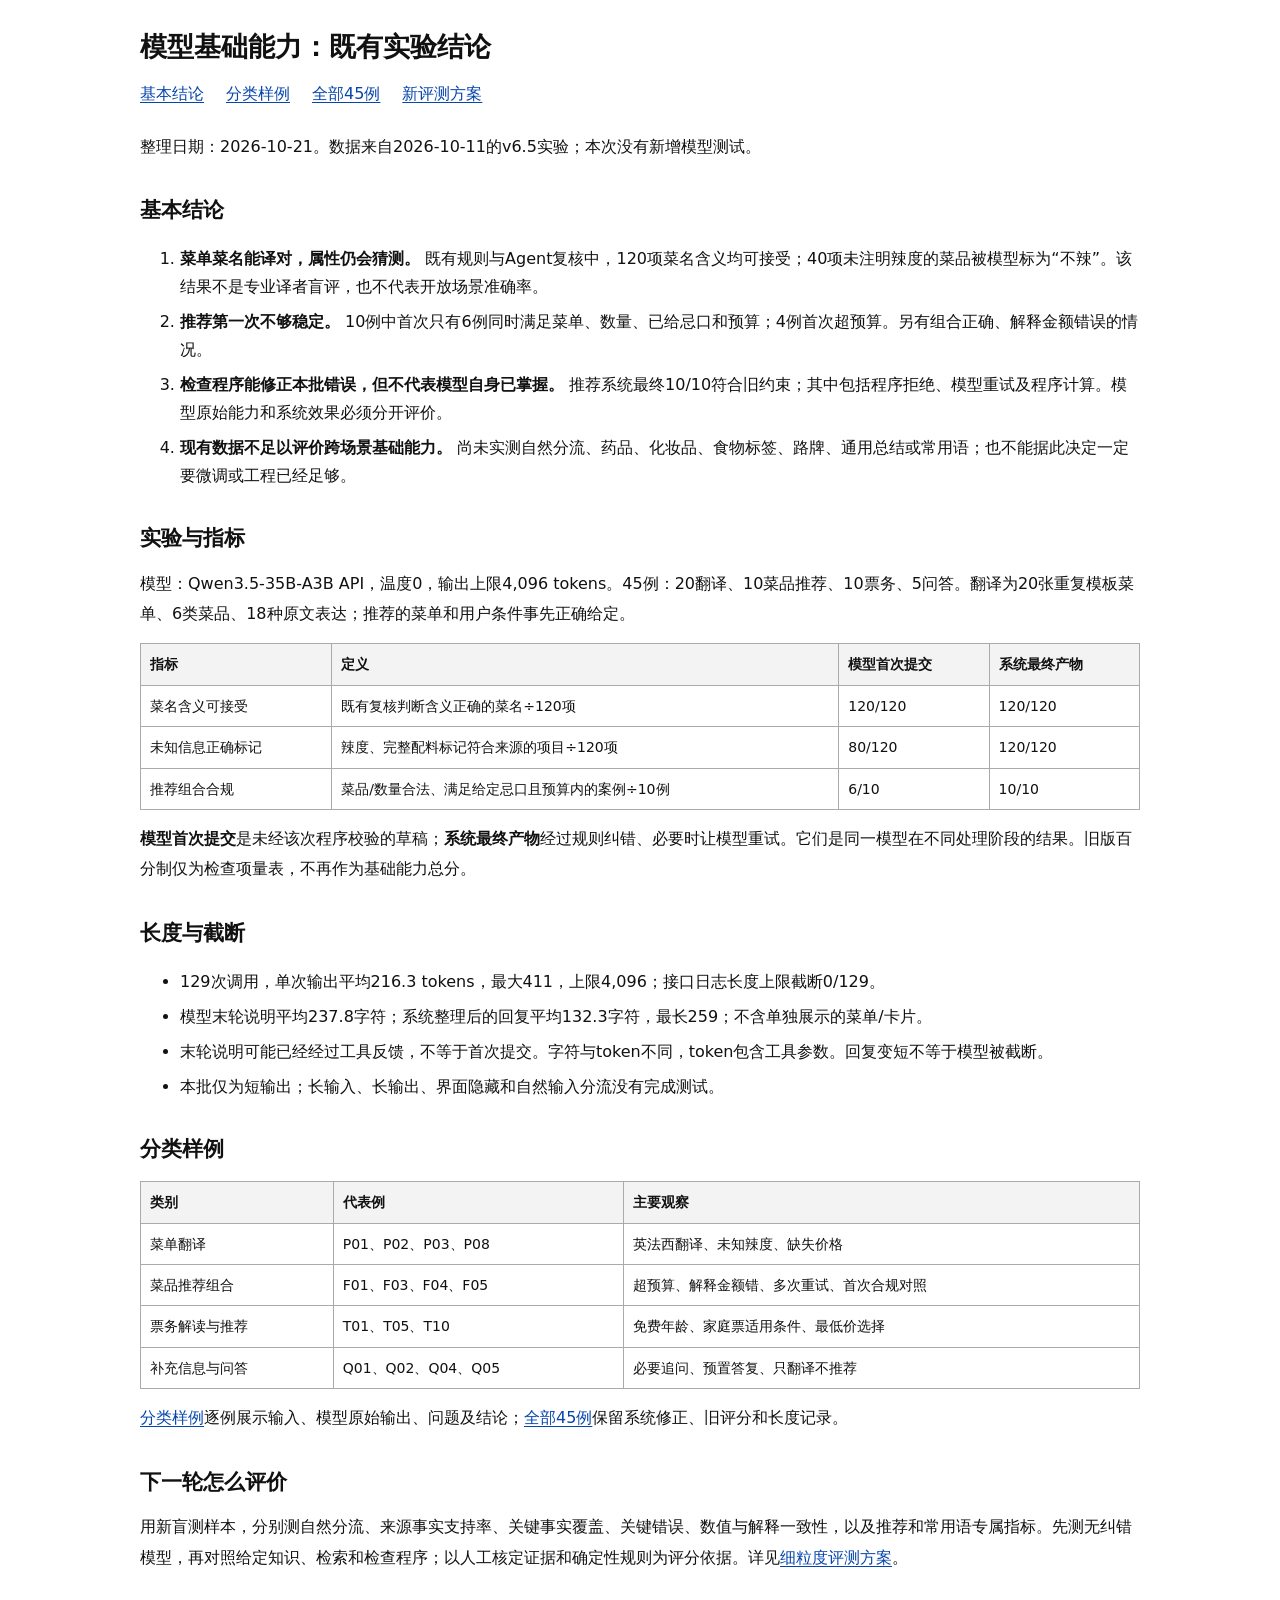
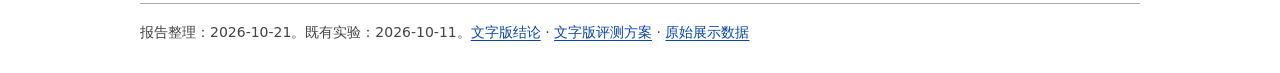
<file: docs/agent-text-report/index.html>
<!doctype html>
<html lang="zh-CN"><head><meta charset="utf-8"><meta name="viewport" content="width=device-width,initial-scale=1"><title>模型基础能力：既有实验结论</title><link rel="stylesheet" href="assets/style.css"></head><body><main><h1>模型基础能力：既有实验结论</h1><nav><a href="index.html">基本结论</a><a href="examples.html">分类样例</a><a href="all-cases.html">全部45例</a><a href="evaluation-design.html">新评测方案</a></nav><p>整理日期：2026-10-21。数据来自2026-10-11的v6.5实验；本次没有新增模型测试。</p>
<h2>基本结论</h2>
<ol><li><b>菜单菜名能译对，属性仍会猜测。</b> 既有规则与Agent复核中，120项菜名含义均可接受；40项未注明辣度的菜品被模型标为“不辣”。该结果不是专业译者盲评，也不代表开放场景准确率。</li><li><b>推荐第一次不够稳定。</b> 10例中首次只有6例同时满足菜单、数量、已给忌口和预算；4例首次超预算。另有组合正确、解释金额错误的情况。</li><li><b>检查程序能修正本批错误，但不代表模型自身已掌握。</b> 推荐系统最终10/10符合旧约束；其中包括程序拒绝、模型重试及程序计算。模型原始能力和系统效果必须分开评价。</li><li><b>现有数据不足以评价跨场景基础能力。</b> 尚未实测自然分流、药品、化妆品、食物标签、路牌、通用总结或常用语；也不能据此决定一定要微调或工程已经足够。</li></ol>
<h2>实验与指标</h2>
<p>模型：Qwen3.5-35B-A3B API，温度0，输出上限4,096 tokens。45例：20翻译、10菜品推荐、10票务、5问答。翻译为20张重复模板菜单、6类菜品、18种原文表达；推荐的菜单和用户条件事先正确给定。</p>
<div class="table-wrap"><table><thead><tr><th>指标</th><th>定义</th><th>模型首次提交</th><th>系统最终产物</th></tr></thead><tbody><tr><td>菜名含义可接受</td><td>既有复核判断含义正确的菜名÷120项</td><td>120/120</td><td>120/120</td></tr><tr><td>未知信息正确标记</td><td>辣度、完整配料标记符合来源的项目÷120项</td><td>80/120</td><td>120/120</td></tr><tr><td>推荐组合合规</td><td>菜品/数量合法、满足给定忌口且预算内的案例÷10例</td><td>6/10</td><td>10/10</td></tr></tbody></table></div>
<p><b>模型首次提交</b>是未经该次程序校验的草稿；<b>系统最终产物</b>经过规则纠错、必要时让模型重试。它们是同一模型在不同处理阶段的结果。旧版百分制仅为检查项量表，不再作为基础能力总分。</p>
<h2>长度与截断</h2>
<ul><li>129次调用，单次输出平均216.3 tokens，最大411，上限4,096；接口日志长度上限截断0/129。</li><li>模型末轮说明平均237.8字符；系统整理后的回复平均132.3字符，最长259；不含单独展示的菜单/卡片。</li><li>末轮说明可能已经经过工具反馈，不等于首次提交。字符与token不同，token包含工具参数。回复变短不等于模型被截断。</li><li>本批仅为短输出；长输入、长输出、界面隐藏和自然输入分流没有完成测试。</li></ul>
<h2>分类样例</h2>
<div class="table-wrap"><table><thead><tr><th>类别</th><th>代表例</th><th>主要观察</th></tr></thead><tbody><tr><td>菜单翻译</td><td>P01、P02、P03、P08</td><td>英法西翻译、未知辣度、缺失价格</td></tr><tr><td>菜品推荐组合</td><td>F01、F03、F04、F05</td><td>超预算、解释金额错、多次重试、首次合规对照</td></tr><tr><td>票务解读与推荐</td><td>T01、T05、T10</td><td>免费年龄、家庭票适用条件、最低价选择</td></tr><tr><td>补充信息与问答</td><td>Q01、Q02、Q04、Q05</td><td>必要追问、预置答复、只翻译不推荐</td></tr></tbody></table></div>
<p><a href="examples.html">分类样例</a>逐例展示输入、模型原始输出、问题及结论；<a href="all-cases.html">全部45例</a>保留系统修正、旧评分和长度记录。</p>
<h2>下一轮怎么评价</h2>
<p>用新盲测样本，分别测自然分流、来源事实支持率、关键事实覆盖、关键错误、数值与解释一致性，以及推荐和常用语专属指标。先测无纠错模型，再对照给定知识、检索和检查程序；以人工核定证据和确定性规则为评分依据。详见<a href="evaluation-design.html">细粒度评测方案</a>。</p><footer>报告整理：2026-10-21。既有实验：2026-10-11。<a href="report.md">文字版结论</a> · <a href="evaluation-design.md">文字版评测方案</a> · <a href="data/cases.json">原始展示数据</a></footer></main></body></html>
</file>
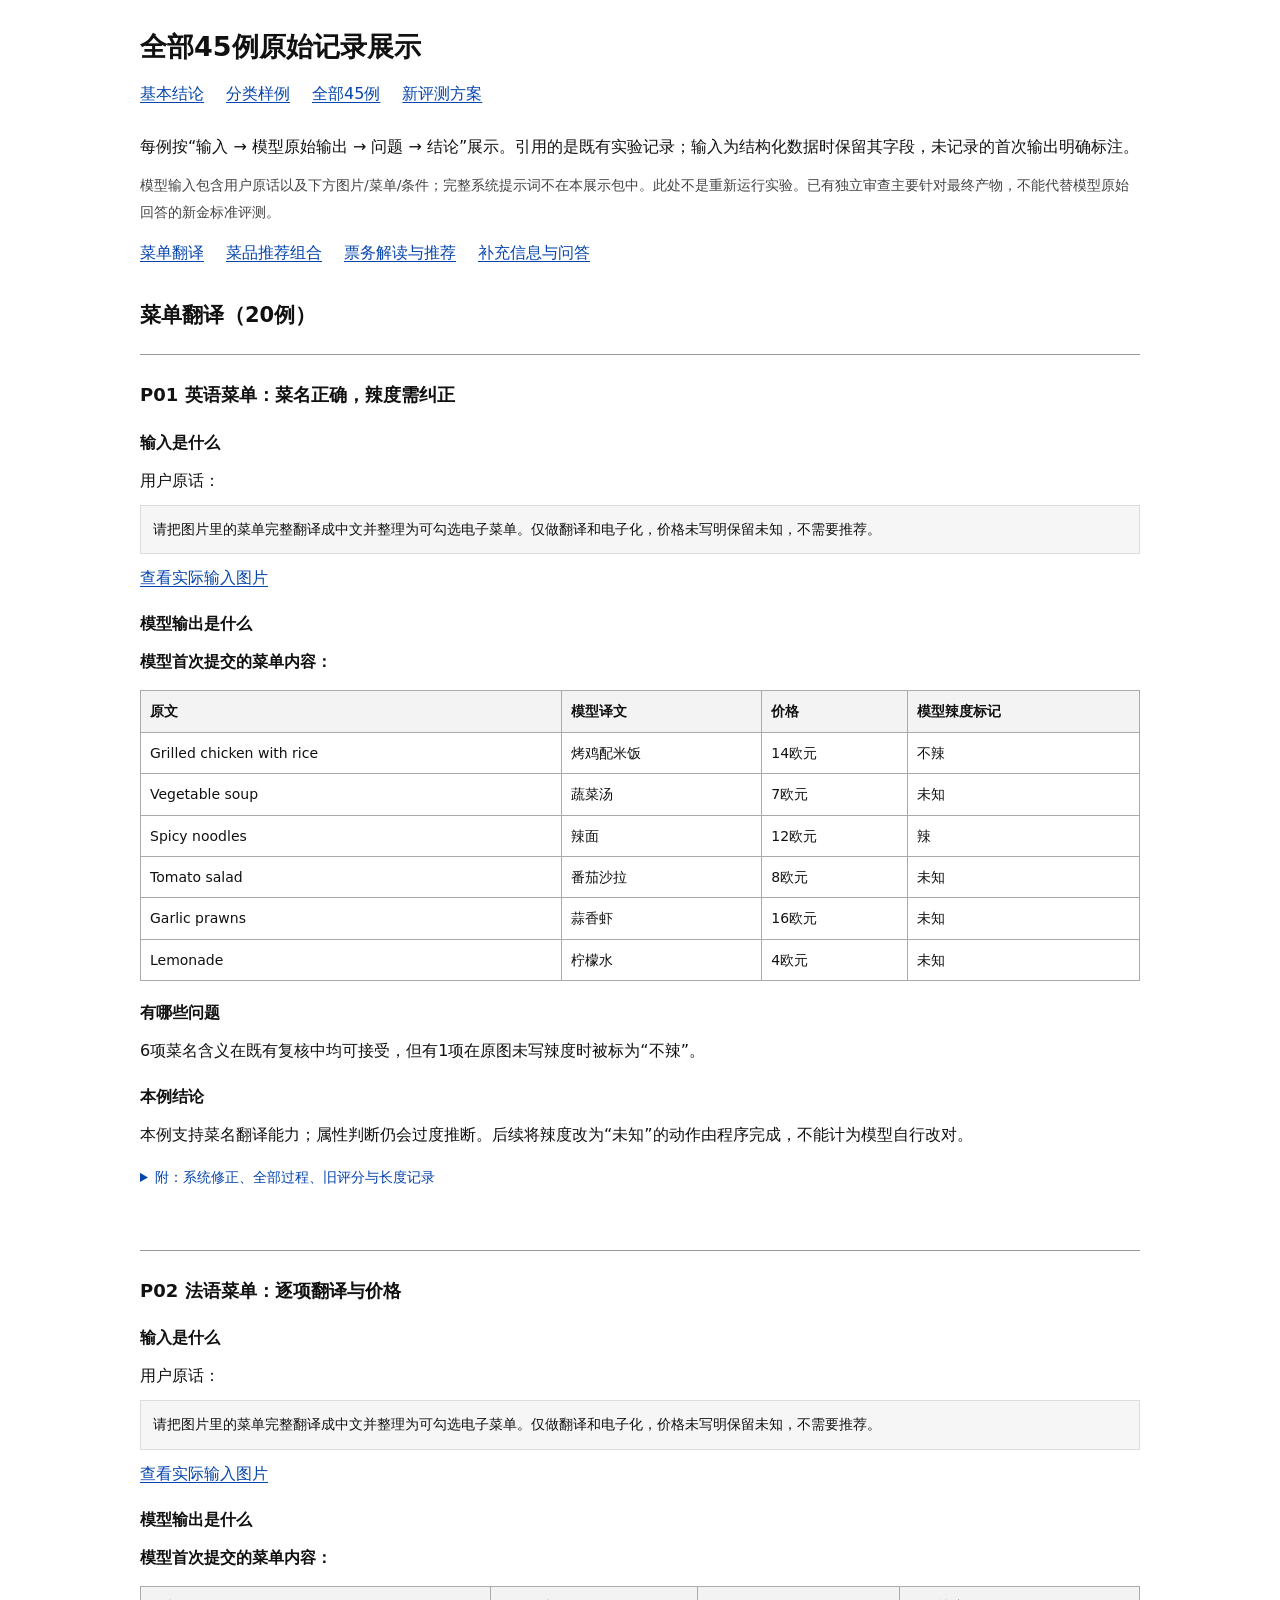
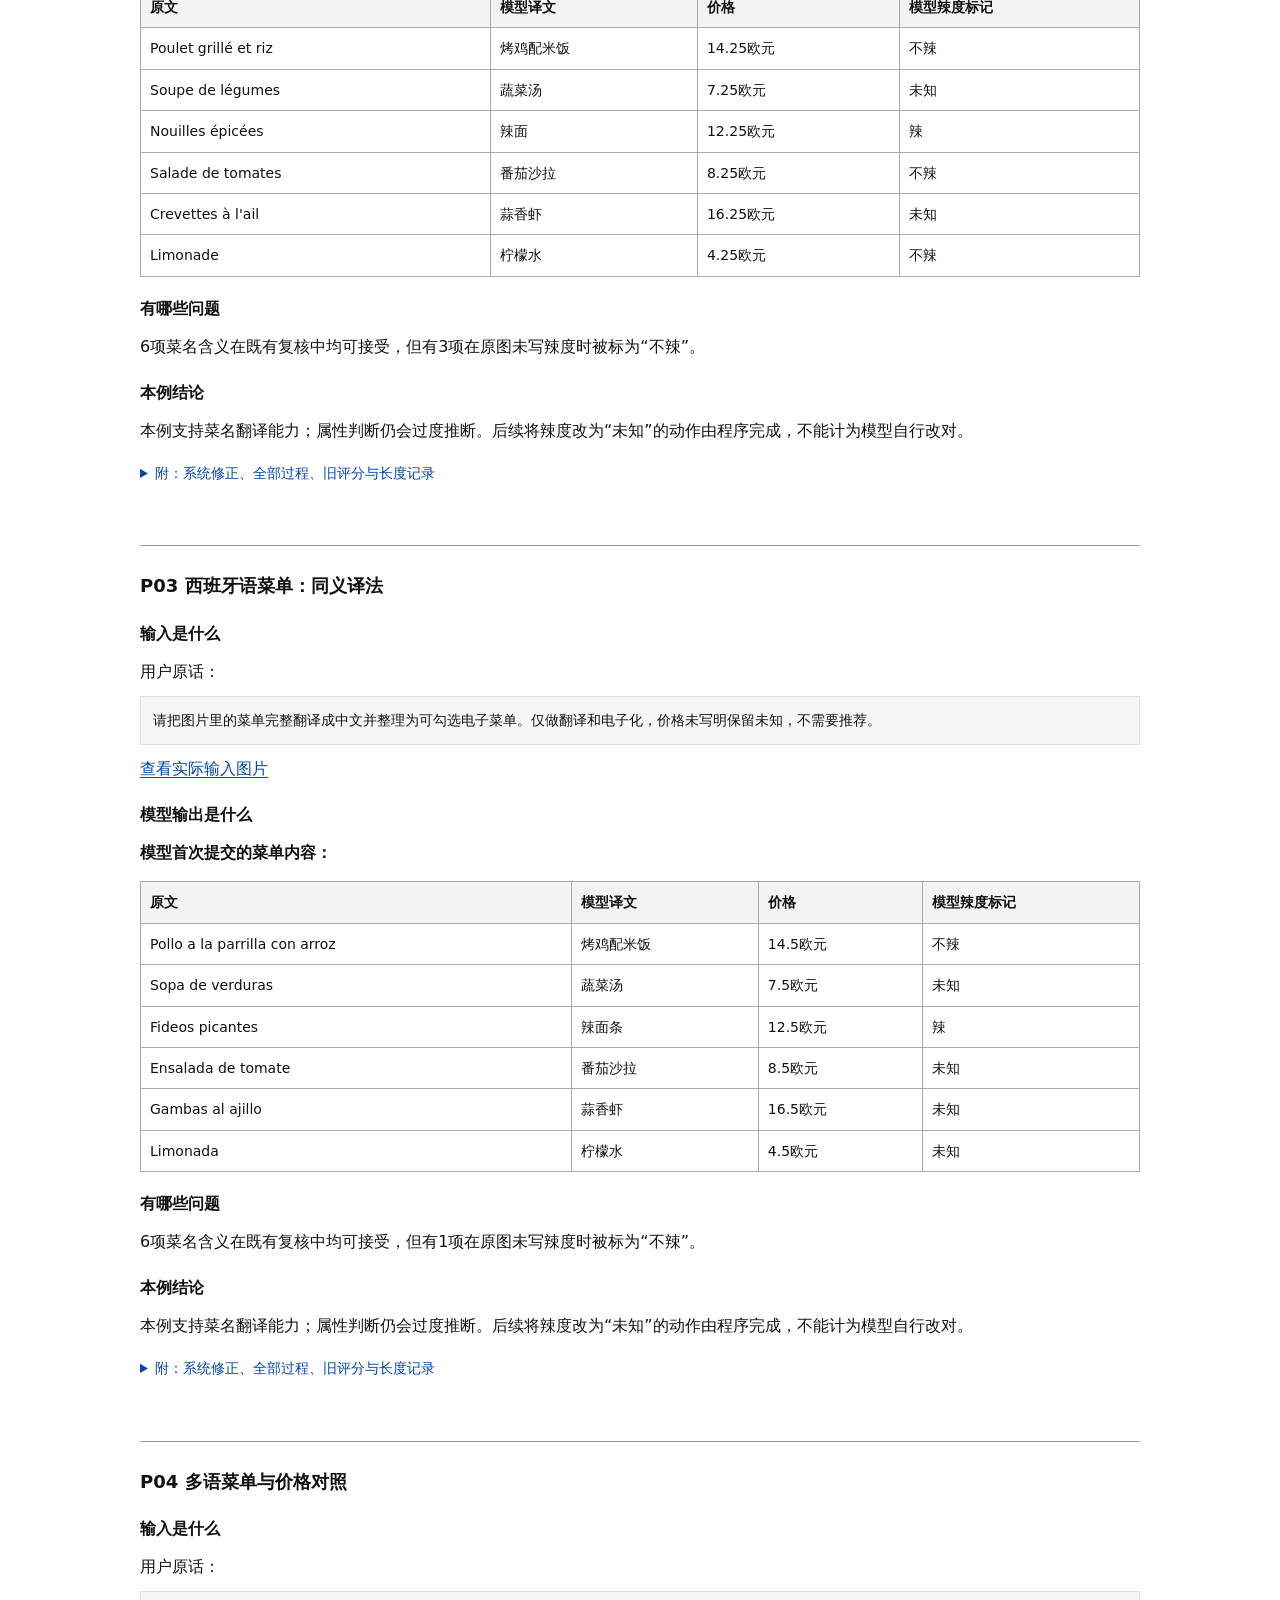
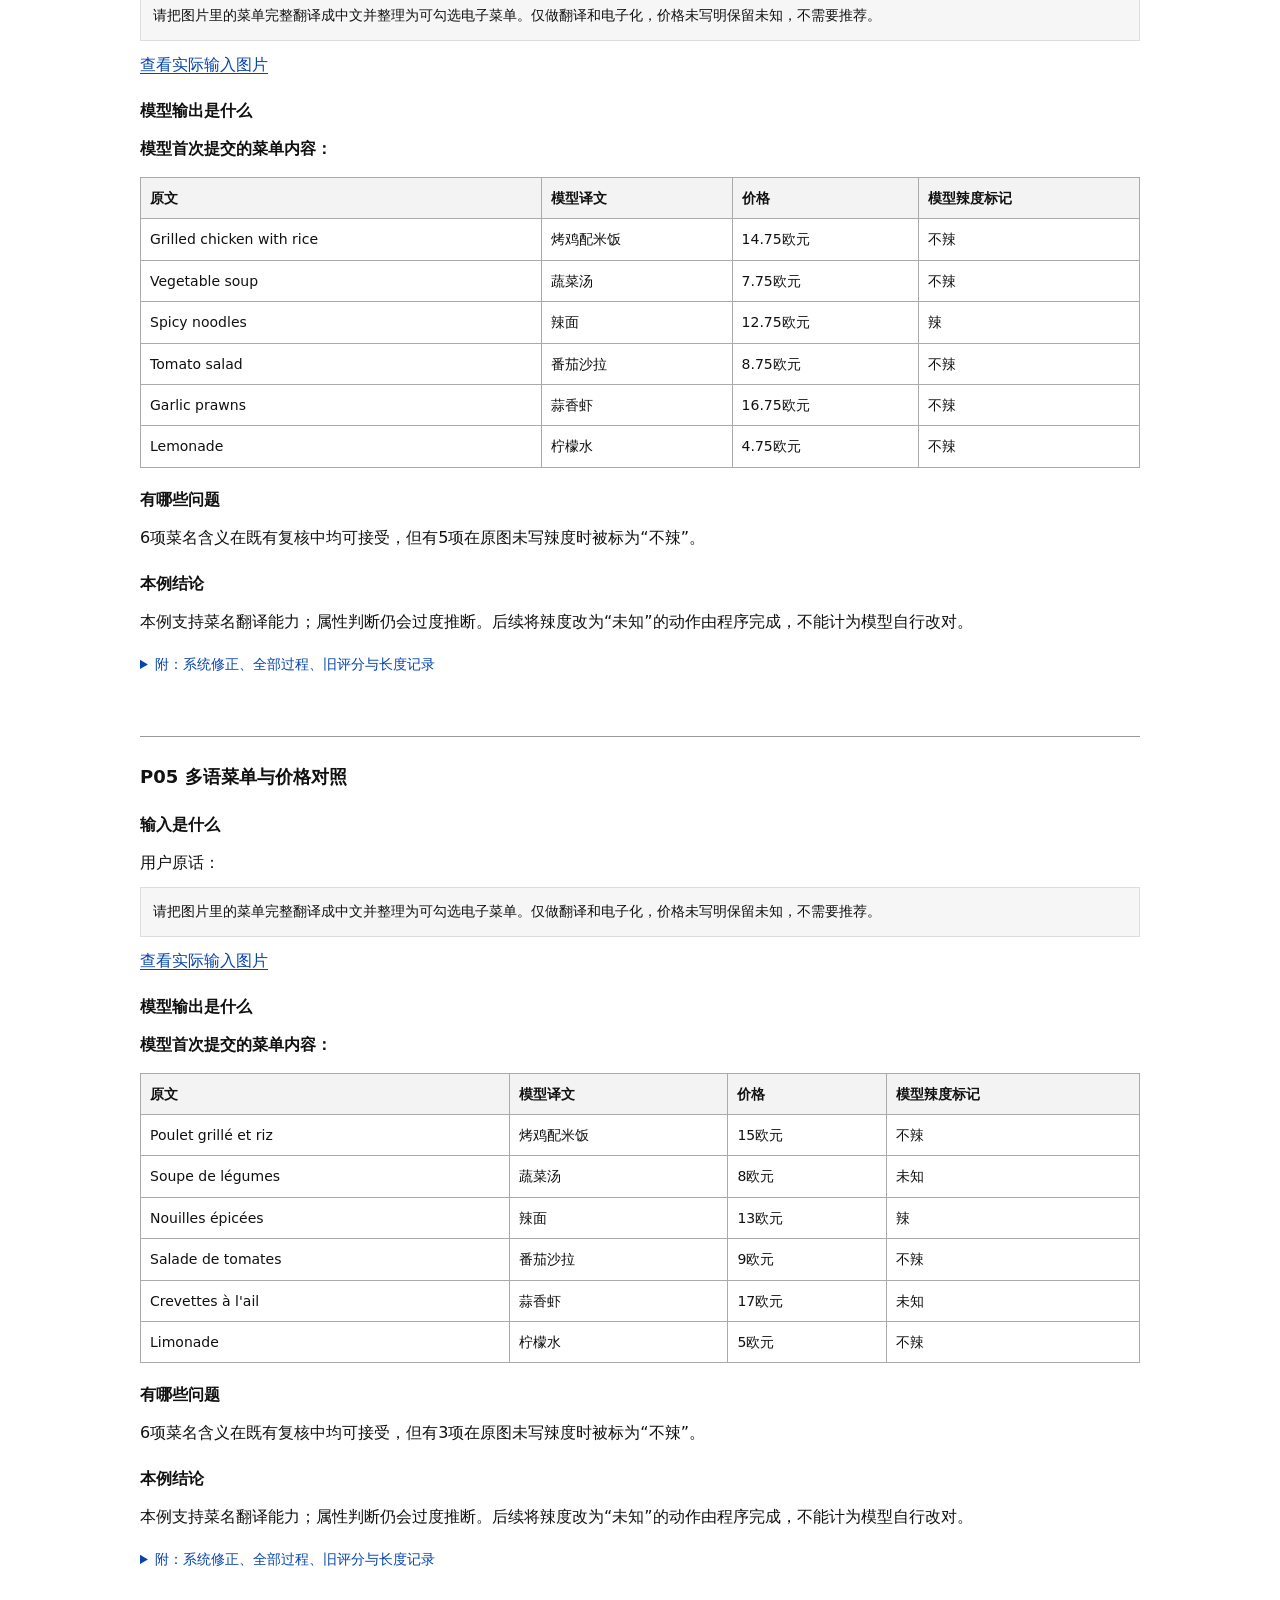
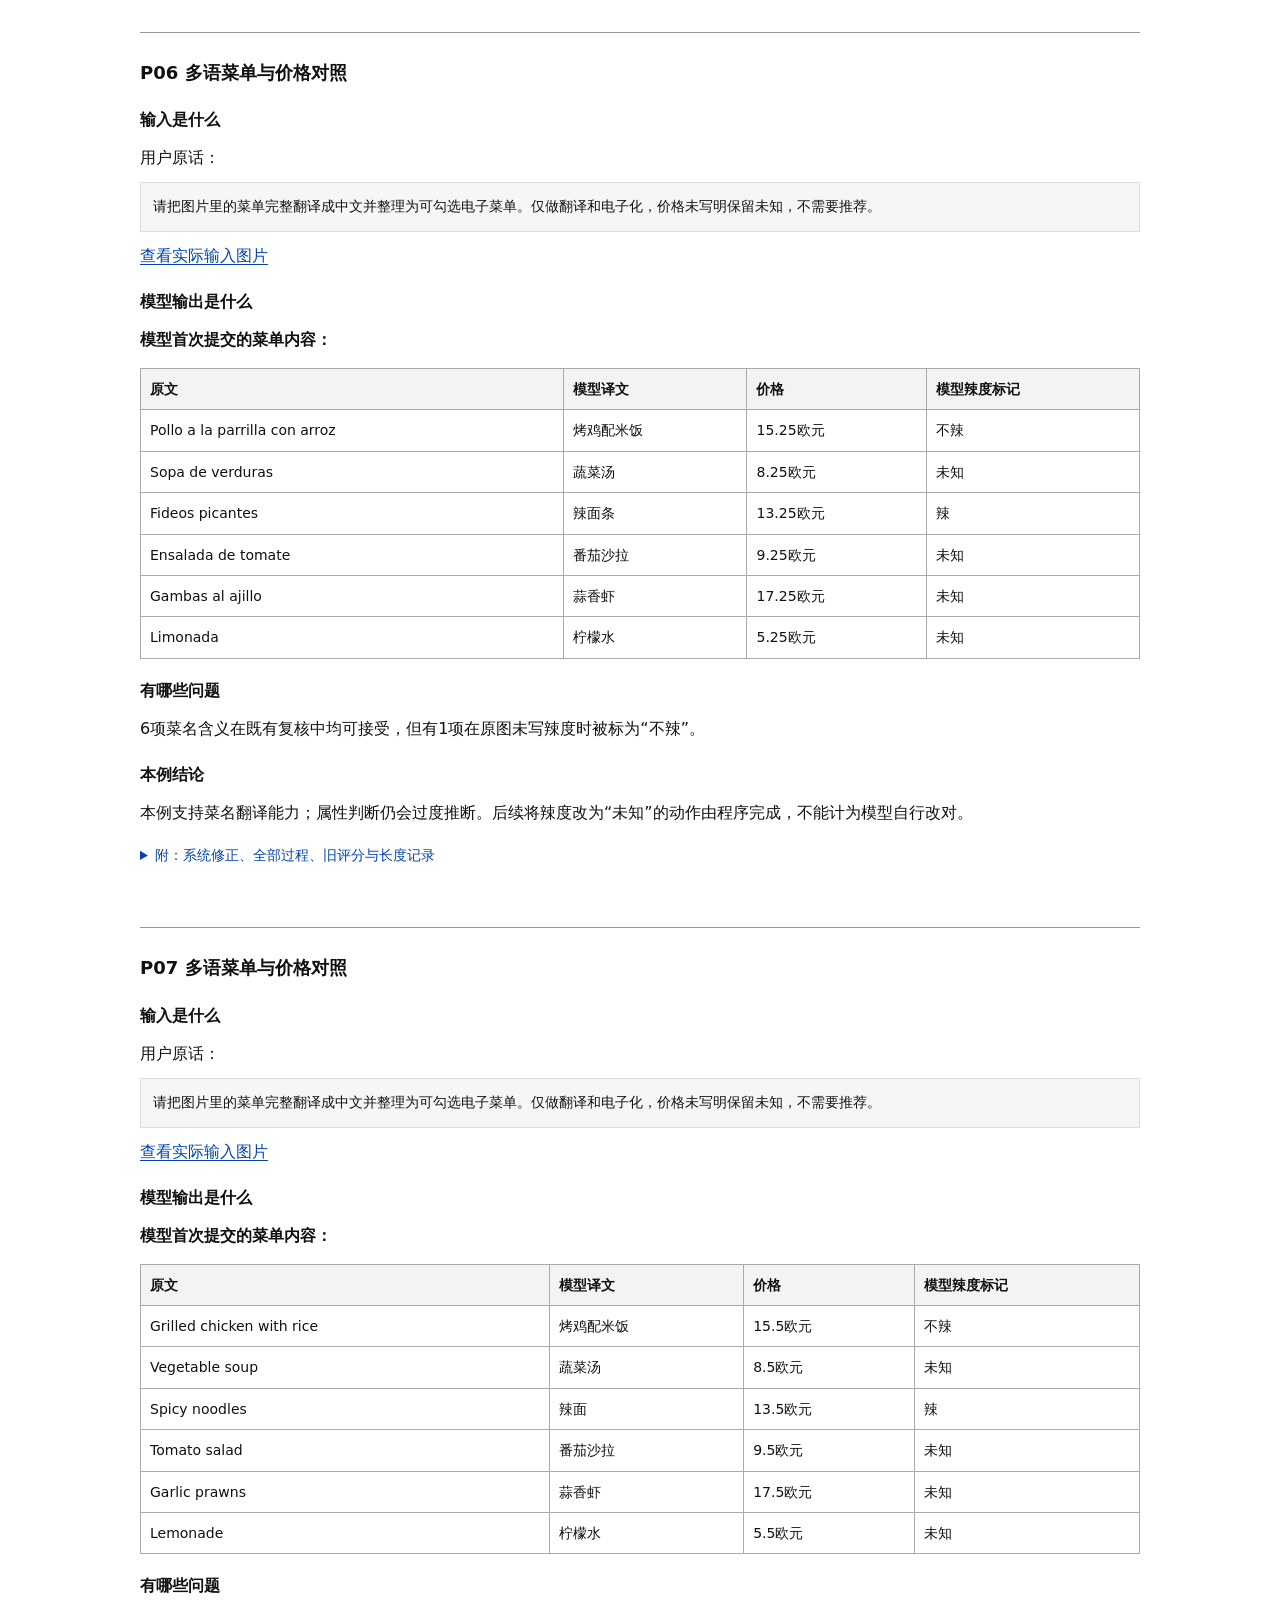
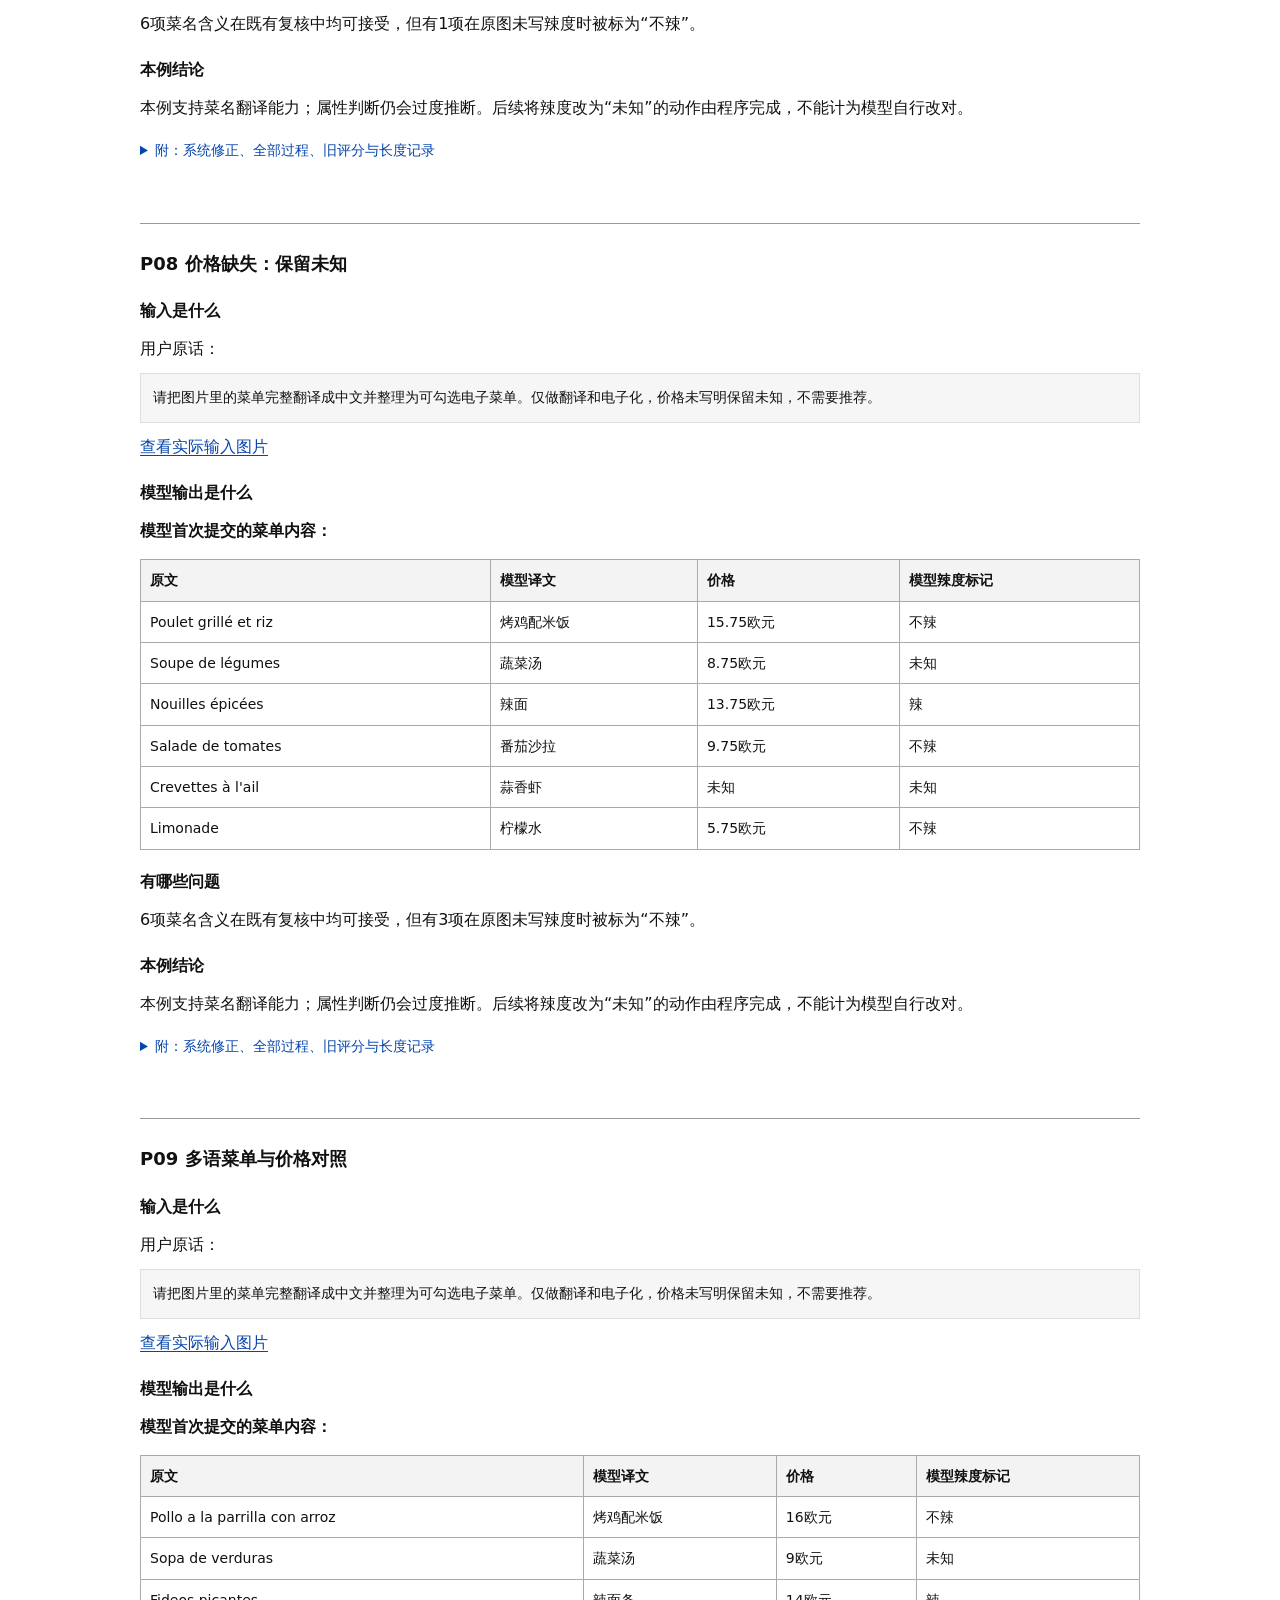
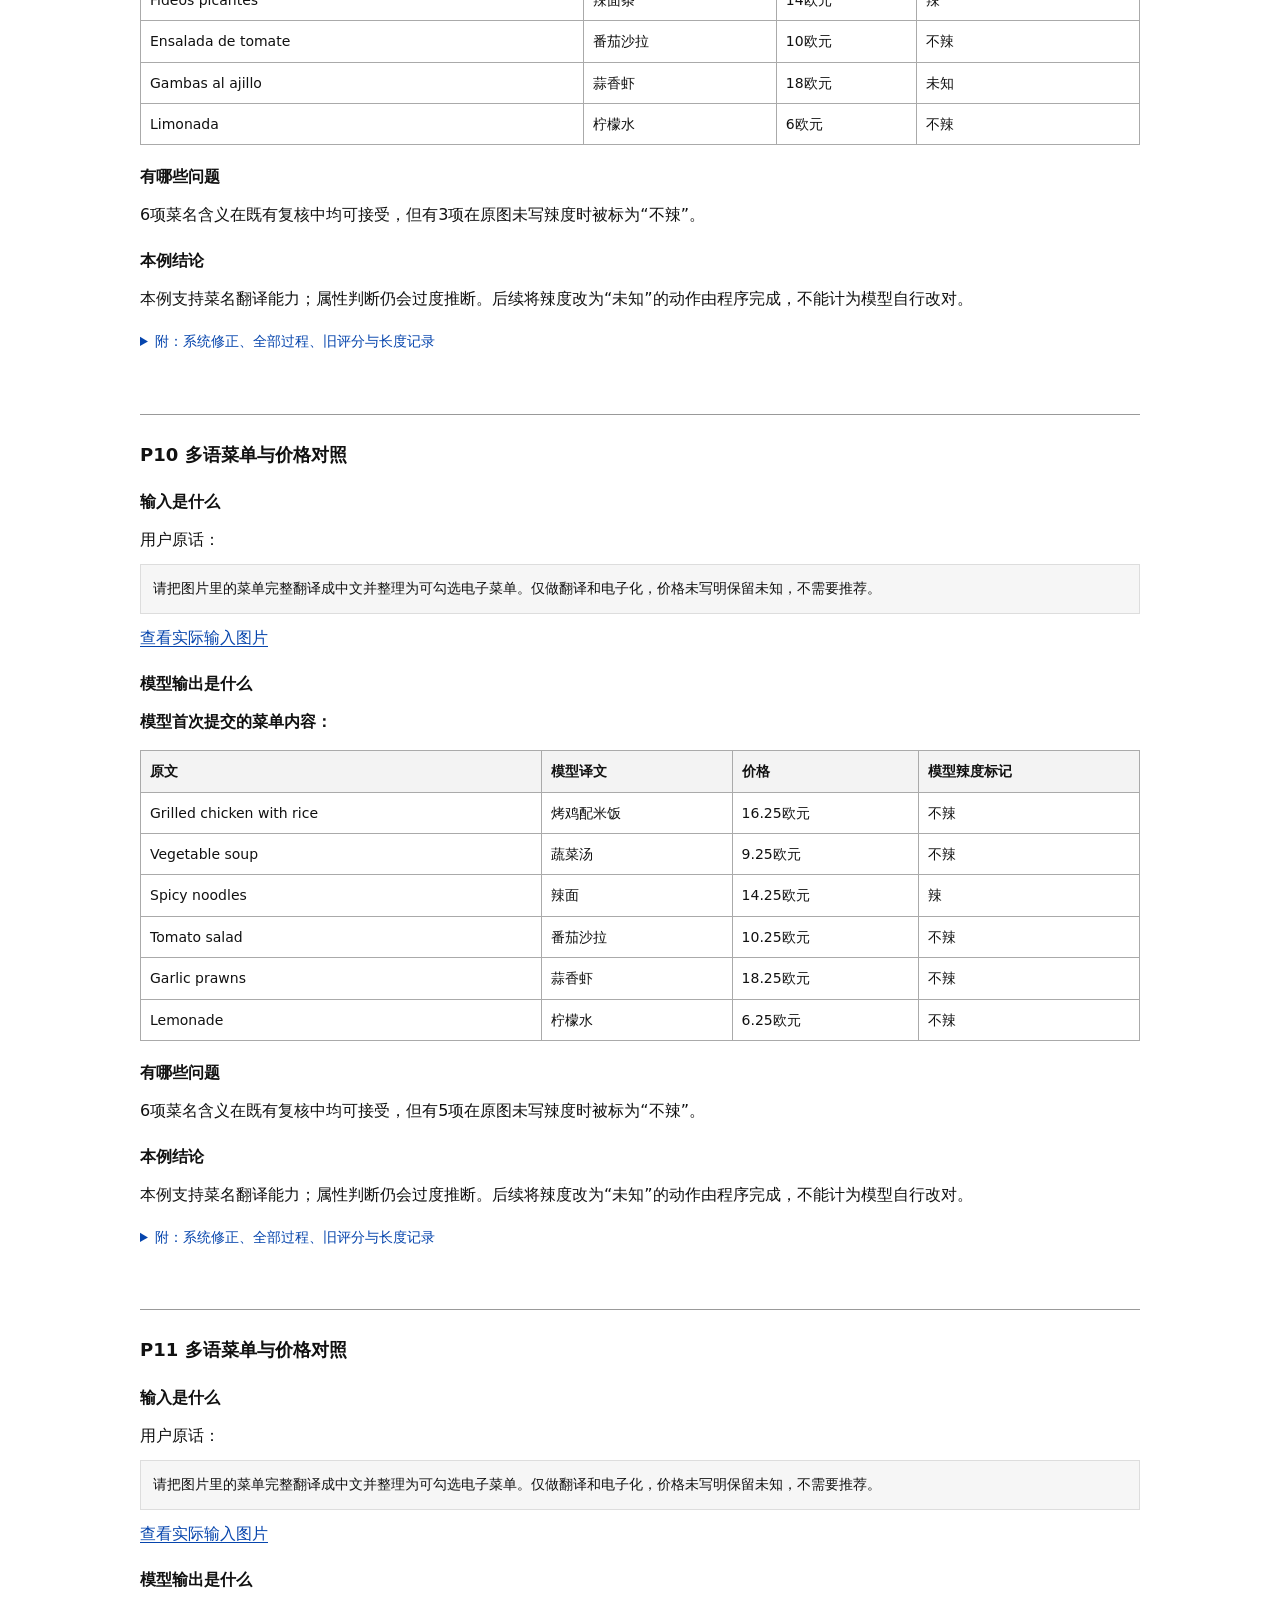
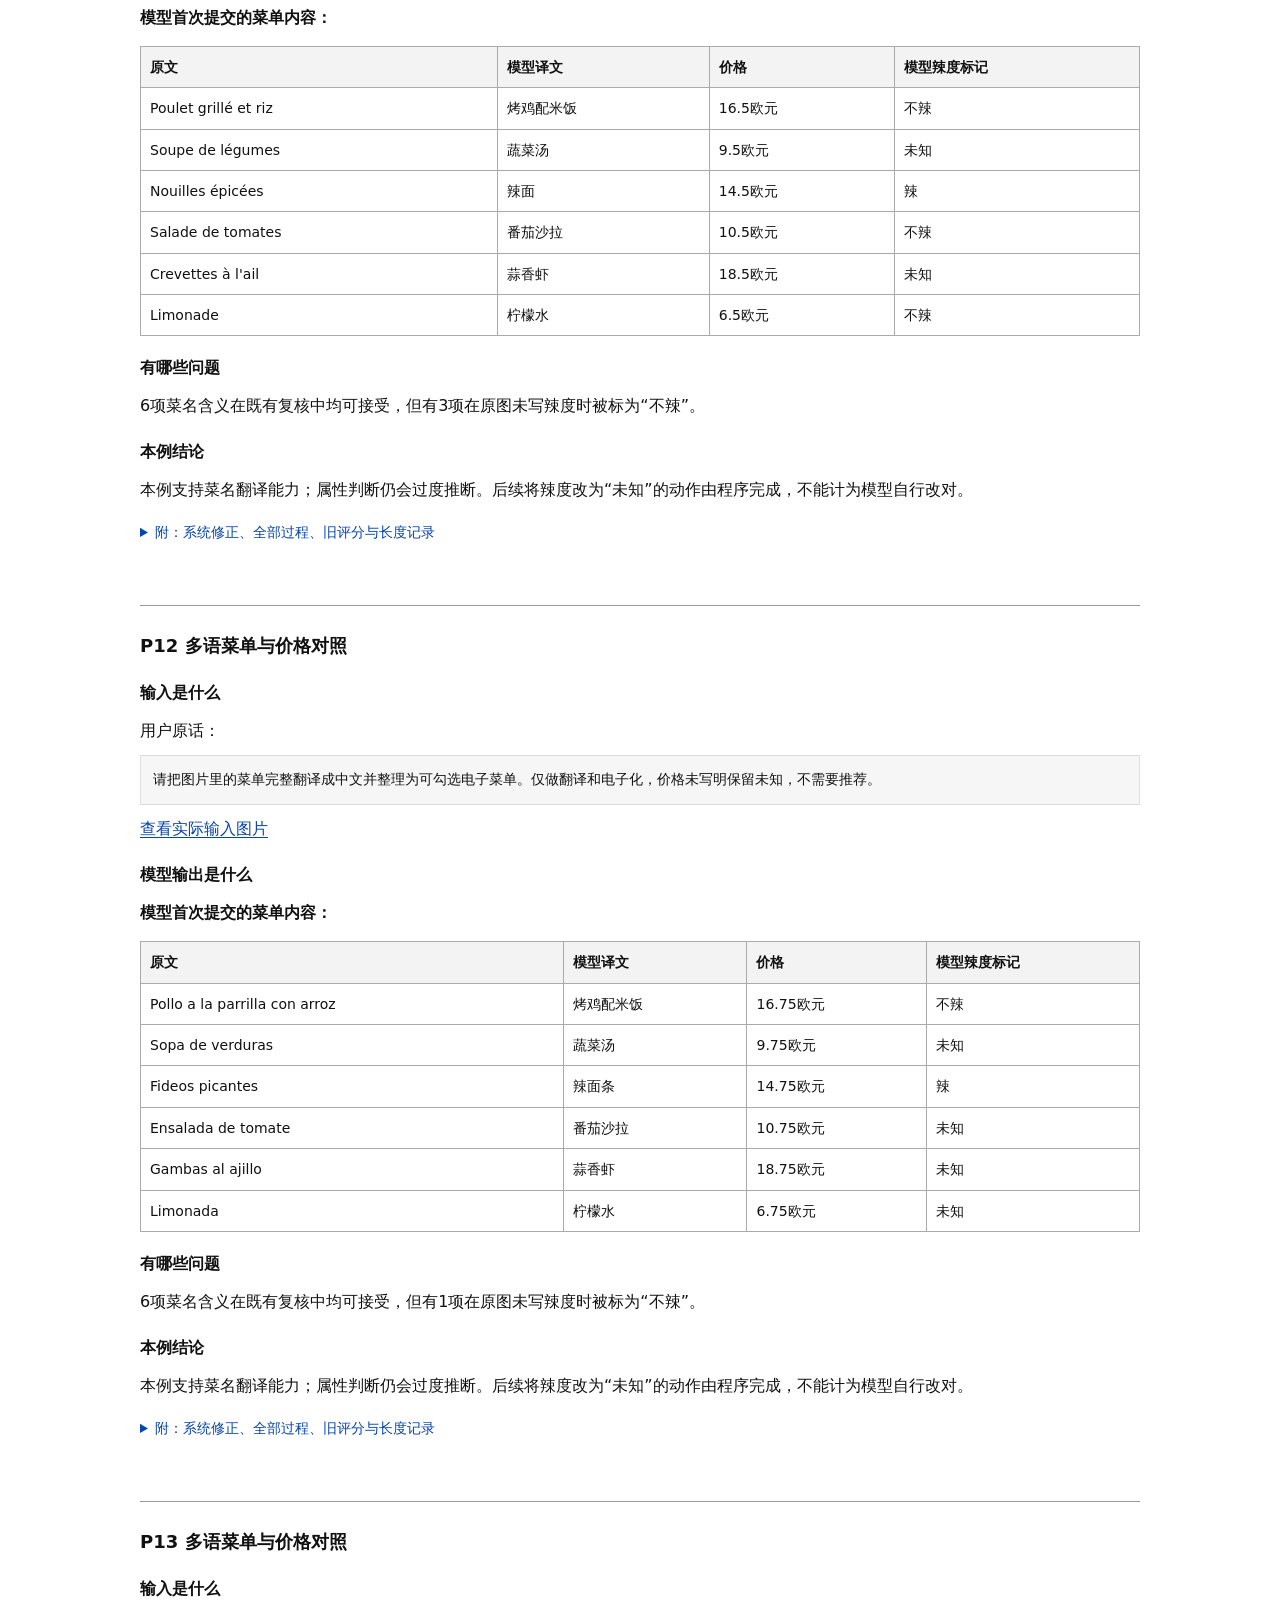
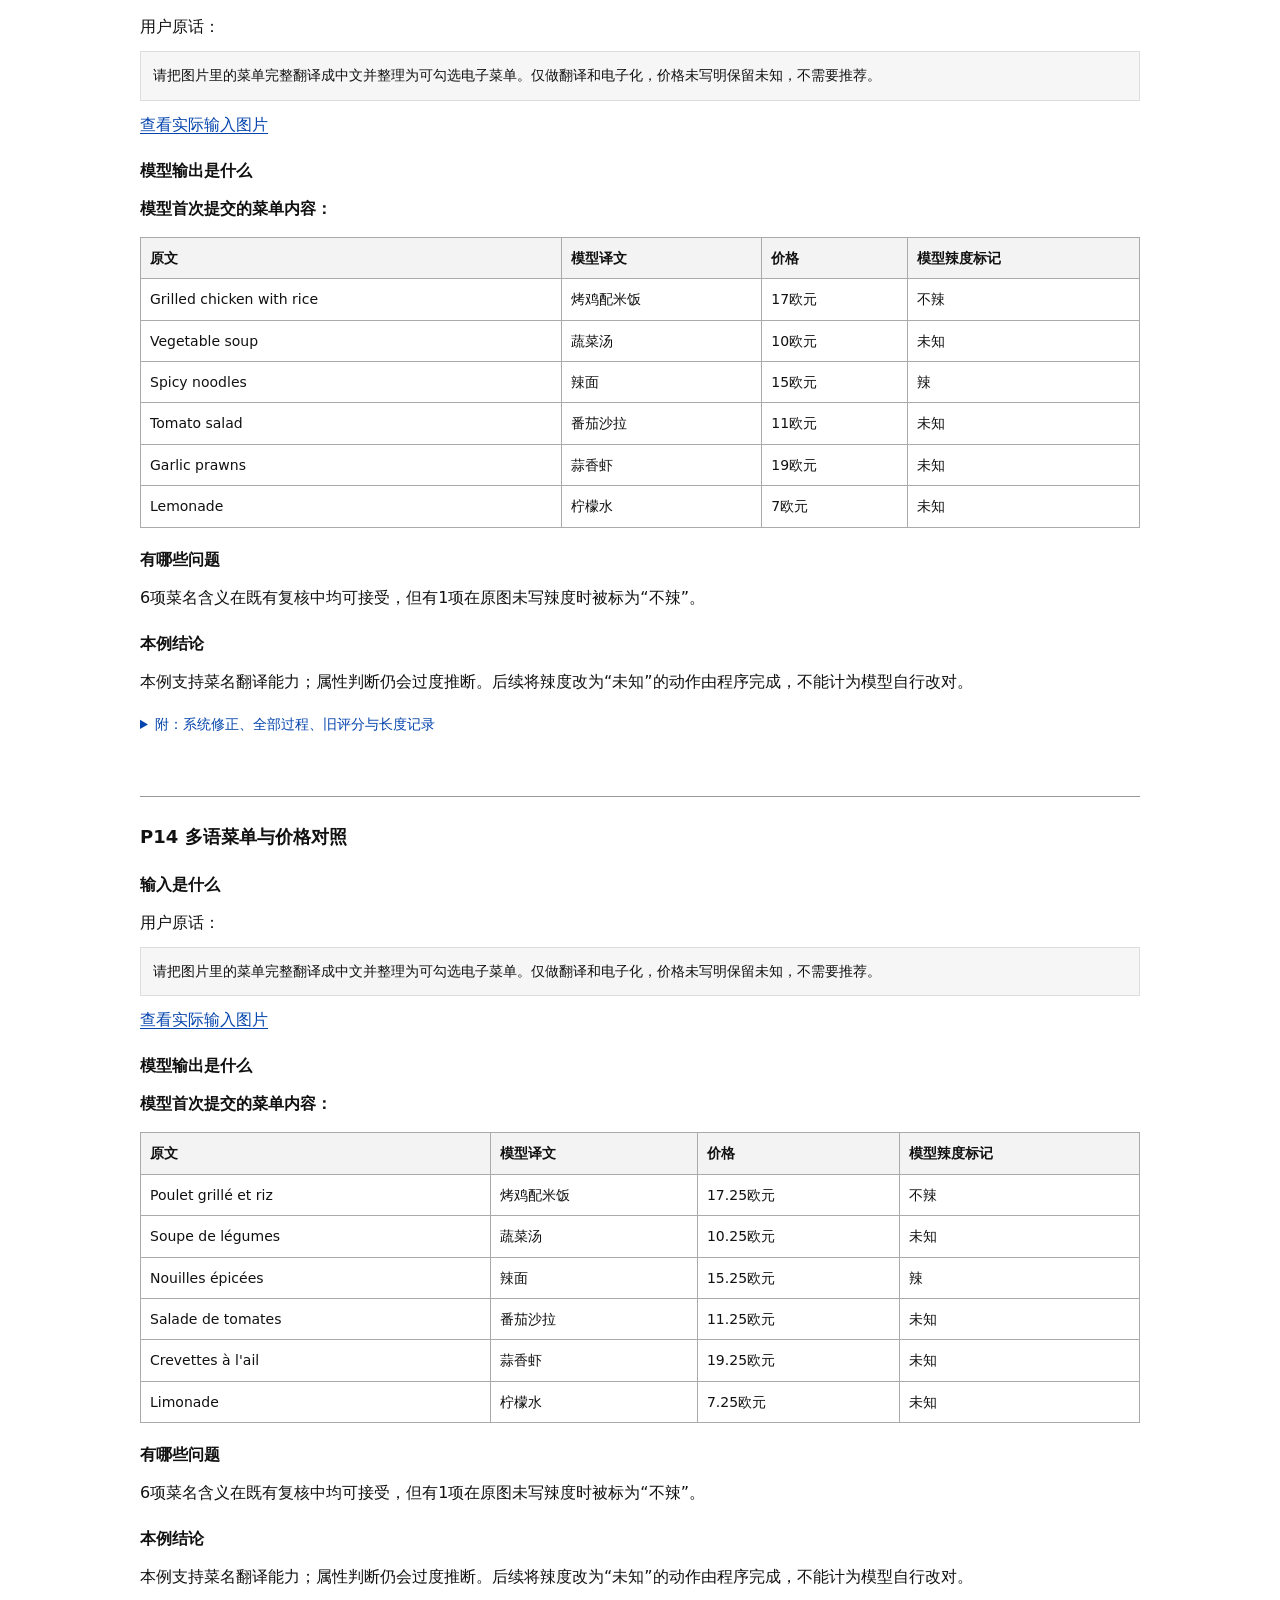
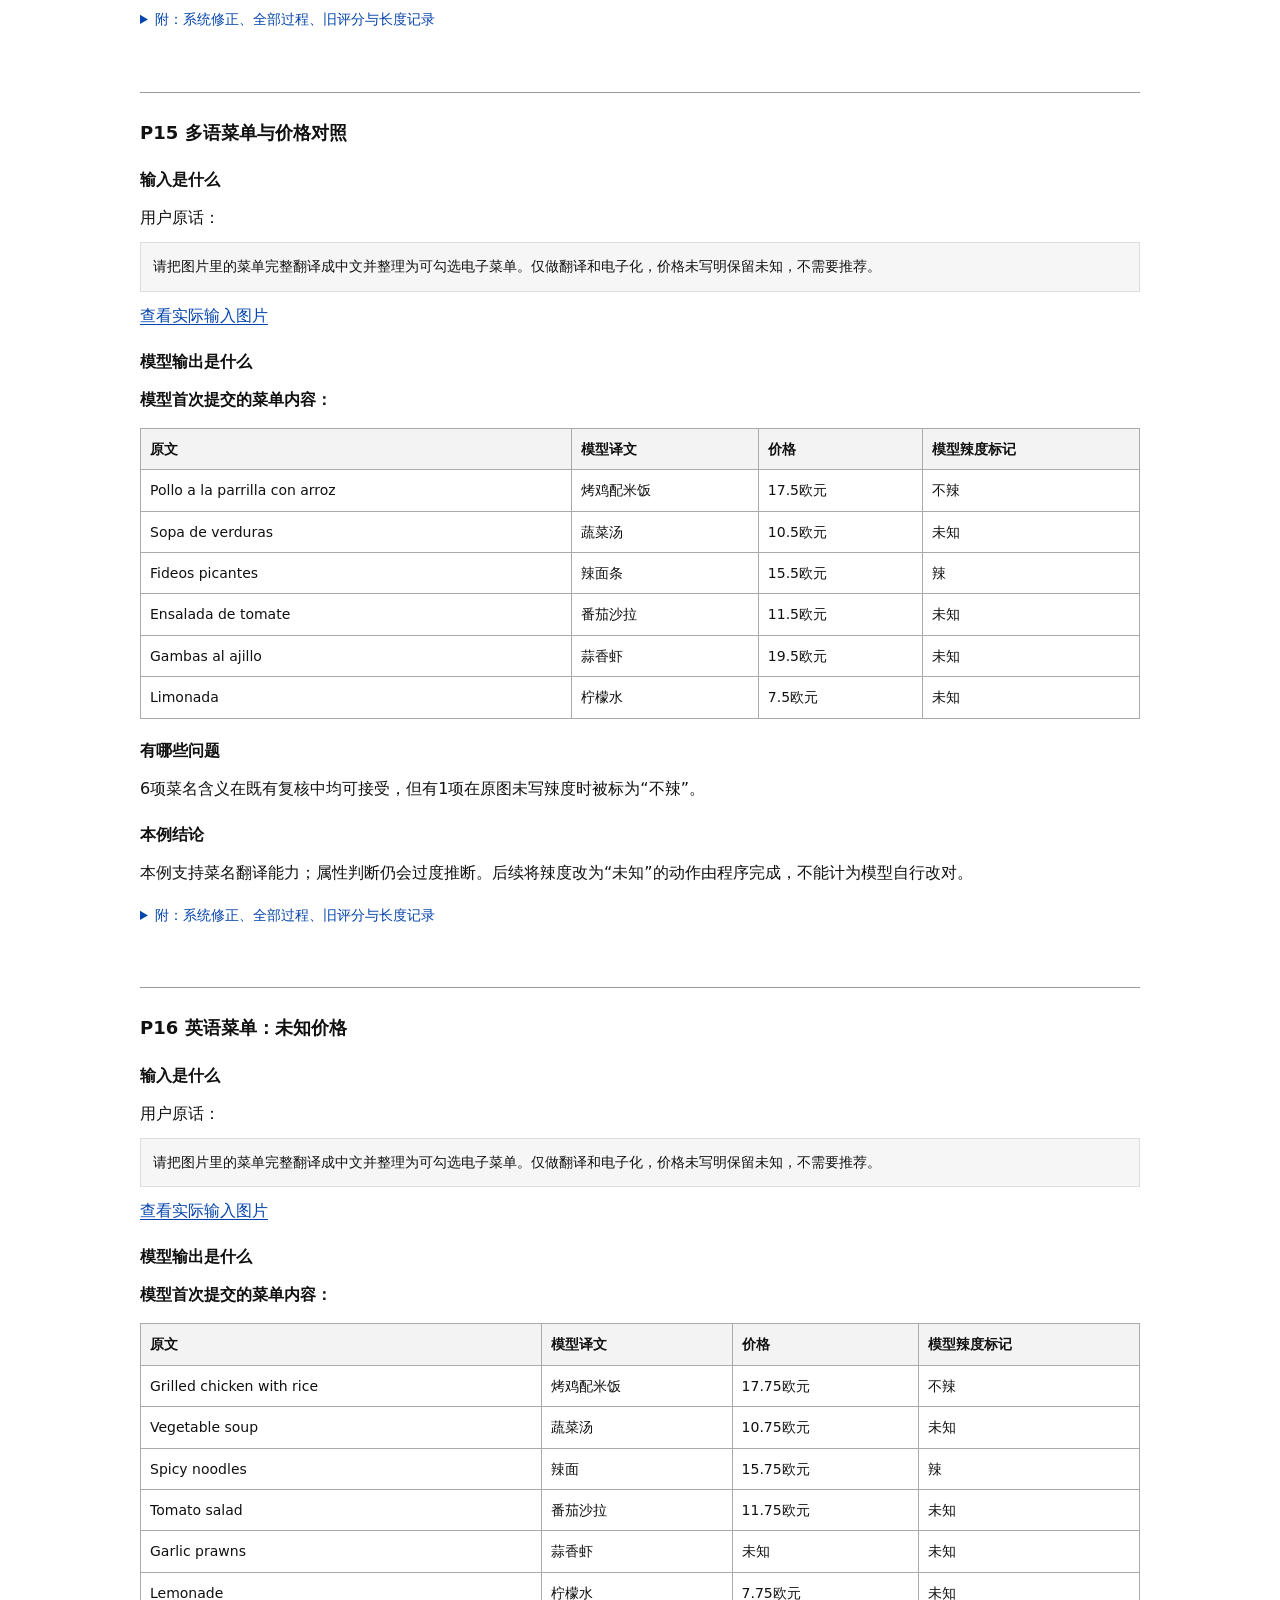
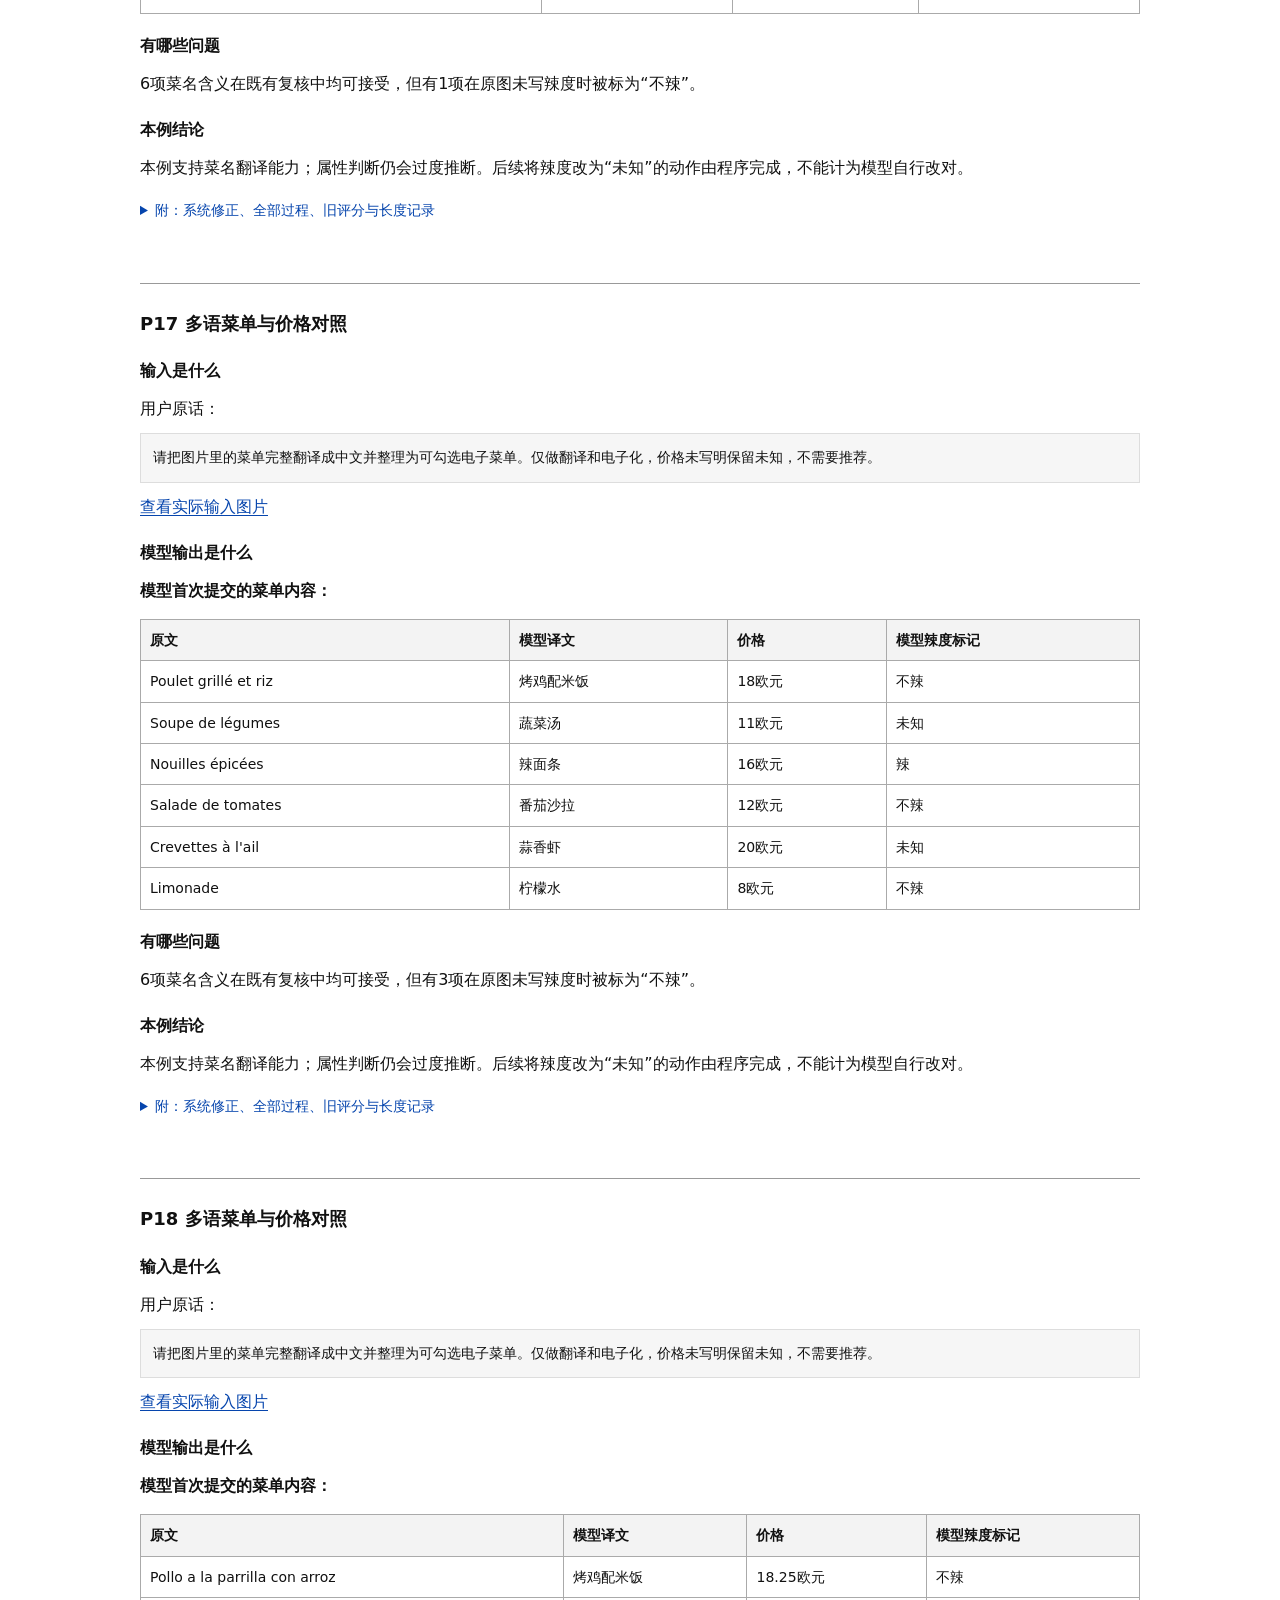
<file: docs/agent-text-report/all-cases.html>
<!doctype html>
<html lang="zh-CN"><head><meta charset="utf-8"><meta name="viewport" content="width=device-width,initial-scale=1"><title>全部45例原始记录展示</title><link rel="stylesheet" href="assets/style.css"></head><body><main><h1>全部45例原始记录展示</h1><nav><a href="index.html">基本结论</a><a href="examples.html">分类样例</a><a href="all-cases.html">全部45例</a><a href="evaluation-design.html">新评测方案</a></nav><p>每例按“输入 → 模型原始输出 → 问题 → 结论”展示。引用的是既有实验记录；输入为结构化数据时保留其字段，未记录的首次输出明确标注。</p><p class="note">模型输入包含用户原话以及下方图片/菜单/条件；完整系统提示词不在本展示包中。此处不是重新运行实验。已有独立审查主要针对最终产物，不能代替模型原始回答的新金标准评测。</p><nav><a href="#paper">菜单翻译</a><a href="#food">菜品推荐组合</a><a href="#ticket">票务解读与推荐</a><a href="#interactive">补充信息与问答</a></nav><section id="paper"><h2>菜单翻译（20例）</h2><article id="case-P01"><h3>P01 英语菜单：菜名正确，辣度需纠正</h3><h4>输入是什么</h4><p>用户原话：</p><pre>请把图片里的菜单完整翻译成中文并整理为可勾选电子菜单。仅做翻译和电子化，价格未写明保留未知，不需要推荐。</pre><p><a href="assets/menus/P01.jpg">查看实际输入图片</a></p><h4>模型输出是什么</h4><p><b>模型首次提交的菜单内容：</b></p><div class="table-wrap"><table><thead><tr><th>原文</th><th>模型译文</th><th>价格</th><th>模型辣度标记</th></tr></thead><tbody><tr><td>Grilled chicken with rice</td><td>烤鸡配米饭</td><td>14欧元</td><td>不辣</td></tr><tr><td>Vegetable soup</td><td>蔬菜汤</td><td>7欧元</td><td>未知</td></tr><tr><td>Spicy noodles</td><td>辣面</td><td>12欧元</td><td>辣</td></tr><tr><td>Tomato salad</td><td>番茄沙拉</td><td>8欧元</td><td>未知</td></tr><tr><td>Garlic prawns</td><td>蒜香虾</td><td>16欧元</td><td>未知</td></tr><tr><td>Lemonade</td><td>柠檬水</td><td>4欧元</td><td>未知</td></tr></tbody></table></div><h4>有哪些问题</h4><p>6项菜名含义在既有复核中均可接受，但有1项在原图未写辣度时被标为“不辣”。</p><h4>本例结论</h4><p>本例支持菜名翻译能力；属性判断仍会过度推断。后续将辣度改为“未知”的动作由程序完成，不能计为模型自行改对。</p><details><summary>附：系统修正、全部过程、旧评分与长度记录</summary><h4>系统最终回复</h4><pre>已发布 6 项菜单的原文、译文及价格对照。
未明确标注的辣度保留为未知，请向店员确认。
完整配料尚未确认；如有过敏或忌口，请核实配料及交叉接触。</pre><p>系统保存菜单：</p><div class="table-wrap"><table><thead><tr><th>原文</th><th>最终译文</th><th>价格</th><th>最终辣度</th></tr></thead><tbody><tr><td>Grilled chicken with rice</td><td>烤鸡配米饭</td><td>14欧元</td><td>未知</td></tr><tr><td>Vegetable soup</td><td>蔬菜汤</td><td>7欧元</td><td>未知</td></tr><tr><td>Spicy noodles</td><td>辣面</td><td>12欧元</td><td>辣</td></tr><tr><td>Tomato salad</td><td>番茄沙拉</td><td>8欧元</td><td>未知</td></tr><tr><td>Garlic prawns</td><td>蒜香虾</td><td>16欧元</td><td>未知</td></tr><tr><td>Lemonade</td><td>柠檬水</td><td>4欧元</td><td>未知</td></tr></tbody></table></div><h4>旧版检查量表记录</h4><p>这是事后检查项分数，不是专业语言质量或基础能力总分。</p><div class="table-wrap"><table><thead><tr><th>阶段</th><th>检查分</th></tr></thead><tbody><tr><td>模型首次提交</td><td>96.67/100</td></tr><tr><td>系统最终产物</td><td>100.00/100</td></tr></tbody></table></div><pre>{
  &quot;first_draft&quot;: {
    &quot;semantic_correct_items&quot;: 6,
    &quot;price_currency_correct_items&quot;: 6,
    &quot;uncertainty_correct_items&quot;: 5,
    &quot;covered_items&quot;: 6,
    &quot;exact_coverage&quot;: true,
    &quot;score_100&quot;: 96.6667
  },
  &quot;final&quot;: {
    &quot;semantic_correct_items&quot;: 6,
    &quot;price_currency_correct_items&quot;: 6,
    &quot;uncertainty_correct_items&quot;: 6,
    &quot;covered_items&quot;: 6,
    &quot;exact_coverage&quot;: true,
    &quot;score_100&quot;: 100.0
  }
}</pre><h4>文字长度与token</h4><div class="table-wrap"><table><thead><tr><th>记录</th><th>数值</th></tr></thead><tbody><tr><td>模型末轮说明字符数</td><td>178</td></tr><tr><td>系统最终回复字符数</td><td>68</td></tr><tr><td>模型调用数</td><td>2</td></tr><tr><td>累计输出tokens</td><td>504</td></tr><tr><td>单次输出峰值tokens</td><td>355</td></tr><tr><td>单次上限tokens</td><td>4096</td></tr><tr><td>长度上限结束次数</td><td>0</td></tr></tbody></table></div><p>字符不含空白及另列菜单；token含工具参数。累计输出不能与单次上限比较。</p><h4>既有最终结果审查</h4><pre>逐项核对6行原文及中文译文，价格为14.00/7.00/12.00/8.00/16.00/4.00欧，与已目视核验的同源图片一致；仅辣面标辣，其余未知且完整配料未确认；发布菜单完整、最终说明真实，无不必要追问、推荐或订单。</pre><p>原记录SHA-256：<code>9c88848fa299cc625bd09236788cbfdd5a45b375916a9fa15bd97d8311cb8b6a</code></p></details></article><article id="case-P02"><h3>P02 法语菜单：逐项翻译与价格</h3><h4>输入是什么</h4><p>用户原话：</p><pre>请把图片里的菜单完整翻译成中文并整理为可勾选电子菜单。仅做翻译和电子化，价格未写明保留未知，不需要推荐。</pre><p><a href="assets/menus/P02.jpg">查看实际输入图片</a></p><h4>模型输出是什么</h4><p><b>模型首次提交的菜单内容：</b></p><div class="table-wrap"><table><thead><tr><th>原文</th><th>模型译文</th><th>价格</th><th>模型辣度标记</th></tr></thead><tbody><tr><td>Poulet grillé et riz</td><td>烤鸡配米饭</td><td>14.25欧元</td><td>不辣</td></tr><tr><td>Soupe de légumes</td><td>蔬菜汤</td><td>7.25欧元</td><td>未知</td></tr><tr><td>Nouilles épicées</td><td>辣面</td><td>12.25欧元</td><td>辣</td></tr><tr><td>Salade de tomates</td><td>番茄沙拉</td><td>8.25欧元</td><td>不辣</td></tr><tr><td>Crevettes à l&#x27;ail</td><td>蒜香虾</td><td>16.25欧元</td><td>未知</td></tr><tr><td>Limonade</td><td>柠檬水</td><td>4.25欧元</td><td>不辣</td></tr></tbody></table></div><h4>有哪些问题</h4><p>6项菜名含义在既有复核中均可接受，但有3项在原图未写辣度时被标为“不辣”。</p><h4>本例结论</h4><p>本例支持菜名翻译能力；属性判断仍会过度推断。后续将辣度改为“未知”的动作由程序完成，不能计为模型自行改对。</p><details><summary>附：系统修正、全部过程、旧评分与长度记录</summary><h4>系统最终回复</h4><pre>已发布 6 项菜单的原文、译文及价格对照。
未明确标注的辣度保留为未知，请向店员确认。
完整配料尚未确认；如有过敏或忌口，请核实配料及交叉接触。</pre><p>系统保存菜单：</p><div class="table-wrap"><table><thead><tr><th>原文</th><th>最终译文</th><th>价格</th><th>最终辣度</th></tr></thead><tbody><tr><td>Poulet grillé et riz</td><td>烤鸡配米饭</td><td>14.25欧元</td><td>未知</td></tr><tr><td>Soupe de légumes</td><td>蔬菜汤</td><td>7.25欧元</td><td>未知</td></tr><tr><td>Nouilles épicées</td><td>辣面</td><td>12.25欧元</td><td>辣</td></tr><tr><td>Salade de tomates</td><td>番茄沙拉</td><td>8.25欧元</td><td>未知</td></tr><tr><td>Crevettes à l&#x27;ail</td><td>蒜香虾</td><td>16.25欧元</td><td>未知</td></tr><tr><td>Limonade</td><td>柠檬水</td><td>4.25欧元</td><td>未知</td></tr></tbody></table></div><h4>旧版检查量表记录</h4><p>这是事后检查项分数，不是专业语言质量或基础能力总分。</p><div class="table-wrap"><table><thead><tr><th>阶段</th><th>检查分</th></tr></thead><tbody><tr><td>模型首次提交</td><td>90.00/100</td></tr><tr><td>系统最终产物</td><td>100.00/100</td></tr></tbody></table></div><pre>{
  &quot;first_draft&quot;: {
    &quot;semantic_correct_items&quot;: 6,
    &quot;price_currency_correct_items&quot;: 6,
    &quot;uncertainty_correct_items&quot;: 3,
    &quot;covered_items&quot;: 6,
    &quot;exact_coverage&quot;: true,
    &quot;score_100&quot;: 90.0
  },
  &quot;final&quot;: {
    &quot;semantic_correct_items&quot;: 6,
    &quot;price_currency_correct_items&quot;: 6,
    &quot;uncertainty_correct_items&quot;: 6,
    &quot;covered_items&quot;: 6,
    &quot;exact_coverage&quot;: true,
    &quot;score_100&quot;: 100.0
  }
}</pre><h4>文字长度与token</h4><div class="table-wrap"><table><thead><tr><th>记录</th><th>数值</th></tr></thead><tbody><tr><td>模型末轮说明字符数</td><td>116</td></tr><tr><td>系统最终回复字符数</td><td>68</td></tr><tr><td>模型调用数</td><td>2</td></tr><tr><td>累计输出tokens</td><td>487</td></tr><tr><td>单次输出峰值tokens</td><td>377</td></tr><tr><td>单次上限tokens</td><td>4096</td></tr><tr><td>长度上限结束次数</td><td>0</td></tr></tbody></table></div><p>字符不含空白及另列菜单；token含工具参数。累计输出不能与单次上限比较。</p><h4>既有最终结果审查</h4><pre>逐项核对6行原文及中文译文，价格为14.25/7.25/12.25/8.25/16.25/4.25欧，与已目视核验的同源图片一致；仅辣面标辣，其余未知且完整配料未确认；发布菜单完整、最终说明真实，无不必要追问、推荐或订单。</pre><p>原记录SHA-256：<code>0fd14f18bc0b5cc8818ccbd4b06ceadb5daa3ada4e63be63274e849492fdae9f</code></p></details></article><article id="case-P03"><h3>P03 西班牙语菜单：同义译法</h3><h4>输入是什么</h4><p>用户原话：</p><pre>请把图片里的菜单完整翻译成中文并整理为可勾选电子菜单。仅做翻译和电子化，价格未写明保留未知，不需要推荐。</pre><p><a href="assets/menus/P03.jpg">查看实际输入图片</a></p><h4>模型输出是什么</h4><p><b>模型首次提交的菜单内容：</b></p><div class="table-wrap"><table><thead><tr><th>原文</th><th>模型译文</th><th>价格</th><th>模型辣度标记</th></tr></thead><tbody><tr><td>Pollo a la parrilla con arroz</td><td>烤鸡配米饭</td><td>14.5欧元</td><td>不辣</td></tr><tr><td>Sopa de verduras</td><td>蔬菜汤</td><td>7.5欧元</td><td>未知</td></tr><tr><td>Fideos picantes</td><td>辣面条</td><td>12.5欧元</td><td>辣</td></tr><tr><td>Ensalada de tomate</td><td>番茄沙拉</td><td>8.5欧元</td><td>未知</td></tr><tr><td>Gambas al ajillo</td><td>蒜香虾</td><td>16.5欧元</td><td>未知</td></tr><tr><td>Limonada</td><td>柠檬水</td><td>4.5欧元</td><td>未知</td></tr></tbody></table></div><h4>有哪些问题</h4><p>6项菜名含义在既有复核中均可接受，但有1项在原图未写辣度时被标为“不辣”。</p><h4>本例结论</h4><p>本例支持菜名翻译能力；属性判断仍会过度推断。后续将辣度改为“未知”的动作由程序完成，不能计为模型自行改对。</p><details><summary>附：系统修正、全部过程、旧评分与长度记录</summary><h4>系统最终回复</h4><pre>已发布 6 项菜单的原文、译文及价格对照。
未明确标注的辣度保留为未知，请向店员确认。
完整配料尚未确认；如有过敏或忌口，请核实配料及交叉接触。</pre><p>系统保存菜单：</p><div class="table-wrap"><table><thead><tr><th>原文</th><th>最终译文</th><th>价格</th><th>最终辣度</th></tr></thead><tbody><tr><td>Pollo a la parrilla con arroz</td><td>烤鸡配米饭</td><td>14.5欧元</td><td>未知</td></tr><tr><td>Sopa de verduras</td><td>蔬菜汤</td><td>7.5欧元</td><td>未知</td></tr><tr><td>Fideos picantes</td><td>辣面条</td><td>12.5欧元</td><td>辣</td></tr><tr><td>Ensalada de tomate</td><td>番茄沙拉</td><td>8.5欧元</td><td>未知</td></tr><tr><td>Gambas al ajillo</td><td>蒜香虾</td><td>16.5欧元</td><td>未知</td></tr><tr><td>Limonada</td><td>柠檬水</td><td>4.5欧元</td><td>未知</td></tr></tbody></table></div><h4>旧版检查量表记录</h4><p>这是事后检查项分数，不是专业语言质量或基础能力总分。</p><div class="table-wrap"><table><thead><tr><th>阶段</th><th>检查分</th></tr></thead><tbody><tr><td>模型首次提交</td><td>96.67/100</td></tr><tr><td>系统最终产物</td><td>100.00/100</td></tr></tbody></table></div><pre>{
  &quot;first_draft&quot;: {
    &quot;semantic_correct_items&quot;: 6,
    &quot;price_currency_correct_items&quot;: 6,
    &quot;uncertainty_correct_items&quot;: 5,
    &quot;covered_items&quot;: 6,
    &quot;exact_coverage&quot;: true,
    &quot;score_100&quot;: 96.6667
  },
  &quot;final&quot;: {
    &quot;semantic_correct_items&quot;: 6,
    &quot;price_currency_correct_items&quot;: 6,
    &quot;uncertainty_correct_items&quot;: 6,
    &quot;covered_items&quot;: 6,
    &quot;exact_coverage&quot;: true,
    &quot;score_100&quot;: 100.0
  }
}</pre><h4>文字长度与token</h4><div class="table-wrap"><table><thead><tr><th>记录</th><th>数值</th></tr></thead><tbody><tr><td>模型末轮说明字符数</td><td>398</td></tr><tr><td>系统最终回复字符数</td><td>68</td></tr><tr><td>模型调用数</td><td>2</td></tr><tr><td>累计输出tokens</td><td>661</td></tr><tr><td>单次输出峰值tokens</td><td>370</td></tr><tr><td>单次上限tokens</td><td>4096</td></tr><tr><td>长度上限结束次数</td><td>0</td></tr></tbody></table></div><p>字符不含空白及另列菜单；token含工具参数。累计输出不能与单次上限比较。</p><h4>既有最终结果审查</h4><pre>逐项核对6行原文及中文译文，价格为14.50/7.50/12.50/8.50/16.50/4.50欧，与已目视核验的同源图片一致；仅辣面标辣，其余未知且完整配料未确认；发布菜单完整、最终说明真实，无不必要追问、推荐或订单。</pre><p>原记录SHA-256：<code>9a9ce097871da1ae32ffeebd84e3c64a09bf81ee8fb9b991df2944a2663b77ca</code></p></details></article><article id="case-P04"><h3>P04 多语菜单与价格对照</h3><h4>输入是什么</h4><p>用户原话：</p><pre>请把图片里的菜单完整翻译成中文并整理为可勾选电子菜单。仅做翻译和电子化，价格未写明保留未知，不需要推荐。</pre><p><a href="assets/menus/P04.jpg">查看实际输入图片</a></p><h4>模型输出是什么</h4><p><b>模型首次提交的菜单内容：</b></p><div class="table-wrap"><table><thead><tr><th>原文</th><th>模型译文</th><th>价格</th><th>模型辣度标记</th></tr></thead><tbody><tr><td>Grilled chicken with rice</td><td>烤鸡配米饭</td><td>14.75欧元</td><td>不辣</td></tr><tr><td>Vegetable soup</td><td>蔬菜汤</td><td>7.75欧元</td><td>不辣</td></tr><tr><td>Spicy noodles</td><td>辣面</td><td>12.75欧元</td><td>辣</td></tr><tr><td>Tomato salad</td><td>番茄沙拉</td><td>8.75欧元</td><td>不辣</td></tr><tr><td>Garlic prawns</td><td>蒜香虾</td><td>16.75欧元</td><td>不辣</td></tr><tr><td>Lemonade</td><td>柠檬水</td><td>4.75欧元</td><td>不辣</td></tr></tbody></table></div><h4>有哪些问题</h4><p>6项菜名含义在既有复核中均可接受，但有5项在原图未写辣度时被标为“不辣”。</p><h4>本例结论</h4><p>本例支持菜名翻译能力；属性判断仍会过度推断。后续将辣度改为“未知”的动作由程序完成，不能计为模型自行改对。</p><details><summary>附：系统修正、全部过程、旧评分与长度记录</summary><h4>系统最终回复</h4><pre>已发布 6 项菜单的原文、译文及价格对照。
未明确标注的辣度保留为未知，请向店员确认。
完整配料尚未确认；如有过敏或忌口，请核实配料及交叉接触。</pre><p>系统保存菜单：</p><div class="table-wrap"><table><thead><tr><th>原文</th><th>最终译文</th><th>价格</th><th>最终辣度</th></tr></thead><tbody><tr><td>Grilled chicken with rice</td><td>烤鸡配米饭</td><td>14.75欧元</td><td>未知</td></tr><tr><td>Vegetable soup</td><td>蔬菜汤</td><td>7.75欧元</td><td>未知</td></tr><tr><td>Spicy noodles</td><td>辣面</td><td>12.75欧元</td><td>辣</td></tr><tr><td>Tomato salad</td><td>番茄沙拉</td><td>8.75欧元</td><td>未知</td></tr><tr><td>Garlic prawns</td><td>蒜香虾</td><td>16.75欧元</td><td>未知</td></tr><tr><td>Lemonade</td><td>柠檬水</td><td>4.75欧元</td><td>未知</td></tr></tbody></table></div><h4>旧版检查量表记录</h4><p>这是事后检查项分数，不是专业语言质量或基础能力总分。</p><div class="table-wrap"><table><thead><tr><th>阶段</th><th>检查分</th></tr></thead><tbody><tr><td>模型首次提交</td><td>83.33/100</td></tr><tr><td>系统最终产物</td><td>100.00/100</td></tr></tbody></table></div><pre>{
  &quot;first_draft&quot;: {
    &quot;semantic_correct_items&quot;: 6,
    &quot;price_currency_correct_items&quot;: 6,
    &quot;uncertainty_correct_items&quot;: 1,
    &quot;covered_items&quot;: 6,
    &quot;exact_coverage&quot;: true,
    &quot;score_100&quot;: 83.3333
  },
  &quot;final&quot;: {
    &quot;semantic_correct_items&quot;: 6,
    &quot;price_currency_correct_items&quot;: 6,
    &quot;uncertainty_correct_items&quot;: 6,
    &quot;covered_items&quot;: 6,
    &quot;exact_coverage&quot;: true,
    &quot;score_100&quot;: 100.0
  }
}</pre><h4>文字长度与token</h4><div class="table-wrap"><table><thead><tr><th>记录</th><th>数值</th></tr></thead><tbody><tr><td>模型末轮说明字符数</td><td>185</td></tr><tr><td>系统最终回复字符数</td><td>68</td></tr><tr><td>模型调用数</td><td>2</td></tr><tr><td>累计输出tokens</td><td>502</td></tr><tr><td>单次输出峰值tokens</td><td>355</td></tr><tr><td>单次上限tokens</td><td>4096</td></tr><tr><td>长度上限结束次数</td><td>0</td></tr></tbody></table></div><p>字符不含空白及另列菜单；token含工具参数。累计输出不能与单次上限比较。</p><h4>既有最终结果审查</h4><pre>逐项核对6行原文及中文译文，价格为14.75/7.75/12.75/8.75/16.75/4.75欧，与已目视核验的同源图片一致；仅辣面标辣，其余未知且完整配料未确认；发布菜单完整、最终说明真实，无不必要追问、推荐或订单。</pre><p>原记录SHA-256：<code>f9f973dc7b754b60c1c46a102d4357fdb5793458e3e8cd0db73d09ae37466714</code></p></details></article><article id="case-P05"><h3>P05 多语菜单与价格对照</h3><h4>输入是什么</h4><p>用户原话：</p><pre>请把图片里的菜单完整翻译成中文并整理为可勾选电子菜单。仅做翻译和电子化，价格未写明保留未知，不需要推荐。</pre><p><a href="assets/menus/P05.jpg">查看实际输入图片</a></p><h4>模型输出是什么</h4><p><b>模型首次提交的菜单内容：</b></p><div class="table-wrap"><table><thead><tr><th>原文</th><th>模型译文</th><th>价格</th><th>模型辣度标记</th></tr></thead><tbody><tr><td>Poulet grillé et riz</td><td>烤鸡配米饭</td><td>15欧元</td><td>不辣</td></tr><tr><td>Soupe de légumes</td><td>蔬菜汤</td><td>8欧元</td><td>未知</td></tr><tr><td>Nouilles épicées</td><td>辣面</td><td>13欧元</td><td>辣</td></tr><tr><td>Salade de tomates</td><td>番茄沙拉</td><td>9欧元</td><td>不辣</td></tr><tr><td>Crevettes à l&#x27;ail</td><td>蒜香虾</td><td>17欧元</td><td>未知</td></tr><tr><td>Limonade</td><td>柠檬水</td><td>5欧元</td><td>不辣</td></tr></tbody></table></div><h4>有哪些问题</h4><p>6项菜名含义在既有复核中均可接受，但有3项在原图未写辣度时被标为“不辣”。</p><h4>本例结论</h4><p>本例支持菜名翻译能力；属性判断仍会过度推断。后续将辣度改为“未知”的动作由程序完成，不能计为模型自行改对。</p><details><summary>附：系统修正、全部过程、旧评分与长度记录</summary><h4>系统最终回复</h4><pre>已发布 6 项菜单的原文、译文及价格对照。
未明确标注的辣度保留为未知，请向店员确认。
完整配料尚未确认；如有过敏或忌口，请核实配料及交叉接触。</pre><p>系统保存菜单：</p><div class="table-wrap"><table><thead><tr><th>原文</th><th>最终译文</th><th>价格</th><th>最终辣度</th></tr></thead><tbody><tr><td>Poulet grillé et riz</td><td>烤鸡配米饭</td><td>15欧元</td><td>未知</td></tr><tr><td>Soupe de légumes</td><td>蔬菜汤</td><td>8欧元</td><td>未知</td></tr><tr><td>Nouilles épicées</td><td>辣面</td><td>13欧元</td><td>辣</td></tr><tr><td>Salade de tomates</td><td>番茄沙拉</td><td>9欧元</td><td>未知</td></tr><tr><td>Crevettes à l&#x27;ail</td><td>蒜香虾</td><td>17欧元</td><td>未知</td></tr><tr><td>Limonade</td><td>柠檬水</td><td>5欧元</td><td>未知</td></tr></tbody></table></div><h4>旧版检查量表记录</h4><p>这是事后检查项分数，不是专业语言质量或基础能力总分。</p><div class="table-wrap"><table><thead><tr><th>阶段</th><th>检查分</th></tr></thead><tbody><tr><td>模型首次提交</td><td>90.00/100</td></tr><tr><td>系统最终产物</td><td>100.00/100</td></tr></tbody></table></div><pre>{
  &quot;first_draft&quot;: {
    &quot;semantic_correct_items&quot;: 6,
    &quot;price_currency_correct_items&quot;: 6,
    &quot;uncertainty_correct_items&quot;: 3,
    &quot;covered_items&quot;: 6,
    &quot;exact_coverage&quot;: true,
    &quot;score_100&quot;: 90.0
  },
  &quot;final&quot;: {
    &quot;semantic_correct_items&quot;: 6,
    &quot;price_currency_correct_items&quot;: 6,
    &quot;uncertainty_correct_items&quot;: 6,
    &quot;covered_items&quot;: 6,
    &quot;exact_coverage&quot;: true,
    &quot;score_100&quot;: 100.0
  }
}</pre><h4>文字长度与token</h4><div class="table-wrap"><table><thead><tr><th>记录</th><th>数值</th></tr></thead><tbody><tr><td>模型末轮说明字符数</td><td>374</td></tr><tr><td>系统最终回复字符数</td><td>68</td></tr><tr><td>模型调用数</td><td>2</td></tr><tr><td>累计输出tokens</td><td>671</td></tr><tr><td>单次输出峰值tokens</td><td>377</td></tr><tr><td>单次上限tokens</td><td>4096</td></tr><tr><td>长度上限结束次数</td><td>0</td></tr></tbody></table></div><p>字符不含空白及另列菜单；token含工具参数。累计输出不能与单次上限比较。</p><h4>既有最终结果审查</h4><pre>逐项核对6行原文及中文译文，价格为15.00/8.00/13.00/9.00/17.00/5.00欧，与已目视核验的同源图片一致；仅辣面标辣，其余未知且完整配料未确认；发布菜单完整、最终说明真实，无不必要追问、推荐或订单。</pre><p>原记录SHA-256：<code>35c9d2a228a53a2d8c3f4af004dadb7cc89ef8f1a374a91115ed0ae7f119fad5</code></p></details></article><article id="case-P06"><h3>P06 多语菜单与价格对照</h3><h4>输入是什么</h4><p>用户原话：</p><pre>请把图片里的菜单完整翻译成中文并整理为可勾选电子菜单。仅做翻译和电子化，价格未写明保留未知，不需要推荐。</pre><p><a href="assets/menus/P06.jpg">查看实际输入图片</a></p><h4>模型输出是什么</h4><p><b>模型首次提交的菜单内容：</b></p><div class="table-wrap"><table><thead><tr><th>原文</th><th>模型译文</th><th>价格</th><th>模型辣度标记</th></tr></thead><tbody><tr><td>Pollo a la parrilla con arroz</td><td>烤鸡配米饭</td><td>15.25欧元</td><td>不辣</td></tr><tr><td>Sopa de verduras</td><td>蔬菜汤</td><td>8.25欧元</td><td>未知</td></tr><tr><td>Fideos picantes</td><td>辣面条</td><td>13.25欧元</td><td>辣</td></tr><tr><td>Ensalada de tomate</td><td>番茄沙拉</td><td>9.25欧元</td><td>未知</td></tr><tr><td>Gambas al ajillo</td><td>蒜香虾</td><td>17.25欧元</td><td>未知</td></tr><tr><td>Limonada</td><td>柠檬水</td><td>5.25欧元</td><td>未知</td></tr></tbody></table></div><h4>有哪些问题</h4><p>6项菜名含义在既有复核中均可接受，但有1项在原图未写辣度时被标为“不辣”。</p><h4>本例结论</h4><p>本例支持菜名翻译能力；属性判断仍会过度推断。后续将辣度改为“未知”的动作由程序完成，不能计为模型自行改对。</p><details><summary>附：系统修正、全部过程、旧评分与长度记录</summary><h4>系统最终回复</h4><pre>已发布 6 项菜单的原文、译文及价格对照。
未明确标注的辣度保留为未知，请向店员确认。
完整配料尚未确认；如有过敏或忌口，请核实配料及交叉接触。</pre><p>系统保存菜单：</p><div class="table-wrap"><table><thead><tr><th>原文</th><th>最终译文</th><th>价格</th><th>最终辣度</th></tr></thead><tbody><tr><td>Pollo a la parrilla con arroz</td><td>烤鸡配米饭</td><td>15.25欧元</td><td>未知</td></tr><tr><td>Sopa de verduras</td><td>蔬菜汤</td><td>8.25欧元</td><td>未知</td></tr><tr><td>Fideos picantes</td><td>辣面条</td><td>13.25欧元</td><td>辣</td></tr><tr><td>Ensalada de tomate</td><td>番茄沙拉</td><td>9.25欧元</td><td>未知</td></tr><tr><td>Gambas al ajillo</td><td>蒜香虾</td><td>17.25欧元</td><td>未知</td></tr><tr><td>Limonada</td><td>柠檬水</td><td>5.25欧元</td><td>未知</td></tr></tbody></table></div><h4>旧版检查量表记录</h4><p>这是事后检查项分数，不是专业语言质量或基础能力总分。</p><div class="table-wrap"><table><thead><tr><th>阶段</th><th>检查分</th></tr></thead><tbody><tr><td>模型首次提交</td><td>96.67/100</td></tr><tr><td>系统最终产物</td><td>100.00/100</td></tr></tbody></table></div><pre>{
  &quot;first_draft&quot;: {
    &quot;semantic_correct_items&quot;: 6,
    &quot;price_currency_correct_items&quot;: 6,
    &quot;uncertainty_correct_items&quot;: 5,
    &quot;covered_items&quot;: 6,
    &quot;exact_coverage&quot;: true,
    &quot;score_100&quot;: 96.6667
  },
  &quot;final&quot;: {
    &quot;semantic_correct_items&quot;: 6,
    &quot;price_currency_correct_items&quot;: 6,
    &quot;uncertainty_correct_items&quot;: 6,
    &quot;covered_items&quot;: 6,
    &quot;exact_coverage&quot;: true,
    &quot;score_100&quot;: 100.0
  }
}</pre><h4>文字长度与token</h4><div class="table-wrap"><table><thead><tr><th>记录</th><th>数值</th></tr></thead><tbody><tr><td>模型末轮说明字符数</td><td>361</td></tr><tr><td>系统最终回复字符数</td><td>68</td></tr><tr><td>模型调用数</td><td>2</td></tr><tr><td>累计输出tokens</td><td>630</td></tr><tr><td>单次输出峰值tokens</td><td>364</td></tr><tr><td>单次上限tokens</td><td>4096</td></tr><tr><td>长度上限结束次数</td><td>0</td></tr></tbody></table></div><p>字符不含空白及另列菜单；token含工具参数。累计输出不能与单次上限比较。</p><h4>既有最终结果审查</h4><pre>逐项核对6行原文及中文译文，价格为15.25/8.25/13.25/9.25/17.25/5.25欧，与已目视核验的同源图片一致；仅辣面标辣，其余未知且完整配料未确认；发布菜单完整、最终说明真实，无不必要追问、推荐或订单。</pre><p>原记录SHA-256：<code>a0741df36ed00a3fa07730a216e15f95d489f0dd89afecd1910a95c49dbebde8</code></p></details></article><article id="case-P07"><h3>P07 多语菜单与价格对照</h3><h4>输入是什么</h4><p>用户原话：</p><pre>请把图片里的菜单完整翻译成中文并整理为可勾选电子菜单。仅做翻译和电子化，价格未写明保留未知，不需要推荐。</pre><p><a href="assets/menus/P07.jpg">查看实际输入图片</a></p><h4>模型输出是什么</h4><p><b>模型首次提交的菜单内容：</b></p><div class="table-wrap"><table><thead><tr><th>原文</th><th>模型译文</th><th>价格</th><th>模型辣度标记</th></tr></thead><tbody><tr><td>Grilled chicken with rice</td><td>烤鸡配米饭</td><td>15.5欧元</td><td>不辣</td></tr><tr><td>Vegetable soup</td><td>蔬菜汤</td><td>8.5欧元</td><td>未知</td></tr><tr><td>Spicy noodles</td><td>辣面</td><td>13.5欧元</td><td>辣</td></tr><tr><td>Tomato salad</td><td>番茄沙拉</td><td>9.5欧元</td><td>未知</td></tr><tr><td>Garlic prawns</td><td>蒜香虾</td><td>17.5欧元</td><td>未知</td></tr><tr><td>Lemonade</td><td>柠檬水</td><td>5.5欧元</td><td>未知</td></tr></tbody></table></div><h4>有哪些问题</h4><p>6项菜名含义在既有复核中均可接受，但有1项在原图未写辣度时被标为“不辣”。</p><h4>本例结论</h4><p>本例支持菜名翻译能力；属性判断仍会过度推断。后续将辣度改为“未知”的动作由程序完成，不能计为模型自行改对。</p><details><summary>附：系统修正、全部过程、旧评分与长度记录</summary><h4>系统最终回复</h4><pre>已发布 6 项菜单的原文、译文及价格对照。
未明确标注的辣度保留为未知，请向店员确认。
完整配料尚未确认；如有过敏或忌口，请核实配料及交叉接触。</pre><p>系统保存菜单：</p><div class="table-wrap"><table><thead><tr><th>原文</th><th>最终译文</th><th>价格</th><th>最终辣度</th></tr></thead><tbody><tr><td>Grilled chicken with rice</td><td>烤鸡配米饭</td><td>15.5欧元</td><td>未知</td></tr><tr><td>Vegetable soup</td><td>蔬菜汤</td><td>8.5欧元</td><td>未知</td></tr><tr><td>Spicy noodles</td><td>辣面</td><td>13.5欧元</td><td>辣</td></tr><tr><td>Tomato salad</td><td>番茄沙拉</td><td>9.5欧元</td><td>未知</td></tr><tr><td>Garlic prawns</td><td>蒜香虾</td><td>17.5欧元</td><td>未知</td></tr><tr><td>Lemonade</td><td>柠檬水</td><td>5.5欧元</td><td>未知</td></tr></tbody></table></div><h4>旧版检查量表记录</h4><p>这是事后检查项分数，不是专业语言质量或基础能力总分。</p><div class="table-wrap"><table><thead><tr><th>阶段</th><th>检查分</th></tr></thead><tbody><tr><td>模型首次提交</td><td>96.67/100</td></tr><tr><td>系统最终产物</td><td>100.00/100</td></tr></tbody></table></div><pre>{
  &quot;first_draft&quot;: {
    &quot;semantic_correct_items&quot;: 6,
    &quot;price_currency_correct_items&quot;: 6,
    &quot;uncertainty_correct_items&quot;: 5,
    &quot;covered_items&quot;: 6,
    &quot;exact_coverage&quot;: true,
    &quot;score_100&quot;: 96.6667
  },
  &quot;final&quot;: {
    &quot;semantic_correct_items&quot;: 6,
    &quot;price_currency_correct_items&quot;: 6,
    &quot;uncertainty_correct_items&quot;: 6,
    &quot;covered_items&quot;: 6,
    &quot;exact_coverage&quot;: true,
    &quot;score_100&quot;: 100.0
  }
}</pre><h4>文字长度与token</h4><div class="table-wrap"><table><thead><tr><th>记录</th><th>数值</th></tr></thead><tbody><tr><td>模型末轮说明字符数</td><td>177</td></tr><tr><td>系统最终回复字符数</td><td>68</td></tr><tr><td>模型调用数</td><td>2</td></tr><tr><td>累计输出tokens</td><td>501</td></tr><tr><td>单次输出峰值tokens</td><td>355</td></tr><tr><td>单次上限tokens</td><td>4096</td></tr><tr><td>长度上限结束次数</td><td>0</td></tr></tbody></table></div><p>字符不含空白及另列菜单；token含工具参数。累计输出不能与单次上限比较。</p><h4>既有最终结果审查</h4><pre>逐项核对6行原文及中文译文，价格为15.50/8.50/13.50/9.50/17.50/5.50欧，与已目视核验的同源图片一致；仅辣面标辣，其余未知且完整配料未确认；发布菜单完整、最终说明真实，无不必要追问、推荐或订单。</pre><p>原记录SHA-256：<code>1f81b02b7a46e3beb3e49d10e9eb7803eebd69a2ec0508801d98e628f66c29d1</code></p></details></article><article id="case-P08"><h3>P08 价格缺失：保留未知</h3><h4>输入是什么</h4><p>用户原话：</p><pre>请把图片里的菜单完整翻译成中文并整理为可勾选电子菜单。仅做翻译和电子化，价格未写明保留未知，不需要推荐。</pre><p><a href="assets/menus/P08.jpg">查看实际输入图片</a></p><h4>模型输出是什么</h4><p><b>模型首次提交的菜单内容：</b></p><div class="table-wrap"><table><thead><tr><th>原文</th><th>模型译文</th><th>价格</th><th>模型辣度标记</th></tr></thead><tbody><tr><td>Poulet grillé et riz</td><td>烤鸡配米饭</td><td>15.75欧元</td><td>不辣</td></tr><tr><td>Soupe de légumes</td><td>蔬菜汤</td><td>8.75欧元</td><td>未知</td></tr><tr><td>Nouilles épicées</td><td>辣面</td><td>13.75欧元</td><td>辣</td></tr><tr><td>Salade de tomates</td><td>番茄沙拉</td><td>9.75欧元</td><td>不辣</td></tr><tr><td>Crevettes à l&#x27;ail</td><td>蒜香虾</td><td>未知</td><td>未知</td></tr><tr><td>Limonade</td><td>柠檬水</td><td>5.75欧元</td><td>不辣</td></tr></tbody></table></div><h4>有哪些问题</h4><p>6项菜名含义在既有复核中均可接受，但有3项在原图未写辣度时被标为“不辣”。</p><h4>本例结论</h4><p>本例支持菜名翻译能力；属性判断仍会过度推断。后续将辣度改为“未知”的动作由程序完成，不能计为模型自行改对。</p><details><summary>附：系统修正、全部过程、旧评分与长度记录</summary><h4>系统最终回复</h4><pre>已发布 6 项菜单的原文、译文及价格对照。
部分价格未提供，已标为待确认。
未明确标注的辣度保留为未知，请向店员确认。
完整配料尚未确认；如有过敏或忌口，请核实配料及交叉接触。</pre><p>系统保存菜单：</p><div class="table-wrap"><table><thead><tr><th>原文</th><th>最终译文</th><th>价格</th><th>最终辣度</th></tr></thead><tbody><tr><td>Poulet grillé et riz</td><td>烤鸡配米饭</td><td>15.75欧元</td><td>未知</td></tr><tr><td>Soupe de légumes</td><td>蔬菜汤</td><td>8.75欧元</td><td>未知</td></tr><tr><td>Nouilles épicées</td><td>辣面</td><td>13.75欧元</td><td>辣</td></tr><tr><td>Salade de tomates</td><td>番茄沙拉</td><td>9.75欧元</td><td>未知</td></tr><tr><td>Crevettes à l&#x27;ail</td><td>蒜香虾</td><td>未知</td><td>未知</td></tr><tr><td>Limonade</td><td>柠檬水</td><td>5.75欧元</td><td>未知</td></tr></tbody></table></div><h4>旧版检查量表记录</h4><p>这是事后检查项分数，不是专业语言质量或基础能力总分。</p><div class="table-wrap"><table><thead><tr><th>阶段</th><th>检查分</th></tr></thead><tbody><tr><td>模型首次提交</td><td>90.00/100</td></tr><tr><td>系统最终产物</td><td>100.00/100</td></tr></tbody></table></div><pre>{
  &quot;first_draft&quot;: {
    &quot;semantic_correct_items&quot;: 6,
    &quot;price_currency_correct_items&quot;: 6,
    &quot;uncertainty_correct_items&quot;: 3,
    &quot;covered_items&quot;: 6,
    &quot;exact_coverage&quot;: true,
    &quot;score_100&quot;: 90.0
  },
  &quot;final&quot;: {
    &quot;semantic_correct_items&quot;: 6,
    &quot;price_currency_correct_items&quot;: 6,
    &quot;uncertainty_correct_items&quot;: 6,
    &quot;covered_items&quot;: 6,
    &quot;exact_coverage&quot;: true,
    &quot;score_100&quot;: 100.0
  }
}</pre><h4>文字长度与token</h4><div class="table-wrap"><table><thead><tr><th>记录</th><th>数值</th></tr></thead><tbody><tr><td>模型末轮说明字符数</td><td>351</td></tr><tr><td>系统最终回复字符数</td><td>83</td></tr><tr><td>模型调用数</td><td>2</td></tr><tr><td>累计输出tokens</td><td>649</td></tr><tr><td>单次输出峰值tokens</td><td>373</td></tr><tr><td>单次上限tokens</td><td>4096</td></tr><tr><td>长度上限结束次数</td><td>0</td></tr></tbody></table></div><p>字符不含空白及另列菜单；token含工具参数。累计输出不能与单次上限比较。</p><h4>既有最终结果审查</h4><pre>逐项核对6行原文及中文译文，价格为15.75/8.75/13.75/9.75/未知/5.75欧，与已目视核验的同源图片一致；仅辣面标辣，其余未知且完整配料未确认；发布菜单完整、最终说明真实，无不必要追问、推荐或订单。</pre><p>原记录SHA-256：<code>d9b31d25d9f7b0a84fc42e61dfa62663ddae558486596593fa8f8302c6417044</code></p></details></article><article id="case-P09"><h3>P09 多语菜单与价格对照</h3><h4>输入是什么</h4><p>用户原话：</p><pre>请把图片里的菜单完整翻译成中文并整理为可勾选电子菜单。仅做翻译和电子化，价格未写明保留未知，不需要推荐。</pre><p><a href="assets/menus/P09.jpg">查看实际输入图片</a></p><h4>模型输出是什么</h4><p><b>模型首次提交的菜单内容：</b></p><div class="table-wrap"><table><thead><tr><th>原文</th><th>模型译文</th><th>价格</th><th>模型辣度标记</th></tr></thead><tbody><tr><td>Pollo a la parrilla con arroz</td><td>烤鸡配米饭</td><td>16欧元</td><td>不辣</td></tr><tr><td>Sopa de verduras</td><td>蔬菜汤</td><td>9欧元</td><td>未知</td></tr><tr><td>Fideos picantes</td><td>辣面条</td><td>14欧元</td><td>辣</td></tr><tr><td>Ensalada de tomate</td><td>番茄沙拉</td><td>10欧元</td><td>不辣</td></tr><tr><td>Gambas al ajillo</td><td>蒜香虾</td><td>18欧元</td><td>未知</td></tr><tr><td>Limonada</td><td>柠檬水</td><td>6欧元</td><td>不辣</td></tr></tbody></table></div><h4>有哪些问题</h4><p>6项菜名含义在既有复核中均可接受，但有3项在原图未写辣度时被标为“不辣”。</p><h4>本例结论</h4><p>本例支持菜名翻译能力；属性判断仍会过度推断。后续将辣度改为“未知”的动作由程序完成，不能计为模型自行改对。</p><details><summary>附：系统修正、全部过程、旧评分与长度记录</summary><h4>系统最终回复</h4><pre>已发布 6 项菜单的原文、译文及价格对照。
未明确标注的辣度保留为未知，请向店员确认。
完整配料尚未确认；如有过敏或忌口，请核实配料及交叉接触。</pre><p>系统保存菜单：</p><div class="table-wrap"><table><thead><tr><th>原文</th><th>最终译文</th><th>价格</th><th>最终辣度</th></tr></thead><tbody><tr><td>Pollo a la parrilla con arroz</td><td>烤鸡配米饭</td><td>16欧元</td><td>未知</td></tr><tr><td>Sopa de verduras</td><td>蔬菜汤</td><td>9欧元</td><td>未知</td></tr><tr><td>Fideos picantes</td><td>辣面条</td><td>14欧元</td><td>辣</td></tr><tr><td>Ensalada de tomate</td><td>番茄沙拉</td><td>10欧元</td><td>未知</td></tr><tr><td>Gambas al ajillo</td><td>蒜香虾</td><td>18欧元</td><td>未知</td></tr><tr><td>Limonada</td><td>柠檬水</td><td>6欧元</td><td>未知</td></tr></tbody></table></div><h4>旧版检查量表记录</h4><p>这是事后检查项分数，不是专业语言质量或基础能力总分。</p><div class="table-wrap"><table><thead><tr><th>阶段</th><th>检查分</th></tr></thead><tbody><tr><td>模型首次提交</td><td>90.00/100</td></tr><tr><td>系统最终产物</td><td>100.00/100</td></tr></tbody></table></div><pre>{
  &quot;first_draft&quot;: {
    &quot;semantic_correct_items&quot;: 6,
    &quot;price_currency_correct_items&quot;: 6,
    &quot;uncertainty_correct_items&quot;: 3,
    &quot;covered_items&quot;: 6,
    &quot;exact_coverage&quot;: true,
    &quot;score_100&quot;: 90.0
  },
  &quot;final&quot;: {
    &quot;semantic_correct_items&quot;: 6,
    &quot;price_currency_correct_items&quot;: 6,
    &quot;uncertainty_correct_items&quot;: 6,
    &quot;covered_items&quot;: 6,
    &quot;exact_coverage&quot;: true,
    &quot;score_100&quot;: 100.0
  }
}</pre><h4>文字长度与token</h4><div class="table-wrap"><table><thead><tr><th>记录</th><th>数值</th></tr></thead><tbody><tr><td>模型末轮说明字符数</td><td>349</td></tr><tr><td>系统最终回复字符数</td><td>68</td></tr><tr><td>模型调用数</td><td>2</td></tr><tr><td>累计输出tokens</td><td>648</td></tr><tr><td>单次输出峰值tokens</td><td>378</td></tr><tr><td>单次上限tokens</td><td>4096</td></tr><tr><td>长度上限结束次数</td><td>0</td></tr></tbody></table></div><p>字符不含空白及另列菜单；token含工具参数。累计输出不能与单次上限比较。</p><h4>既有最终结果审查</h4><pre>逐项核对6行原文及中文译文，价格为16.00/9.00/14.00/10.00/18.00/6.00欧，与已目视核验的同源图片一致；仅辣面标辣，其余未知且完整配料未确认；发布菜单完整、最终说明真实，无不必要追问、推荐或订单。</pre><p>原记录SHA-256：<code>e97f874191c650dfd9d7a3107810c4e20f6cf7dd4900b26bc7f5df5f5d7f6af1</code></p></details></article><article id="case-P10"><h3>P10 多语菜单与价格对照</h3><h4>输入是什么</h4><p>用户原话：</p><pre>请把图片里的菜单完整翻译成中文并整理为可勾选电子菜单。仅做翻译和电子化，价格未写明保留未知，不需要推荐。</pre><p><a href="assets/menus/P10.jpg">查看实际输入图片</a></p><h4>模型输出是什么</h4><p><b>模型首次提交的菜单内容：</b></p><div class="table-wrap"><table><thead><tr><th>原文</th><th>模型译文</th><th>价格</th><th>模型辣度标记</th></tr></thead><tbody><tr><td>Grilled chicken with rice</td><td>烤鸡配米饭</td><td>16.25欧元</td><td>不辣</td></tr><tr><td>Vegetable soup</td><td>蔬菜汤</td><td>9.25欧元</td><td>不辣</td></tr><tr><td>Spicy noodles</td><td>辣面</td><td>14.25欧元</td><td>辣</td></tr><tr><td>Tomato salad</td><td>番茄沙拉</td><td>10.25欧元</td><td>不辣</td></tr><tr><td>Garlic prawns</td><td>蒜香虾</td><td>18.25欧元</td><td>不辣</td></tr><tr><td>Lemonade</td><td>柠檬水</td><td>6.25欧元</td><td>不辣</td></tr></tbody></table></div><h4>有哪些问题</h4><p>6项菜名含义在既有复核中均可接受，但有5项在原图未写辣度时被标为“不辣”。</p><h4>本例结论</h4><p>本例支持菜名翻译能力；属性判断仍会过度推断。后续将辣度改为“未知”的动作由程序完成，不能计为模型自行改对。</p><details><summary>附：系统修正、全部过程、旧评分与长度记录</summary><h4>系统最终回复</h4><pre>已发布 6 项菜单的原文、译文及价格对照。
未明确标注的辣度保留为未知，请向店员确认。
完整配料尚未确认；如有过敏或忌口，请核实配料及交叉接触。</pre><p>系统保存菜单：</p><div class="table-wrap"><table><thead><tr><th>原文</th><th>最终译文</th><th>价格</th><th>最终辣度</th></tr></thead><tbody><tr><td>Grilled chicken with rice</td><td>烤鸡配米饭</td><td>16.25欧元</td><td>未知</td></tr><tr><td>Vegetable soup</td><td>蔬菜汤</td><td>9.25欧元</td><td>未知</td></tr><tr><td>Spicy noodles</td><td>辣面</td><td>14.25欧元</td><td>辣</td></tr><tr><td>Tomato salad</td><td>番茄沙拉</td><td>10.25欧元</td><td>未知</td></tr><tr><td>Garlic prawns</td><td>蒜香虾</td><td>18.25欧元</td><td>未知</td></tr><tr><td>Lemonade</td><td>柠檬水</td><td>6.25欧元</td><td>未知</td></tr></tbody></table></div><h4>旧版检查量表记录</h4><p>这是事后检查项分数，不是专业语言质量或基础能力总分。</p><div class="table-wrap"><table><thead><tr><th>阶段</th><th>检查分</th></tr></thead><tbody><tr><td>模型首次提交</td><td>83.33/100</td></tr><tr><td>系统最终产物</td><td>100.00/100</td></tr></tbody></table></div><pre>{
  &quot;first_draft&quot;: {
    &quot;semantic_correct_items&quot;: 6,
    &quot;price_currency_correct_items&quot;: 6,
    &quot;uncertainty_correct_items&quot;: 1,
    &quot;covered_items&quot;: 6,
    &quot;exact_coverage&quot;: true,
    &quot;score_100&quot;: 83.3333
  },
  &quot;final&quot;: {
    &quot;semantic_correct_items&quot;: 6,
    &quot;price_currency_correct_items&quot;: 6,
    &quot;uncertainty_correct_items&quot;: 6,
    &quot;covered_items&quot;: 6,
    &quot;exact_coverage&quot;: true,
    &quot;score_100&quot;: 100.0
  }
}</pre><h4>文字长度与token</h4><div class="table-wrap"><table><thead><tr><th>记录</th><th>数值</th></tr></thead><tbody><tr><td>模型末轮说明字符数</td><td>239</td></tr><tr><td>系统最终回复字符数</td><td>68</td></tr><tr><td>模型调用数</td><td>2</td></tr><tr><td>累计输出tokens</td><td>522</td></tr><tr><td>单次输出峰值tokens</td><td>356</td></tr><tr><td>单次上限tokens</td><td>4096</td></tr><tr><td>长度上限结束次数</td><td>0</td></tr></tbody></table></div><p>字符不含空白及另列菜单；token含工具参数。累计输出不能与单次上限比较。</p><h4>既有最终结果审查</h4><pre>逐项核对6行原文及中文译文，价格为16.25/9.25/14.25/10.25/18.25/6.25欧，与已目视核验的同源图片一致；仅辣面标辣，其余未知且完整配料未确认；发布菜单完整、最终说明真实，无不必要追问、推荐或订单。</pre><p>原记录SHA-256：<code>d4e17f7e45f24d5eb70c97720be51854256736acc57219a20c50f8397b652189</code></p></details></article><article id="case-P11"><h3>P11 多语菜单与价格对照</h3><h4>输入是什么</h4><p>用户原话：</p><pre>请把图片里的菜单完整翻译成中文并整理为可勾选电子菜单。仅做翻译和电子化，价格未写明保留未知，不需要推荐。</pre><p><a href="assets/menus/P11.jpg">查看实际输入图片</a></p><h4>模型输出是什么</h4><p><b>模型首次提交的菜单内容：</b></p><div class="table-wrap"><table><thead><tr><th>原文</th><th>模型译文</th><th>价格</th><th>模型辣度标记</th></tr></thead><tbody><tr><td>Poulet grillé et riz</td><td>烤鸡配米饭</td><td>16.5欧元</td><td>不辣</td></tr><tr><td>Soupe de légumes</td><td>蔬菜汤</td><td>9.5欧元</td><td>未知</td></tr><tr><td>Nouilles épicées</td><td>辣面</td><td>14.5欧元</td><td>辣</td></tr><tr><td>Salade de tomates</td><td>番茄沙拉</td><td>10.5欧元</td><td>不辣</td></tr><tr><td>Crevettes à l&#x27;ail</td><td>蒜香虾</td><td>18.5欧元</td><td>未知</td></tr><tr><td>Limonade</td><td>柠檬水</td><td>6.5欧元</td><td>不辣</td></tr></tbody></table></div><h4>有哪些问题</h4><p>6项菜名含义在既有复核中均可接受，但有3项在原图未写辣度时被标为“不辣”。</p><h4>本例结论</h4><p>本例支持菜名翻译能力；属性判断仍会过度推断。后续将辣度改为“未知”的动作由程序完成，不能计为模型自行改对。</p><details><summary>附：系统修正、全部过程、旧评分与长度记录</summary><h4>系统最终回复</h4><pre>已发布 6 项菜单的原文、译文及价格对照。
未明确标注的辣度保留为未知，请向店员确认。
完整配料尚未确认；如有过敏或忌口，请核实配料及交叉接触。</pre><p>系统保存菜单：</p><div class="table-wrap"><table><thead><tr><th>原文</th><th>最终译文</th><th>价格</th><th>最终辣度</th></tr></thead><tbody><tr><td>Poulet grillé et riz</td><td>烤鸡配米饭</td><td>16.5欧元</td><td>未知</td></tr><tr><td>Soupe de légumes</td><td>蔬菜汤</td><td>9.5欧元</td><td>未知</td></tr><tr><td>Nouilles épicées</td><td>辣面</td><td>14.5欧元</td><td>辣</td></tr><tr><td>Salade de tomates</td><td>番茄沙拉</td><td>10.5欧元</td><td>未知</td></tr><tr><td>Crevettes à l&#x27;ail</td><td>蒜香虾</td><td>18.5欧元</td><td>未知</td></tr><tr><td>Limonade</td><td>柠檬水</td><td>6.5欧元</td><td>未知</td></tr></tbody></table></div><h4>旧版检查量表记录</h4><p>这是事后检查项分数，不是专业语言质量或基础能力总分。</p><div class="table-wrap"><table><thead><tr><th>阶段</th><th>检查分</th></tr></thead><tbody><tr><td>模型首次提交</td><td>90.00/100</td></tr><tr><td>系统最终产物</td><td>100.00/100</td></tr></tbody></table></div><pre>{
  &quot;first_draft&quot;: {
    &quot;semantic_correct_items&quot;: 6,
    &quot;price_currency_correct_items&quot;: 6,
    &quot;uncertainty_correct_items&quot;: 3,
    &quot;covered_items&quot;: 6,
    &quot;exact_coverage&quot;: true,
    &quot;score_100&quot;: 90.0
  },
  &quot;final&quot;: {
    &quot;semantic_correct_items&quot;: 6,
    &quot;price_currency_correct_items&quot;: 6,
    &quot;uncertainty_correct_items&quot;: 6,
    &quot;covered_items&quot;: 6,
    &quot;exact_coverage&quot;: true,
    &quot;score_100&quot;: 100.0
  }
}</pre><h4>文字长度与token</h4><div class="table-wrap"><table><thead><tr><th>记录</th><th>数值</th></tr></thead><tbody><tr><td>模型末轮说明字符数</td><td>379</td></tr><tr><td>系统最终回复字符数</td><td>68</td></tr><tr><td>模型调用数</td><td>2</td></tr><tr><td>累计输出tokens</td><td>672</td></tr><tr><td>单次输出峰值tokens</td><td>378</td></tr><tr><td>单次上限tokens</td><td>4096</td></tr><tr><td>长度上限结束次数</td><td>0</td></tr></tbody></table></div><p>字符不含空白及另列菜单；token含工具参数。累计输出不能与单次上限比较。</p><h4>既有最终结果审查</h4><pre>逐项核对6行原文及中文译文，价格为16.50/9.50/14.50/10.50/18.50/6.50欧，与已目视核验的同源图片一致；仅辣面标辣，其余未知且完整配料未确认；发布菜单完整、最终说明真实，无不必要追问、推荐或订单。</pre><p>原记录SHA-256：<code>00716bf301877433d3d0999b917ac9bc12522461e29fefd130721154892c3070</code></p></details></article><article id="case-P12"><h3>P12 多语菜单与价格对照</h3><h4>输入是什么</h4><p>用户原话：</p><pre>请把图片里的菜单完整翻译成中文并整理为可勾选电子菜单。仅做翻译和电子化，价格未写明保留未知，不需要推荐。</pre><p><a href="assets/menus/P12.jpg">查看实际输入图片</a></p><h4>模型输出是什么</h4><p><b>模型首次提交的菜单内容：</b></p><div class="table-wrap"><table><thead><tr><th>原文</th><th>模型译文</th><th>价格</th><th>模型辣度标记</th></tr></thead><tbody><tr><td>Pollo a la parrilla con arroz</td><td>烤鸡配米饭</td><td>16.75欧元</td><td>不辣</td></tr><tr><td>Sopa de verduras</td><td>蔬菜汤</td><td>9.75欧元</td><td>未知</td></tr><tr><td>Fideos picantes</td><td>辣面条</td><td>14.75欧元</td><td>辣</td></tr><tr><td>Ensalada de tomate</td><td>番茄沙拉</td><td>10.75欧元</td><td>未知</td></tr><tr><td>Gambas al ajillo</td><td>蒜香虾</td><td>18.75欧元</td><td>未知</td></tr><tr><td>Limonada</td><td>柠檬水</td><td>6.75欧元</td><td>未知</td></tr></tbody></table></div><h4>有哪些问题</h4><p>6项菜名含义在既有复核中均可接受，但有1项在原图未写辣度时被标为“不辣”。</p><h4>本例结论</h4><p>本例支持菜名翻译能力；属性判断仍会过度推断。后续将辣度改为“未知”的动作由程序完成，不能计为模型自行改对。</p><details><summary>附：系统修正、全部过程、旧评分与长度记录</summary><h4>系统最终回复</h4><pre>已发布 6 项菜单的原文、译文及价格对照。
未明确标注的辣度保留为未知，请向店员确认。
完整配料尚未确认；如有过敏或忌口，请核实配料及交叉接触。</pre><p>系统保存菜单：</p><div class="table-wrap"><table><thead><tr><th>原文</th><th>最终译文</th><th>价格</th><th>最终辣度</th></tr></thead><tbody><tr><td>Pollo a la parrilla con arroz</td><td>烤鸡配米饭</td><td>16.75欧元</td><td>未知</td></tr><tr><td>Sopa de verduras</td><td>蔬菜汤</td><td>9.75欧元</td><td>未知</td></tr><tr><td>Fideos picantes</td><td>辣面条</td><td>14.75欧元</td><td>辣</td></tr><tr><td>Ensalada de tomate</td><td>番茄沙拉</td><td>10.75欧元</td><td>未知</td></tr><tr><td>Gambas al ajillo</td><td>蒜香虾</td><td>18.75欧元</td><td>未知</td></tr><tr><td>Limonada</td><td>柠檬水</td><td>6.75欧元</td><td>未知</td></tr></tbody></table></div><h4>旧版检查量表记录</h4><p>这是事后检查项分数，不是专业语言质量或基础能力总分。</p><div class="table-wrap"><table><thead><tr><th>阶段</th><th>检查分</th></tr></thead><tbody><tr><td>模型首次提交</td><td>96.67/100</td></tr><tr><td>系统最终产物</td><td>100.00/100</td></tr></tbody></table></div><pre>{
  &quot;first_draft&quot;: {
    &quot;semantic_correct_items&quot;: 6,
    &quot;price_currency_correct_items&quot;: 6,
    &quot;uncertainty_correct_items&quot;: 5,
    &quot;covered_items&quot;: 6,
    &quot;exact_coverage&quot;: true,
    &quot;score_100&quot;: 96.6667
  },
  &quot;final&quot;: {
    &quot;semantic_correct_items&quot;: 6,
    &quot;price_currency_correct_items&quot;: 6,
    &quot;uncertainty_correct_items&quot;: 6,
    &quot;covered_items&quot;: 6,
    &quot;exact_coverage&quot;: true,
    &quot;score_100&quot;: 100.0
  }
}</pre><h4>文字长度与token</h4><div class="table-wrap"><table><thead><tr><th>记录</th><th>数值</th></tr></thead><tbody><tr><td>模型末轮说明字符数</td><td>261</td></tr><tr><td>系统最终回复字符数</td><td>68</td></tr><tr><td>模型调用数</td><td>2</td></tr><tr><td>累计输出tokens</td><td>546</td></tr><tr><td>单次输出峰值tokens</td><td>365</td></tr><tr><td>单次上限tokens</td><td>4096</td></tr><tr><td>长度上限结束次数</td><td>0</td></tr></tbody></table></div><p>字符不含空白及另列菜单；token含工具参数。累计输出不能与单次上限比较。</p><h4>既有最终结果审查</h4><pre>逐项核对6行原文及中文译文，价格为16.75/9.75/14.75/10.75/18.75/6.75欧，与已目视核验的同源图片一致；仅辣面标辣，其余未知且完整配料未确认；发布菜单完整、最终说明真实，无不必要追问、推荐或订单。</pre><p>原记录SHA-256：<code>e07f96f51b67a12e5e87eefd29b4749c579b7644f8a363e71180eb3fe81bfb54</code></p></details></article><article id="case-P13"><h3>P13 多语菜单与价格对照</h3><h4>输入是什么</h4><p>用户原话：</p><pre>请把图片里的菜单完整翻译成中文并整理为可勾选电子菜单。仅做翻译和电子化，价格未写明保留未知，不需要推荐。</pre><p><a href="assets/menus/P13.jpg">查看实际输入图片</a></p><h4>模型输出是什么</h4><p><b>模型首次提交的菜单内容：</b></p><div class="table-wrap"><table><thead><tr><th>原文</th><th>模型译文</th><th>价格</th><th>模型辣度标记</th></tr></thead><tbody><tr><td>Grilled chicken with rice</td><td>烤鸡配米饭</td><td>17欧元</td><td>不辣</td></tr><tr><td>Vegetable soup</td><td>蔬菜汤</td><td>10欧元</td><td>未知</td></tr><tr><td>Spicy noodles</td><td>辣面</td><td>15欧元</td><td>辣</td></tr><tr><td>Tomato salad</td><td>番茄沙拉</td><td>11欧元</td><td>未知</td></tr><tr><td>Garlic prawns</td><td>蒜香虾</td><td>19欧元</td><td>未知</td></tr><tr><td>Lemonade</td><td>柠檬水</td><td>7欧元</td><td>未知</td></tr></tbody></table></div><h4>有哪些问题</h4><p>6项菜名含义在既有复核中均可接受，但有1项在原图未写辣度时被标为“不辣”。</p><h4>本例结论</h4><p>本例支持菜名翻译能力；属性判断仍会过度推断。后续将辣度改为“未知”的动作由程序完成，不能计为模型自行改对。</p><details><summary>附：系统修正、全部过程、旧评分与长度记录</summary><h4>系统最终回复</h4><pre>已发布 6 项菜单的原文、译文及价格对照。
未明确标注的辣度保留为未知，请向店员确认。
完整配料尚未确认；如有过敏或忌口，请核实配料及交叉接触。</pre><p>系统保存菜单：</p><div class="table-wrap"><table><thead><tr><th>原文</th><th>最终译文</th><th>价格</th><th>最终辣度</th></tr></thead><tbody><tr><td>Grilled chicken with rice</td><td>烤鸡配米饭</td><td>17欧元</td><td>未知</td></tr><tr><td>Vegetable soup</td><td>蔬菜汤</td><td>10欧元</td><td>未知</td></tr><tr><td>Spicy noodles</td><td>辣面</td><td>15欧元</td><td>辣</td></tr><tr><td>Tomato salad</td><td>番茄沙拉</td><td>11欧元</td><td>未知</td></tr><tr><td>Garlic prawns</td><td>蒜香虾</td><td>19欧元</td><td>未知</td></tr><tr><td>Lemonade</td><td>柠檬水</td><td>7欧元</td><td>未知</td></tr></tbody></table></div><h4>旧版检查量表记录</h4><p>这是事后检查项分数，不是专业语言质量或基础能力总分。</p><div class="table-wrap"><table><thead><tr><th>阶段</th><th>检查分</th></tr></thead><tbody><tr><td>模型首次提交</td><td>96.67/100</td></tr><tr><td>系统最终产物</td><td>100.00/100</td></tr></tbody></table></div><pre>{
  &quot;first_draft&quot;: {
    &quot;semantic_correct_items&quot;: 6,
    &quot;price_currency_correct_items&quot;: 6,
    &quot;uncertainty_correct_items&quot;: 5,
    &quot;covered_items&quot;: 6,
    &quot;exact_coverage&quot;: true,
    &quot;score_100&quot;: 96.6667
  },
  &quot;final&quot;: {
    &quot;semantic_correct_items&quot;: 6,
    &quot;price_currency_correct_items&quot;: 6,
    &quot;uncertainty_correct_items&quot;: 6,
    &quot;covered_items&quot;: 6,
    &quot;exact_coverage&quot;: true,
    &quot;score_100&quot;: 100.0
  }
}</pre><h4>文字长度与token</h4><div class="table-wrap"><table><thead><tr><th>记录</th><th>数值</th></tr></thead><tbody><tr><td>模型末轮说明字符数</td><td>168</td></tr><tr><td>系统最终回复字符数</td><td>68</td></tr><tr><td>模型调用数</td><td>2</td></tr><tr><td>累计输出tokens</td><td>511</td></tr><tr><td>单次输出峰值tokens</td><td>370</td></tr><tr><td>单次上限tokens</td><td>4096</td></tr><tr><td>长度上限结束次数</td><td>0</td></tr></tbody></table></div><p>字符不含空白及另列菜单；token含工具参数。累计输出不能与单次上限比较。</p><h4>既有最终结果审查</h4><pre>逐项核对6行原文及中文译文，价格为17.00/10.00/15.00/11.00/19.00/7.00欧，与已目视核验的同源图片一致；仅辣面标辣，其余未知且完整配料未确认；发布菜单完整、最终说明真实，无不必要追问、推荐或订单。</pre><p>原记录SHA-256：<code>8ab281bd18f079ab0d09d457898c1355889d975894a17c440b12879478a7dd1b</code></p></details></article><article id="case-P14"><h3>P14 多语菜单与价格对照</h3><h4>输入是什么</h4><p>用户原话：</p><pre>请把图片里的菜单完整翻译成中文并整理为可勾选电子菜单。仅做翻译和电子化，价格未写明保留未知，不需要推荐。</pre><p><a href="assets/menus/P14.jpg">查看实际输入图片</a></p><h4>模型输出是什么</h4><p><b>模型首次提交的菜单内容：</b></p><div class="table-wrap"><table><thead><tr><th>原文</th><th>模型译文</th><th>价格</th><th>模型辣度标记</th></tr></thead><tbody><tr><td>Poulet grillé et riz</td><td>烤鸡配米饭</td><td>17.25欧元</td><td>不辣</td></tr><tr><td>Soupe de légumes</td><td>蔬菜汤</td><td>10.25欧元</td><td>未知</td></tr><tr><td>Nouilles épicées</td><td>辣面</td><td>15.25欧元</td><td>辣</td></tr><tr><td>Salade de tomates</td><td>番茄沙拉</td><td>11.25欧元</td><td>未知</td></tr><tr><td>Crevettes à l&#x27;ail</td><td>蒜香虾</td><td>19.25欧元</td><td>未知</td></tr><tr><td>Limonade</td><td>柠檬水</td><td>7.25欧元</td><td>未知</td></tr></tbody></table></div><h4>有哪些问题</h4><p>6项菜名含义在既有复核中均可接受，但有1项在原图未写辣度时被标为“不辣”。</p><h4>本例结论</h4><p>本例支持菜名翻译能力；属性判断仍会过度推断。后续将辣度改为“未知”的动作由程序完成，不能计为模型自行改对。</p><details><summary>附：系统修正、全部过程、旧评分与长度记录</summary><h4>系统最终回复</h4><pre>已发布 6 项菜单的原文、译文及价格对照。
未明确标注的辣度保留为未知，请向店员确认。
完整配料尚未确认；如有过敏或忌口，请核实配料及交叉接触。</pre><p>系统保存菜单：</p><div class="table-wrap"><table><thead><tr><th>原文</th><th>最终译文</th><th>价格</th><th>最终辣度</th></tr></thead><tbody><tr><td>Poulet grillé et riz</td><td>烤鸡配米饭</td><td>17.25欧元</td><td>未知</td></tr><tr><td>Soupe de légumes</td><td>蔬菜汤</td><td>10.25欧元</td><td>未知</td></tr><tr><td>Nouilles épicées</td><td>辣面</td><td>15.25欧元</td><td>辣</td></tr><tr><td>Salade de tomates</td><td>番茄沙拉</td><td>11.25欧元</td><td>未知</td></tr><tr><td>Crevettes à l&#x27;ail</td><td>蒜香虾</td><td>19.25欧元</td><td>未知</td></tr><tr><td>Limonade</td><td>柠檬水</td><td>7.25欧元</td><td>未知</td></tr></tbody></table></div><h4>旧版检查量表记录</h4><p>这是事后检查项分数，不是专业语言质量或基础能力总分。</p><div class="table-wrap"><table><thead><tr><th>阶段</th><th>检查分</th></tr></thead><tbody><tr><td>模型首次提交</td><td>96.67/100</td></tr><tr><td>系统最终产物</td><td>100.00/100</td></tr></tbody></table></div><pre>{
  &quot;first_draft&quot;: {
    &quot;semantic_correct_items&quot;: 6,
    &quot;price_currency_correct_items&quot;: 6,
    &quot;uncertainty_correct_items&quot;: 5,
    &quot;covered_items&quot;: 6,
    &quot;exact_coverage&quot;: true,
    &quot;score_100&quot;: 96.6667
  },
  &quot;final&quot;: {
    &quot;semantic_correct_items&quot;: 6,
    &quot;price_currency_correct_items&quot;: 6,
    &quot;uncertainty_correct_items&quot;: 6,
    &quot;covered_items&quot;: 6,
    &quot;exact_coverage&quot;: true,
    &quot;score_100&quot;: 100.0
  }
}</pre><h4>文字长度与token</h4><div class="table-wrap"><table><thead><tr><th>记录</th><th>数值</th></tr></thead><tbody><tr><td>模型末轮说明字符数</td><td>329</td></tr><tr><td>系统最终回复字符数</td><td>68</td></tr><tr><td>模型调用数</td><td>2</td></tr><tr><td>累计输出tokens</td><td>621</td></tr><tr><td>单次输出峰值tokens</td><td>366</td></tr><tr><td>单次上限tokens</td><td>4096</td></tr><tr><td>长度上限结束次数</td><td>0</td></tr></tbody></table></div><p>字符不含空白及另列菜单；token含工具参数。累计输出不能与单次上限比较。</p><h4>既有最终结果审查</h4><pre>逐项核对6行原文及中文译文，价格为17.25/10.25/15.25/11.25/19.25/7.25欧，与已目视核验的同源图片一致；仅辣面标辣，其余未知且完整配料未确认；发布菜单完整、最终说明真实，无不必要追问、推荐或订单。</pre><p>原记录SHA-256：<code>a1dd283deea1550add329a1c68cd08e87013a4308c795302c2333d94f6f6bc20</code></p></details></article><article id="case-P15"><h3>P15 多语菜单与价格对照</h3><h4>输入是什么</h4><p>用户原话：</p><pre>请把图片里的菜单完整翻译成中文并整理为可勾选电子菜单。仅做翻译和电子化，价格未写明保留未知，不需要推荐。</pre><p><a href="assets/menus/P15.jpg">查看实际输入图片</a></p><h4>模型输出是什么</h4><p><b>模型首次提交的菜单内容：</b></p><div class="table-wrap"><table><thead><tr><th>原文</th><th>模型译文</th><th>价格</th><th>模型辣度标记</th></tr></thead><tbody><tr><td>Pollo a la parrilla con arroz</td><td>烤鸡配米饭</td><td>17.5欧元</td><td>不辣</td></tr><tr><td>Sopa de verduras</td><td>蔬菜汤</td><td>10.5欧元</td><td>未知</td></tr><tr><td>Fideos picantes</td><td>辣面条</td><td>15.5欧元</td><td>辣</td></tr><tr><td>Ensalada de tomate</td><td>番茄沙拉</td><td>11.5欧元</td><td>未知</td></tr><tr><td>Gambas al ajillo</td><td>蒜香虾</td><td>19.5欧元</td><td>未知</td></tr><tr><td>Limonada</td><td>柠檬水</td><td>7.5欧元</td><td>未知</td></tr></tbody></table></div><h4>有哪些问题</h4><p>6项菜名含义在既有复核中均可接受，但有1项在原图未写辣度时被标为“不辣”。</p><h4>本例结论</h4><p>本例支持菜名翻译能力；属性判断仍会过度推断。后续将辣度改为“未知”的动作由程序完成，不能计为模型自行改对。</p><details><summary>附：系统修正、全部过程、旧评分与长度记录</summary><h4>系统最终回复</h4><pre>已发布 6 项菜单的原文、译文及价格对照。
未明确标注的辣度保留为未知，请向店员确认。
完整配料尚未确认；如有过敏或忌口，请核实配料及交叉接触。</pre><p>系统保存菜单：</p><div class="table-wrap"><table><thead><tr><th>原文</th><th>最终译文</th><th>价格</th><th>最终辣度</th></tr></thead><tbody><tr><td>Pollo a la parrilla con arroz</td><td>烤鸡配米饭</td><td>17.5欧元</td><td>未知</td></tr><tr><td>Sopa de verduras</td><td>蔬菜汤</td><td>10.5欧元</td><td>未知</td></tr><tr><td>Fideos picantes</td><td>辣面条</td><td>15.5欧元</td><td>辣</td></tr><tr><td>Ensalada de tomate</td><td>番茄沙拉</td><td>11.5欧元</td><td>未知</td></tr><tr><td>Gambas al ajillo</td><td>蒜香虾</td><td>19.5欧元</td><td>未知</td></tr><tr><td>Limonada</td><td>柠檬水</td><td>7.5欧元</td><td>未知</td></tr></tbody></table></div><h4>旧版检查量表记录</h4><p>这是事后检查项分数，不是专业语言质量或基础能力总分。</p><div class="table-wrap"><table><thead><tr><th>阶段</th><th>检查分</th></tr></thead><tbody><tr><td>模型首次提交</td><td>96.67/100</td></tr><tr><td>系统最终产物</td><td>100.00/100</td></tr></tbody></table></div><pre>{
  &quot;first_draft&quot;: {
    &quot;semantic_correct_items&quot;: 6,
    &quot;price_currency_correct_items&quot;: 6,
    &quot;uncertainty_correct_items&quot;: 5,
    &quot;covered_items&quot;: 6,
    &quot;exact_coverage&quot;: true,
    &quot;score_100&quot;: 96.6667
  },
  &quot;final&quot;: {
    &quot;semantic_correct_items&quot;: 6,
    &quot;price_currency_correct_items&quot;: 6,
    &quot;uncertainty_correct_items&quot;: 6,
    &quot;covered_items&quot;: 6,
    &quot;exact_coverage&quot;: true,
    &quot;score_100&quot;: 100.0
  }
}</pre><h4>文字长度与token</h4><div class="table-wrap"><table><thead><tr><th>记录</th><th>数值</th></tr></thead><tbody><tr><td>模型末轮说明字符数</td><td>387</td></tr><tr><td>系统最终回复字符数</td><td>68</td></tr><tr><td>模型调用数</td><td>2</td></tr><tr><td>累计输出tokens</td><td>650</td></tr><tr><td>单次输出峰值tokens</td><td>366</td></tr><tr><td>单次上限tokens</td><td>4096</td></tr><tr><td>长度上限结束次数</td><td>0</td></tr></tbody></table></div><p>字符不含空白及另列菜单；token含工具参数。累计输出不能与单次上限比较。</p><h4>既有最终结果审查</h4><pre>逐项核对6行原文及中文译文，价格为17.50/10.50/15.50/11.50/19.50/7.50欧，与已目视核验的同源图片一致；仅辣面标辣，其余未知且完整配料未确认；发布菜单完整、最终说明真实，无不必要追问、推荐或订单。</pre><p>原记录SHA-256：<code>79cc4cf831eeccd1a5e3574d207cdcb36ee745cc9f37dc76f737322cb2bc0f59</code></p></details></article><article id="case-P16"><h3>P16 英语菜单：未知价格</h3><h4>输入是什么</h4><p>用户原话：</p><pre>请把图片里的菜单完整翻译成中文并整理为可勾选电子菜单。仅做翻译和电子化，价格未写明保留未知，不需要推荐。</pre><p><a href="assets/menus/P16.jpg">查看实际输入图片</a></p><h4>模型输出是什么</h4><p><b>模型首次提交的菜单内容：</b></p><div class="table-wrap"><table><thead><tr><th>原文</th><th>模型译文</th><th>价格</th><th>模型辣度标记</th></tr></thead><tbody><tr><td>Grilled chicken with rice</td><td>烤鸡配米饭</td><td>17.75欧元</td><td>不辣</td></tr><tr><td>Vegetable soup</td><td>蔬菜汤</td><td>10.75欧元</td><td>未知</td></tr><tr><td>Spicy noodles</td><td>辣面</td><td>15.75欧元</td><td>辣</td></tr><tr><td>Tomato salad</td><td>番茄沙拉</td><td>11.75欧元</td><td>未知</td></tr><tr><td>Garlic prawns</td><td>蒜香虾</td><td>未知</td><td>未知</td></tr><tr><td>Lemonade</td><td>柠檬水</td><td>7.75欧元</td><td>未知</td></tr></tbody></table></div><h4>有哪些问题</h4><p>6项菜名含义在既有复核中均可接受，但有1项在原图未写辣度时被标为“不辣”。</p><h4>本例结论</h4><p>本例支持菜名翻译能力；属性判断仍会过度推断。后续将辣度改为“未知”的动作由程序完成，不能计为模型自行改对。</p><details><summary>附：系统修正、全部过程、旧评分与长度记录</summary><h4>系统最终回复</h4><pre>已发布 6 项菜单的原文、译文及价格对照。
部分价格未提供，已标为待确认。
未明确标注的辣度保留为未知，请向店员确认。
完整配料尚未确认；如有过敏或忌口，请核实配料及交叉接触。</pre><p>系统保存菜单：</p><div class="table-wrap"><table><thead><tr><th>原文</th><th>最终译文</th><th>价格</th><th>最终辣度</th></tr></thead><tbody><tr><td>Grilled chicken with rice</td><td>烤鸡配米饭</td><td>17.75欧元</td><td>未知</td></tr><tr><td>Vegetable soup</td><td>蔬菜汤</td><td>10.75欧元</td><td>未知</td></tr><tr><td>Spicy noodles</td><td>辣面</td><td>15.75欧元</td><td>辣</td></tr><tr><td>Tomato salad</td><td>番茄沙拉</td><td>11.75欧元</td><td>未知</td></tr><tr><td>Garlic prawns</td><td>蒜香虾</td><td>未知</td><td>未知</td></tr><tr><td>Lemonade</td><td>柠檬水</td><td>7.75欧元</td><td>未知</td></tr></tbody></table></div><h4>旧版检查量表记录</h4><p>这是事后检查项分数，不是专业语言质量或基础能力总分。</p><div class="table-wrap"><table><thead><tr><th>阶段</th><th>检查分</th></tr></thead><tbody><tr><td>模型首次提交</td><td>96.67/100</td></tr><tr><td>系统最终产物</td><td>100.00/100</td></tr></tbody></table></div><pre>{
  &quot;first_draft&quot;: {
    &quot;semantic_correct_items&quot;: 6,
    &quot;price_currency_correct_items&quot;: 6,
    &quot;uncertainty_correct_items&quot;: 5,
    &quot;covered_items&quot;: 6,
    &quot;exact_coverage&quot;: true,
    &quot;score_100&quot;: 96.6667
  },
  &quot;final&quot;: {
    &quot;semantic_correct_items&quot;: 6,
    &quot;price_currency_correct_items&quot;: 6,
    &quot;uncertainty_correct_items&quot;: 6,
    &quot;covered_items&quot;: 6,
    &quot;exact_coverage&quot;: true,
    &quot;score_100&quot;: 100.0
  }
}</pre><h4>文字长度与token</h4><div class="table-wrap"><table><thead><tr><th>记录</th><th>数值</th></tr></thead><tbody><tr><td>模型末轮说明字符数</td><td>180</td></tr><tr><td>系统最终回复字符数</td><td>83</td></tr><tr><td>模型调用数</td><td>2</td></tr><tr><td>累计输出tokens</td><td>503</td></tr><tr><td>单次输出峰值tokens</td><td>353</td></tr><tr><td>单次上限tokens</td><td>4096</td></tr><tr><td>长度上限结束次数</td><td>0</td></tr></tbody></table></div><p>字符不含空白及另列菜单；token含工具参数。累计输出不能与单次上限比较。</p><h4>既有最终结果审查</h4><pre>逐项核对6行原文及中文译文，价格为17.75/10.75/15.75/11.75/未知/7.75欧，与已目视核验的同源图片一致；仅辣面标辣，其余未知且完整配料未确认；发布菜单完整、最终说明真实，无不必要追问、推荐或订单。</pre><p>原记录SHA-256：<code>a0df87465b6ce743d8f7772333098219829120f233bcd3e00b0332a17b00ad50</code></p></details></article><article id="case-P17"><h3>P17 多语菜单与价格对照</h3><h4>输入是什么</h4><p>用户原话：</p><pre>请把图片里的菜单完整翻译成中文并整理为可勾选电子菜单。仅做翻译和电子化，价格未写明保留未知，不需要推荐。</pre><p><a href="assets/menus/P17.jpg">查看实际输入图片</a></p><h4>模型输出是什么</h4><p><b>模型首次提交的菜单内容：</b></p><div class="table-wrap"><table><thead><tr><th>原文</th><th>模型译文</th><th>价格</th><th>模型辣度标记</th></tr></thead><tbody><tr><td>Poulet grillé et riz</td><td>烤鸡配米饭</td><td>18欧元</td><td>不辣</td></tr><tr><td>Soupe de légumes</td><td>蔬菜汤</td><td>11欧元</td><td>未知</td></tr><tr><td>Nouilles épicées</td><td>辣面条</td><td>16欧元</td><td>辣</td></tr><tr><td>Salade de tomates</td><td>番茄沙拉</td><td>12欧元</td><td>不辣</td></tr><tr><td>Crevettes à l&#x27;ail</td><td>蒜香虾</td><td>20欧元</td><td>未知</td></tr><tr><td>Limonade</td><td>柠檬水</td><td>8欧元</td><td>不辣</td></tr></tbody></table></div><h4>有哪些问题</h4><p>6项菜名含义在既有复核中均可接受，但有3项在原图未写辣度时被标为“不辣”。</p><h4>本例结论</h4><p>本例支持菜名翻译能力；属性判断仍会过度推断。后续将辣度改为“未知”的动作由程序完成，不能计为模型自行改对。</p><details><summary>附：系统修正、全部过程、旧评分与长度记录</summary><h4>系统最终回复</h4><pre>已发布 6 项菜单的原文、译文及价格对照。
未明确标注的辣度保留为未知，请向店员确认。
完整配料尚未确认；如有过敏或忌口，请核实配料及交叉接触。</pre><p>系统保存菜单：</p><div class="table-wrap"><table><thead><tr><th>原文</th><th>最终译文</th><th>价格</th><th>最终辣度</th></tr></thead><tbody><tr><td>Poulet grillé et riz</td><td>烤鸡配米饭</td><td>18欧元</td><td>未知</td></tr><tr><td>Soupe de légumes</td><td>蔬菜汤</td><td>11欧元</td><td>未知</td></tr><tr><td>Nouilles épicées</td><td>辣面条</td><td>16欧元</td><td>辣</td></tr><tr><td>Salade de tomates</td><td>番茄沙拉</td><td>12欧元</td><td>未知</td></tr><tr><td>Crevettes à l&#x27;ail</td><td>蒜香虾</td><td>20欧元</td><td>未知</td></tr><tr><td>Limonade</td><td>柠檬水</td><td>8欧元</td><td>未知</td></tr></tbody></table></div><h4>旧版检查量表记录</h4><p>这是事后检查项分数，不是专业语言质量或基础能力总分。</p><div class="table-wrap"><table><thead><tr><th>阶段</th><th>检查分</th></tr></thead><tbody><tr><td>模型首次提交</td><td>90.00/100</td></tr><tr><td>系统最终产物</td><td>100.00/100</td></tr></tbody></table></div><pre>{
  &quot;first_draft&quot;: {
    &quot;semantic_correct_items&quot;: 6,
    &quot;price_currency_correct_items&quot;: 6,
    &quot;uncertainty_correct_items&quot;: 3,
    &quot;covered_items&quot;: 6,
    &quot;exact_coverage&quot;: true,
    &quot;score_100&quot;: 90.0
  },
  &quot;final&quot;: {
    &quot;semantic_correct_items&quot;: 6,
    &quot;price_currency_correct_items&quot;: 6,
    &quot;uncertainty_correct_items&quot;: 6,
    &quot;covered_items&quot;: 6,
    &quot;exact_coverage&quot;: true,
    &quot;score_100&quot;: 100.0
  }
}</pre><h4>文字长度与token</h4><div class="table-wrap"><table><thead><tr><th>记录</th><th>数值</th></tr></thead><tbody><tr><td>模型末轮说明字符数</td><td>257</td></tr><tr><td>系统最终回复字符数</td><td>68</td></tr><tr><td>模型调用数</td><td>2</td></tr><tr><td>累计输出tokens</td><td>563</td></tr><tr><td>单次输出峰值tokens</td><td>379</td></tr><tr><td>单次上限tokens</td><td>4096</td></tr><tr><td>长度上限结束次数</td><td>0</td></tr></tbody></table></div><p>字符不含空白及另列菜单；token含工具参数。累计输出不能与单次上限比较。</p><h4>既有最终结果审查</h4><pre>逐项核对6行原文及中文译文，价格为18.00/11.00/16.00/12.00/20.00/8.00欧，与已目视核验的同源图片一致；仅辣面标辣，其余未知且完整配料未确认；发布菜单完整、最终说明真实，无不必要追问、推荐或订单。</pre><p>原记录SHA-256：<code>57e7e870871ade501a9f78f04fc7cb89d2f423d2f042682aa5bdd1d487ea3030</code></p></details></article><article id="case-P18"><h3>P18 多语菜单与价格对照</h3><h4>输入是什么</h4><p>用户原话：</p><pre>请把图片里的菜单完整翻译成中文并整理为可勾选电子菜单。仅做翻译和电子化，价格未写明保留未知，不需要推荐。</pre><p><a href="assets/menus/P18.jpg">查看实际输入图片</a></p><h4>模型输出是什么</h4><p><b>模型首次提交的菜单内容：</b></p><div class="table-wrap"><table><thead><tr><th>原文</th><th>模型译文</th><th>价格</th><th>模型辣度标记</th></tr></thead><tbody><tr><td>Pollo a la parrilla con arroz</td><td>烤鸡配米饭</td><td>18.25欧元</td><td>不辣</td></tr><tr><td>Sopa de verduras</td><td>蔬菜汤</td><td>11.25欧元</td><td>未知</td></tr><tr><td>Fideos picantes</td><td>辣面条</td><td>16.25欧元</td><td>辣</td></tr><tr><td>Ensalada de tomate</td><td>番茄沙拉</td><td>12.25欧元</td><td>未知</td></tr><tr><td>Gambas al ajillo</td><td>蒜香虾</td><td>20.25欧元</td><td>未知</td></tr><tr><td>Limonada</td><td>柠檬水</td><td>8.25欧元</td><td>未知</td></tr></tbody></table></div><h4>有哪些问题</h4><p>6项菜名含义在既有复核中均可接受，但有1项在原图未写辣度时被标为“不辣”。</p><h4>本例结论</h4><p>本例支持菜名翻译能力；属性判断仍会过度推断。后续将辣度改为“未知”的动作由程序完成，不能计为模型自行改对。</p><details><summary>附：系统修正、全部过程、旧评分与长度记录</summary><h4>系统最终回复</h4><pre>已发布 6 项菜单的原文、译文及价格对照。
未明确标注的辣度保留为未知，请向店员确认。
完整配料尚未确认；如有过敏或忌口，请核实配料及交叉接触。</pre><p>系统保存菜单：</p><div class="table-wrap"><table><thead><tr><th>原文</th><th>最终译文</th><th>价格</th><th>最终辣度</th></tr></thead><tbody><tr><td>Pollo a la parrilla con arroz</td><td>烤鸡配米饭</td><td>18.25欧元</td><td>未知</td></tr><tr><td>Sopa de verduras</td><td>蔬菜汤</td><td>11.25欧元</td><td>未知</td></tr><tr><td>Fideos picantes</td><td>辣面条</td><td>16.25欧元</td><td>辣</td></tr><tr><td>Ensalada de tomate</td><td>番茄沙拉</td><td>12.25欧元</td><td>未知</td></tr><tr><td>Gambas al ajillo</td><td>蒜香虾</td><td>20.25欧元</td><td>未知</td></tr><tr><td>Limonada</td><td>柠檬水</td><td>8.25欧元</td><td>未知</td></tr></tbody></table></div><h4>旧版检查量表记录</h4><p>这是事后检查项分数，不是专业语言质量或基础能力总分。</p><div class="table-wrap"><table><thead><tr><th>阶段</th><th>检查分</th></tr></thead><tbody><tr><td>模型首次提交</td><td>96.67/100</td></tr><tr><td>系统最终产物</td><td>100.00/100</td></tr></tbody></table></div><pre>{
  &quot;first_draft&quot;: {
    &quot;semantic_correct_items&quot;: 6,
    &quot;price_currency_correct_items&quot;: 6,
    &quot;uncertainty_correct_items&quot;: 5,
    &quot;covered_items&quot;: 6,
    &quot;exact_coverage&quot;: true,
    &quot;score_100&quot;: 96.6667
  },
  &quot;final&quot;: {
    &quot;semantic_correct_items&quot;: 6,
    &quot;price_currency_correct_items&quot;: 6,
    &quot;uncertainty_correct_items&quot;: 6,
    &quot;covered_items&quot;: 6,
    &quot;exact_coverage&quot;: true,
    &quot;score_100&quot;: 100.0
  }
}</pre><h4>文字长度与token</h4><div class="table-wrap"><table><thead><tr><th>记录</th><th>数值</th></tr></thead><tbody><tr><td>模型末轮说明字符数</td><td>263</td></tr><tr><td>系统最终回复字符数</td><td>68</td></tr><tr><td>模型调用数</td><td>2</td></tr><tr><td>累计输出tokens</td><td>550</td></tr><tr><td>单次输出峰值tokens</td><td>366</td></tr><tr><td>单次上限tokens</td><td>4096</td></tr><tr><td>长度上限结束次数</td><td>0</td></tr></tbody></table></div><p>字符不含空白及另列菜单；token含工具参数。累计输出不能与单次上限比较。</p><h4>既有最终结果审查</h4><pre>逐项核对6行原文及中文译文，价格为18.25/11.25/16.25/12.25/20.25/8.25欧，与已目视核验的同源图片一致；仅辣面标辣，其余未知且完整配料未确认；发布菜单完整、最终说明真实，无不必要追问、推荐或订单。</pre><p>原记录SHA-256：<code>82ee981c75c2241b19412554f20e1a7ab3447bc9ebc9f36fe5f4560306ac353b</code></p></details></article><article id="case-P19"><h3>P19 多语菜单与价格对照</h3><h4>输入是什么</h4><p>用户原话：</p><pre>请把图片里的菜单完整翻译成中文并整理为可勾选电子菜单。仅做翻译和电子化，价格未写明保留未知，不需要推荐。</pre><p><a href="assets/menus/P19.jpg">查看实际输入图片</a></p><h4>模型输出是什么</h4><p><b>模型首次提交的菜单内容：</b></p><div class="table-wrap"><table><thead><tr><th>原文</th><th>模型译文</th><th>价格</th><th>模型辣度标记</th></tr></thead><tbody><tr><td>Grilled chicken with rice</td><td>烤鸡配米饭</td><td>18.5欧元</td><td>不辣</td></tr><tr><td>Vegetable soup</td><td>蔬菜汤</td><td>11.5欧元</td><td>未知</td></tr><tr><td>Spicy noodles</td><td>辣面</td><td>16.5欧元</td><td>辣</td></tr><tr><td>Tomato salad</td><td>番茄沙拉</td><td>12.5欧元</td><td>未知</td></tr><tr><td>Garlic prawns</td><td>蒜香虾</td><td>20.5欧元</td><td>未知</td></tr><tr><td>Lemonade</td><td>柠檬水</td><td>8.5欧元</td><td>未知</td></tr></tbody></table></div><h4>有哪些问题</h4><p>6项菜名含义在既有复核中均可接受，但有1项在原图未写辣度时被标为“不辣”。</p><h4>本例结论</h4><p>本例支持菜名翻译能力；属性判断仍会过度推断。后续将辣度改为“未知”的动作由程序完成，不能计为模型自行改对。</p><details><summary>附：系统修正、全部过程、旧评分与长度记录</summary><h4>系统最终回复</h4><pre>已发布 6 项菜单的原文、译文及价格对照。
未明确标注的辣度保留为未知，请向店员确认。
完整配料尚未确认；如有过敏或忌口，请核实配料及交叉接触。</pre><p>系统保存菜单：</p><div class="table-wrap"><table><thead><tr><th>原文</th><th>最终译文</th><th>价格</th><th>最终辣度</th></tr></thead><tbody><tr><td>Grilled chicken with rice</td><td>烤鸡配米饭</td><td>18.5欧元</td><td>未知</td></tr><tr><td>Vegetable soup</td><td>蔬菜汤</td><td>11.5欧元</td><td>未知</td></tr><tr><td>Spicy noodles</td><td>辣面</td><td>16.5欧元</td><td>辣</td></tr><tr><td>Tomato salad</td><td>番茄沙拉</td><td>12.5欧元</td><td>未知</td></tr><tr><td>Garlic prawns</td><td>蒜香虾</td><td>20.5欧元</td><td>未知</td></tr><tr><td>Lemonade</td><td>柠檬水</td><td>8.5欧元</td><td>未知</td></tr></tbody></table></div><h4>旧版检查量表记录</h4><p>这是事后检查项分数，不是专业语言质量或基础能力总分。</p><div class="table-wrap"><table><thead><tr><th>阶段</th><th>检查分</th></tr></thead><tbody><tr><td>模型首次提交</td><td>96.67/100</td></tr><tr><td>系统最终产物</td><td>100.00/100</td></tr></tbody></table></div><pre>{
  &quot;first_draft&quot;: {
    &quot;semantic_correct_items&quot;: 6,
    &quot;price_currency_correct_items&quot;: 6,
    &quot;uncertainty_correct_items&quot;: 5,
    &quot;covered_items&quot;: 6,
    &quot;exact_coverage&quot;: true,
    &quot;score_100&quot;: 96.6667
  },
  &quot;final&quot;: {
    &quot;semantic_correct_items&quot;: 6,
    &quot;price_currency_correct_items&quot;: 6,
    &quot;uncertainty_correct_items&quot;: 6,
    &quot;covered_items&quot;: 6,
    &quot;exact_coverage&quot;: true,
    &quot;score_100&quot;: 100.0
  }
}</pre><h4>文字长度与token</h4><div class="table-wrap"><table><thead><tr><th>记录</th><th>数值</th></tr></thead><tbody><tr><td>模型末轮说明字符数</td><td>181</td></tr><tr><td>系统最终回复字符数</td><td>68</td></tr><tr><td>模型调用数</td><td>2</td></tr><tr><td>累计输出tokens</td><td>513</td></tr><tr><td>单次输出峰值tokens</td><td>357</td></tr><tr><td>单次上限tokens</td><td>4096</td></tr><tr><td>长度上限结束次数</td><td>0</td></tr></tbody></table></div><p>字符不含空白及另列菜单；token含工具参数。累计输出不能与单次上限比较。</p><h4>既有最终结果审查</h4><pre>逐项核对6行原文及中文译文，价格为18.50/11.50/16.50/12.50/20.50/8.50欧，与已目视核验的同源图片一致；仅辣面标辣，其余未知且完整配料未确认；发布菜单完整、最终说明真实，无不必要追问、推荐或订单。</pre><p>原记录SHA-256：<code>c450ad5e34529818f720a7266d71cfcd6e686f8a2f03bff3c832a37b5c39c568</code></p></details></article><article id="case-P20"><h3>P20 多语菜单与价格对照</h3><h4>输入是什么</h4><p>用户原话：</p><pre>请把图片里的菜单完整翻译成中文并整理为可勾选电子菜单。仅做翻译和电子化，价格未写明保留未知，不需要推荐。</pre><p><a href="assets/menus/P20.jpg">查看实际输入图片</a></p><h4>模型输出是什么</h4><p><b>模型首次提交的菜单内容：</b></p><div class="table-wrap"><table><thead><tr><th>原文</th><th>模型译文</th><th>价格</th><th>模型辣度标记</th></tr></thead><tbody><tr><td>Poulet grillé et riz</td><td>烤鸡配米饭</td><td>18.75欧元</td><td>不辣</td></tr><tr><td>Soupe de légumes</td><td>蔬菜汤</td><td>11.75欧元</td><td>未知</td></tr><tr><td>Nouilles épicées</td><td>辣面</td><td>16.75欧元</td><td>辣</td></tr><tr><td>Salade de tomates</td><td>番茄沙拉</td><td>12.75欧元</td><td>未知</td></tr><tr><td>Crevettes à l&#x27;ail</td><td>蒜香虾</td><td>20.75欧元</td><td>未知</td></tr><tr><td>Limonade</td><td>柠檬水</td><td>8.75欧元</td><td>未知</td></tr></tbody></table></div><h4>有哪些问题</h4><p>6项菜名含义在既有复核中均可接受，但有1项在原图未写辣度时被标为“不辣”。</p><h4>本例结论</h4><p>本例支持菜名翻译能力；属性判断仍会过度推断。后续将辣度改为“未知”的动作由程序完成，不能计为模型自行改对。</p><details><summary>附：系统修正、全部过程、旧评分与长度记录</summary><h4>系统最终回复</h4><pre>已发布 6 项菜单的原文、译文及价格对照。
未明确标注的辣度保留为未知，请向店员确认。
完整配料尚未确认；如有过敏或忌口，请核实配料及交叉接触。</pre><p>系统保存菜单：</p><div class="table-wrap"><table><thead><tr><th>原文</th><th>最终译文</th><th>价格</th><th>最终辣度</th></tr></thead><tbody><tr><td>Poulet grillé et riz</td><td>烤鸡配米饭</td><td>18.75欧元</td><td>未知</td></tr><tr><td>Soupe de légumes</td><td>蔬菜汤</td><td>11.75欧元</td><td>未知</td></tr><tr><td>Nouilles épicées</td><td>辣面</td><td>16.75欧元</td><td>辣</td></tr><tr><td>Salade de tomates</td><td>番茄沙拉</td><td>12.75欧元</td><td>未知</td></tr><tr><td>Crevettes à l&#x27;ail</td><td>蒜香虾</td><td>20.75欧元</td><td>未知</td></tr><tr><td>Limonade</td><td>柠檬水</td><td>8.75欧元</td><td>未知</td></tr></tbody></table></div><h4>旧版检查量表记录</h4><p>这是事后检查项分数，不是专业语言质量或基础能力总分。</p><div class="table-wrap"><table><thead><tr><th>阶段</th><th>检查分</th></tr></thead><tbody><tr><td>模型首次提交</td><td>96.67/100</td></tr><tr><td>系统最终产物</td><td>100.00/100</td></tr></tbody></table></div><pre>{
  &quot;first_draft&quot;: {
    &quot;semantic_correct_items&quot;: 6,
    &quot;price_currency_correct_items&quot;: 6,
    &quot;uncertainty_correct_items&quot;: 5,
    &quot;covered_items&quot;: 6,
    &quot;exact_coverage&quot;: true,
    &quot;score_100&quot;: 96.6667
  },
  &quot;final&quot;: {
    &quot;semantic_correct_items&quot;: 6,
    &quot;price_currency_correct_items&quot;: 6,
    &quot;uncertainty_correct_items&quot;: 6,
    &quot;covered_items&quot;: 6,
    &quot;exact_coverage&quot;: true,
    &quot;score_100&quot;: 100.0
  }
}</pre><h4>文字长度与token</h4><div class="table-wrap"><table><thead><tr><th>记录</th><th>数值</th></tr></thead><tbody><tr><td>模型末轮说明字符数</td><td>151</td></tr><tr><td>系统最终回复字符数</td><td>68</td></tr><tr><td>模型调用数</td><td>2</td></tr><tr><td>累计输出tokens</td><td>500</td></tr><tr><td>单次输出峰值tokens</td><td>366</td></tr><tr><td>单次上限tokens</td><td>4096</td></tr><tr><td>长度上限结束次数</td><td>0</td></tr></tbody></table></div><p>字符不含空白及另列菜单；token含工具参数。累计输出不能与单次上限比较。</p><h4>既有最终结果审查</h4><pre>逐项核对6行原文及中文译文，价格为18.75/11.75/16.75/12.75/20.75/8.75欧，与已目视核验的同源图片一致；仅辣面标辣，其余未知且完整配料未确认；发布菜单完整、最终说明真实，无不必要追问、推荐或订单。</pre><p>原记录SHA-256：<code>fc8c1998668bebf0b09d59379baa20a0a1487d89c56d678977ecaad453c800fd</code></p></details></article></section><section id="food"><h2>菜品推荐组合（10例）</h2><article id="case-F01"><h3>F01 预算24欧：首次方案超支</h3><h4>输入是什么</h4><p>实验给定：1人，预算24欧元；无其他过敏要求。要求给出可勾选推荐，份量未知，不能承诺够吃。</p><p>给定菜单（已正确识读）：</p><div class="table-wrap"><table><thead><tr><th>原文</th><th>中文</th><th>单价</th><th>已给辣度</th></tr></thead><tbody><tr><td>Poulet grillé et riz</td><td>烤鸡配米饭</td><td>14欧元</td><td>不辣</td></tr><tr><td>Soupe de légumes</td><td>蔬菜汤</td><td>7欧元</td><td>不辣</td></tr><tr><td>Nouilles épicées</td><td>辣味面条</td><td>12欧元</td><td>辣</td></tr><tr><td>Salade de tomates</td><td>番茄沙拉</td><td>8欧元</td><td>不辣</td></tr><tr><td>Crevettes sautées</td><td>炒虾</td><td>16欧元</td><td>未知</td></tr><tr><td>Limonade</td><td>柠檬饮料</td><td>4欧元</td><td>不辣</td></tr></tbody></table></div><details><summary>完整输入原文与字段</summary><pre>本题只评估推荐，以下是已经正确识读的菜单字段，无需操作设备。请保存菜单和条件，给出可勾选建议。条件已完整：{&quot;people&quot;: 1, &quot;budget_minor&quot;: 2400, &quot;no_spicy&quot;: false, &quot;allergies&quot;: []}。不限制其他偏好；份量未标明，不承诺一定够吃。菜单：[{&quot;id&quot;: &quot;f1&quot;, &quot;original&quot;: &quot;Poulet grillé et riz&quot;, &quot;translated&quot;: &quot;烤鸡配米饭&quot;, &quot;price_minor&quot;: 1400, &quot;category&quot;: &quot;Plats&quot;, &quot;spicy&quot;: &quot;no&quot;, &quot;ingredients&quot;: [&quot;chicken&quot;, &quot;rice&quot;], &quot;ingredients_known&quot;: true}, {&quot;id&quot;: &quot;f2&quot;, &quot;original&quot;: &quot;Soupe de légumes&quot;, &quot;translated&quot;: &quot;蔬菜汤&quot;, &quot;price_minor&quot;: 700, &quot;category&quot;: &quot;Entrées&quot;, &quot;spicy&quot;: &quot;no&quot;, &quot;ingredients&quot;: [&quot;vegetables&quot;], &quot;ingredients_known&quot;: false}, {&quot;id&quot;: &quot;f3&quot;, &quot;original&quot;: &quot;Nouilles épicées&quot;, &quot;translated&quot;: &quot;辣味面条&quot;, &quot;price_minor&quot;: 1200, &quot;category&quot;: &quot;Plats&quot;, &quot;spicy&quot;: &quot;yes&quot;, &quot;ingredients&quot;: [&quot;wheat&quot;, &quot;chili&quot;], &quot;ingredients_known&quot;: true}, {&quot;id&quot;: &quot;f4&quot;, &quot;original&quot;: &quot;Salade de tomates&quot;, &quot;translated&quot;: &quot;番茄沙拉&quot;, &quot;price_minor&quot;: 800, &quot;category&quot;: &quot;Entrées&quot;, &quot;spicy&quot;: &quot;no&quot;, &quot;ingredients&quot;: [&quot;tomato&quot;], &quot;ingredients_known&quot;: true}, {&quot;id&quot;: &quot;f5&quot;, &quot;original&quot;: &quot;Crevettes sautées&quot;, &quot;translated&quot;: &quot;炒虾&quot;, &quot;price_minor&quot;: 1600, &quot;category&quot;: &quot;Plats&quot;, &quot;spicy&quot;: &quot;unknown&quot;, &quot;ingredients&quot;: [&quot;shrimp&quot;], &quot;ingredients_known&quot;: true}, {&quot;id&quot;: &quot;f6&quot;, &quot;original&quot;: &quot;Limonade&quot;, &quot;translated&quot;: &quot;柠檬饮料&quot;, &quot;price_minor&quot;: 400, &quot;category&quot;: &quot;Boissons&quot;, &quot;spicy&quot;: &quot;no&quot;, &quot;ingredients&quot;: [&quot;lemon&quot;], &quot;ingredients_known&quot;: true}]</pre></details><h4>模型输出是什么</h4><p><b>模型首次推荐：</b></p><div class="table-wrap"><table><thead><tr><th>菜品</th><th>数量</th><th>模型理由原文</th></tr></thead><tbody><tr><td>烤鸡配米饭</td><td>1</td><td>主菜，非辣，价格适中</td></tr><tr><td>番茄沙拉</td><td>1</td><td>前菜，非辣，清爽</td></tr><tr><td>柠檬饮料</td><td>1</td><td>饮料，解腻</td></tr></tbody></table></div><p><b>首次说明原文：</b></p><pre>预算2400分（24欧元），当前组合总价2800分（28欧元）超预算。若需控制在预算内，可考虑：1) 仅选主菜+饮料（1800分）；2) 选前菜+饮料（1100分）；3) 选炒虾（1600分）+饮料（400分）=2000分。注意：炒虾辣度未知，蔬菜汤配料信息不全。份量未标明，不承诺一定够吃。请确认是否调整选择或接受超支。</pre><h4>有哪些问题</h4><p>首次实际小计26欧元，超过24欧元预算。首次说明又把实际26欧元写成28欧元，方案和解释都有错误。</p><h4>本例结论</h4><p>模型第一次推荐未满足预算；收到程序拒绝反馈后重试，最终组合通过。最终金额和说明含程序整理，不能全部归为模型的独立能力。</p><details><summary>附：系统修正、全部过程、旧评分与长度记录</summary><h4>系统最终回复</h4><pre>建议菜品：
1 × Poulet grillé et riz（烤鸡配米饭）；单价 EUR 14.00，小计 EUR 14.00
1 × Limonade（柠檬饮料）；单价 EUR 4.00，小计 EUR 4.00
菜单小计：EUR 18.00。
预算：EUR 24.00。
按菜单价格计算的预算余额：EUR 6.00。
请勾选并确认最终菜品。</pre><h4>推荐第1次提交</h4><pre>{
  &quot;check&quot;: {
    &quot;items_quantity_legal&quot;: true,
    &quot;stated_diet_constraints_met&quot;: true,
    &quot;budget_met&quot;: false,
    &quot;total_minor&quot;: 2600,
    &quot;budget_minor&quot;: 2400,
    &quot;all_hard_constraints_met&quot;: false,
    &quot;score_100&quot;: 60
  },
  &quot;notes&quot;: &quot;预算2400分（24欧元），当前组合总价2800分（28欧元）超预算。若需控制在预算内，可考虑：1) 仅选主菜+饮料（1800分）；2) 选前菜+饮料（1100分）；3) 选炒虾（1600分）+饮料（400分）=2000分。注意：炒虾辣度未知，蔬菜汤配料信息不全。份量未标明，不承诺一定够吃。请确认是否调整选择或接受超支。&quot;,
  &quot;error&quot;: &quot;建议小计 2600 超过预算 2400&quot;,
  &quot;picks&quot;: [
    {
      &quot;id&quot;: &quot;f1&quot;,
      &quot;quantity&quot;: 1,
      &quot;reason&quot;: &quot;主菜，非辣，价格适中&quot;
    },
    {
      &quot;id&quot;: &quot;f4&quot;,
      &quot;quantity&quot;: 1,
      &quot;reason&quot;: &quot;前菜，非辣，清爽&quot;
    },
    {
      &quot;id&quot;: &quot;f6&quot;,
      &quot;quantity&quot;: 1,
      &quot;reason&quot;: &quot;饮料，解腻&quot;
    }
  ]
}</pre><h4>推荐第2次提交</h4><pre>{
  &quot;check&quot;: {
    &quot;items_quantity_legal&quot;: true,
    &quot;stated_diet_constraints_met&quot;: true,
    &quot;budget_met&quot;: true,
    &quot;total_minor&quot;: 1800,
    &quot;budget_minor&quot;: 2400,
    &quot;all_hard_constraints_met&quot;: true,
    &quot;score_100&quot;: 100
  },
  &quot;notes&quot;: &quot;预算2400分（24欧元），当前组合总价1800分（18欧元），符合预算。烤鸡配米饭为非辣主菜，柠檬饮料清爽解腻。份量未标明，不承诺一定够吃。如需增加前菜，可考虑蔬菜汤（700分）或番茄沙拉（800分），但总费用将超预算。请确认是否调整选择。&quot;,
  &quot;error&quot;: null,
  &quot;picks&quot;: [
    {
      &quot;id&quot;: &quot;f1&quot;,
      &quot;quantity&quot;: 1,
      &quot;reason&quot;: &quot;主菜，非辣，价格适中&quot;
    },
    {
      &quot;id&quot;: &quot;f6&quot;,
      &quot;quantity&quot;: 1,
      &quot;reason&quot;: &quot;饮料，解腻&quot;
    }
  ]
}</pre><h4>旧版检查量表记录</h4><p>这是事后检查项分数，不是专业语言质量或基础能力总分。</p><div class="table-wrap"><table><thead><tr><th>阶段</th><th>检查分</th></tr></thead><tbody><tr><td>模型首次提交</td><td>60.00/100</td></tr><tr><td>系统最终产物</td><td>100.00/100</td></tr></tbody></table></div><pre>{
  &quot;first_draft&quot;: {
    &quot;items_quantity_legal&quot;: true,
    &quot;stated_diet_constraints_met&quot;: true,
    &quot;budget_met&quot;: false,
    &quot;total_minor&quot;: 2600,
    &quot;budget_minor&quot;: 2400,
    &quot;all_hard_constraints_met&quot;: false,
    &quot;score_100&quot;: 60
  },
  &quot;final&quot;: {
    &quot;items_quantity_legal&quot;: true,
    &quot;stated_diet_constraints_met&quot;: true,
    &quot;budget_met&quot;: true,
    &quot;total_minor&quot;: 1800,
    &quot;budget_minor&quot;: 2400,
    &quot;all_hard_constraints_met&quot;: true,
    &quot;score_100&quot;: 100
  }
}</pre><h4>文字长度与token</h4><div class="table-wrap"><table><thead><tr><th>记录</th><th>数值</th></tr></thead><tbody><tr><td>模型末轮说明字符数</td><td>266</td></tr><tr><td>系统最终回复字符数</td><td>147</td></tr><tr><td>模型调用数</td><td>5</td></tr><tr><td>累计输出tokens</td><td>1096</td></tr><tr><td>单次输出峰值tokens</td><td>411</td></tr><tr><td>单次上限tokens</td><td>4096</td></tr><tr><td>长度上限结束次数</td><td>0</td></tr></tbody></table></div><p>字符不含空白及另列菜单；token含工具参数。累计输出不能与单次上限比较。</p><h4>既有最终结果审查</h4><pre>原条件1人、预算24欧均保存；推荐烤鸡配米饭×1、柠檬饮料×1，合计18欧、余6欧。发布理由、说明和最终回复一致；不承诺未知份量，未重复问条件或操作设备。此前1次超预算草稿被拒绝，最终自行修正。</pre><p>原记录SHA-256：<code>8f239adf11f23585f08f8b7ec86b958dbee16631db282d5df7cd7fd74ab6916f</code></p></details></article><article id="case-F02"><h3>F02 两人不吃辣：预算校验</h3><h4>输入是什么</h4><p>实验给定：2人，预算40欧元；不吃辣；无其他过敏要求。要求给出可勾选推荐，份量未知，不能承诺够吃。</p><p>给定菜单（已正确识读）：</p><div class="table-wrap"><table><thead><tr><th>原文</th><th>中文</th><th>单价</th><th>已给辣度</th></tr></thead><tbody><tr><td>Poulet grillé et riz</td><td>烤鸡配米饭</td><td>14欧元</td><td>不辣</td></tr><tr><td>Soupe de légumes</td><td>蔬菜汤</td><td>7欧元</td><td>不辣</td></tr><tr><td>Nouilles épicées</td><td>辣味面条</td><td>12欧元</td><td>辣</td></tr><tr><td>Salade de tomates</td><td>番茄沙拉</td><td>8欧元</td><td>不辣</td></tr><tr><td>Crevettes sautées</td><td>炒虾</td><td>16欧元</td><td>未知</td></tr><tr><td>Limonade</td><td>柠檬饮料</td><td>4欧元</td><td>不辣</td></tr></tbody></table></div><details><summary>完整输入原文与字段</summary><pre>本题只评估推荐，以下是已经正确识读的菜单字段，无需操作设备。请保存菜单和条件，给出可勾选建议。条件已完整：{&quot;people&quot;: 2, &quot;budget_minor&quot;: 4000, &quot;no_spicy&quot;: true, &quot;allergies&quot;: []}。不限制其他偏好；份量未标明，不承诺一定够吃。菜单：[{&quot;id&quot;: &quot;f1&quot;, &quot;original&quot;: &quot;Poulet grillé et riz&quot;, &quot;translated&quot;: &quot;烤鸡配米饭&quot;, &quot;price_minor&quot;: 1400, &quot;category&quot;: &quot;Plats&quot;, &quot;spicy&quot;: &quot;no&quot;, &quot;ingredients&quot;: [&quot;chicken&quot;, &quot;rice&quot;], &quot;ingredients_known&quot;: true}, {&quot;id&quot;: &quot;f2&quot;, &quot;original&quot;: &quot;Soupe de légumes&quot;, &quot;translated&quot;: &quot;蔬菜汤&quot;, &quot;price_minor&quot;: 700, &quot;category&quot;: &quot;Entrées&quot;, &quot;spicy&quot;: &quot;no&quot;, &quot;ingredients&quot;: [&quot;vegetables&quot;], &quot;ingredients_known&quot;: false}, {&quot;id&quot;: &quot;f3&quot;, &quot;original&quot;: &quot;Nouilles épicées&quot;, &quot;translated&quot;: &quot;辣味面条&quot;, &quot;price_minor&quot;: 1200, &quot;category&quot;: &quot;Plats&quot;, &quot;spicy&quot;: &quot;yes&quot;, &quot;ingredients&quot;: [&quot;wheat&quot;, &quot;chili&quot;], &quot;ingredients_known&quot;: true}, {&quot;id&quot;: &quot;f4&quot;, &quot;original&quot;: &quot;Salade de tomates&quot;, &quot;translated&quot;: &quot;番茄沙拉&quot;, &quot;price_minor&quot;: 800, &quot;category&quot;: &quot;Entrées&quot;, &quot;spicy&quot;: &quot;no&quot;, &quot;ingredients&quot;: [&quot;tomato&quot;], &quot;ingredients_known&quot;: true}, {&quot;id&quot;: &quot;f5&quot;, &quot;original&quot;: &quot;Crevettes sautées&quot;, &quot;translated&quot;: &quot;炒虾&quot;, &quot;price_minor&quot;: 1600, &quot;category&quot;: &quot;Plats&quot;, &quot;spicy&quot;: &quot;unknown&quot;, &quot;ingredients&quot;: [&quot;shrimp&quot;], &quot;ingredients_known&quot;: true}, {&quot;id&quot;: &quot;f6&quot;, &quot;original&quot;: &quot;Limonade&quot;, &quot;translated&quot;: &quot;柠檬饮料&quot;, &quot;price_minor&quot;: 400, &quot;category&quot;: &quot;Boissons&quot;, &quot;spicy&quot;: &quot;no&quot;, &quot;ingredients&quot;: [&quot;lemon&quot;], &quot;ingredients_known&quot;: true}]</pre></details><h4>模型输出是什么</h4><p><b>模型首次推荐：</b></p><div class="table-wrap"><table><thead><tr><th>菜品</th><th>数量</th><th>模型理由原文</th></tr></thead><tbody><tr><td>烤鸡配米饭</td><td>2</td><td>非辣主菜，适合两人分享</td></tr><tr><td>番茄沙拉</td><td>1</td><td>非辣前菜，价格适中</td></tr><tr><td>柠檬饮料</td><td>2</td><td>非辣饮料</td></tr></tbody></table></div><p><b>首次说明原文：</b></p><pre>预算4000分内；已避开辣味菜品(f3)；份量未标明不承诺够吃；蔬菜汤配料未知需确认。</pre><h4>有哪些问题</h4><p>首次实际小计44欧元，超过40欧元预算。</p><h4>本例结论</h4><p>模型第一次推荐未满足预算；收到程序拒绝反馈后重试，最终组合通过。最终金额和说明含程序整理，不能全部归为模型的独立能力。</p><details><summary>附：系统修正、全部过程、旧评分与长度记录</summary><h4>系统最终回复</h4><pre>建议菜品：
2 × Poulet grillé et riz（烤鸡配米饭）；单价 EUR 14.00，小计 EUR 28.00
1 × Salade de tomates（番茄沙拉）；单价 EUR 8.00，小计 EUR 8.00
菜单小计：EUR 36.00。
预算：EUR 40.00。
按菜单价格计算的预算余额：EUR 4.00。
请勾选并确认最终菜品。</pre><h4>推荐第1次提交</h4><pre>{
  &quot;check&quot;: {
    &quot;items_quantity_legal&quot;: true,
    &quot;stated_diet_constraints_met&quot;: true,
    &quot;budget_met&quot;: false,
    &quot;total_minor&quot;: 4400,
    &quot;budget_minor&quot;: 4000,
    &quot;all_hard_constraints_met&quot;: false,
    &quot;score_100&quot;: 60
  },
  &quot;notes&quot;: &quot;预算4000分内；已避开辣味菜品(f3)；份量未标明不承诺够吃；蔬菜汤配料未知需确认。&quot;,
  &quot;error&quot;: &quot;建议小计 4400 超过预算 4000&quot;,
  &quot;picks&quot;: [
    {
      &quot;id&quot;: &quot;f1&quot;,
      &quot;quantity&quot;: 2,
      &quot;reason&quot;: &quot;非辣主菜，适合两人分享&quot;
    },
    {
      &quot;id&quot;: &quot;f4&quot;,
      &quot;quantity&quot;: 1,
      &quot;reason&quot;: &quot;非辣前菜，价格适中&quot;
    },
    {
      &quot;id&quot;: &quot;f6&quot;,
      &quot;quantity&quot;: 2,
      &quot;reason&quot;: &quot;非辣饮料&quot;
    }
  ]
}</pre><h4>推荐第2次提交</h4><pre>{
  &quot;check&quot;: {
    &quot;items_quantity_legal&quot;: true,
    &quot;stated_diet_constraints_met&quot;: true,
    &quot;budget_met&quot;: true,
    &quot;total_minor&quot;: 3600,
    &quot;budget_minor&quot;: 4000,
    &quot;all_hard_constraints_met&quot;: true,
    &quot;score_100&quot;: 100
  },
  &quot;notes&quot;: &quot;预算4000分内；已避开辣味菜品(f3)；份量未标明不承诺够吃；蔬菜汤配料未知需确认。&quot;,
  &quot;error&quot;: null,
  &quot;picks&quot;: [
    {
      &quot;id&quot;: &quot;f1&quot;,
      &quot;quantity&quot;: 2,
      &quot;reason&quot;: &quot;非辣主菜，适合两人&quot;
    },
    {
      &quot;id&quot;: &quot;f4&quot;,
      &quot;quantity&quot;: 1,
      &quot;reason&quot;: &quot;非辣前菜&quot;
    }
  ]
}</pre><h4>旧版检查量表记录</h4><p>这是事后检查项分数，不是专业语言质量或基础能力总分。</p><div class="table-wrap"><table><thead><tr><th>阶段</th><th>检查分</th></tr></thead><tbody><tr><td>模型首次提交</td><td>60.00/100</td></tr><tr><td>系统最终产物</td><td>100.00/100</td></tr></tbody></table></div><pre>{
  &quot;first_draft&quot;: {
    &quot;items_quantity_legal&quot;: true,
    &quot;stated_diet_constraints_met&quot;: true,
    &quot;budget_met&quot;: false,
    &quot;total_minor&quot;: 4400,
    &quot;budget_minor&quot;: 4000,
    &quot;all_hard_constraints_met&quot;: false,
    &quot;score_100&quot;: 60
  },
  &quot;final&quot;: {
    &quot;items_quantity_legal&quot;: true,
    &quot;stated_diet_constraints_met&quot;: true,
    &quot;budget_met&quot;: true,
    &quot;total_minor&quot;: 3600,
    &quot;budget_minor&quot;: 4000,
    &quot;all_hard_constraints_met&quot;: true,
    &quot;score_100&quot;: 100
  }
}</pre><h4>文字长度与token</h4><div class="table-wrap"><table><thead><tr><th>记录</th><th>数值</th></tr></thead><tbody><tr><td>模型末轮说明字符数</td><td>194</td></tr><tr><td>系统最终回复字符数</td><td>154</td></tr><tr><td>模型调用数</td><td>5</td></tr><tr><td>累计输出tokens</td><td>878</td></tr><tr><td>单次输出峰值tokens</td><td>411</td></tr><tr><td>单次上限tokens</td><td>4096</td></tr><tr><td>长度上限结束次数</td><td>0</td></tr></tbody></table></div><p>字符不含空白及另列菜单；token含工具参数。累计输出不能与单次上限比较。</p><h4>既有最终结果审查</h4><pre>原条件2人、预算40欧、不吃辣均保存；推荐烤鸡配米饭×2、番茄沙拉×1，合计36欧、余4欧。发布理由、说明和最终回复一致；不承诺未知份量，未重复问条件或操作设备。此前1次超预算草稿被拒绝，最终自行修正。</pre><p>原记录SHA-256：<code>aa4efde59aa9a9fb6edde8c98febe654f87cd2bbe0c60c13b97648127b1d7434</code></p></details></article><article id="case-F03"><h3>F03 方案48欧，说明却写78欧</h3><h4>输入是什么</h4><p>实验给定：3人，预算65欧元；不吃辣；无其他过敏要求。要求给出可勾选推荐，份量未知，不能承诺够吃。</p><p>给定菜单（已正确识读）：</p><div class="table-wrap"><table><thead><tr><th>原文</th><th>中文</th><th>单价</th><th>已给辣度</th></tr></thead><tbody><tr><td>Poulet grillé et riz</td><td>烤鸡配米饭</td><td>14欧元</td><td>不辣</td></tr><tr><td>Soupe de légumes</td><td>蔬菜汤</td><td>7欧元</td><td>不辣</td></tr><tr><td>Nouilles épicées</td><td>辣味面条</td><td>12欧元</td><td>辣</td></tr><tr><td>Salade de tomates</td><td>番茄沙拉</td><td>8欧元</td><td>不辣</td></tr><tr><td>Crevettes sautées</td><td>炒虾</td><td>16欧元</td><td>未知</td></tr><tr><td>Limonade</td><td>柠檬饮料</td><td>4欧元</td><td>不辣</td></tr></tbody></table></div><details><summary>完整输入原文与字段</summary><pre>本题只评估推荐，以下是已经正确识读的菜单字段，无需操作设备。请保存菜单和条件，给出可勾选建议。条件已完整：{&quot;people&quot;: 3, &quot;budget_minor&quot;: 6500, &quot;no_spicy&quot;: true, &quot;allergies&quot;: []}。不限制其他偏好；份量未标明，不承诺一定够吃。菜单：[{&quot;id&quot;: &quot;f1&quot;, &quot;original&quot;: &quot;Poulet grillé et riz&quot;, &quot;translated&quot;: &quot;烤鸡配米饭&quot;, &quot;price_minor&quot;: 1400, &quot;category&quot;: &quot;Plats&quot;, &quot;spicy&quot;: &quot;no&quot;, &quot;ingredients&quot;: [&quot;chicken&quot;, &quot;rice&quot;], &quot;ingredients_known&quot;: true}, {&quot;id&quot;: &quot;f2&quot;, &quot;original&quot;: &quot;Soupe de légumes&quot;, &quot;translated&quot;: &quot;蔬菜汤&quot;, &quot;price_minor&quot;: 700, &quot;category&quot;: &quot;Entrées&quot;, &quot;spicy&quot;: &quot;no&quot;, &quot;ingredients&quot;: [&quot;vegetables&quot;], &quot;ingredients_known&quot;: false}, {&quot;id&quot;: &quot;f3&quot;, &quot;original&quot;: &quot;Nouilles épicées&quot;, &quot;translated&quot;: &quot;辣味面条&quot;, &quot;price_minor&quot;: 1200, &quot;category&quot;: &quot;Plats&quot;, &quot;spicy&quot;: &quot;yes&quot;, &quot;ingredients&quot;: [&quot;wheat&quot;, &quot;chili&quot;], &quot;ingredients_known&quot;: true}, {&quot;id&quot;: &quot;f4&quot;, &quot;original&quot;: &quot;Salade de tomates&quot;, &quot;translated&quot;: &quot;番茄沙拉&quot;, &quot;price_minor&quot;: 800, &quot;category&quot;: &quot;Entrées&quot;, &quot;spicy&quot;: &quot;no&quot;, &quot;ingredients&quot;: [&quot;tomato&quot;], &quot;ingredients_known&quot;: true}, {&quot;id&quot;: &quot;f5&quot;, &quot;original&quot;: &quot;Crevettes sautées&quot;, &quot;translated&quot;: &quot;炒虾&quot;, &quot;price_minor&quot;: 1600, &quot;category&quot;: &quot;Plats&quot;, &quot;spicy&quot;: &quot;unknown&quot;, &quot;ingredients&quot;: [&quot;shrimp&quot;], &quot;ingredients_known&quot;: true}, {&quot;id&quot;: &quot;f6&quot;, &quot;original&quot;: &quot;Limonade&quot;, &quot;translated&quot;: &quot;柠檬饮料&quot;, &quot;price_minor&quot;: 400, &quot;category&quot;: &quot;Boissons&quot;, &quot;spicy&quot;: &quot;no&quot;, &quot;ingredients&quot;: [&quot;lemon&quot;], &quot;ingredients_known&quot;: true}]</pre></details><h4>模型输出是什么</h4><p><b>模型首次推荐：</b></p><div class="table-wrap"><table><thead><tr><th>菜品</th><th>数量</th><th>模型理由原文</th></tr></thead><tbody><tr><td>烤鸡配米饭</td><td>2</td><td>非辣主菜，适合3人分享</td></tr><tr><td>番茄沙拉</td><td>1</td><td>非辣前菜，补充蔬菜</td></tr><tr><td>柠檬饮料</td><td>3</td><td>非辣饮料，每人一杯</td></tr></tbody></table></div><p><b>首次说明原文：</b></p><pre>预算6500分（65欧元），已选：烤鸡配米饭x2、番茄沙拉x1、柠檬饮料x3。总价约7800分，略超预算；可考虑减少一份烤鸡或替换为更低价菜品。辣味面条因忌辣未推荐。炒虾辣度未知且价格较高，暂不推荐。份量未标明，不承诺一定够吃。</pre><h4>有哪些问题</h4><p>首次组合满足本例所给菜品、数量、忌口与预算条件。但首次说明把实际48欧元写成78欧元，并误称超预算。</p><h4>本例结论</h4><p>仅检查推荐组合会漏掉说明错误。必须分别核验“所选方案”和“向用户解释的文字”；旧量表的100分不代表整体回答无误。</p><details><summary>附：系统修正、全部过程、旧评分与长度记录</summary><h4>系统最终回复</h4><pre>建议菜品：
2 × Poulet grillé et riz（烤鸡配米饭）；单价 EUR 14.00，小计 EUR 28.00
1 × Salade de tomates（番茄沙拉）；单价 EUR 8.00，小计 EUR 8.00
3 × Limonade（柠檬饮料）；单价 EUR 4.00，小计 EUR 12.00
菜单小计：EUR 48.00。
预算：EUR 65.00。
按菜单价格计算的预算余额：EUR 17.00。
请勾选并确认最终菜品。</pre><h4>推荐第1次提交</h4><pre>{
  &quot;check&quot;: {
    &quot;items_quantity_legal&quot;: true,
    &quot;stated_diet_constraints_met&quot;: true,
    &quot;budget_met&quot;: true,
    &quot;total_minor&quot;: 4800,
    &quot;budget_minor&quot;: 6500,
    &quot;all_hard_constraints_met&quot;: true,
    &quot;score_100&quot;: 100
  },
  &quot;notes&quot;: &quot;预算6500分（65欧元），已选：烤鸡配米饭x2、番茄沙拉x1、柠檬饮料x3。总价约7800分，略超预算；可考虑减少一份烤鸡或替换为更低价菜品。辣味面条因忌辣未推荐。炒虾辣度未知且价格较高，暂不推荐。份量未标明，不承诺一定够吃。&quot;,
  &quot;error&quot;: null,
  &quot;picks&quot;: [
    {
      &quot;id&quot;: &quot;f1&quot;,
      &quot;quantity&quot;: 2,
      &quot;reason&quot;: &quot;非辣主菜，适合3人分享&quot;
    },
    {
      &quot;id&quot;: &quot;f4&quot;,
      &quot;quantity&quot;: 1,
      &quot;reason&quot;: &quot;非辣前菜，补充蔬菜&quot;
    },
    {
      &quot;id&quot;: &quot;f6&quot;,
      &quot;quantity&quot;: 3,
      &quot;reason&quot;: &quot;非辣饮料，每人一杯&quot;
    }
  ]
}</pre><h4>旧版检查量表记录</h4><p>这是事后检查项分数，不是专业语言质量或基础能力总分。</p><div class="table-wrap"><table><thead><tr><th>阶段</th><th>检查分</th></tr></thead><tbody><tr><td>模型首次提交</td><td>100.00/100</td></tr><tr><td>系统最终产物</td><td>100.00/100</td></tr></tbody></table></div><pre>{
  &quot;first_draft&quot;: {
    &quot;items_quantity_legal&quot;: true,
    &quot;stated_diet_constraints_met&quot;: true,
    &quot;budget_met&quot;: true,
    &quot;total_minor&quot;: 4800,
    &quot;budget_minor&quot;: 6500,
    &quot;all_hard_constraints_met&quot;: true,
    &quot;score_100&quot;: 100
  },
  &quot;final&quot;: {
    &quot;items_quantity_legal&quot;: true,
    &quot;stated_diet_constraints_met&quot;: true,
    &quot;budget_met&quot;: true,
    &quot;total_minor&quot;: 4800,
    &quot;budget_minor&quot;: 6500,
    &quot;all_hard_constraints_met&quot;: true,
    &quot;score_100&quot;: 100
  }
}</pre><h4>文字长度与token</h4><div class="table-wrap"><table><thead><tr><th>记录</th><th>数值</th></tr></thead><tbody><tr><td>模型末轮说明字符数</td><td>209</td></tr><tr><td>系统最终回复字符数</td><td>192</td></tr><tr><td>模型调用数</td><td>4</td></tr><tr><td>累计输出tokens</td><td>854</td></tr><tr><td>单次输出峰值tokens</td><td>411</td></tr><tr><td>单次上限tokens</td><td>4096</td></tr><tr><td>长度上限结束次数</td><td>0</td></tr></tbody></table></div><p>字符不含空白及另列菜单；token含工具参数。累计输出不能与单次上限比较。</p><h4>既有最终结果审查</h4><pre>原条件3人、预算65欧、不吃辣均保存；推荐烤鸡配米饭×2、番茄沙拉×1、柠檬饮料×3，合计48欧、余17欧。发布理由、说明和最终回复一致；不承诺未知份量，未重复问条件或操作设备。</pre><p>原记录SHA-256：<code>dcd03356d1ffb06a4b3e5d15b8fac4c1b5239565b20c052413990c23cfc0302e</code></p></details></article><article id="case-F04"><h3>F04 虾过敏：两次超预算后修正</h3><h4>输入是什么</h4><p>实验给定：2人，预算35欧元；过敏：虾。要求给出可勾选推荐，份量未知，不能承诺够吃。</p><p>给定菜单（已正确识读）：</p><div class="table-wrap"><table><thead><tr><th>原文</th><th>中文</th><th>单价</th><th>已给辣度</th></tr></thead><tbody><tr><td>Poulet grillé et riz</td><td>烤鸡配米饭</td><td>14欧元</td><td>不辣</td></tr><tr><td>Soupe de légumes</td><td>蔬菜汤</td><td>7欧元</td><td>不辣</td></tr><tr><td>Nouilles épicées</td><td>辣味面条</td><td>12欧元</td><td>辣</td></tr><tr><td>Salade de tomates</td><td>番茄沙拉</td><td>8欧元</td><td>不辣</td></tr><tr><td>Crevettes sautées</td><td>炒虾</td><td>16欧元</td><td>未知</td></tr><tr><td>Limonade</td><td>柠檬饮料</td><td>4欧元</td><td>不辣</td></tr></tbody></table></div><details><summary>完整输入原文与字段</summary><pre>本题只评估推荐，以下是已经正确识读的菜单字段，无需操作设备。请保存菜单和条件，给出可勾选建议。条件已完整：{&quot;people&quot;: 2, &quot;budget_minor&quot;: 3500, &quot;no_spicy&quot;: false, &quot;allergies&quot;: [&quot;shrimp&quot;]}。不限制其他偏好；份量未标明，不承诺一定够吃。菜单：[{&quot;id&quot;: &quot;f1&quot;, &quot;original&quot;: &quot;Poulet grillé et riz&quot;, &quot;translated&quot;: &quot;烤鸡配米饭&quot;, &quot;price_minor&quot;: 1400, &quot;category&quot;: &quot;Plats&quot;, &quot;spicy&quot;: &quot;no&quot;, &quot;ingredients&quot;: [&quot;chicken&quot;, &quot;rice&quot;], &quot;ingredients_known&quot;: true}, {&quot;id&quot;: &quot;f2&quot;, &quot;original&quot;: &quot;Soupe de légumes&quot;, &quot;translated&quot;: &quot;蔬菜汤&quot;, &quot;price_minor&quot;: 700, &quot;category&quot;: &quot;Entrées&quot;, &quot;spicy&quot;: &quot;no&quot;, &quot;ingredients&quot;: [&quot;vegetables&quot;], &quot;ingredients_known&quot;: false}, {&quot;id&quot;: &quot;f3&quot;, &quot;original&quot;: &quot;Nouilles épicées&quot;, &quot;translated&quot;: &quot;辣味面条&quot;, &quot;price_minor&quot;: 1200, &quot;category&quot;: &quot;Plats&quot;, &quot;spicy&quot;: &quot;yes&quot;, &quot;ingredients&quot;: [&quot;wheat&quot;, &quot;chili&quot;], &quot;ingredients_known&quot;: true}, {&quot;id&quot;: &quot;f4&quot;, &quot;original&quot;: &quot;Salade de tomates&quot;, &quot;translated&quot;: &quot;番茄沙拉&quot;, &quot;price_minor&quot;: 800, &quot;category&quot;: &quot;Entrées&quot;, &quot;spicy&quot;: &quot;no&quot;, &quot;ingredients&quot;: [&quot;tomato&quot;], &quot;ingredients_known&quot;: true}, {&quot;id&quot;: &quot;f5&quot;, &quot;original&quot;: &quot;Crevettes sautées&quot;, &quot;translated&quot;: &quot;炒虾&quot;, &quot;price_minor&quot;: 1600, &quot;category&quot;: &quot;Plats&quot;, &quot;spicy&quot;: &quot;unknown&quot;, &quot;ingredients&quot;: [&quot;shrimp&quot;], &quot;ingredients_known&quot;: true}, {&quot;id&quot;: &quot;f6&quot;, &quot;original&quot;: &quot;Limonade&quot;, &quot;translated&quot;: &quot;柠檬饮料&quot;, &quot;price_minor&quot;: 400, &quot;category&quot;: &quot;Boissons&quot;, &quot;spicy&quot;: &quot;no&quot;, &quot;ingredients&quot;: [&quot;lemon&quot;], &quot;ingredients_known&quot;: true}]</pre></details><h4>模型输出是什么</h4><p><b>模型首次推荐：</b></p><div class="table-wrap"><table><thead><tr><th>菜品</th><th>数量</th><th>模型理由原文</th></tr></thead><tbody><tr><td>烤鸡配米饭</td><td>2</td><td>烤鸡配米饭不含虾，非辣，适合两人分享；总价2800分</td></tr><tr><td>番茄沙拉</td><td>1</td><td>番茄沙拉不含虾，非辣，作为前菜；总价800分</td></tr><tr><td>柠檬饮料</td><td>2</td><td>柠檬饮料不含虾，非辣，适合两人；总价800分</td></tr></tbody></table></div><p><b>首次说明原文：</b></p><pre>总预算3500分内。已避开含虾菜品（炒虾f5）。份量未标明，不承诺一定够吃。辣味面条f3虽非过敏原但为辣味，因用户允许辣可考虑替换其中一道主菜，但当前推荐以稳妥为主。</pre><h4>有哪些问题</h4><p>首次实际小计44欧元，超过35欧元预算。第二次仍为36欧元，超出35欧元预算；第三次才改为32欧元。</p><h4>本例结论</h4><p>模型第一次推荐未满足预算；收到程序拒绝反馈后重试，最终组合通过。最终金额和说明含程序整理，不能全部归为模型的独立能力。</p><details><summary>附：系统修正、全部过程、旧评分与长度记录</summary><h4>系统最终回复</h4><pre>建议菜品：
2 × Poulet grillé et riz（烤鸡配米饭）；单价 EUR 14.00，小计 EUR 28.00
1 × Limonade（柠檬饮料）；单价 EUR 4.00，小计 EUR 4.00
菜单小计：EUR 32.00。
预算：EUR 35.00。
按菜单价格计算的预算余额：EUR 3.00。
需确认：无明确过敏原标记不等于无过敏风险，请向店员确认完整配料及交叉接触
请勾选并确认最终菜品。</pre><h4>推荐第1次提交</h4><pre>{
  &quot;check&quot;: {
    &quot;items_quantity_legal&quot;: true,
    &quot;stated_diet_constraints_met&quot;: true,
    &quot;budget_met&quot;: false,
    &quot;total_minor&quot;: 4400,
    &quot;budget_minor&quot;: 3500,
    &quot;all_hard_constraints_met&quot;: false,
    &quot;score_100&quot;: 60
  },
  &quot;notes&quot;: &quot;总预算3500分内。已避开含虾菜品（炒虾f5）。份量未标明，不承诺一定够吃。辣味面条f3虽非过敏原但为辣味，因用户允许辣可考虑替换其中一道主菜，但当前推荐以稳妥为主。&quot;,
  &quot;error&quot;: &quot;建议小计 4400 超过预算 3500&quot;,
  &quot;picks&quot;: [
    {
      &quot;id&quot;: &quot;f1&quot;,
      &quot;quantity&quot;: 2,
      &quot;reason&quot;: &quot;烤鸡配米饭不含虾，非辣，适合两人分享；总价2800分&quot;
    },
    {
      &quot;id&quot;: &quot;f4&quot;,
      &quot;quantity&quot;: 1,
      &quot;reason&quot;: &quot;番茄沙拉不含虾，非辣，作为前菜；总价800分&quot;
    },
    {
      &quot;id&quot;: &quot;f6&quot;,
      &quot;quantity&quot;: 2,
      &quot;reason&quot;: &quot;柠檬饮料不含虾，非辣，适合两人；总价800分&quot;
    }
  ]
}</pre><h4>推荐第2次提交</h4><pre>{
  &quot;check&quot;: {
    &quot;items_quantity_legal&quot;: true,
    &quot;stated_diet_constraints_met&quot;: true,
    &quot;budget_met&quot;: false,
    &quot;total_minor&quot;: 3600,
    &quot;budget_minor&quot;: 3500,
    &quot;all_hard_constraints_met&quot;: false,
    &quot;score_100&quot;: 60
  },
  &quot;notes&quot;: &quot;总预算3500分内。已避开含虾菜品（炒虾f5）。份量未标明，不承诺一定够吃。当前推荐为两道主菜加饮品，共3600分仍超预算，需调整。&quot;,
  &quot;error&quot;: &quot;建议小计 3600 超过预算 3500&quot;,
  &quot;picks&quot;: [
    {
      &quot;id&quot;: &quot;f1&quot;,
      &quot;quantity&quot;: 2,
      &quot;reason&quot;: &quot;烤鸡配米饭不含虾，非辣，适合两人；总价2800分&quot;
    },
    {
      &quot;id&quot;: &quot;f6&quot;,
      &quot;quantity&quot;: 2,
      &quot;reason&quot;: &quot;柠檬饮料不含虾，非辣，适合两人；总价800分&quot;
    }
  ]
}</pre><h4>推荐第3次提交</h4><pre>{
  &quot;check&quot;: {
    &quot;items_quantity_legal&quot;: true,
    &quot;stated_diet_constraints_met&quot;: true,
    &quot;budget_met&quot;: true,
    &quot;total_minor&quot;: 3200,
    &quot;budget_minor&quot;: 3500,
    &quot;all_hard_constraints_met&quot;: true,
    &quot;score_100&quot;: 100
  },
  &quot;notes&quot;: &quot;总预算3500分内（2800+400=3200）。已避开含虾菜品（炒虾f5）。份量未标明，不承诺一定够吃。剩余预算可加蔬菜汤或番茄沙拉，但当前推荐已满足基本需求。&quot;,
  &quot;error&quot;: null,
  &quot;picks&quot;: [
    {
      &quot;id&quot;: &quot;f1&quot;,
      &quot;quantity&quot;: 2,
      &quot;reason&quot;: &quot;烤鸡配米饭不含虾，非辣，适合两人；总价2800分&quot;
    },
    {
      &quot;id&quot;: &quot;f6&quot;,
      &quot;quantity&quot;: 1,
      &quot;reason&quot;: &quot;柠檬饮料不含虾，非辣，一人份；总价400分&quot;
    }
  ]
}</pre><h4>旧版检查量表记录</h4><p>这是事后检查项分数，不是专业语言质量或基础能力总分。</p><div class="table-wrap"><table><thead><tr><th>阶段</th><th>检查分</th></tr></thead><tbody><tr><td>模型首次提交</td><td>60.00/100</td></tr><tr><td>系统最终产物</td><td>100.00/100</td></tr></tbody></table></div><pre>{
  &quot;first_draft&quot;: {
    &quot;items_quantity_legal&quot;: true,
    &quot;stated_diet_constraints_met&quot;: true,
    &quot;budget_met&quot;: false,
    &quot;total_minor&quot;: 4400,
    &quot;budget_minor&quot;: 3500,
    &quot;all_hard_constraints_met&quot;: false,
    &quot;score_100&quot;: 60
  },
  &quot;final&quot;: {
    &quot;items_quantity_legal&quot;: true,
    &quot;stated_diet_constraints_met&quot;: true,
    &quot;budget_met&quot;: true,
    &quot;total_minor&quot;: 3200,
    &quot;budget_minor&quot;: 3500,
    &quot;all_hard_constraints_met&quot;: true,
    &quot;score_100&quot;: 100
  }
}</pre><h4>文字长度与token</h4><div class="table-wrap"><table><thead><tr><th>记录</th><th>数值</th></tr></thead><tbody><tr><td>模型末轮说明字符数</td><td>185</td></tr><tr><td>系统最终回复字符数</td><td>183</td></tr><tr><td>模型调用数</td><td>6</td></tr><tr><td>累计输出tokens</td><td>1157</td></tr><tr><td>单次输出峰值tokens</td><td>411</td></tr><tr><td>单次上限tokens</td><td>4096</td></tr><tr><td>长度上限结束次数</td><td>0</td></tr></tbody></table></div><p>字符不含空白及另列菜单；token含工具参数。累计输出不能与单次上限比较。</p><h4>既有最终结果审查</h4><pre>原条件2人、预算35欧、虾过敏均保存；推荐烤鸡配米饭×2、柠檬饮料×1，合计32欧、余3欧。发布理由、说明和最终回复一致，含完整配料及交叉接触提醒；不承诺未知份量，未重复问条件或操作设备。此前2次超预算草稿被拒绝，最终自行修正。</pre><p>原记录SHA-256：<code>bce77f316b4e4f40e41a534e12ada0c38f079f56736898424f1437bf00500697</code></p></details></article><article id="case-F05"><h3>F05 人数、预算与忌口推荐</h3><h4>输入是什么</h4><p>实验给定：1人，预算22欧元；不吃辣；无其他过敏要求。要求给出可勾选推荐，份量未知，不能承诺够吃。</p><p>给定菜单（已正确识读）：</p><div class="table-wrap"><table><thead><tr><th>原文</th><th>中文</th><th>单价</th><th>已给辣度</th></tr></thead><tbody><tr><td>Poulet grillé et riz</td><td>烤鸡配米饭</td><td>14欧元</td><td>不辣</td></tr><tr><td>Soupe de légumes</td><td>蔬菜汤</td><td>7欧元</td><td>不辣</td></tr><tr><td>Nouilles épicées</td><td>辣味面条</td><td>12欧元</td><td>辣</td></tr><tr><td>Salade de tomates</td><td>番茄沙拉</td><td>8欧元</td><td>不辣</td></tr><tr><td>Crevettes sautées</td><td>炒虾</td><td>16欧元</td><td>未知</td></tr><tr><td>Limonade</td><td>柠檬饮料</td><td>4欧元</td><td>不辣</td></tr></tbody></table></div><details><summary>完整输入原文与字段</summary><pre>本题只评估推荐，以下是已经正确识读的菜单字段，无需操作设备。请保存菜单和条件，给出可勾选建议。条件已完整：{&quot;people&quot;: 1, &quot;budget_minor&quot;: 2200, &quot;no_spicy&quot;: true, &quot;allergies&quot;: []}。不限制其他偏好；份量未标明，不承诺一定够吃。菜单：[{&quot;id&quot;: &quot;f1&quot;, &quot;original&quot;: &quot;Poulet grillé et riz&quot;, &quot;translated&quot;: &quot;烤鸡配米饭&quot;, &quot;price_minor&quot;: 1400, &quot;category&quot;: &quot;Plats&quot;, &quot;spicy&quot;: &quot;no&quot;, &quot;ingredients&quot;: [&quot;chicken&quot;, &quot;rice&quot;], &quot;ingredients_known&quot;: true}, {&quot;id&quot;: &quot;f2&quot;, &quot;original&quot;: &quot;Soupe de légumes&quot;, &quot;translated&quot;: &quot;蔬菜汤&quot;, &quot;price_minor&quot;: 700, &quot;category&quot;: &quot;Entrées&quot;, &quot;spicy&quot;: &quot;no&quot;, &quot;ingredients&quot;: [&quot;vegetables&quot;], &quot;ingredients_known&quot;: false}, {&quot;id&quot;: &quot;f3&quot;, &quot;original&quot;: &quot;Nouilles épicées&quot;, &quot;translated&quot;: &quot;辣味面条&quot;, &quot;price_minor&quot;: 1200, &quot;category&quot;: &quot;Plats&quot;, &quot;spicy&quot;: &quot;yes&quot;, &quot;ingredients&quot;: [&quot;wheat&quot;, &quot;chili&quot;], &quot;ingredients_known&quot;: true}, {&quot;id&quot;: &quot;f4&quot;, &quot;original&quot;: &quot;Salade de tomates&quot;, &quot;translated&quot;: &quot;番茄沙拉&quot;, &quot;price_minor&quot;: 800, &quot;category&quot;: &quot;Entrées&quot;, &quot;spicy&quot;: &quot;no&quot;, &quot;ingredients&quot;: [&quot;tomato&quot;], &quot;ingredients_known&quot;: true}, {&quot;id&quot;: &quot;f5&quot;, &quot;original&quot;: &quot;Crevettes sautées&quot;, &quot;translated&quot;: &quot;炒虾&quot;, &quot;price_minor&quot;: 1600, &quot;category&quot;: &quot;Plats&quot;, &quot;spicy&quot;: &quot;unknown&quot;, &quot;ingredients&quot;: [&quot;shrimp&quot;], &quot;ingredients_known&quot;: true}, {&quot;id&quot;: &quot;f6&quot;, &quot;original&quot;: &quot;Limonade&quot;, &quot;translated&quot;: &quot;柠檬饮料&quot;, &quot;price_minor&quot;: 400, &quot;category&quot;: &quot;Boissons&quot;, &quot;spicy&quot;: &quot;no&quot;, &quot;ingredients&quot;: [&quot;lemon&quot;], &quot;ingredients_known&quot;: true}]</pre></details><h4>模型输出是什么</h4><p><b>模型首次推荐：</b></p><div class="table-wrap"><table><thead><tr><th>菜品</th><th>数量</th><th>模型理由原文</th></tr></thead><tbody><tr><td>烤鸡配米饭</td><td>1</td><td>符合不辣要求，价格1400分，在预算内</td></tr><tr><td>柠檬饮料</td><td>1</td><td>非辣饮料，价格400分，搭配主食</td></tr></tbody></table></div><p><b>首次说明原文：</b></p><pre>推荐烤鸡配米饭+柠檬饮料，总价1800分，符合不辣、预算2200分以内。份量未标明，不承诺一定够吃；蔬菜汤配料未知，若介意需确认。</pre><h4>有哪些问题</h4><p>首次组合满足本例所给菜品、数量、忌口与预算条件。</p><h4>本例结论</h4><p>本例首次组合合规；这只能证明给定约束下的方案正确，未评价口味、份量或用户满意度。</p><details><summary>附：系统修正、全部过程、旧评分与长度记录</summary><h4>系统最终回复</h4><pre>建议菜品：
1 × Poulet grillé et riz（烤鸡配米饭）；单价 EUR 14.00，小计 EUR 14.00
1 × Limonade（柠檬饮料）；单价 EUR 4.00，小计 EUR 4.00
菜单小计：EUR 18.00。
预算：EUR 22.00。
按菜单价格计算的预算余额：EUR 4.00。
请勾选并确认最终菜品。</pre><h4>推荐第1次提交</h4><pre>{
  &quot;check&quot;: {
    &quot;items_quantity_legal&quot;: true,
    &quot;stated_diet_constraints_met&quot;: true,
    &quot;budget_met&quot;: true,
    &quot;total_minor&quot;: 1800,
    &quot;budget_minor&quot;: 2200,
    &quot;all_hard_constraints_met&quot;: true,
    &quot;score_100&quot;: 100
  },
  &quot;notes&quot;: &quot;推荐烤鸡配米饭+柠檬饮料，总价1800分，符合不辣、预算2200分以内。份量未标明，不承诺一定够吃；蔬菜汤配料未知，若介意需确认。&quot;,
  &quot;error&quot;: null,
  &quot;picks&quot;: [
    {
      &quot;id&quot;: &quot;f1&quot;,
      &quot;quantity&quot;: 1,
      &quot;reason&quot;: &quot;符合不辣要求，价格1400分，在预算内&quot;
    },
    {
      &quot;id&quot;: &quot;f6&quot;,
      &quot;quantity&quot;: 1,
      &quot;reason&quot;: &quot;非辣饮料，价格400分，搭配主食&quot;
    }
  ]
}</pre><h4>旧版检查量表记录</h4><p>这是事后检查项分数，不是专业语言质量或基础能力总分。</p><div class="table-wrap"><table><thead><tr><th>阶段</th><th>检查分</th></tr></thead><tbody><tr><td>模型首次提交</td><td>100.00/100</td></tr><tr><td>系统最终产物</td><td>100.00/100</td></tr></tbody></table></div><pre>{
  &quot;first_draft&quot;: {
    &quot;items_quantity_legal&quot;: true,
    &quot;stated_diet_constraints_met&quot;: true,
    &quot;budget_met&quot;: true,
    &quot;total_minor&quot;: 1800,
    &quot;budget_minor&quot;: 2200,
    &quot;all_hard_constraints_met&quot;: true,
    &quot;score_100&quot;: 100
  },
  &quot;final&quot;: {
    &quot;items_quantity_legal&quot;: true,
    &quot;stated_diet_constraints_met&quot;: true,
    &quot;budget_met&quot;: true,
    &quot;total_minor&quot;: 1800,
    &quot;budget_minor&quot;: 2200,
    &quot;all_hard_constraints_met&quot;: true,
    &quot;score_100&quot;: 100
  }
}</pre><h4>文字长度与token</h4><div class="table-wrap"><table><thead><tr><th>记录</th><th>数值</th></tr></thead><tbody><tr><td>模型末轮说明字符数</td><td>141</td></tr><tr><td>系统最终回复字符数</td><td>147</td></tr><tr><td>模型调用数</td><td>4</td></tr><tr><td>累计输出tokens</td><td>741</td></tr><tr><td>单次输出峰值tokens</td><td>411</td></tr><tr><td>单次上限tokens</td><td>4096</td></tr><tr><td>长度上限结束次数</td><td>0</td></tr></tbody></table></div><p>字符不含空白及另列菜单；token含工具参数。累计输出不能与单次上限比较。</p><h4>既有最终结果审查</h4><pre>原条件1人、预算22欧、不吃辣均保存；推荐烤鸡配米饭×1、柠檬饮料×1，合计18欧、余4欧。发布理由、说明和最终回复一致；不承诺未知份量，未重复问条件或操作设备。</pre><p>原记录SHA-256：<code>37314dae29c67842b0b146489bbaa93025065d4d3d32d3ed01411dff0a81ca06</code></p></details></article><article id="case-F06"><h3>F06 四人用餐：过敏提示与预算</h3><h4>输入是什么</h4><p>实验给定：4人，预算80欧元；过敏：虾。要求给出可勾选推荐，份量未知，不能承诺够吃。</p><p>给定菜单（已正确识读）：</p><div class="table-wrap"><table><thead><tr><th>原文</th><th>中文</th><th>单价</th><th>已给辣度</th></tr></thead><tbody><tr><td>Poulet grillé et riz</td><td>烤鸡配米饭</td><td>14欧元</td><td>不辣</td></tr><tr><td>Soupe de légumes</td><td>蔬菜汤</td><td>7欧元</td><td>不辣</td></tr><tr><td>Nouilles épicées</td><td>辣味面条</td><td>12欧元</td><td>辣</td></tr><tr><td>Salade de tomates</td><td>番茄沙拉</td><td>8欧元</td><td>不辣</td></tr><tr><td>Crevettes sautées</td><td>炒虾</td><td>16欧元</td><td>未知</td></tr><tr><td>Limonade</td><td>柠檬饮料</td><td>4欧元</td><td>不辣</td></tr></tbody></table></div><details><summary>完整输入原文与字段</summary><pre>本题只评估推荐，以下是已经正确识读的菜单字段，无需操作设备。请保存菜单和条件，给出可勾选建议。条件已完整：{&quot;people&quot;: 4, &quot;budget_minor&quot;: 8000, &quot;no_spicy&quot;: false, &quot;allergies&quot;: [&quot;shrimp&quot;]}。不限制其他偏好；份量未标明，不承诺一定够吃。菜单：[{&quot;id&quot;: &quot;f1&quot;, &quot;original&quot;: &quot;Poulet grillé et riz&quot;, &quot;translated&quot;: &quot;烤鸡配米饭&quot;, &quot;price_minor&quot;: 1400, &quot;category&quot;: &quot;Plats&quot;, &quot;spicy&quot;: &quot;no&quot;, &quot;ingredients&quot;: [&quot;chicken&quot;, &quot;rice&quot;], &quot;ingredients_known&quot;: true}, {&quot;id&quot;: &quot;f2&quot;, &quot;original&quot;: &quot;Soupe de légumes&quot;, &quot;translated&quot;: &quot;蔬菜汤&quot;, &quot;price_minor&quot;: 700, &quot;category&quot;: &quot;Entrées&quot;, &quot;spicy&quot;: &quot;no&quot;, &quot;ingredients&quot;: [&quot;vegetables&quot;], &quot;ingredients_known&quot;: false}, {&quot;id&quot;: &quot;f3&quot;, &quot;original&quot;: &quot;Nouilles épicées&quot;, &quot;translated&quot;: &quot;辣味面条&quot;, &quot;price_minor&quot;: 1200, &quot;category&quot;: &quot;Plats&quot;, &quot;spicy&quot;: &quot;yes&quot;, &quot;ingredients&quot;: [&quot;wheat&quot;, &quot;chili&quot;], &quot;ingredients_known&quot;: true}, {&quot;id&quot;: &quot;f4&quot;, &quot;original&quot;: &quot;Salade de tomates&quot;, &quot;translated&quot;: &quot;番茄沙拉&quot;, &quot;price_minor&quot;: 800, &quot;category&quot;: &quot;Entrées&quot;, &quot;spicy&quot;: &quot;no&quot;, &quot;ingredients&quot;: [&quot;tomato&quot;], &quot;ingredients_known&quot;: true}, {&quot;id&quot;: &quot;f5&quot;, &quot;original&quot;: &quot;Crevettes sautées&quot;, &quot;translated&quot;: &quot;炒虾&quot;, &quot;price_minor&quot;: 1600, &quot;category&quot;: &quot;Plats&quot;, &quot;spicy&quot;: &quot;unknown&quot;, &quot;ingredients&quot;: [&quot;shrimp&quot;], &quot;ingredients_known&quot;: true}, {&quot;id&quot;: &quot;f6&quot;, &quot;original&quot;: &quot;Limonade&quot;, &quot;translated&quot;: &quot;柠檬饮料&quot;, &quot;price_minor&quot;: 400, &quot;category&quot;: &quot;Boissons&quot;, &quot;spicy&quot;: &quot;no&quot;, &quot;ingredients&quot;: [&quot;lemon&quot;], &quot;ingredients_known&quot;: true}]</pre></details><h4>模型输出是什么</h4><p><b>模型首次推荐：</b></p><div class="table-wrap"><table><thead><tr><th>菜品</th><th>数量</th><th>模型理由原文</th></tr></thead><tbody><tr><td>烤鸡配米饭</td><td>2</td><td>烤鸡配米饭，非辣，不含虾过敏原，适合多人分享</td></tr><tr><td>番茄沙拉</td><td>1</td><td>番茄沙拉，非辣，不含虾过敏原，作为前菜</td></tr><tr><td>柠檬饮料</td><td>4</td><td>柠檬饮料，非辣，不含虾过敏原，每人一杯</td></tr></tbody></table></div><p><b>首次说明原文：</b></p><pre>总预算8000分（80欧元），当前推荐总价：2×1400 + 800 + 4×400 = 2800+800+1600=5200分（52欧元），在预算内。已避开含虾菜品（f5）。份量未标明，不承诺一定够吃；蔬菜汤(f2)配料未知，若介意可替换为番茄沙拉或烤鸡。辣味面条(f3)含辣椒，虽用户允许辣，但建议优先选非辣选项以确保安全。</pre><h4>有哪些问题</h4><p>首次组合满足本例所给菜品、数量、忌口与预算条件。</p><h4>本例结论</h4><p>本例首次组合合规；这只能证明给定约束下的方案正确，未评价口味、份量或用户满意度。</p><details><summary>附：系统修正、全部过程、旧评分与长度记录</summary><h4>系统最终回复</h4><pre>建议菜品：
2 × Poulet grillé et riz（烤鸡配米饭）；单价 EUR 14.00，小计 EUR 28.00
1 × Salade de tomates（番茄沙拉）；单价 EUR 8.00，小计 EUR 8.00
4 × Limonade（柠檬饮料）；单价 EUR 4.00，小计 EUR 16.00
菜单小计：EUR 52.00。
预算：EUR 80.00。
按菜单价格计算的预算余额：EUR 28.00。
需确认：无明确过敏原标记不等于无过敏风险，请向店员确认完整配料及交叉接触
请勾选并确认最终菜品。</pre><h4>推荐第1次提交</h4><pre>{
  &quot;check&quot;: {
    &quot;items_quantity_legal&quot;: true,
    &quot;stated_diet_constraints_met&quot;: true,
    &quot;budget_met&quot;: true,
    &quot;total_minor&quot;: 5200,
    &quot;budget_minor&quot;: 8000,
    &quot;all_hard_constraints_met&quot;: true,
    &quot;score_100&quot;: 100
  },
  &quot;notes&quot;: &quot;总预算8000分（80欧元），当前推荐总价：2×1400 + 800 + 4×400 = 2800+800+1600=5200分（52欧元），在预算内。已避开含虾菜品（f5）。份量未标明，不承诺一定够吃；蔬菜汤(f2)配料未知，若介意可替换为番茄沙拉或烤鸡。辣味面条(f3)含辣椒，虽用户允许辣，但建议优先选非辣选项以确保安全。&quot;,
  &quot;error&quot;: null,
  &quot;picks&quot;: [
    {
      &quot;id&quot;: &quot;f1&quot;,
      &quot;quantity&quot;: 2,
      &quot;reason&quot;: &quot;烤鸡配米饭，非辣，不含虾过敏原，适合多人分享&quot;
    },
    {
      &quot;id&quot;: &quot;f4&quot;,
      &quot;quantity&quot;: 1,
      &quot;reason&quot;: &quot;番茄沙拉，非辣，不含虾过敏原，作为前菜&quot;
    },
    {
      &quot;id&quot;: &quot;f6&quot;,
      &quot;quantity&quot;: 4,
      &quot;reason&quot;: &quot;柠檬饮料，非辣，不含虾过敏原，每人一杯&quot;
    }
  ]
}</pre><h4>旧版检查量表记录</h4><p>这是事后检查项分数，不是专业语言质量或基础能力总分。</p><div class="table-wrap"><table><thead><tr><th>阶段</th><th>检查分</th></tr></thead><tbody><tr><td>模型首次提交</td><td>100.00/100</td></tr><tr><td>系统最终产物</td><td>100.00/100</td></tr></tbody></table></div><pre>{
  &quot;first_draft&quot;: {
    &quot;items_quantity_legal&quot;: true,
    &quot;stated_diet_constraints_met&quot;: true,
    &quot;budget_met&quot;: true,
    &quot;total_minor&quot;: 5200,
    &quot;budget_minor&quot;: 8000,
    &quot;all_hard_constraints_met&quot;: true,
    &quot;score_100&quot;: 100
  },
  &quot;final&quot;: {
    &quot;items_quantity_legal&quot;: true,
    &quot;stated_diet_constraints_met&quot;: true,
    &quot;budget_met&quot;: true,
    &quot;total_minor&quot;: 5200,
    &quot;budget_minor&quot;: 8000,
    &quot;all_hard_constraints_met&quot;: true,
    &quot;score_100&quot;: 100
  }
}</pre><h4>文字长度与token</h4><div class="table-wrap"><table><thead><tr><th>记录</th><th>数值</th></tr></thead><tbody><tr><td>模型末轮说明字符数</td><td>224</td></tr><tr><td>系统最终回复字符数</td><td>228</td></tr><tr><td>模型调用数</td><td>4</td></tr><tr><td>累计输出tokens</td><td>916</td></tr><tr><td>单次输出峰值tokens</td><td>411</td></tr><tr><td>单次上限tokens</td><td>4096</td></tr><tr><td>长度上限结束次数</td><td>0</td></tr></tbody></table></div><p>字符不含空白及另列菜单；token含工具参数。累计输出不能与单次上限比较。</p><h4>既有最终结果审查</h4><pre>原条件4人、预算80欧、虾过敏均保存；推荐烤鸡配米饭×2、番茄沙拉×1、柠檬饮料×4，合计52欧、余28欧。发布理由、说明和最终回复一致，含完整配料及交叉接触提醒；不承诺未知份量，未重复问条件或操作设备。</pre><p>原记录SHA-256：<code>fd8dd32b57cb6ec5a898e8d3758d482928507dc65564dadb3570aaa5f89792d9</code></p></details></article><article id="case-F07"><h3>F07 预算30欧：三次推荐尝试</h3><h4>输入是什么</h4><p>实验给定：2人，预算30欧元；不吃辣；无其他过敏要求。要求给出可勾选推荐，份量未知，不能承诺够吃。</p><p>给定菜单（已正确识读）：</p><div class="table-wrap"><table><thead><tr><th>原文</th><th>中文</th><th>单价</th><th>已给辣度</th></tr></thead><tbody><tr><td>Poulet grillé et riz</td><td>烤鸡配米饭</td><td>14欧元</td><td>不辣</td></tr><tr><td>Soupe de légumes</td><td>蔬菜汤</td><td>7欧元</td><td>不辣</td></tr><tr><td>Nouilles épicées</td><td>辣味面条</td><td>12欧元</td><td>辣</td></tr><tr><td>Salade de tomates</td><td>番茄沙拉</td><td>8欧元</td><td>不辣</td></tr><tr><td>Crevettes sautées</td><td>炒虾</td><td>16欧元</td><td>未知</td></tr><tr><td>Limonade</td><td>柠檬饮料</td><td>4欧元</td><td>不辣</td></tr></tbody></table></div><details><summary>完整输入原文与字段</summary><pre>本题只评估推荐，以下是已经正确识读的菜单字段，无需操作设备。请保存菜单和条件，给出可勾选建议。条件已完整：{&quot;people&quot;: 2, &quot;budget_minor&quot;: 3000, &quot;no_spicy&quot;: true, &quot;allergies&quot;: []}。不限制其他偏好；份量未标明，不承诺一定够吃。菜单：[{&quot;id&quot;: &quot;f1&quot;, &quot;original&quot;: &quot;Poulet grillé et riz&quot;, &quot;translated&quot;: &quot;烤鸡配米饭&quot;, &quot;price_minor&quot;: 1400, &quot;category&quot;: &quot;Plats&quot;, &quot;spicy&quot;: &quot;no&quot;, &quot;ingredients&quot;: [&quot;chicken&quot;, &quot;rice&quot;], &quot;ingredients_known&quot;: true}, {&quot;id&quot;: &quot;f2&quot;, &quot;original&quot;: &quot;Soupe de légumes&quot;, &quot;translated&quot;: &quot;蔬菜汤&quot;, &quot;price_minor&quot;: 700, &quot;category&quot;: &quot;Entrées&quot;, &quot;spicy&quot;: &quot;no&quot;, &quot;ingredients&quot;: [&quot;vegetables&quot;], &quot;ingredients_known&quot;: false}, {&quot;id&quot;: &quot;f3&quot;, &quot;original&quot;: &quot;Nouilles épicées&quot;, &quot;translated&quot;: &quot;辣味面条&quot;, &quot;price_minor&quot;: 1200, &quot;category&quot;: &quot;Plats&quot;, &quot;spicy&quot;: &quot;yes&quot;, &quot;ingredients&quot;: [&quot;wheat&quot;, &quot;chili&quot;], &quot;ingredients_known&quot;: true}, {&quot;id&quot;: &quot;f4&quot;, &quot;original&quot;: &quot;Salade de tomates&quot;, &quot;translated&quot;: &quot;番茄沙拉&quot;, &quot;price_minor&quot;: 800, &quot;category&quot;: &quot;Entrées&quot;, &quot;spicy&quot;: &quot;no&quot;, &quot;ingredients&quot;: [&quot;tomato&quot;], &quot;ingredients_known&quot;: true}, {&quot;id&quot;: &quot;f5&quot;, &quot;original&quot;: &quot;Crevettes sautées&quot;, &quot;translated&quot;: &quot;炒虾&quot;, &quot;price_minor&quot;: 1600, &quot;category&quot;: &quot;Plats&quot;, &quot;spicy&quot;: &quot;unknown&quot;, &quot;ingredients&quot;: [&quot;shrimp&quot;], &quot;ingredients_known&quot;: true}, {&quot;id&quot;: &quot;f6&quot;, &quot;original&quot;: &quot;Limonade&quot;, &quot;translated&quot;: &quot;柠檬饮料&quot;, &quot;price_minor&quot;: 400, &quot;category&quot;: &quot;Boissons&quot;, &quot;spicy&quot;: &quot;no&quot;, &quot;ingredients&quot;: [&quot;lemon&quot;], &quot;ingredients_known&quot;: true}]</pre></details><h4>模型输出是什么</h4><p><b>模型首次推荐：</b></p><div class="table-wrap"><table><thead><tr><th>菜品</th><th>数量</th><th>模型理由原文</th></tr></thead><tbody><tr><td>烤鸡配米饭</td><td>2</td><td>非辣主菜，符合忌口；两人份总价2800分，在预算内</td></tr><tr><td>番茄沙拉</td><td>1</td><td>非辣前菜，补充搭配；总价3600分略超预算，可酌情减少或替换</td></tr></tbody></table></div><p><b>首次说明原文：</b></p><pre>当前推荐：烤鸡配米饭×2（非辣，总价2800分）+ 番茄沙拉×1（非辣）。若需严格控制在3000分以内，可考虑仅点两碗烤鸡配米饭，或替换为更便宜的前菜如蔬菜汤（700分）。注意：炒虾辣度未知，不建议选择；辣味面条不符合无辣要求。份量未标明，不承诺一定够吃。</pre><h4>有哪些问题</h4><p>首次实际小计36欧元，超过30欧元预算。第二次仍超预算，第三次才通过。</p><h4>本例结论</h4><p>模型第一次推荐未满足预算；收到程序拒绝反馈后重试，最终组合通过。最终金额和说明含程序整理，不能全部归为模型的独立能力。</p><details><summary>附：系统修正、全部过程、旧评分与长度记录</summary><h4>系统最终回复</h4><pre>建议菜品：
2 × Poulet grillé et riz（烤鸡配米饭）；单价 EUR 14.00，小计 EUR 28.00
菜单小计：EUR 28.00。
预算：EUR 30.00。
按菜单价格计算的预算余额：EUR 2.00。
请勾选并确认最终菜品。</pre><h4>推荐第1次提交</h4><pre>{
  &quot;check&quot;: {
    &quot;items_quantity_legal&quot;: true,
    &quot;stated_diet_constraints_met&quot;: true,
    &quot;budget_met&quot;: false,
    &quot;total_minor&quot;: 3600,
    &quot;budget_minor&quot;: 3000,
    &quot;all_hard_constraints_met&quot;: false,
    &quot;score_100&quot;: 60
  },
  &quot;notes&quot;: &quot;当前推荐：烤鸡配米饭×2（非辣，总价2800分）+ 番茄沙拉×1（非辣）。若需严格控制在3000分以内，可考虑仅点两碗烤鸡配米饭，或替换为更便宜的前菜如蔬菜汤（700分）。注意：炒虾辣度未知，不建议选择；辣味面条不符合无辣要求。份量未标明，不承诺一定够吃。&quot;,
  &quot;error&quot;: &quot;建议小计 3600 超过预算 3000&quot;,
  &quot;picks&quot;: [
    {
      &quot;id&quot;: &quot;f1&quot;,
      &quot;quantity&quot;: 2,
      &quot;reason&quot;: &quot;非辣主菜，符合忌口；两人份总价2800分，在预算内&quot;
    },
    {
      &quot;id&quot;: &quot;f4&quot;,
      &quot;quantity&quot;: 1,
      &quot;reason&quot;: &quot;非辣前菜，补充搭配；总价3600分略超预算，可酌情减少或替换&quot;
    }
  ]
}</pre><h4>推荐第2次提交</h4><pre>{
  &quot;check&quot;: {
    &quot;items_quantity_legal&quot;: true,
    &quot;stated_diet_constraints_met&quot;: true,
    &quot;budget_met&quot;: false,
    &quot;total_minor&quot;: 3200,
    &quot;budget_minor&quot;: 3000,
    &quot;all_hard_constraints_met&quot;: false,
    &quot;score_100&quot;: 60
  },
  &quot;notes&quot;: &quot;当前推荐：烤鸡配米饭×2（非辣，总价2800分）+ 柠檬饮料×1（400分）。若需严格控制在3000分以内，可考虑仅点两碗烤鸡配米饭，或替换为更便宜的饮料。注意：炒虾辣度未知，不建议选择；辣味面条不符合无辣要求。份量未标明，不承诺一定够吃。&quot;,
  &quot;error&quot;: &quot;建议小计 3200 超过预算 3000&quot;,
  &quot;picks&quot;: [
    {
      &quot;id&quot;: &quot;f1&quot;,
      &quot;quantity&quot;: 2,
      &quot;reason&quot;: &quot;非辣主菜，符合忌口；两人份总价2800分，在预算内&quot;
    },
    {
      &quot;id&quot;: &quot;f6&quot;,
      &quot;quantity&quot;: 1,
      &quot;reason&quot;: &quot;非辣饮料，补充搭配；总价3200分略超预算，可酌情减少或替换&quot;
    }
  ]
}</pre><h4>推荐第3次提交</h4><pre>{
  &quot;check&quot;: {
    &quot;items_quantity_legal&quot;: true,
    &quot;stated_diet_constraints_met&quot;: true,
    &quot;budget_met&quot;: true,
    &quot;total_minor&quot;: 2800,
    &quot;budget_minor&quot;: 3000,
    &quot;all_hard_constraints_met&quot;: true,
    &quot;score_100&quot;: 100
  },
  &quot;notes&quot;: &quot;当前推荐：烤鸡配米饭×2（非辣，总价2800分），严格控制在3000分预算内。若需增加前菜或饮料，可考虑替换为更便宜的选项如蔬菜汤（700分）或柠檬饮料（400分），但需注意总预算。注意：炒虾辣度未知，不建议选择；辣味面条不符合无辣要求。份量未标明，不承诺一定够吃。&quot;,
  &quot;error&quot;: null,
  &quot;picks&quot;: [
    {
      &quot;id&quot;: &quot;f1&quot;,
      &quot;quantity&quot;: 2,
      &quot;reason&quot;: &quot;非辣主菜，符合忌口；两人份总价2800分，在预算内&quot;
    }
  ]
}</pre><h4>旧版检查量表记录</h4><p>这是事后检查项分数，不是专业语言质量或基础能力总分。</p><div class="table-wrap"><table><thead><tr><th>阶段</th><th>检查分</th></tr></thead><tbody><tr><td>模型首次提交</td><td>60.00/100</td></tr><tr><td>系统最终产物</td><td>100.00/100</td></tr></tbody></table></div><pre>{
  &quot;first_draft&quot;: {
    &quot;items_quantity_legal&quot;: true,
    &quot;stated_diet_constraints_met&quot;: true,
    &quot;budget_met&quot;: false,
    &quot;total_minor&quot;: 3600,
    &quot;budget_minor&quot;: 3000,
    &quot;all_hard_constraints_met&quot;: false,
    &quot;score_100&quot;: 60
  },
  &quot;final&quot;: {
    &quot;items_quantity_legal&quot;: true,
    &quot;stated_diet_constraints_met&quot;: true,
    &quot;budget_met&quot;: true,
    &quot;total_minor&quot;: 2800,
    &quot;budget_minor&quot;: 3000,
    &quot;all_hard_constraints_met&quot;: true,
    &quot;score_100&quot;: 100
  }
}</pre><h4>文字长度与token</h4><div class="table-wrap"><table><thead><tr><th>记录</th><th>数值</th></tr></thead><tbody><tr><td>模型末轮说明字符数</td><td>219</td></tr><tr><td>系统最终回复字符数</td><td>111</td></tr><tr><td>模型调用数</td><td>6</td></tr><tr><td>累计输出tokens</td><td>1240</td></tr><tr><td>单次输出峰值tokens</td><td>411</td></tr><tr><td>单次上限tokens</td><td>4096</td></tr><tr><td>长度上限结束次数</td><td>0</td></tr></tbody></table></div><p>字符不含空白及另列菜单；token含工具参数。累计输出不能与单次上限比较。</p><h4>既有最终结果审查</h4><pre>原条件2人、预算30欧、不吃辣均保存；推荐烤鸡配米饭×2，合计28欧、余2欧。发布理由、说明和最终回复一致；不承诺未知份量，未重复问条件或操作设备。此前2次超预算草稿被拒绝，最终自行修正。</pre><p>原记录SHA-256：<code>0835163ec9d96c0951fff8f94f72e954eadfd3a7b158206a3ce55b3bd4b9d37d</code></p></details></article><article id="case-F08"><h3>F08 人数、预算与忌口推荐</h3><h4>输入是什么</h4><p>实验给定：2人，预算50欧元；无其他过敏要求。要求给出可勾选推荐，份量未知，不能承诺够吃。</p><p>给定菜单（已正确识读）：</p><div class="table-wrap"><table><thead><tr><th>原文</th><th>中文</th><th>单价</th><th>已给辣度</th></tr></thead><tbody><tr><td>Poulet grillé et riz</td><td>烤鸡配米饭</td><td>14欧元</td><td>不辣</td></tr><tr><td>Soupe de légumes</td><td>蔬菜汤</td><td>7欧元</td><td>不辣</td></tr><tr><td>Nouilles épicées</td><td>辣味面条</td><td>12欧元</td><td>辣</td></tr><tr><td>Salade de tomates</td><td>番茄沙拉</td><td>8欧元</td><td>不辣</td></tr><tr><td>Crevettes sautées</td><td>炒虾</td><td>16欧元</td><td>未知</td></tr><tr><td>Limonade</td><td>柠檬饮料</td><td>4欧元</td><td>不辣</td></tr></tbody></table></div><details><summary>完整输入原文与字段</summary><pre>本题只评估推荐，以下是已经正确识读的菜单字段，无需操作设备。请保存菜单和条件，给出可勾选建议。条件已完整：{&quot;people&quot;: 2, &quot;budget_minor&quot;: 5000, &quot;no_spicy&quot;: false, &quot;allergies&quot;: []}。不限制其他偏好；份量未标明，不承诺一定够吃。菜单：[{&quot;id&quot;: &quot;f1&quot;, &quot;original&quot;: &quot;Poulet grillé et riz&quot;, &quot;translated&quot;: &quot;烤鸡配米饭&quot;, &quot;price_minor&quot;: 1400, &quot;category&quot;: &quot;Plats&quot;, &quot;spicy&quot;: &quot;no&quot;, &quot;ingredients&quot;: [&quot;chicken&quot;, &quot;rice&quot;], &quot;ingredients_known&quot;: true}, {&quot;id&quot;: &quot;f2&quot;, &quot;original&quot;: &quot;Soupe de légumes&quot;, &quot;translated&quot;: &quot;蔬菜汤&quot;, &quot;price_minor&quot;: 700, &quot;category&quot;: &quot;Entrées&quot;, &quot;spicy&quot;: &quot;no&quot;, &quot;ingredients&quot;: [&quot;vegetables&quot;], &quot;ingredients_known&quot;: false}, {&quot;id&quot;: &quot;f3&quot;, &quot;original&quot;: &quot;Nouilles épicées&quot;, &quot;translated&quot;: &quot;辣味面条&quot;, &quot;price_minor&quot;: 1200, &quot;category&quot;: &quot;Plats&quot;, &quot;spicy&quot;: &quot;yes&quot;, &quot;ingredients&quot;: [&quot;wheat&quot;, &quot;chili&quot;], &quot;ingredients_known&quot;: true}, {&quot;id&quot;: &quot;f4&quot;, &quot;original&quot;: &quot;Salade de tomates&quot;, &quot;translated&quot;: &quot;番茄沙拉&quot;, &quot;price_minor&quot;: 800, &quot;category&quot;: &quot;Entrées&quot;, &quot;spicy&quot;: &quot;no&quot;, &quot;ingredients&quot;: [&quot;tomato&quot;], &quot;ingredients_known&quot;: true}, {&quot;id&quot;: &quot;f5&quot;, &quot;original&quot;: &quot;Crevettes sautées&quot;, &quot;translated&quot;: &quot;炒虾&quot;, &quot;price_minor&quot;: 1600, &quot;category&quot;: &quot;Plats&quot;, &quot;spicy&quot;: &quot;unknown&quot;, &quot;ingredients&quot;: [&quot;shrimp&quot;], &quot;ingredients_known&quot;: true}, {&quot;id&quot;: &quot;f6&quot;, &quot;original&quot;: &quot;Limonade&quot;, &quot;translated&quot;: &quot;柠檬饮料&quot;, &quot;price_minor&quot;: 400, &quot;category&quot;: &quot;Boissons&quot;, &quot;spicy&quot;: &quot;no&quot;, &quot;ingredients&quot;: [&quot;lemon&quot;], &quot;ingredients_known&quot;: true}]</pre></details><h4>模型输出是什么</h4><p><b>模型首次推荐：</b></p><div class="table-wrap"><table><thead><tr><th>菜品</th><th>数量</th><th>模型理由原文</th></tr></thead><tbody><tr><td>烤鸡配米饭</td><td>2</td><td>烤鸡配米饭，非辣，适合两人主食</td></tr><tr><td>番茄沙拉</td><td>1</td><td>番茄沙拉，非辣，作为前菜</td></tr><tr><td>柠檬饮料</td><td>2</td><td>柠檬饮料，解腻</td></tr></tbody></table></div><p><b>首次说明原文：</b></p><pre>总预算5000分（50欧元），当前推荐总价：f1×2(2800) + f4(800) + f6×2(800) = 4400分。份量未标明，不承诺一定够吃；辣度允许，但本推荐避开辣味选项。蔬菜汤配料未知，暂不推荐。</pre><h4>有哪些问题</h4><p>首次组合满足本例所给菜品、数量、忌口与预算条件。</p><h4>本例结论</h4><p>本例首次组合合规；这只能证明给定约束下的方案正确，未评价口味、份量或用户满意度。</p><details><summary>附：系统修正、全部过程、旧评分与长度记录</summary><h4>系统最终回复</h4><pre>建议菜品：
2 × Poulet grillé et riz（烤鸡配米饭）；单价 EUR 14.00，小计 EUR 28.00
1 × Salade de tomates（番茄沙拉）；单价 EUR 8.00，小计 EUR 8.00
2 × Limonade（柠檬饮料）；单价 EUR 4.00，小计 EUR 8.00
菜单小计：EUR 44.00。
预算：EUR 50.00。
按菜单价格计算的预算余额：EUR 6.00。
请勾选并确认最终菜品。</pre><h4>推荐第1次提交</h4><pre>{
  &quot;check&quot;: {
    &quot;items_quantity_legal&quot;: true,
    &quot;stated_diet_constraints_met&quot;: true,
    &quot;budget_met&quot;: true,
    &quot;total_minor&quot;: 4400,
    &quot;budget_minor&quot;: 5000,
    &quot;all_hard_constraints_met&quot;: true,
    &quot;score_100&quot;: 100
  },
  &quot;notes&quot;: &quot;总预算5000分（50欧元），当前推荐总价：f1×2(2800) + f4(800) + f6×2(800) = 4400分。份量未标明，不承诺一定够吃；辣度允许，但本推荐避开辣味选项。蔬菜汤配料未知，暂不推荐。&quot;,
  &quot;error&quot;: null,
  &quot;picks&quot;: [
    {
      &quot;id&quot;: &quot;f1&quot;,
      &quot;quantity&quot;: 2,
      &quot;reason&quot;: &quot;烤鸡配米饭，非辣，适合两人主食&quot;
    },
    {
      &quot;id&quot;: &quot;f4&quot;,
      &quot;quantity&quot;: 1,
      &quot;reason&quot;: &quot;番茄沙拉，非辣，作为前菜&quot;
    },
    {
      &quot;id&quot;: &quot;f6&quot;,
      &quot;quantity&quot;: 2,
      &quot;reason&quot;: &quot;柠檬饮料，解腻&quot;
    }
  ]
}</pre><h4>旧版检查量表记录</h4><p>这是事后检查项分数，不是专业语言质量或基础能力总分。</p><div class="table-wrap"><table><thead><tr><th>阶段</th><th>检查分</th></tr></thead><tbody><tr><td>模型首次提交</td><td>100.00/100</td></tr><tr><td>系统最终产物</td><td>100.00/100</td></tr></tbody></table></div><pre>{
  &quot;first_draft&quot;: {
    &quot;items_quantity_legal&quot;: true,
    &quot;stated_diet_constraints_met&quot;: true,
    &quot;budget_met&quot;: true,
    &quot;total_minor&quot;: 4400,
    &quot;budget_minor&quot;: 5000,
    &quot;all_hard_constraints_met&quot;: true,
    &quot;score_100&quot;: 100
  },
  &quot;final&quot;: {
    &quot;items_quantity_legal&quot;: true,
    &quot;stated_diet_constraints_met&quot;: true,
    &quot;budget_met&quot;: true,
    &quot;total_minor&quot;: 4400,
    &quot;budget_minor&quot;: 5000,
    &quot;all_hard_constraints_met&quot;: true,
    &quot;score_100&quot;: 100
  }
}</pre><h4>文字长度与token</h4><div class="table-wrap"><table><thead><tr><th>记录</th><th>数值</th></tr></thead><tbody><tr><td>模型末轮说明字符数</td><td>137</td></tr><tr><td>系统最终回复字符数</td><td>190</td></tr><tr><td>模型调用数</td><td>4</td></tr><tr><td>累计输出tokens</td><td>784</td></tr><tr><td>单次输出峰值tokens</td><td>411</td></tr><tr><td>单次上限tokens</td><td>4096</td></tr><tr><td>长度上限结束次数</td><td>0</td></tr></tbody></table></div><p>字符不含空白及另列菜单；token含工具参数。累计输出不能与单次上限比较。</p><h4>既有最终结果审查</h4><pre>原条件2人、预算50欧均保存；推荐烤鸡配米饭×2、番茄沙拉×1、柠檬饮料×2，合计44欧、余6欧。发布理由、说明和最终回复一致；不承诺未知份量，未重复问条件或操作设备。</pre><p>原记录SHA-256：<code>ea6a837be94f5b2f66df8b0450979021cedc7ccaf3dc4d4523e8f87c0b44d0a9</code></p></details></article><article id="case-F09"><h3>F09 预算18欧：恰好满足</h3><h4>输入是什么</h4><p>实验给定：1人，预算18欧元；无其他过敏要求。要求给出可勾选推荐，份量未知，不能承诺够吃。</p><p>给定菜单（已正确识读）：</p><div class="table-wrap"><table><thead><tr><th>原文</th><th>中文</th><th>单价</th><th>已给辣度</th></tr></thead><tbody><tr><td>Poulet grillé et riz</td><td>烤鸡配米饭</td><td>14欧元</td><td>不辣</td></tr><tr><td>Soupe de légumes</td><td>蔬菜汤</td><td>7欧元</td><td>不辣</td></tr><tr><td>Nouilles épicées</td><td>辣味面条</td><td>12欧元</td><td>辣</td></tr><tr><td>Salade de tomates</td><td>番茄沙拉</td><td>8欧元</td><td>不辣</td></tr><tr><td>Crevettes sautées</td><td>炒虾</td><td>16欧元</td><td>未知</td></tr><tr><td>Limonade</td><td>柠檬饮料</td><td>4欧元</td><td>不辣</td></tr></tbody></table></div><details><summary>完整输入原文与字段</summary><pre>本题只评估推荐，以下是已经正确识读的菜单字段，无需操作设备。请保存菜单和条件，给出可勾选建议。条件已完整：{&quot;people&quot;: 1, &quot;budget_minor&quot;: 1800, &quot;no_spicy&quot;: false, &quot;allergies&quot;: []}。不限制其他偏好；份量未标明，不承诺一定够吃。菜单：[{&quot;id&quot;: &quot;f1&quot;, &quot;original&quot;: &quot;Poulet grillé et riz&quot;, &quot;translated&quot;: &quot;烤鸡配米饭&quot;, &quot;price_minor&quot;: 1400, &quot;category&quot;: &quot;Plats&quot;, &quot;spicy&quot;: &quot;no&quot;, &quot;ingredients&quot;: [&quot;chicken&quot;, &quot;rice&quot;], &quot;ingredients_known&quot;: true}, {&quot;id&quot;: &quot;f2&quot;, &quot;original&quot;: &quot;Soupe de légumes&quot;, &quot;translated&quot;: &quot;蔬菜汤&quot;, &quot;price_minor&quot;: 700, &quot;category&quot;: &quot;Entrées&quot;, &quot;spicy&quot;: &quot;no&quot;, &quot;ingredients&quot;: [&quot;vegetables&quot;], &quot;ingredients_known&quot;: false}, {&quot;id&quot;: &quot;f3&quot;, &quot;original&quot;: &quot;Nouilles épicées&quot;, &quot;translated&quot;: &quot;辣味面条&quot;, &quot;price_minor&quot;: 1200, &quot;category&quot;: &quot;Plats&quot;, &quot;spicy&quot;: &quot;yes&quot;, &quot;ingredients&quot;: [&quot;wheat&quot;, &quot;chili&quot;], &quot;ingredients_known&quot;: true}, {&quot;id&quot;: &quot;f4&quot;, &quot;original&quot;: &quot;Salade de tomates&quot;, &quot;translated&quot;: &quot;番茄沙拉&quot;, &quot;price_minor&quot;: 800, &quot;category&quot;: &quot;Entrées&quot;, &quot;spicy&quot;: &quot;no&quot;, &quot;ingredients&quot;: [&quot;tomato&quot;], &quot;ingredients_known&quot;: true}, {&quot;id&quot;: &quot;f5&quot;, &quot;original&quot;: &quot;Crevettes sautées&quot;, &quot;translated&quot;: &quot;炒虾&quot;, &quot;price_minor&quot;: 1600, &quot;category&quot;: &quot;Plats&quot;, &quot;spicy&quot;: &quot;unknown&quot;, &quot;ingredients&quot;: [&quot;shrimp&quot;], &quot;ingredients_known&quot;: true}, {&quot;id&quot;: &quot;f6&quot;, &quot;original&quot;: &quot;Limonade&quot;, &quot;translated&quot;: &quot;柠檬饮料&quot;, &quot;price_minor&quot;: 400, &quot;category&quot;: &quot;Boissons&quot;, &quot;spicy&quot;: &quot;no&quot;, &quot;ingredients&quot;: [&quot;lemon&quot;], &quot;ingredients_known&quot;: true}]</pre></details><h4>模型输出是什么</h4><p><b>模型首次推荐：</b></p><div class="table-wrap"><table><thead><tr><th>菜品</th><th>数量</th><th>模型理由原文</th></tr></thead><tbody><tr><td>烤鸡配米饭</td><td>1</td><td>主菜烤鸡配米饭，非辣，价格1400分，符合预算且无辣</td></tr><tr><td>柠檬饮料</td><td>1</td><td>饮料柠檬汁，非辣，价格400分，与主菜搭配总价1800分，刚好在预算内</td></tr></tbody></table></div><p><b>首次说明原文：</b></p><pre>推荐组合：烤鸡配米饭 + 柠檬饮料。总费用1800分，符合预算1800分。用户不忌辣，但本组合均为非辣菜品。份量未标明，不承诺一定够吃。蔬菜汤（700分）和番茄沙拉（800分）也可作为前菜选择，若选前菜则需减少主菜或饮料以控制预算。辣味面条含辣椒，若偏好辣可考虑替换主菜。炒虾辣度未知，慎选。</pre><h4>有哪些问题</h4><p>首次组合满足本例所给菜品、数量、忌口与预算条件。</p><h4>本例结论</h4><p>本例首次组合合规；这只能证明给定约束下的方案正确，未评价口味、份量或用户满意度。</p><details><summary>附：系统修正、全部过程、旧评分与长度记录</summary><h4>系统最终回复</h4><pre>建议菜品：
1 × Poulet grillé et riz（烤鸡配米饭）；单价 EUR 14.00，小计 EUR 14.00
1 × Limonade（柠檬饮料）；单价 EUR 4.00，小计 EUR 4.00
菜单小计：EUR 18.00。
预算：EUR 18.00。
按菜单价格计算的预算余额：EUR 0.00。
请勾选并确认最终菜品。</pre><h4>推荐第1次提交</h4><pre>{
  &quot;check&quot;: {
    &quot;items_quantity_legal&quot;: true,
    &quot;stated_diet_constraints_met&quot;: true,
    &quot;budget_met&quot;: true,
    &quot;total_minor&quot;: 1800,
    &quot;budget_minor&quot;: 1800,
    &quot;all_hard_constraints_met&quot;: true,
    &quot;score_100&quot;: 100
  },
  &quot;notes&quot;: &quot;推荐组合：烤鸡配米饭 + 柠檬饮料。总费用1800分，符合预算1800分。用户不忌辣，但本组合均为非辣菜品。份量未标明，不承诺一定够吃。蔬菜汤（700分）和番茄沙拉（800分）也可作为前菜选择，若选前菜则需减少主菜或饮料以控制预算。辣味面条含辣椒，若偏好辣可考虑替换主菜。炒虾辣度未知，慎选。&quot;,
  &quot;error&quot;: null,
  &quot;picks&quot;: [
    {
      &quot;id&quot;: &quot;f1&quot;,
      &quot;quantity&quot;: 1,
      &quot;reason&quot;: &quot;主菜烤鸡配米饭，非辣，价格1400分，符合预算且无辣&quot;
    },
    {
      &quot;id&quot;: &quot;f6&quot;,
      &quot;quantity&quot;: 1,
      &quot;reason&quot;: &quot;饮料柠檬汁，非辣，价格400分，与主菜搭配总价1800分，刚好在预算内&quot;
    }
  ]
}</pre><h4>旧版检查量表记录</h4><p>这是事后检查项分数，不是专业语言质量或基础能力总分。</p><div class="table-wrap"><table><thead><tr><th>阶段</th><th>检查分</th></tr></thead><tbody><tr><td>模型首次提交</td><td>100.00/100</td></tr><tr><td>系统最终产物</td><td>100.00/100</td></tr></tbody></table></div><pre>{
  &quot;first_draft&quot;: {
    &quot;items_quantity_legal&quot;: true,
    &quot;stated_diet_constraints_met&quot;: true,
    &quot;budget_met&quot;: true,
    &quot;total_minor&quot;: 1800,
    &quot;budget_minor&quot;: 1800,
    &quot;all_hard_constraints_met&quot;: true,
    &quot;score_100&quot;: 100
  },
  &quot;final&quot;: {
    &quot;items_quantity_legal&quot;: true,
    &quot;stated_diet_constraints_met&quot;: true,
    &quot;budget_met&quot;: true,
    &quot;total_minor&quot;: 1800,
    &quot;budget_minor&quot;: 1800,
    &quot;all_hard_constraints_met&quot;: true,
    &quot;score_100&quot;: 100
  }
}</pre><h4>文字长度与token</h4><div class="table-wrap"><table><thead><tr><th>记录</th><th>数值</th></tr></thead><tbody><tr><td>模型末轮说明字符数</td><td>255</td></tr><tr><td>系统最终回复字符数</td><td>147</td></tr><tr><td>模型调用数</td><td>4</td></tr><tr><td>累计输出tokens</td><td>929</td></tr><tr><td>单次输出峰值tokens</td><td>411</td></tr><tr><td>单次上限tokens</td><td>4096</td></tr><tr><td>长度上限结束次数</td><td>0</td></tr></tbody></table></div><p>字符不含空白及另列菜单；token含工具参数。累计输出不能与单次上限比较。</p><h4>既有最终结果审查</h4><pre>原条件1人、预算18欧均保存；推荐烤鸡配米饭×1、柠檬饮料×1，合计18欧、余0欧。发布理由、说明和最终回复一致；不承诺未知份量，未重复问条件或操作设备。</pre><p>原记录SHA-256：<code>dcb9793610ec6e6bdfb05c9f573e8b4376342cd8134fa475aa0fdcd1a3182116</code></p></details></article><article id="case-F10"><h3>F10 不辣与虾过敏组合约束</h3><h4>输入是什么</h4><p>实验给定：3人，预算60欧元；不吃辣；过敏：虾。要求给出可勾选推荐，份量未知，不能承诺够吃。</p><p>给定菜单（已正确识读）：</p><div class="table-wrap"><table><thead><tr><th>原文</th><th>中文</th><th>单价</th><th>已给辣度</th></tr></thead><tbody><tr><td>Poulet grillé et riz</td><td>烤鸡配米饭</td><td>14欧元</td><td>不辣</td></tr><tr><td>Soupe de légumes</td><td>蔬菜汤</td><td>7欧元</td><td>不辣</td></tr><tr><td>Nouilles épicées</td><td>辣味面条</td><td>12欧元</td><td>辣</td></tr><tr><td>Salade de tomates</td><td>番茄沙拉</td><td>8欧元</td><td>不辣</td></tr><tr><td>Crevettes sautées</td><td>炒虾</td><td>16欧元</td><td>未知</td></tr><tr><td>Limonade</td><td>柠檬饮料</td><td>4欧元</td><td>不辣</td></tr></tbody></table></div><details><summary>完整输入原文与字段</summary><pre>本题只评估推荐，以下是已经正确识读的菜单字段，无需操作设备。请保存菜单和条件，给出可勾选建议。条件已完整：{&quot;people&quot;: 3, &quot;budget_minor&quot;: 6000, &quot;no_spicy&quot;: true, &quot;allergies&quot;: [&quot;shrimp&quot;]}。不限制其他偏好；份量未标明，不承诺一定够吃。菜单：[{&quot;id&quot;: &quot;f1&quot;, &quot;original&quot;: &quot;Poulet grillé et riz&quot;, &quot;translated&quot;: &quot;烤鸡配米饭&quot;, &quot;price_minor&quot;: 1400, &quot;category&quot;: &quot;Plats&quot;, &quot;spicy&quot;: &quot;no&quot;, &quot;ingredients&quot;: [&quot;chicken&quot;, &quot;rice&quot;], &quot;ingredients_known&quot;: true}, {&quot;id&quot;: &quot;f2&quot;, &quot;original&quot;: &quot;Soupe de légumes&quot;, &quot;translated&quot;: &quot;蔬菜汤&quot;, &quot;price_minor&quot;: 700, &quot;category&quot;: &quot;Entrées&quot;, &quot;spicy&quot;: &quot;no&quot;, &quot;ingredients&quot;: [&quot;vegetables&quot;], &quot;ingredients_known&quot;: false}, {&quot;id&quot;: &quot;f3&quot;, &quot;original&quot;: &quot;Nouilles épicées&quot;, &quot;translated&quot;: &quot;辣味面条&quot;, &quot;price_minor&quot;: 1200, &quot;category&quot;: &quot;Plats&quot;, &quot;spicy&quot;: &quot;yes&quot;, &quot;ingredients&quot;: [&quot;wheat&quot;, &quot;chili&quot;], &quot;ingredients_known&quot;: true}, {&quot;id&quot;: &quot;f4&quot;, &quot;original&quot;: &quot;Salade de tomates&quot;, &quot;translated&quot;: &quot;番茄沙拉&quot;, &quot;price_minor&quot;: 800, &quot;category&quot;: &quot;Entrées&quot;, &quot;spicy&quot;: &quot;no&quot;, &quot;ingredients&quot;: [&quot;tomato&quot;], &quot;ingredients_known&quot;: true}, {&quot;id&quot;: &quot;f5&quot;, &quot;original&quot;: &quot;Crevettes sautées&quot;, &quot;translated&quot;: &quot;炒虾&quot;, &quot;price_minor&quot;: 1600, &quot;category&quot;: &quot;Plats&quot;, &quot;spicy&quot;: &quot;unknown&quot;, &quot;ingredients&quot;: [&quot;shrimp&quot;], &quot;ingredients_known&quot;: true}, {&quot;id&quot;: &quot;f6&quot;, &quot;original&quot;: &quot;Limonade&quot;, &quot;translated&quot;: &quot;柠檬饮料&quot;, &quot;price_minor&quot;: 400, &quot;category&quot;: &quot;Boissons&quot;, &quot;spicy&quot;: &quot;no&quot;, &quot;ingredients&quot;: [&quot;lemon&quot;], &quot;ingredients_known&quot;: true}]</pre></details><h4>模型输出是什么</h4><p><b>模型首次推荐：</b></p><div class="table-wrap"><table><thead><tr><th>菜品</th><th>数量</th><th>模型理由原文</th></tr></thead><tbody><tr><td>烤鸡配米饭</td><td>2</td><td>非辣、无虾过敏风险，适合多人分享</td></tr><tr><td>番茄沙拉</td><td>1</td><td>非辣、无虾过敏风险，作为前菜</td></tr><tr><td>柠檬饮料</td><td>3</td><td>非辣、无虾过敏风险，每人一杯饮料</td></tr></tbody></table></div><p><b>首次说明原文：</b></p><pre>预算6000分（60欧元），当前推荐总价：2×1400 + 800 + 3×400 = 2800+800+1200 = 4800分。剩余1200分可加其他非辣无虾菜品（如f2蔬菜汤，但配料未知）。避免f3（辣）和f5（含虾过敏原）。份量未标明，不承诺一定够吃。</pre><h4>有哪些问题</h4><p>首次组合满足本例所给菜品、数量、忌口与预算条件。</p><h4>本例结论</h4><p>本例首次组合合规；这只能证明给定约束下的方案正确，未评价口味、份量或用户满意度。</p><details><summary>附：系统修正、全部过程、旧评分与长度记录</summary><h4>系统最终回复</h4><pre>建议菜品：
2 × Poulet grillé et riz（烤鸡配米饭）；单价 EUR 14.00，小计 EUR 28.00
1 × Salade de tomates（番茄沙拉）；单价 EUR 8.00，小计 EUR 8.00
3 × Limonade（柠檬饮料）；单价 EUR 4.00，小计 EUR 12.00
菜单小计：EUR 48.00。
预算：EUR 60.00。
按菜单价格计算的预算余额：EUR 12.00。
需确认：无明确过敏原标记不等于无过敏风险，请向店员确认完整配料及交叉接触
请勾选并确认最终菜品。</pre><h4>推荐第1次提交</h4><pre>{
  &quot;check&quot;: {
    &quot;items_quantity_legal&quot;: true,
    &quot;stated_diet_constraints_met&quot;: true,
    &quot;budget_met&quot;: true,
    &quot;total_minor&quot;: 4800,
    &quot;budget_minor&quot;: 6000,
    &quot;all_hard_constraints_met&quot;: true,
    &quot;score_100&quot;: 100
  },
  &quot;notes&quot;: &quot;预算6000分（60欧元），当前推荐总价：2×1400 + 800 + 3×400 = 2800+800+1200 = 4800分。剩余1200分可加其他非辣无虾菜品（如f2蔬菜汤，但配料未知）。避免f3（辣）和f5（含虾过敏原）。份量未标明，不承诺一定够吃。&quot;,
  &quot;error&quot;: null,
  &quot;picks&quot;: [
    {
      &quot;id&quot;: &quot;f1&quot;,
      &quot;quantity&quot;: 2,
      &quot;reason&quot;: &quot;非辣、无虾过敏风险，适合多人分享&quot;
    },
    {
      &quot;id&quot;: &quot;f4&quot;,
      &quot;quantity&quot;: 1,
      &quot;reason&quot;: &quot;非辣、无虾过敏风险，作为前菜&quot;
    },
    {
      &quot;id&quot;: &quot;f6&quot;,
      &quot;quantity&quot;: 3,
      &quot;reason&quot;: &quot;非辣、无虾过敏风险，每人一杯饮料&quot;
    }
  ]
}</pre><h4>旧版检查量表记录</h4><p>这是事后检查项分数，不是专业语言质量或基础能力总分。</p><div class="table-wrap"><table><thead><tr><th>阶段</th><th>检查分</th></tr></thead><tbody><tr><td>模型首次提交</td><td>100.00/100</td></tr><tr><td>系统最终产物</td><td>100.00/100</td></tr></tbody></table></div><pre>{
  &quot;first_draft&quot;: {
    &quot;items_quantity_legal&quot;: true,
    &quot;stated_diet_constraints_met&quot;: true,
    &quot;budget_met&quot;: true,
    &quot;total_minor&quot;: 4800,
    &quot;budget_minor&quot;: 6000,
    &quot;all_hard_constraints_met&quot;: true,
    &quot;score_100&quot;: 100
  },
  &quot;final&quot;: {
    &quot;items_quantity_legal&quot;: true,
    &quot;stated_diet_constraints_met&quot;: true,
    &quot;budget_met&quot;: true,
    &quot;total_minor&quot;: 4800,
    &quot;budget_minor&quot;: 6000,
    &quot;all_hard_constraints_met&quot;: true,
    &quot;score_100&quot;: 100
  }
}</pre><h4>文字长度与token</h4><div class="table-wrap"><table><thead><tr><th>记录</th><th>数值</th></tr></thead><tbody><tr><td>模型末轮说明字符数</td><td>219</td></tr><tr><td>系统最终回复字符数</td><td>228</td></tr><tr><td>模型调用数</td><td>4</td></tr><tr><td>累计输出tokens</td><td>892</td></tr><tr><td>单次输出峰值tokens</td><td>411</td></tr><tr><td>单次上限tokens</td><td>4096</td></tr><tr><td>长度上限结束次数</td><td>0</td></tr></tbody></table></div><p>字符不含空白及另列菜单；token含工具参数。累计输出不能与单次上限比较。</p><h4>既有最终结果审查</h4><pre>原条件3人、预算60欧、不吃辣、虾过敏均保存；推荐烤鸡配米饭×2、番茄沙拉×1、柠檬饮料×3，合计48欧、余12欧。发布理由、说明和最终回复一致，含完整配料及交叉接触提醒；不承诺未知份量，未重复问条件或操作设备。</pre><p>原记录SHA-256：<code>5875c2cb8c01ae365b438e1bec16f14ecb0e35fe5567d964978ec7afe1ccc1ff</code></p></details></article></section><section id="ticket"><h2>票务解读与推荐（10例）</h2><article id="case-T01"><h3>T01 免费儿童：5岁不收票价</h3><h4>输入是什么</h4><p>输入摘要：1名成人；儿童年龄：5。要求推荐最便宜的合法票型，并计入手续费。</p><p>给定票规：成人24欧元；6–17岁儿童12欧元，未满6岁免费；2成人＋2名6–17岁儿童可买60欧元家庭票；每单手续费2欧元。</p><details><summary>完整输入原文</summary><pre>仅测试票种推荐，无需设备操作。票规已正确识读：{&quot;title&quot;: &quot;Garden Museum&quot;, &quot;currency&quot;: &quot;EUR&quot;, &quot;adult_minor&quot;: 2400, &quot;child_minor&quot;: 1200, &quot;family_minor&quot;: 6000, &quot;free_under&quot;: 6, &quot;child_under&quot;: 18, &quot;family_adults&quot;: 2, &quot;family_children&quot;: 2, &quot;fee_minor&quot;: 200, &quot;dates&quot;: [&quot;2026-10-20&quot;, &quot;2026-10-21&quot;], &quot;slots&quot;: [&quot;09:00&quot;, &quot;11:00&quot;, &quot;14:00&quot;], &quot;terms&quot;: &quot;Children under 6 enter free. Ages 6–17 use child tickets. Family: 2 adults + 2 children aged 6–17. Booking fee €2 per order. Tickets are non-refundable.&quot;}。同行条件：{&quot;adults&quot;: 1, &quot;ages&quot;: [5], &quot;date&quot;: &quot;2026-10-20&quot;, &quot;slot&quot;: &quot;11:00&quot;}。无其他要求，不限定预算，请推荐最经济的合法票种，并计入手续费。</pre></details><h4>模型输出是什么</h4><p><b>模型首次选择：</b>按人数组合票。</p><p><b>首次说明原文：</b></p><pre>同行1成人+1名5岁儿童（6岁以下免费），选择单人票最经济；含€2订单手续费。</pre><h4>有哪些问题</h4><p>本例最终票型与金额通过既有独立审查；尚未对首次说明完成新的逐句事实标注，不能据此声称原始回答完全无误。</p><h4>本例结论</h4><p>当前证据支持本例最终票务结果符合规则；需要新的独立量表评价模型原始解读与说明。</p><details><summary>附：系统修正、全部过程、旧评分与长度记录</summary><h4>系统最终回复</h4><pre>同行共 2 人：1 位成人、1 位儿童。
儿童年龄：5 岁；其中 0 位使用付费儿童票、1 位免费入场。
建议方案：单人票组合。票价小计 EUR 24.00 + 每单手续费 EUR 2.00 = 合计 EUR 26.00。
有效方案（均含手续费）：单人票组合 EUR 26.00。
最低价有效方案：单人票组合，EUR 26.00。
家庭票付费组合要求：2 位成人 + 2 位 6–17 岁儿童；未满 6 岁儿童免费入场。
请确认票种及同行信息后继续。</pre><h4>票务各次提交及程序反馈</h4><pre>[
  {
    &quot;args&quot;: {
      &quot;adults&quot;: 1,
      &quot;ages&quot;: [
        5
      ],
      &quot;kind&quot;: &quot;individual&quot;,
      &quot;reason&quot;: &quot;同行1成人+1名5岁儿童（6岁以下免费），选择单人票最经济；含€2订单手续费。&quot;
    },
    &quot;result&quot;: {
      &quot;adults&quot;: 1,
      &quot;ages&quot;: [
        5
      ],
      &quot;kind&quot;: &quot;individual&quot;,
      &quot;reason&quot;: &quot;同行共 2 人：1 位成人、1 位儿童。\n儿童年龄：5 岁；其中 0 位使用付费儿童票、1 位免费入场。\n建议方案：单人票组合。票价小计 EUR 24.00 + 每单手续费 EUR 2.00 = 合计 EUR 26.00。\n有效方案（均含手续费）：单人票组合 EUR 26.00。\n最低价有效方案：单人票组合，EUR 26.00。\n家庭票付费组合要求：2 位成人 + 2 位 6–17 岁儿童；未满 6 岁儿童免费入场。\n请确认票种及同行信息后继续。&quot;,
      &quot;subtotal_minor&quot;: 2400,
      &quot;fee_minor&quot;: 200,
      &quot;total_minor&quot;: 2600,
      &quot;currency&quot;: &quot;EUR&quot;,
      &quot;paying_children&quot;: 0,
      &quot;party&quot;: {
        &quot;adults&quot;: 1,
        &quot;children&quot;: 1,
        &quot;total_people&quot;: 2
      },
      &quot;valid_options&quot;: [
        {
          &quot;kind&quot;: &quot;individual&quot;,
          &quot;subtotal_minor&quot;: 2400,
          &quot;fee_minor&quot;: 200,
          &quot;total_minor&quot;: 2600,
          &quot;currency&quot;: &quot;EUR&quot;,
          &quot;paying_children&quot;: 0
        }
      ],
      &quot;cheapest_kind&quot;: &quot;individual&quot;,
      &quot;selected_is_cheapest&quot;: true
    }
  }
]</pre><h4>文字长度与token</h4><div class="table-wrap"><table><thead><tr><th>记录</th><th>数值</th></tr></thead><tbody><tr><td>模型末轮说明字符数</td><td>197</td></tr><tr><td>系统最终回复字符数</td><td>190</td></tr><tr><td>模型调用数</td><td>2</td></tr><tr><td>累计输出tokens</td><td>247</td></tr><tr><td>单次输出峰值tokens</td><td>157</td></tr><tr><td>单次上限tokens</td><td>4096</td></tr><tr><td>长度上限结束次数</td><td>0</td></tr></tbody></table></div><p>字符不含空白及另列菜单；token含工具参数。累计输出不能与单次上限比较。</p><h4>既有最终结果审查</h4><pre>原同行1成人、儿童年龄5，已发布2人、0付费儿童正确。单人票组合24欧+2欧费用=26欧；免费年龄/家庭组合边界与原票规一致，发布说明和最终回复一致；无多余追问或设备订单。</pre><p>原记录SHA-256：<code>5c65154abc6d3cfc717f09e6e5bc276aa0b8845556a69a483e13b0122f562d05</code></p></details></article><article id="case-T02"><h3>T02 儿童年龄边界</h3><h4>输入是什么</h4><p>输入摘要：1名成人；儿童年龄：6。要求推荐最便宜的合法票型，并计入手续费。</p><p>给定票规：成人24欧元；6–17岁儿童12欧元，未满6岁免费；2成人＋2名6–17岁儿童可买60欧元家庭票；每单手续费2欧元。</p><details><summary>完整输入原文</summary><pre>仅测试票种推荐，无需设备操作。票规已正确识读：{&quot;title&quot;: &quot;Garden Museum&quot;, &quot;currency&quot;: &quot;EUR&quot;, &quot;adult_minor&quot;: 2400, &quot;child_minor&quot;: 1200, &quot;family_minor&quot;: 6000, &quot;free_under&quot;: 6, &quot;child_under&quot;: 18, &quot;family_adults&quot;: 2, &quot;family_children&quot;: 2, &quot;fee_minor&quot;: 200, &quot;dates&quot;: [&quot;2026-10-20&quot;, &quot;2026-10-21&quot;], &quot;slots&quot;: [&quot;09:00&quot;, &quot;11:00&quot;, &quot;14:00&quot;], &quot;terms&quot;: &quot;Children under 6 enter free. Ages 6–17 use child tickets. Family: 2 adults + 2 children aged 6–17. Booking fee €2 per order. Tickets are non-refundable.&quot;}。同行条件：{&quot;adults&quot;: 1, &quot;ages&quot;: [6], &quot;date&quot;: &quot;2026-10-20&quot;, &quot;slot&quot;: &quot;11:00&quot;}。无其他要求，不限定预算，请推荐最经济的合法票种，并计入手续费。</pre></details><h4>模型输出是什么</h4><p><b>模型首次选择：</b>按人数组合票。</p><p><b>首次说明原文：</b></p><pre>同行1成人+1名6岁儿童（需购儿童票），日期2026-10-20 11:00。最经济方案：1张成人票(€24)+1张儿童票(€12)=€36，加订单手续费€2，合计€38。家庭票需2成人+2儿童(€60)，不适用。</pre><h4>有哪些问题</h4><p>本例最终票型与金额通过既有独立审查；尚未对首次说明完成新的逐句事实标注，不能据此声称原始回答完全无误。</p><h4>本例结论</h4><p>当前证据支持本例最终票务结果符合规则；需要新的独立量表评价模型原始解读与说明。</p><details><summary>附：系统修正、全部过程、旧评分与长度记录</summary><h4>系统最终回复</h4><pre>同行共 2 人：1 位成人、1 位儿童。
儿童年龄：6 岁；其中 1 位使用付费儿童票、0 位免费入场。
建议方案：单人票组合。票价小计 EUR 36.00 + 每单手续费 EUR 2.00 = 合计 EUR 38.00。
有效方案（均含手续费）：单人票组合 EUR 38.00。
最低价有效方案：单人票组合，EUR 38.00。
家庭票付费组合要求：2 位成人 + 2 位 6–17 岁儿童；未满 6 岁儿童免费入场。
请确认票种及同行信息后继续。</pre><h4>票务各次提交及程序反馈</h4><pre>[
  {
    &quot;args&quot;: {
      &quot;adults&quot;: 1,
      &quot;ages&quot;: [
        6
      ],
      &quot;kind&quot;: &quot;individual&quot;,
      &quot;reason&quot;: &quot;同行1成人+1名6岁儿童（需购儿童票），日期2026-10-20 11:00。最经济方案：1张成人票(€24)+1张儿童票(€12)=€36，加订单手续费€2，合计€38。家庭票需2成人+2儿童(€60)，不适用。&quot;
    },
    &quot;result&quot;: {
      &quot;adults&quot;: 1,
      &quot;ages&quot;: [
        6
      ],
      &quot;kind&quot;: &quot;individual&quot;,
      &quot;reason&quot;: &quot;同行共 2 人：1 位成人、1 位儿童。\n儿童年龄：6 岁；其中 1 位使用付费儿童票、0 位免费入场。\n建议方案：单人票组合。票价小计 EUR 36.00 + 每单手续费 EUR 2.00 = 合计 EUR 38.00。\n有效方案（均含手续费）：单人票组合 EUR 38.00。\n最低价有效方案：单人票组合，EUR 38.00。\n家庭票付费组合要求：2 位成人 + 2 位 6–17 岁儿童；未满 6 岁儿童免费入场。\n请确认票种及同行信息后继续。&quot;,
      &quot;subtotal_minor&quot;: 3600,
      &quot;fee_minor&quot;: 200,
      &quot;total_minor&quot;: 3800,
      &quot;currency&quot;: &quot;EUR&quot;,
      &quot;paying_children&quot;: 1,
      &quot;party&quot;: {
        &quot;adults&quot;: 1,
        &quot;children&quot;: 1,
        &quot;total_people&quot;: 2
      },
      &quot;valid_options&quot;: [
        {
          &quot;kind&quot;: &quot;individual&quot;,
          &quot;subtotal_minor&quot;: 3600,
          &quot;fee_minor&quot;: 200,
          &quot;total_minor&quot;: 3800,
          &quot;currency&quot;: &quot;EUR&quot;,
          &quot;paying_children&quot;: 1
        }
      ],
      &quot;cheapest_kind&quot;: &quot;individual&quot;,
      &quot;selected_is_cheapest&quot;: true
    }
  }
]</pre><h4>文字长度与token</h4><div class="table-wrap"><table><thead><tr><th>记录</th><th>数值</th></tr></thead><tbody><tr><td>模型末轮说明字符数</td><td>211</td></tr><tr><td>系统最终回复字符数</td><td>190</td></tr><tr><td>模型调用数</td><td>2</td></tr><tr><td>累计输出tokens</td><td>306</td></tr><tr><td>单次输出峰值tokens</td><td>157</td></tr><tr><td>单次上限tokens</td><td>4096</td></tr><tr><td>长度上限结束次数</td><td>0</td></tr></tbody></table></div><p>字符不含空白及另列菜单；token含工具参数。累计输出不能与单次上限比较。</p><h4>既有最终结果审查</h4><pre>原同行1成人、儿童年龄6，已发布2人、1付费儿童正确。单人票组合36欧+2欧费用=38欧；免费年龄/家庭组合边界与原票规一致，发布说明和最终回复一致；无多余追问或设备订单。</pre><p>原记录SHA-256：<code>77b253bc8b3aca27646e50dc8676e6c5632157967da36b486aae57c1ad835dc0</code></p></details></article><article id="case-T03"><h3>T03 票型与总价核验</h3><h4>输入是什么</h4><p>输入摘要：1名成人；儿童年龄：17。要求推荐最便宜的合法票型，并计入手续费。</p><p>给定票规：成人24欧元；6–17岁儿童12欧元，未满6岁免费；2成人＋2名6–17岁儿童可买60欧元家庭票；每单手续费2欧元。</p><details><summary>完整输入原文</summary><pre>仅测试票种推荐，无需设备操作。票规已正确识读：{&quot;title&quot;: &quot;Garden Museum&quot;, &quot;currency&quot;: &quot;EUR&quot;, &quot;adult_minor&quot;: 2400, &quot;child_minor&quot;: 1200, &quot;family_minor&quot;: 6000, &quot;free_under&quot;: 6, &quot;child_under&quot;: 18, &quot;family_adults&quot;: 2, &quot;family_children&quot;: 2, &quot;fee_minor&quot;: 200, &quot;dates&quot;: [&quot;2026-10-20&quot;, &quot;2026-10-21&quot;], &quot;slots&quot;: [&quot;09:00&quot;, &quot;11:00&quot;, &quot;14:00&quot;], &quot;terms&quot;: &quot;Children under 6 enter free. Ages 6–17 use child tickets. Family: 2 adults + 2 children aged 6–17. Booking fee €2 per order. Tickets are non-refundable.&quot;}。同行条件：{&quot;adults&quot;: 1, &quot;ages&quot;: [17], &quot;date&quot;: &quot;2026-10-20&quot;, &quot;slot&quot;: &quot;11:00&quot;}。无其他要求，不限定预算，请推荐最经济的合法票种，并计入手续费。</pre></details><h4>模型输出是什么</h4><p><b>模型首次选择：</b>按人数组合票。</p><p><b>首次说明原文：</b></p><pre>同行1成人+1名17岁儿童（需购儿童票），日期2026-10-20 11:00。最经济方案：1张成人票(2400分)+1张儿童票(1200分)+手续费200分=3800分。家庭票需2成人+2儿童，不适用。</pre><h4>有哪些问题</h4><p>本例最终票型与金额通过既有独立审查；尚未对首次说明完成新的逐句事实标注，不能据此声称原始回答完全无误。</p><h4>本例结论</h4><p>当前证据支持本例最终票务结果符合规则；需要新的独立量表评价模型原始解读与说明。</p><details><summary>附：系统修正、全部过程、旧评分与长度记录</summary><h4>系统最终回复</h4><pre>同行共 2 人：1 位成人、1 位儿童。
儿童年龄：17 岁；其中 1 位使用付费儿童票、0 位免费入场。
建议方案：单人票组合。票价小计 EUR 36.00 + 每单手续费 EUR 2.00 = 合计 EUR 38.00。
有效方案（均含手续费）：单人票组合 EUR 38.00。
最低价有效方案：单人票组合，EUR 38.00。
家庭票付费组合要求：2 位成人 + 2 位 6–17 岁儿童；未满 6 岁儿童免费入场。
请确认票种及同行信息后继续。</pre><h4>票务各次提交及程序反馈</h4><pre>[
  {
    &quot;args&quot;: {
      &quot;adults&quot;: 1,
      &quot;ages&quot;: [
        17
      ],
      &quot;kind&quot;: &quot;individual&quot;,
      &quot;reason&quot;: &quot;同行1成人+1名17岁儿童（需购儿童票），日期2026-10-20 11:00。最经济方案：1张成人票(2400分)+1张儿童票(1200分)+手续费200分=3800分。家庭票需2成人+2儿童，不适用。&quot;
    },
    &quot;result&quot;: {
      &quot;adults&quot;: 1,
      &quot;ages&quot;: [
        17
      ],
      &quot;kind&quot;: &quot;individual&quot;,
      &quot;reason&quot;: &quot;同行共 2 人：1 位成人、1 位儿童。\n儿童年龄：17 岁；其中 1 位使用付费儿童票、0 位免费入场。\n建议方案：单人票组合。票价小计 EUR 36.00 + 每单手续费 EUR 2.00 = 合计 EUR 38.00。\n有效方案（均含手续费）：单人票组合 EUR 38.00。\n最低价有效方案：单人票组合，EUR 38.00。\n家庭票付费组合要求：2 位成人 + 2 位 6–17 岁儿童；未满 6 岁儿童免费入场。\n请确认票种及同行信息后继续。&quot;,
      &quot;subtotal_minor&quot;: 3600,
      &quot;fee_minor&quot;: 200,
      &quot;total_minor&quot;: 3800,
      &quot;currency&quot;: &quot;EUR&quot;,
      &quot;paying_children&quot;: 1,
      &quot;party&quot;: {
        &quot;adults&quot;: 1,
        &quot;children&quot;: 1,
        &quot;total_people&quot;: 2
      },
      &quot;valid_options&quot;: [
        {
          &quot;kind&quot;: &quot;individual&quot;,
          &quot;subtotal_minor&quot;: 3600,
          &quot;fee_minor&quot;: 200,
          &quot;total_minor&quot;: 3800,
          &quot;currency&quot;: &quot;EUR&quot;,
          &quot;paying_children&quot;: 1
        }
      ],
      &quot;cheapest_kind&quot;: &quot;individual&quot;,
      &quot;selected_is_cheapest&quot;: true
    }
  }
]</pre><h4>文字长度与token</h4><div class="table-wrap"><table><thead><tr><th>记录</th><th>数值</th></tr></thead><tbody><tr><td>模型末轮说明字符数</td><td>210</td></tr><tr><td>系统最终回复字符数</td><td>191</td></tr><tr><td>模型调用数</td><td>2</td></tr><tr><td>累计输出tokens</td><td>313</td></tr><tr><td>单次输出峰值tokens</td><td>165</td></tr><tr><td>单次上限tokens</td><td>4096</td></tr><tr><td>长度上限结束次数</td><td>0</td></tr></tbody></table></div><p>字符不含空白及另列菜单；token含工具参数。累计输出不能与单次上限比较。</p><h4>既有最终结果审查</h4><pre>原同行1成人、儿童年龄17，已发布2人、1付费儿童正确。单人票组合36欧+2欧费用=38欧；免费年龄/家庭组合边界与原票规一致，发布说明和最终回复一致；无多余追问或设备订单。</pre><p>原记录SHA-256：<code>867b761f6826152960f8f551e896a2df95debe517f7ca062eb6968cb3aeb1edb</code></p></details></article><article id="case-T04"><h3>T04 票型与总价核验</h3><h4>输入是什么</h4><p>输入摘要：2名成人；儿童年龄：6、17。要求推荐最便宜的合法票型，并计入手续费。</p><p>给定票规：成人24欧元；6–17岁儿童12欧元，未满6岁免费；2成人＋2名6–17岁儿童可买60欧元家庭票；每单手续费2欧元。</p><details><summary>完整输入原文</summary><pre>仅测试票种推荐，无需设备操作。票规已正确识读：{&quot;title&quot;: &quot;Garden Museum&quot;, &quot;currency&quot;: &quot;EUR&quot;, &quot;adult_minor&quot;: 2400, &quot;child_minor&quot;: 1200, &quot;family_minor&quot;: 6000, &quot;free_under&quot;: 6, &quot;child_under&quot;: 18, &quot;family_adults&quot;: 2, &quot;family_children&quot;: 2, &quot;fee_minor&quot;: 200, &quot;dates&quot;: [&quot;2026-10-20&quot;, &quot;2026-10-21&quot;], &quot;slots&quot;: [&quot;09:00&quot;, &quot;11:00&quot;, &quot;14:00&quot;], &quot;terms&quot;: &quot;Children under 6 enter free. Ages 6–17 use child tickets. Family: 2 adults + 2 children aged 6–17. Booking fee €2 per order. Tickets are non-refundable.&quot;}。同行条件：{&quot;adults&quot;: 2, &quot;ages&quot;: [6, 17], &quot;date&quot;: &quot;2026-10-20&quot;, &quot;slot&quot;: &quot;11:00&quot;}。无其他要求，不限定预算，请推荐最经济的合法票种，并计入手续费。</pre></details><h4>模型输出是什么</h4><p><b>模型首次选择：</b>家庭票。</p><p><b>首次说明原文：</b></p><pre>同行2成人+2儿童(6岁和17岁)，家庭票覆盖2成人+2名6-17岁儿童，总价6000分；另加订单手续费200分。相比单独购买：2张成人票4800分 + 2张儿童票2400分 = 7200分 + 200分手续费 = 7400分。家庭票更经济且符合规则。</pre><h4>有哪些问题</h4><p>本例最终票型与金额通过既有独立审查；尚未对首次说明完成新的逐句事实标注，不能据此声称原始回答完全无误。</p><h4>本例结论</h4><p>当前证据支持本例最终票务结果符合规则；需要新的独立量表评价模型原始解读与说明。</p><details><summary>附：系统修正、全部过程、旧评分与长度记录</summary><h4>系统最终回复</h4><pre>同行共 4 人：2 位成人、2 位儿童。
儿童年龄：6、17 岁；其中 2 位使用付费儿童票、0 位免费入场。
建议方案：家庭票。票价小计 EUR 60.00 + 每单手续费 EUR 2.00 = 合计 EUR 62.00。
有效方案（均含手续费）：单人票组合 EUR 74.00；家庭票 EUR 62.00。
最低价有效方案：家庭票，EUR 62.00。
家庭票付费组合要求：2 位成人 + 2 位 6–17 岁儿童；未满 6 岁儿童免费入场。
请确认票种及同行信息后继续。</pre><h4>票务各次提交及程序反馈</h4><pre>[
  {
    &quot;args&quot;: {
      &quot;adults&quot;: 2,
      &quot;ages&quot;: [
        6,
        17
      ],
      &quot;kind&quot;: &quot;family&quot;,
      &quot;reason&quot;: &quot;同行2成人+2儿童(6岁和17岁)，家庭票覆盖2成人+2名6-17岁儿童，总价6000分；另加订单手续费200分。相比单独购买：2张成人票4800分 + 2张儿童票2400分 = 7200分 + 200分手续费 = 7400分。家庭票更经济且符合规则。&quot;
    },
    &quot;result&quot;: {
      &quot;adults&quot;: 2,
      &quot;ages&quot;: [
        6,
        17
      ],
      &quot;kind&quot;: &quot;family&quot;,
      &quot;reason&quot;: &quot;同行共 4 人：2 位成人、2 位儿童。\n儿童年龄：6、17 岁；其中 2 位使用付费儿童票、0 位免费入场。\n建议方案：家庭票。票价小计 EUR 60.00 + 每单手续费 EUR 2.00 = 合计 EUR 62.00。\n有效方案（均含手续费）：单人票组合 EUR 74.00；家庭票 EUR 62.00。\n最低价有效方案：家庭票，EUR 62.00。\n家庭票付费组合要求：2 位成人 + 2 位 6–17 岁儿童；未满 6 岁儿童免费入场。\n请确认票种及同行信息后继续。&quot;,
      &quot;subtotal_minor&quot;: 6000,
      &quot;fee_minor&quot;: 200,
      &quot;total_minor&quot;: 6200,
      &quot;currency&quot;: &quot;EUR&quot;,
      &quot;paying_children&quot;: 2,
      &quot;party&quot;: {
        &quot;adults&quot;: 2,
        &quot;children&quot;: 2,
        &quot;total_people&quot;: 4
      },
      &quot;valid_options&quot;: [
        {
          &quot;kind&quot;: &quot;individual&quot;,
          &quot;subtotal_minor&quot;: 7200,
          &quot;fee_minor&quot;: 200,
          &quot;total_minor&quot;: 7400,
          &quot;currency&quot;: &quot;EUR&quot;,
          &quot;paying_children&quot;: 2
        },
        {
          &quot;kind&quot;: &quot;family&quot;,
          &quot;subtotal_minor&quot;: 6000,
          &quot;fee_minor&quot;: 200,
          &quot;total_minor&quot;: 6200,
          &quot;currency&quot;: &quot;EUR&quot;,
          &quot;paying_children&quot;: 2
        }
      ],
      &quot;cheapest_kind&quot;: &quot;family&quot;,
      &quot;selected_is_cheapest&quot;: true
    }
  }
]</pre><h4>文字长度与token</h4><div class="table-wrap"><table><thead><tr><th>记录</th><th>数值</th></tr></thead><tbody><tr><td>模型末轮说明字符数</td><td>228</td></tr><tr><td>系统最终回复字符数</td><td>201</td></tr><tr><td>模型调用数</td><td>2</td></tr><tr><td>累计输出tokens</td><td>353</td></tr><tr><td>单次输出峰值tokens</td><td>186</td></tr><tr><td>单次上限tokens</td><td>4096</td></tr><tr><td>长度上限结束次数</td><td>0</td></tr></tbody></table></div><p>字符不含空白及另列菜单；token含工具参数。累计输出不能与单次上限比较。</p><h4>既有最终结果审查</h4><pre>原同行2成人、儿童年龄6/17，已发布4人、2付费儿童正确。家庭票60欧+2欧费用=62欧，比合法单买74欧便宜；免费年龄/家庭组合边界与原票规一致，发布说明和最终回复一致；无多余追问或设备订单。</pre><p>原记录SHA-256：<code>cfd692b2a77aefc8014723d5016d12eefdb04e6d50d7925296263da1754789f1</code></p></details></article><article id="case-T05"><h3>T05 票型与总价核验</h3><h4>输入是什么</h4><p>输入摘要：2名成人；儿童年龄：5、6。要求推荐最便宜的合法票型，并计入手续费。</p><p>给定票规：成人24欧元；6–17岁儿童12欧元，未满6岁免费；2成人＋2名6–17岁儿童可买60欧元家庭票；每单手续费2欧元。</p><details><summary>完整输入原文</summary><pre>仅测试票种推荐，无需设备操作。票规已正确识读：{&quot;title&quot;: &quot;Garden Museum&quot;, &quot;currency&quot;: &quot;EUR&quot;, &quot;adult_minor&quot;: 2400, &quot;child_minor&quot;: 1200, &quot;family_minor&quot;: 6000, &quot;free_under&quot;: 6, &quot;child_under&quot;: 18, &quot;family_adults&quot;: 2, &quot;family_children&quot;: 2, &quot;fee_minor&quot;: 200, &quot;dates&quot;: [&quot;2026-10-20&quot;, &quot;2026-10-21&quot;], &quot;slots&quot;: [&quot;09:00&quot;, &quot;11:00&quot;, &quot;14:00&quot;], &quot;terms&quot;: &quot;Children under 6 enter free. Ages 6–17 use child tickets. Family: 2 adults + 2 children aged 6–17. Booking fee €2 per order. Tickets are non-refundable.&quot;}。同行条件：{&quot;adults&quot;: 2, &quot;ages&quot;: [5, 6], &quot;date&quot;: &quot;2026-10-20&quot;, &quot;slot&quot;: &quot;11:00&quot;}。无其他要求，不限定预算，请推荐最经济的合法票种，并计入手续费。</pre></details><h4>模型输出是什么</h4><p><b>模型首次选择：</b>家庭票。</p><p><b>首次说明原文：</b></p><pre>同行2成人+1名5岁免费儿童+1名6岁儿童，家庭票（2成人+2名6-17岁儿童）覆盖所有人员且最经济；含€2订单手续费。</pre><h4>有哪些问题</h4><p>首次给2成人、5岁和6岁儿童选择家庭票；家庭票需要两名6–17岁儿童，因此不适用。程序拒绝后重新选择。</p><h4>本例结论</h4><p>模型首次未正确处理免费儿童与家庭票条件，能在明确反馈后修正。最终通过只能表示系统完成本例。</p><details><summary>附：系统修正、全部过程、旧评分与长度记录</summary><h4>系统最终回复</h4><pre>同行共 4 人：2 位成人、2 位儿童。
儿童年龄：5、6 岁；其中 1 位使用付费儿童票、1 位免费入场。
建议方案：单人票组合。票价小计 EUR 60.00 + 每单手续费 EUR 2.00 = 合计 EUR 62.00。
有效方案（均含手续费）：单人票组合 EUR 62.00。
最低价有效方案：单人票组合，EUR 62.00。
家庭票付费组合要求：2 位成人 + 2 位 6–17 岁儿童；未满 6 岁儿童免费入场。
请确认票种及同行信息后继续。</pre><h4>票务各次提交及程序反馈</h4><pre>[
  {
    &quot;args&quot;: {
      &quot;adults&quot;: 2,
      &quot;ages&quot;: [
        5,
        6
      ],
      &quot;kind&quot;: &quot;family&quot;,
      &quot;reason&quot;: &quot;同行2成人+1名5岁免费儿童+1名6岁儿童，家庭票（2成人+2名6-17岁儿童）覆盖所有人员且最经济；含€2订单手续费。&quot;
    },
    &quot;result&quot;: {
      &quot;error&quot;: &quot;家庭票仅适用 2 成人和 2 位 6–17 岁儿童&quot;,
      &quot;valid_options&quot;: [
        {
          &quot;kind&quot;: &quot;individual&quot;,
          &quot;subtotal_minor&quot;: 6000,
          &quot;fee_minor&quot;: 200,
          &quot;total_minor&quot;: 6200,
          &quot;currency&quot;: &quot;EUR&quot;,
          &quot;paying_children&quot;: 1
        }
      ]
    }
  },
  {
    &quot;args&quot;: {
      &quot;adults&quot;: 2,
      &quot;ages&quot;: [
        5,
        6
      ],
      &quot;kind&quot;: &quot;individual&quot;,
      &quot;reason&quot;: &quot;同行2成人+1名5岁免费儿童+1名6岁儿童；家庭票不适用（需2名6-17岁儿童），改用单张票：2张成人票+1张儿童票，另加€2订单手续费。&quot;
    },
    &quot;result&quot;: {
      &quot;adults&quot;: 2,
      &quot;ages&quot;: [
        5,
        6
      ],
      &quot;kind&quot;: &quot;individual&quot;,
      &quot;reason&quot;: &quot;同行共 4 人：2 位成人、2 位儿童。\n儿童年龄：5、6 岁；其中 1 位使用付费儿童票、1 位免费入场。\n建议方案：单人票组合。票价小计 EUR 60.00 + 每单手续费 EUR 2.00 = 合计 EUR 62.00。\n有效方案（均含手续费）：单人票组合 EUR 62.00。\n最低价有效方案：单人票组合，EUR 62.00。\n家庭票付费组合要求：2 位成人 + 2 位 6–17 岁儿童；未满 6 岁儿童免费入场。\n请确认票种及同行信息后继续。&quot;,
      &quot;subtotal_minor&quot;: 6000,
      &quot;fee_minor&quot;: 200,
      &quot;total_minor&quot;: 6200,
      &quot;currency&quot;: &quot;EUR&quot;,
      &quot;paying_children&quot;: 1,
      &quot;party&quot;: {
        &quot;adults&quot;: 2,
        &quot;children&quot;: 2,
        &quot;total_people&quot;: 4
      },
      &quot;valid_options&quot;: [
        {
          &quot;kind&quot;: &quot;individual&quot;,
          &quot;subtotal_minor&quot;: 6000,
          &quot;fee_minor&quot;: 200,
          &quot;total_minor&quot;: 6200,
          &quot;currency&quot;: &quot;EUR&quot;,
          &quot;paying_children&quot;: 1
        }
      ],
      &quot;cheapest_kind&quot;: &quot;individual&quot;,
      &quot;selected_is_cheapest&quot;: true
    }
  }
]</pre><h4>文字长度与token</h4><div class="table-wrap"><table><thead><tr><th>记录</th><th>数值</th></tr></thead><tbody><tr><td>模型末轮说明字符数</td><td>203</td></tr><tr><td>系统最终回复字符数</td><td>192</td></tr><tr><td>模型调用数</td><td>3</td></tr><tr><td>累计输出tokens</td><td>393</td></tr><tr><td>单次输出峰值tokens</td><td>161</td></tr><tr><td>单次上限tokens</td><td>4096</td></tr><tr><td>长度上限结束次数</td><td>0</td></tr></tbody></table></div><p>字符不含空白及另列菜单；token含工具参数。累计输出不能与单次上限比较。</p><h4>既有最终结果审查</h4><pre>原同行2成人、儿童年龄5/6，已发布4人、1付费儿童正确。单人票组合60欧+2欧费用=62欧；免费年龄/家庭组合边界与原票规一致，发布说明和最终回复一致；无多余追问或设备订单。错误家庭票草稿已拒绝后修正。</pre><p>原记录SHA-256：<code>db034ed89f0a6112605ad6a965b41a98890687d0f51751a0973e49a9bca7a4c9</code></p></details></article><article id="case-T06"><h3>T06 票型与总价核验</h3><h4>输入是什么</h4><p>输入摘要：2名成人；儿童年龄：6、7。要求推荐最便宜的合法票型，并计入手续费。</p><p>给定票规：成人24欧元；6–17岁儿童12欧元，未满6岁免费；2成人＋2名6–17岁儿童可买60欧元家庭票；每单手续费2欧元。</p><details><summary>完整输入原文</summary><pre>仅测试票种推荐，无需设备操作。票规已正确识读：{&quot;title&quot;: &quot;Garden Museum&quot;, &quot;currency&quot;: &quot;EUR&quot;, &quot;adult_minor&quot;: 2400, &quot;child_minor&quot;: 1200, &quot;family_minor&quot;: 6000, &quot;free_under&quot;: 6, &quot;child_under&quot;: 18, &quot;family_adults&quot;: 2, &quot;family_children&quot;: 2, &quot;fee_minor&quot;: 200, &quot;dates&quot;: [&quot;2026-10-20&quot;, &quot;2026-10-21&quot;], &quot;slots&quot;: [&quot;09:00&quot;, &quot;11:00&quot;, &quot;14:00&quot;], &quot;terms&quot;: &quot;Children under 6 enter free. Ages 6–17 use child tickets. Family: 2 adults + 2 children aged 6–17. Booking fee €2 per order. Tickets are non-refundable.&quot;}。同行条件：{&quot;adults&quot;: 2, &quot;ages&quot;: [6, 7], &quot;date&quot;: &quot;2026-10-20&quot;, &quot;slot&quot;: &quot;11:00&quot;}。无其他要求，不限定预算，请推荐最经济的合法票种，并计入手续费。</pre></details><h4>模型输出是什么</h4><p><b>模型首次选择：</b>家庭票。</p><p><b>首次说明原文：</b></p><pre>同行2成人+2名儿童（6岁、7岁），符合家庭票定义（2成人+2名6-17岁儿童）。家庭票€60 + 手续费€2 = €62，比单独购买2张成人票(€48) + 2张儿童票(€24) + 手续费€2 = €74更经济。</pre><h4>有哪些问题</h4><p>本例最终票型与金额通过既有独立审查；尚未对首次说明完成新的逐句事实标注，不能据此声称原始回答完全无误。</p><h4>本例结论</h4><p>当前证据支持本例最终票务结果符合规则；需要新的独立量表评价模型原始解读与说明。</p><details><summary>附：系统修正、全部过程、旧评分与长度记录</summary><h4>系统最终回复</h4><pre>同行共 4 人：2 位成人、2 位儿童。
儿童年龄：6、7 岁；其中 2 位使用付费儿童票、0 位免费入场。
建议方案：家庭票。票价小计 EUR 60.00 + 每单手续费 EUR 2.00 = 合计 EUR 62.00。
有效方案（均含手续费）：单人票组合 EUR 74.00；家庭票 EUR 62.00。
最低价有效方案：家庭票，EUR 62.00。
家庭票付费组合要求：2 位成人 + 2 位 6–17 岁儿童；未满 6 岁儿童免费入场。
请确认票种及同行信息后继续。</pre><h4>票务各次提交及程序反馈</h4><pre>[
  {
    &quot;args&quot;: {
      &quot;adults&quot;: 2,
      &quot;ages&quot;: [
        6,
        7
      ],
      &quot;kind&quot;: &quot;family&quot;,
      &quot;reason&quot;: &quot;同行2成人+2名儿童（6岁、7岁），符合家庭票定义（2成人+2名6-17岁儿童）。家庭票€60 + 手续费€2 = €62，比单独购买2张成人票(€48) + 2张儿童票(€24) + 手续费€2 = €74更经济。&quot;
    },
    &quot;result&quot;: {
      &quot;adults&quot;: 2,
      &quot;ages&quot;: [
        6,
        7
      ],
      &quot;kind&quot;: &quot;family&quot;,
      &quot;reason&quot;: &quot;同行共 4 人：2 位成人、2 位儿童。\n儿童年龄：6、7 岁；其中 2 位使用付费儿童票、0 位免费入场。\n建议方案：家庭票。票价小计 EUR 60.00 + 每单手续费 EUR 2.00 = 合计 EUR 62.00。\n有效方案（均含手续费）：单人票组合 EUR 74.00；家庭票 EUR 62.00。\n最低价有效方案：家庭票，EUR 62.00。\n家庭票付费组合要求：2 位成人 + 2 位 6–17 岁儿童；未满 6 岁儿童免费入场。\n请确认票种及同行信息后继续。&quot;,
      &quot;subtotal_minor&quot;: 6000,
      &quot;fee_minor&quot;: 200,
      &quot;total_minor&quot;: 6200,
      &quot;currency&quot;: &quot;EUR&quot;,
      &quot;paying_children&quot;: 2,
      &quot;party&quot;: {
        &quot;adults&quot;: 2,
        &quot;children&quot;: 2,
        &quot;total_people&quot;: 4
      },
      &quot;valid_options&quot;: [
        {
          &quot;kind&quot;: &quot;individual&quot;,
          &quot;subtotal_minor&quot;: 7200,
          &quot;fee_minor&quot;: 200,
          &quot;total_minor&quot;: 7400,
          &quot;currency&quot;: &quot;EUR&quot;,
          &quot;paying_children&quot;: 2
        },
        {
          &quot;kind&quot;: &quot;family&quot;,
          &quot;subtotal_minor&quot;: 6000,
          &quot;fee_minor&quot;: 200,
          &quot;total_minor&quot;: 6200,
          &quot;currency&quot;: &quot;EUR&quot;,
          &quot;paying_children&quot;: 2
        }
      ],
      &quot;cheapest_kind&quot;: &quot;family&quot;,
      &quot;selected_is_cheapest&quot;: true
    }
  }
]</pre><h4>文字长度与token</h4><div class="table-wrap"><table><thead><tr><th>记录</th><th>数值</th></tr></thead><tbody><tr><td>模型末轮说明字符数</td><td>186</td></tr><tr><td>系统最终回复字符数</td><td>200</td></tr><tr><td>模型调用数</td><td>2</td></tr><tr><td>累计输出tokens</td><td>297</td></tr><tr><td>单次输出峰值tokens</td><td>149</td></tr><tr><td>单次上限tokens</td><td>4096</td></tr><tr><td>长度上限结束次数</td><td>0</td></tr></tbody></table></div><p>字符不含空白及另列菜单；token含工具参数。累计输出不能与单次上限比较。</p><h4>既有最终结果审查</h4><pre>原同行2成人、儿童年龄6/7，已发布4人、2付费儿童正确。家庭票60欧+2欧费用=62欧，比合法单买74欧便宜；免费年龄/家庭组合边界与原票规一致，发布说明和最终回复一致；无多余追问或设备订单。</pre><p>原记录SHA-256：<code>fba30d6eaa85d603be00d860f85813635604fa7dc9a937dc586b1676d1ed97ff</code></p></details></article><article id="case-T07"><h3>T07 票型与总价核验</h3><h4>输入是什么</h4><p>输入摘要：3名成人；儿童年龄：无。要求推荐最便宜的合法票型，并计入手续费。</p><p>给定票规：成人24欧元；6–17岁儿童12欧元，未满6岁免费；2成人＋2名6–17岁儿童可买60欧元家庭票；每单手续费2欧元。</p><details><summary>完整输入原文</summary><pre>仅测试票种推荐，无需设备操作。票规已正确识读：{&quot;title&quot;: &quot;Garden Museum&quot;, &quot;currency&quot;: &quot;EUR&quot;, &quot;adult_minor&quot;: 2400, &quot;child_minor&quot;: 1200, &quot;family_minor&quot;: 6000, &quot;free_under&quot;: 6, &quot;child_under&quot;: 18, &quot;family_adults&quot;: 2, &quot;family_children&quot;: 2, &quot;fee_minor&quot;: 200, &quot;dates&quot;: [&quot;2026-10-20&quot;, &quot;2026-10-21&quot;], &quot;slots&quot;: [&quot;09:00&quot;, &quot;11:00&quot;, &quot;14:00&quot;], &quot;terms&quot;: &quot;Children under 6 enter free. Ages 6–17 use child tickets. Family: 2 adults + 2 children aged 6–17. Booking fee €2 per order. Tickets are non-refundable.&quot;}。同行条件：{&quot;adults&quot;: 3, &quot;ages&quot;: [], &quot;date&quot;: &quot;2026-10-20&quot;, &quot;slot&quot;: &quot;11:00&quot;}。无其他要求，不限定预算，请推荐最经济的合法票种，并计入手续费。</pre></details><h4>模型输出是什么</h4><p><b>模型首次选择：</b>按人数组合票。</p><p><b>首次说明原文：</b></p><pre>同行3位成人，无儿童。按票规：成人票€24/张，家庭票需2大2小（6-17岁）不适用；选3张成人票最经济。手续费€2/单。总价=3×2400+200=7400分（€74）。</pre><h4>有哪些问题</h4><p>本例最终票型与金额通过既有独立审查；尚未对首次说明完成新的逐句事实标注，不能据此声称原始回答完全无误。</p><h4>本例结论</h4><p>当前证据支持本例最终票务结果符合规则；需要新的独立量表评价模型原始解读与说明。</p><details><summary>附：系统修正、全部过程、旧评分与长度记录</summary><h4>系统最终回复</h4><pre>同行共 3 人：3 位成人、0 位儿童。
建议方案：单人票组合。票价小计 EUR 72.00 + 每单手续费 EUR 2.00 = 合计 EUR 74.00。
有效方案（均含手续费）：单人票组合 EUR 74.00。
最低价有效方案：单人票组合，EUR 74.00。
家庭票付费组合要求：2 位成人 + 2 位 6–17 岁儿童；未满 6 岁儿童免费入场。
请确认票种及同行信息后继续。</pre><h4>票务各次提交及程序反馈</h4><pre>[
  {
    &quot;args&quot;: {
      &quot;adults&quot;: 3,
      &quot;ages&quot;: [],
      &quot;kind&quot;: &quot;individual&quot;,
      &quot;reason&quot;: &quot;同行3位成人，无儿童。按票规：成人票€24/张，家庭票需2大2小（6-17岁）不适用；选3张成人票最经济。手续费€2/单。总价=3×2400+200=7400分（€74）。&quot;
    },
    &quot;result&quot;: {
      &quot;adults&quot;: 3,
      &quot;ages&quot;: [],
      &quot;kind&quot;: &quot;individual&quot;,
      &quot;reason&quot;: &quot;同行共 3 人：3 位成人、0 位儿童。\n建议方案：单人票组合。票价小计 EUR 72.00 + 每单手续费 EUR 2.00 = 合计 EUR 74.00。\n有效方案（均含手续费）：单人票组合 EUR 74.00。\n最低价有效方案：单人票组合，EUR 74.00。\n家庭票付费组合要求：2 位成人 + 2 位 6–17 岁儿童；未满 6 岁儿童免费入场。\n请确认票种及同行信息后继续。&quot;,
      &quot;subtotal_minor&quot;: 7200,
      &quot;fee_minor&quot;: 200,
      &quot;total_minor&quot;: 7400,
      &quot;currency&quot;: &quot;EUR&quot;,
      &quot;paying_children&quot;: 0,
      &quot;party&quot;: {
        &quot;adults&quot;: 3,
        &quot;children&quot;: 0,
        &quot;total_people&quot;: 3
      },
      &quot;valid_options&quot;: [
        {
          &quot;kind&quot;: &quot;individual&quot;,
          &quot;subtotal_minor&quot;: 7200,
          &quot;fee_minor&quot;: 200,
          &quot;total_minor&quot;: 7400,
          &quot;currency&quot;: &quot;EUR&quot;,
          &quot;paying_children&quot;: 0
        }
      ],
      &quot;cheapest_kind&quot;: &quot;individual&quot;,
      &quot;selected_is_cheapest&quot;: true
    }
  }
]</pre><h4>文字长度与token</h4><div class="table-wrap"><table><thead><tr><th>记录</th><th>数值</th></tr></thead><tbody><tr><td>模型末轮说明字符数</td><td>211</td></tr><tr><td>系统最终回复字符数</td><td>163</td></tr><tr><td>模型调用数</td><td>2</td></tr><tr><td>累计输出tokens</td><td>296</td></tr><tr><td>单次输出峰值tokens</td><td>161</td></tr><tr><td>单次上限tokens</td><td>4096</td></tr><tr><td>长度上限结束次数</td><td>0</td></tr></tbody></table></div><p>字符不含空白及另列菜单；token含工具参数。累计输出不能与单次上限比较。</p><h4>既有最终结果审查</h4><pre>原同行3成人、儿童年龄无，已发布3人、0付费儿童正确。单人票组合72欧+2欧费用=74欧；免费年龄/家庭组合边界与原票规一致，发布说明和最终回复一致；无多余追问或设备订单。</pre><p>原记录SHA-256：<code>c88f058f9ec875bc423d5554c69f4fd9139905a0eddc15207de139503ecfe2cb</code></p></details></article><article id="case-T08"><h3>T08 票型与总价核验</h3><h4>输入是什么</h4><p>输入摘要：1名成人；儿童年龄：5、6、17。要求推荐最便宜的合法票型，并计入手续费。</p><p>给定票规：成人24欧元；6–17岁儿童12欧元，未满6岁免费；2成人＋2名6–17岁儿童可买60欧元家庭票；每单手续费2欧元。</p><details><summary>完整输入原文</summary><pre>仅测试票种推荐，无需设备操作。票规已正确识读：{&quot;title&quot;: &quot;Garden Museum&quot;, &quot;currency&quot;: &quot;EUR&quot;, &quot;adult_minor&quot;: 2400, &quot;child_minor&quot;: 1200, &quot;family_minor&quot;: 6000, &quot;free_under&quot;: 6, &quot;child_under&quot;: 18, &quot;family_adults&quot;: 2, &quot;family_children&quot;: 2, &quot;fee_minor&quot;: 200, &quot;dates&quot;: [&quot;2026-10-20&quot;, &quot;2026-10-21&quot;], &quot;slots&quot;: [&quot;09:00&quot;, &quot;11:00&quot;, &quot;14:00&quot;], &quot;terms&quot;: &quot;Children under 6 enter free. Ages 6–17 use child tickets. Family: 2 adults + 2 children aged 6–17. Booking fee €2 per order. Tickets are non-refundable.&quot;}。同行条件：{&quot;adults&quot;: 1, &quot;ages&quot;: [5, 6, 17], &quot;date&quot;: &quot;2026-10-20&quot;, &quot;slot&quot;: &quot;11:00&quot;}。无其他要求，不限定预算，请推荐最经济的合法票种，并计入手续费。</pre></details><h4>模型输出是什么</h4><p><b>模型首次选择：</b>按人数组合票。</p><p><b>首次说明原文：</b></p><pre>同行1成人+3儿童（5岁免费，6岁和17岁需儿童票），日期2026-10-20 11:00。按规则：5岁免票，6岁和17岁各购儿童票(€12)，成人购成人票(€24)。总票价€48 + 手续费€2 = €50。家庭票需2成人+2儿童(6-17岁)，当前仅1成人不符合条件，故推荐3张单票。</pre><h4>有哪些问题</h4><p>本例最终票型与金额通过既有独立审查；尚未对首次说明完成新的逐句事实标注，不能据此声称原始回答完全无误。</p><h4>本例结论</h4><p>当前证据支持本例最终票务结果符合规则；需要新的独立量表评价模型原始解读与说明。</p><details><summary>附：系统修正、全部过程、旧评分与长度记录</summary><h4>系统最终回复</h4><pre>同行共 4 人：1 位成人、3 位儿童。
儿童年龄：5、6、17 岁；其中 2 位使用付费儿童票、1 位免费入场。
建议方案：单人票组合。票价小计 EUR 48.00 + 每单手续费 EUR 2.00 = 合计 EUR 50.00。
有效方案（均含手续费）：单人票组合 EUR 50.00。
最低价有效方案：单人票组合，EUR 50.00。
家庭票付费组合要求：2 位成人 + 2 位 6–17 岁儿童；未满 6 岁儿童免费入场。
请确认票种及同行信息后继续。</pre><h4>票务各次提交及程序反馈</h4><pre>[
  {
    &quot;args&quot;: {
      &quot;adults&quot;: 1,
      &quot;ages&quot;: [
        5,
        6,
        17
      ],
      &quot;kind&quot;: &quot;individual&quot;,
      &quot;reason&quot;: &quot;同行1成人+3儿童（5岁免费，6岁和17岁需儿童票），日期2026-10-20 11:00。按规则：5岁免票，6岁和17岁各购儿童票(€12)，成人购成人票(€24)。总票价€48 + 手续费€2 = €50。家庭票需2成人+2儿童(6-17岁)，当前仅1成人不符合条件，故推荐3张单票。&quot;
    },
    &quot;result&quot;: {
      &quot;adults&quot;: 1,
      &quot;ages&quot;: [
        5,
        6,
        17
      ],
      &quot;kind&quot;: &quot;individual&quot;,
      &quot;reason&quot;: &quot;同行共 4 人：1 位成人、3 位儿童。\n儿童年龄：5、6、17 岁；其中 2 位使用付费儿童票、1 位免费入场。\n建议方案：单人票组合。票价小计 EUR 48.00 + 每单手续费 EUR 2.00 = 合计 EUR 50.00。\n有效方案（均含手续费）：单人票组合 EUR 50.00。\n最低价有效方案：单人票组合，EUR 50.00。\n家庭票付费组合要求：2 位成人 + 2 位 6–17 岁儿童；未满 6 岁儿童免费入场。\n请确认票种及同行信息后继续。&quot;,
      &quot;subtotal_minor&quot;: 4800,
      &quot;fee_minor&quot;: 200,
      &quot;total_minor&quot;: 5000,
      &quot;currency&quot;: &quot;EUR&quot;,
      &quot;paying_children&quot;: 2,
      &quot;party&quot;: {
        &quot;adults&quot;: 1,
        &quot;children&quot;: 3,
        &quot;total_people&quot;: 4
      },
      &quot;valid_options&quot;: [
        {
          &quot;kind&quot;: &quot;individual&quot;,
          &quot;subtotal_minor&quot;: 4800,
          &quot;fee_minor&quot;: 200,
          &quot;total_minor&quot;: 5000,
          &quot;currency&quot;: &quot;EUR&quot;,
          &quot;paying_children&quot;: 2
        }
      ],
      &quot;cheapest_kind&quot;: &quot;individual&quot;,
      &quot;selected_is_cheapest&quot;: true
    }
  }
]</pre><h4>文字长度与token</h4><div class="table-wrap"><table><thead><tr><th>记录</th><th>数值</th></tr></thead><tbody><tr><td>模型末轮说明字符数</td><td>259</td></tr><tr><td>系统最终回复字符数</td><td>195</td></tr><tr><td>模型调用数</td><td>2</td></tr><tr><td>累计输出tokens</td><td>395</td></tr><tr><td>单次输出峰值tokens</td><td>209</td></tr><tr><td>单次上限tokens</td><td>4096</td></tr><tr><td>长度上限结束次数</td><td>0</td></tr></tbody></table></div><p>字符不含空白及另列菜单；token含工具参数。累计输出不能与单次上限比较。</p><h4>既有最终结果审查</h4><pre>原同行1成人、儿童年龄5/6/17，已发布4人、2付费儿童正确。单人票组合48欧+2欧费用=50欧；免费年龄/家庭组合边界与原票规一致，发布说明和最终回复一致；无多余追问或设备订单。</pre><p>原记录SHA-256：<code>b7fe6425baef3c83ffa6ed874c914b0db52a613cc245dfd022db3055d6c98532</code></p></details></article><article id="case-T09"><h3>T09 票型与总价核验</h3><h4>输入是什么</h4><p>输入摘要：2名成人；儿童年龄：0、5。要求推荐最便宜的合法票型，并计入手续费。</p><p>给定票规：成人24欧元；6–17岁儿童12欧元，未满6岁免费；2成人＋2名6–17岁儿童可买60欧元家庭票；每单手续费2欧元。</p><details><summary>完整输入原文</summary><pre>仅测试票种推荐，无需设备操作。票规已正确识读：{&quot;title&quot;: &quot;Garden Museum&quot;, &quot;currency&quot;: &quot;EUR&quot;, &quot;adult_minor&quot;: 2400, &quot;child_minor&quot;: 1200, &quot;family_minor&quot;: 6000, &quot;free_under&quot;: 6, &quot;child_under&quot;: 18, &quot;family_adults&quot;: 2, &quot;family_children&quot;: 2, &quot;fee_minor&quot;: 200, &quot;dates&quot;: [&quot;2026-10-20&quot;, &quot;2026-10-21&quot;], &quot;slots&quot;: [&quot;09:00&quot;, &quot;11:00&quot;, &quot;14:00&quot;], &quot;terms&quot;: &quot;Children under 6 enter free. Ages 6–17 use child tickets. Family: 2 adults + 2 children aged 6–17. Booking fee €2 per order. Tickets are non-refundable.&quot;}。同行条件：{&quot;adults&quot;: 2, &quot;ages&quot;: [0, 5], &quot;date&quot;: &quot;2026-10-20&quot;, &quot;slot&quot;: &quot;11:00&quot;}。无其他要求，不限定预算，请推荐最经济的合法票种，并计入手续费。</pre></details><h4>模型输出是什么</h4><p><b>模型首次选择：</b>按人数组合票。</p><p><b>首次说明原文：</b></p><pre>同行2成人+2名6岁以下儿童（免费），按规则需购2张成人票，另加订单手续费€2。家庭票要求至少2名6-17岁儿童，不适用。</pre><h4>有哪些问题</h4><p>本例最终票型与金额通过既有独立审查；尚未对首次说明完成新的逐句事实标注，不能据此声称原始回答完全无误。</p><h4>本例结论</h4><p>当前证据支持本例最终票务结果符合规则；需要新的独立量表评价模型原始解读与说明。</p><details><summary>附：系统修正、全部过程、旧评分与长度记录</summary><h4>系统最终回复</h4><pre>同行共 4 人：2 位成人、2 位儿童。
儿童年龄：0、5 岁；其中 0 位使用付费儿童票、2 位免费入场。
建议方案：单人票组合。票价小计 EUR 48.00 + 每单手续费 EUR 2.00 = 合计 EUR 50.00。
有效方案（均含手续费）：单人票组合 EUR 50.00。
最低价有效方案：单人票组合，EUR 50.00。
家庭票付费组合要求：2 位成人 + 2 位 6–17 岁儿童；未满 6 岁儿童免费入场。
请确认票种及同行信息后继续。</pre><h4>票务各次提交及程序反馈</h4><pre>[
  {
    &quot;args&quot;: {
      &quot;adults&quot;: 2,
      &quot;ages&quot;: [
        0,
        5
      ],
      &quot;kind&quot;: &quot;individual&quot;,
      &quot;reason&quot;: &quot;同行2成人+2名6岁以下儿童（免费），按规则需购2张成人票，另加订单手续费€2。家庭票要求至少2名6-17岁儿童，不适用。&quot;
    },
    &quot;result&quot;: {
      &quot;adults&quot;: 2,
      &quot;ages&quot;: [
        0,
        5
      ],
      &quot;kind&quot;: &quot;individual&quot;,
      &quot;reason&quot;: &quot;同行共 4 人：2 位成人、2 位儿童。\n儿童年龄：0、5 岁；其中 0 位使用付费儿童票、2 位免费入场。\n建议方案：单人票组合。票价小计 EUR 48.00 + 每单手续费 EUR 2.00 = 合计 EUR 50.00。\n有效方案（均含手续费）：单人票组合 EUR 50.00。\n最低价有效方案：单人票组合，EUR 50.00。\n家庭票付费组合要求：2 位成人 + 2 位 6–17 岁儿童；未满 6 岁儿童免费入场。\n请确认票种及同行信息后继续。&quot;,
      &quot;subtotal_minor&quot;: 4800,
      &quot;fee_minor&quot;: 200,
      &quot;total_minor&quot;: 5000,
      &quot;currency&quot;: &quot;EUR&quot;,
      &quot;paying_children&quot;: 0,
      &quot;party&quot;: {
        &quot;adults&quot;: 2,
        &quot;children&quot;: 2,
        &quot;total_people&quot;: 4
      },
      &quot;valid_options&quot;: [
        {
          &quot;kind&quot;: &quot;individual&quot;,
          &quot;subtotal_minor&quot;: 4800,
          &quot;fee_minor&quot;: 200,
          &quot;total_minor&quot;: 5000,
          &quot;currency&quot;: &quot;EUR&quot;,
          &quot;paying_children&quot;: 0
        }
      ],
      &quot;cheapest_kind&quot;: &quot;individual&quot;,
      &quot;selected_is_cheapest&quot;: true
    }
  }
]</pre><h4>文字长度与token</h4><div class="table-wrap"><table><thead><tr><th>记录</th><th>数值</th></tr></thead><tbody><tr><td>模型末轮说明字符数</td><td>261</td></tr><tr><td>系统最终回复字符数</td><td>192</td></tr><tr><td>模型调用数</td><td>2</td></tr><tr><td>累计输出tokens</td><td>302</td></tr><tr><td>单次输出峰值tokens</td><td>192</td></tr><tr><td>单次上限tokens</td><td>4096</td></tr><tr><td>长度上限结束次数</td><td>0</td></tr></tbody></table></div><p>字符不含空白及另列菜单；token含工具参数。累计输出不能与单次上限比较。</p><h4>既有最终结果审查</h4><pre>原同行2成人、儿童年龄0/5，已发布4人、0付费儿童正确。单人票组合48欧+2欧费用=50欧；免费年龄/家庭组合边界与原票规一致，发布说明和最终回复一致；无多余追问或设备订单。</pre><p>原记录SHA-256：<code>6d02c528236719a4dd76397f8c2963da9b3e6cbf21ffad045c587da0bc82e87b</code></p></details></article><article id="case-T10"><h3>T10 票型与总价核验</h3><h4>输入是什么</h4><p>输入摘要：2名成人；儿童年龄：17、17。要求推荐最便宜的合法票型，并计入手续费。</p><p>给定票规：成人24欧元；6–17岁儿童12欧元，未满6岁免费；2成人＋2名6–17岁儿童可买60欧元家庭票；每单手续费2欧元。</p><details><summary>完整输入原文</summary><pre>仅测试票种推荐，无需设备操作。票规已正确识读：{&quot;title&quot;: &quot;Garden Museum&quot;, &quot;currency&quot;: &quot;EUR&quot;, &quot;adult_minor&quot;: 2400, &quot;child_minor&quot;: 1200, &quot;family_minor&quot;: 6000, &quot;free_under&quot;: 6, &quot;child_under&quot;: 18, &quot;family_adults&quot;: 2, &quot;family_children&quot;: 2, &quot;fee_minor&quot;: 200, &quot;dates&quot;: [&quot;2026-10-20&quot;, &quot;2026-10-21&quot;], &quot;slots&quot;: [&quot;09:00&quot;, &quot;11:00&quot;, &quot;14:00&quot;], &quot;terms&quot;: &quot;Children under 6 enter free. Ages 6–17 use child tickets. Family: 2 adults + 2 children aged 6–17. Booking fee €2 per order. Tickets are non-refundable.&quot;}。同行条件：{&quot;adults&quot;: 2, &quot;ages&quot;: [17, 17], &quot;date&quot;: &quot;2026-10-20&quot;, &quot;slot&quot;: &quot;11:00&quot;}。无其他要求，不限定预算，请推荐最经济的合法票种，并计入手续费。</pre></details><h4>模型输出是什么</h4><p><b>模型首次选择：</b>按人数组合票。</p><p><b>首次说明原文：</b></p><pre>同行2名成人（实际为17岁，符合儿童票年龄6-17），日期2026-10-20场次11:00。按规则：17岁适用儿童票(€12)，家庭票需2成人+2儿童(6-17岁)且含2儿童，当前仅2人不符合家庭票人数要求。故推荐2张儿童票，票价€24 + 手续费€2 = €26。若误用成人票则€48+€2=€50，更贵。</pre><h4>有哪些问题</h4><p>首次选择单买组合74欧元，未选更便宜的62欧元家庭票；首次文字还混淆了2名成人与2名17岁儿童。</p><h4>本例结论</h4><p>需要同时检查同行人数、票型条件、最便宜方案和文字说明，不能只检查最终总价。</p><details><summary>附：系统修正、全部过程、旧评分与长度记录</summary><h4>系统最终回复</h4><pre>同行共 4 人：2 位成人、2 位儿童。
儿童年龄：17、17 岁；其中 2 位使用付费儿童票、0 位免费入场。
建议方案：家庭票。票价小计 EUR 60.00 + 每单手续费 EUR 2.00 = 合计 EUR 62.00。
有效方案（均含手续费）：单人票组合 EUR 74.00；家庭票 EUR 62.00。
最低价有效方案：家庭票，EUR 62.00。
家庭票付费组合要求：2 位成人 + 2 位 6–17 岁儿童；未满 6 岁儿童免费入场。
请确认票种及同行信息后继续。</pre><h4>票务各次提交及程序反馈</h4><pre>[
  {
    &quot;args&quot;: {
      &quot;adults&quot;: 2,
      &quot;ages&quot;: [
        17,
        17
      ],
      &quot;kind&quot;: &quot;individual&quot;,
      &quot;reason&quot;: &quot;同行2名成人（实际为17岁，符合儿童票年龄6-17），日期2026-10-20场次11:00。按规则：17岁适用儿童票(€12)，家庭票需2成人+2儿童(6-17岁)且含2儿童，当前仅2人不符合家庭票人数要求。故推荐2张儿童票，票价€24 + 手续费€2 = €26。若误用成人票则€48+€2=€50，更贵。&quot;
    },
    &quot;result&quot;: {
      &quot;adults&quot;: 2,
      &quot;ages&quot;: [
        17,
        17
      ],
      &quot;kind&quot;: &quot;individual&quot;,
      &quot;reason&quot;: &quot;同行共 4 人：2 位成人、2 位儿童。\n儿童年龄：17、17 岁；其中 2 位使用付费儿童票、0 位免费入场。\n建议方案：单人票组合。票价小计 EUR 72.00 + 每单手续费 EUR 2.00 = 合计 EUR 74.00。\n有效方案（均含手续费）：单人票组合 EUR 74.00；家庭票 EUR 62.00。\n最低价有效方案：家庭票，EUR 62.00。\n家庭票付费组合要求：2 位成人 + 2 位 6–17 岁儿童；未满 6 岁儿童免费入场。\n请确认票种及同行信息后继续。&quot;,
      &quot;subtotal_minor&quot;: 7200,
      &quot;fee_minor&quot;: 200,
      &quot;total_minor&quot;: 7400,
      &quot;currency&quot;: &quot;EUR&quot;,
      &quot;paying_children&quot;: 2,
      &quot;party&quot;: {
        &quot;adults&quot;: 2,
        &quot;children&quot;: 2,
        &quot;total_people&quot;: 4
      },
      &quot;valid_options&quot;: [
        {
          &quot;kind&quot;: &quot;individual&quot;,
          &quot;subtotal_minor&quot;: 7200,
          &quot;fee_minor&quot;: 200,
          &quot;total_minor&quot;: 7400,
          &quot;currency&quot;: &quot;EUR&quot;,
          &quot;paying_children&quot;: 2
        },
        {
          &quot;kind&quot;: &quot;family&quot;,
          &quot;subtotal_minor&quot;: 6000,
          &quot;fee_minor&quot;: 200,
          &quot;total_minor&quot;: 6200,
          &quot;currency&quot;: &quot;EUR&quot;,
          &quot;paying_children&quot;: 2
        }
      ],
      &quot;cheapest_kind&quot;: &quot;family&quot;,
      &quot;selected_is_cheapest&quot;: false
    }
  },
  {
    &quot;args&quot;: {
      &quot;adults&quot;: 2,
      &quot;ages&quot;: [
        17,
        17
      ],
      &quot;kind&quot;: &quot;family&quot;,
      &quot;reason&quot;: &quot;同行共4人：2位成人、2位儿童（年龄均为17岁，符合6–17岁儿童票条件）。日期2026-10-20场次11:00。家庭票（2成人+2儿童）总价€60 + 手续费€2 = €62，比单人票组合（€74）更经济且完全符合规则。&quot;
    },
    &quot;result&quot;: {
      &quot;adults&quot;: 2,
      &quot;ages&quot;: [
        17,
        17
      ],
      &quot;kind&quot;: &quot;family&quot;,
      &quot;reason&quot;: &quot;同行共 4 人：2 位成人、2 位儿童。\n儿童年龄：17、17 岁；其中 2 位使用付费儿童票、0 位免费入场。\n建议方案：家庭票。票价小计 EUR 60.00 + 每单手续费 EUR 2.00 = 合计 EUR 62.00。\n有效方案（均含手续费）：单人票组合 EUR 74.00；家庭票 EUR 62.00。\n最低价有效方案：家庭票，EUR 62.00。\n家庭票付费组合要求：2 位成人 + 2 位 6–17 岁儿童；未满 6 岁儿童免费入场。\n请确认票种及同行信息后继续。&quot;,
      &quot;subtotal_minor&quot;: 6000,
      &quot;fee_minor&quot;: 200,
      &quot;total_minor&quot;: 6200,
      &quot;currency&quot;: &quot;EUR&quot;,
      &quot;paying_children&quot;: 2,
      &quot;party&quot;: {
        &quot;adults&quot;: 2,
        &quot;children&quot;: 2,
        &quot;total_people&quot;: 4
      },
      &quot;valid_options&quot;: [
        {
          &quot;kind&quot;: &quot;individual&quot;,
          &quot;subtotal_minor&quot;: 7200,
          &quot;fee_minor&quot;: 200,
          &quot;total_minor&quot;: 7400,
          &quot;currency&quot;: &quot;EUR&quot;,
          &quot;paying_children&quot;: 2
        },
        {
          &quot;kind&quot;: &quot;family&quot;,
          &quot;subtotal_minor&quot;: 6000,
          &quot;fee_minor&quot;: 200,
          &quot;total_minor&quot;: 6200,
          &quot;currency&quot;: &quot;EUR&quot;,
          &quot;paying_children&quot;: 2
        }
      ],
      &quot;cheapest_kind&quot;: &quot;family&quot;,
      &quot;selected_is_cheapest&quot;: true
    }
  }
]</pre><h4>文字长度与token</h4><div class="table-wrap"><table><thead><tr><th>记录</th><th>数值</th></tr></thead><tbody><tr><td>模型末轮说明字符数</td><td>208</td></tr><tr><td>系统最终回复字符数</td><td>202</td></tr><tr><td>模型调用数</td><td>4</td></tr><tr><td>累计输出tokens</td><td>746</td></tr><tr><td>单次输出峰值tokens</td><td>242</td></tr><tr><td>单次上限tokens</td><td>4096</td></tr><tr><td>长度上限结束次数</td><td>0</td></tr></tbody></table></div><p>字符不含空白及另列菜单；token含工具参数。累计输出不能与单次上限比较。</p><h4>既有最终结果审查</h4><pre>原同行2成人、儿童年龄17/17，已发布4人、2付费儿童正确。家庭票60欧+2欧费用=62欧，比合法单买74欧便宜；免费年龄/家庭组合边界与原票规一致，发布说明和最终回复一致；无多余追问或设备订单。</pre><p>原记录SHA-256：<code>655118adc94086a3c648354a74929b4206aef6525879efebc79c959f309f29a5</code></p></details></article></section><section id="interactive"><h2>补充信息与问答（5例）</h2><article id="case-Q01"><h3>Q01 询问人数，保存完整答复</h3><h4>输入是什么</h4><p>用户原话：</p><pre>请翻译这张菜单，并根据我的情况推荐用餐搭配。先问必要信息。</pre><h4>模型输出是什么</h4><p><b>助手实际提问：</b></p><pre>请补充：用餐总人数</pre><p><b>实验预置用户答复：</b></p><pre>2 位成人，预算 40 欧元，不吃辣，没有过敏，不限制其他偏好。</pre><p><b>模型末轮说明原文：</b>可能已收到工具反馈，不应当成未经帮助的首次输出。</p><pre>已根据您的要求（2人、预算40欧元、不吃辣）为您推荐了以下搭配：

*   **烤鸡配米饭 (Grilled chicken with rice)** x 2份
    *   价格：€14.00/份，小计 €28.00
*   **番茄沙拉 (Tomato salad)** x 1份
    *   价格：€8.00/份，小计 €8.00

**总计：€36.00**（在您的 €40 预算内）

**需确认事项：**
*   菜单上部分菜品的辣度和完整配料信息未标明。虽然推荐菜品本身不辣，但建议您点餐时向服务员再次确认是否含有您忌口的成分。

请确认以上推荐是否符合您的需求，或告诉我是否需要调整。</pre><h4>有哪些问题</h4><p>实际提问与预置答复如下，既有审查确认最终保存条件与方案通过。本数据未单独保留可直接评分的首次菜单或推荐提交，不能补造首次百分制。</p><h4>本例结论</h4><p>可展示本例补充条件的过程；不能由本例推断开放用户输入的分流准确率，答复来自预置脚本。</p><details><summary>附：系统修正、全部过程、旧评分与长度记录</summary><h4>系统最终回复</h4><pre>建议菜品：
2 × Grilled chicken with rice（烤鸡配米饭）；单价 EUR 14.00，小计 EUR 28.00
1 × Tomato salad（番茄沙拉）；单价 EUR 8.00，小计 EUR 8.00
菜单小计：EUR 36.00。
预算：EUR 40.00。
按菜单价格计算的预算余额：EUR 4.00。
需确认：1：辣度未知，需问店员；4：辣度未知，需问店员；Grilled chicken with rice：完整配料未标明，如有过敏或忌口请先核实。；Tomato salad：完整配料未标明，如有过敏或忌口请先核实。
请勾选并确认最终菜品。</pre><h4>文字长度与token</h4><div class="table-wrap"><table><thead><tr><th>记录</th><th>数值</th></tr></thead><tbody><tr><td>模型末轮说明字符数</td><td>254</td></tr><tr><td>系统最终回复字符数</td><td>259</td></tr><tr><td>模型调用数</td><td>6</td></tr><tr><td>累计输出tokens</td><td>952</td></tr><tr><td>单次输出峰值tokens</td><td>393</td></tr><tr><td>单次上限tokens</td><td>4096</td></tr><tr><td>长度上限结束次数</td><td>0</td></tr></tbody></table></div><p>字符不含空白及另列菜单；token含工具参数。累计输出不能与单次上限比较。</p><h4>既有最终结果审查</h4><pre>原图6项完整翻译且价格一致；仅一次人数表单，收到2人/40欧/不辣/无过敏完整答复后未重复询问。推荐2鸡饭+1沙拉=36欧、余4欧，保留辣度与完整配料未知提示，未作不辣或份量保证。</pre><p>原记录SHA-256：<code>2a4c7e06826d5282be5ed3adda8fcb2675eddbd03ad4f1a9cbbbd4bf377e103d</code></p></details></article><article id="case-Q02"><h3>Q02 儿童年龄：选择家庭票</h3><h4>输入是什么</h4><p>输入摘要：2名成人；儿童年龄：6、17。原始提问只给人数，儿童年龄来自随后预置答复。</p><p>给定票规：成人24欧元；6–17岁儿童12欧元，未满6岁免费；2成人＋2名6–17岁儿童可买60欧元家庭票；每单手续费2欧元。</p><details><summary>完整输入原文</summary><pre>票规：{&quot;title&quot;: &quot;Garden Museum&quot;, &quot;currency&quot;: &quot;EUR&quot;, &quot;adult_minor&quot;: 2400, &quot;child_minor&quot;: 1200, &quot;family_minor&quot;: 6000, &quot;free_under&quot;: 6, &quot;child_under&quot;: 18, &quot;family_adults&quot;: 2, &quot;family_children&quot;: 2, &quot;fee_minor&quot;: 200, &quot;dates&quot;: [&quot;2026-10-20&quot;, &quot;2026-10-21&quot;], &quot;slots&quot;: [&quot;09:00&quot;, &quot;11:00&quot;, &quot;14:00&quot;], &quot;terms&quot;: &quot;Children under 6 enter free. Ages 6\u201317 use child tickets. Family: 2 adults + 2 children aged 6\u201317. Booking fee \u20ac2 per order. Tickets are non-refundable.&quot;}。请帮两位成人和两位儿童选经济的票，需要了解什么请问我。暂不操作设备。</pre></details><h4>模型输出是什么</h4><p><b>助手实际提问：</b></p><pre>请补充：每位儿童的实际年龄（含免费入场儿童；0–17岁，18岁及以上计入成人）</pre><p><b>实验预置用户答复：</b></p><pre>儿童是 6 岁和 17 岁；2026-10-20，11:00，预算 70 欧元，没有其他要求。</pre><p><b>模型首次选择：</b>家庭票。</p><p><b>首次说明原文：</b></p><pre>家庭票（2成人+2儿童6-17岁）含预订费€2，总价€60.02，符合预算€70。</pre><h4>有哪些问题</h4><p>助手询问了缺失的儿童年龄；首次票务说明却把60欧元票价加2欧元手续费写成60.02欧元。系统最终重算为62欧元。</p><h4>本例结论</h4><p>本例显示能够补问关键条件，但金额解释会错。问答能力与计算解释能力应分开计分。</p><details><summary>附：系统修正、全部过程、旧评分与长度记录</summary><h4>系统最终回复</h4><pre>同行共 4 人：2 位成人、2 位儿童。
儿童年龄：6、17 岁；其中 2 位使用付费儿童票、0 位免费入场。
建议方案：家庭票。票价小计 EUR 60.00 + 每单手续费 EUR 2.00 = 合计 EUR 62.00。
有效方案（均含手续费）：单人票组合 EUR 74.00；家庭票 EUR 62.00。
最低价有效方案：家庭票，EUR 62.00。
家庭票付费组合要求：2 位成人 + 2 位 6–17 岁儿童；未满 6 岁儿童免费入场。
预算：EUR 70.00；按建议方案计算的余额：EUR 8.00。
请确认票种及同行信息后继续。</pre><h4>票务各次提交及程序反馈</h4><pre>[
  {
    &quot;args&quot;: {
      &quot;adults&quot;: 2,
      &quot;ages&quot;: [
        6,
        17
      ],
      &quot;kind&quot;: &quot;family&quot;,
      &quot;reason&quot;: &quot;家庭票（2成人+2儿童6-17岁）含预订费€2，总价€60.02，符合预算€70。&quot;
    },
    &quot;result&quot;: {
      &quot;adults&quot;: 2,
      &quot;ages&quot;: [
        6,
        17
      ],
      &quot;kind&quot;: &quot;family&quot;,
      &quot;reason&quot;: &quot;同行共 4 人：2 位成人、2 位儿童。\n儿童年龄：6、17 岁；其中 2 位使用付费儿童票、0 位免费入场。\n建议方案：家庭票。票价小计 EUR 60.00 + 每单手续费 EUR 2.00 = 合计 EUR 62.00。\n有效方案（均含手续费）：单人票组合 EUR 74.00；家庭票 EUR 62.00。\n最低价有效方案：家庭票，EUR 62.00。\n家庭票付费组合要求：2 位成人 + 2 位 6–17 岁儿童；未满 6 岁儿童免费入场。\n预算：EUR 70.00；按建议方案计算的余额：EUR 8.00。\n请确认票种及同行信息后继续。&quot;,
      &quot;subtotal_minor&quot;: 6000,
      &quot;fee_minor&quot;: 200,
      &quot;total_minor&quot;: 6200,
      &quot;currency&quot;: &quot;EUR&quot;,
      &quot;paying_children&quot;: 2,
      &quot;party&quot;: {
        &quot;adults&quot;: 2,
        &quot;children&quot;: 2,
        &quot;total_people&quot;: 4
      },
      &quot;valid_options&quot;: [
        {
          &quot;kind&quot;: &quot;individual&quot;,
          &quot;subtotal_minor&quot;: 7200,
          &quot;fee_minor&quot;: 200,
          &quot;total_minor&quot;: 7400,
          &quot;currency&quot;: &quot;EUR&quot;,
          &quot;paying_children&quot;: 2
        },
        {
          &quot;kind&quot;: &quot;family&quot;,
          &quot;subtotal_minor&quot;: 6000,
          &quot;fee_minor&quot;: 200,
          &quot;total_minor&quot;: 6200,
          &quot;currency&quot;: &quot;EUR&quot;,
          &quot;paying_children&quot;: 2
        }
      ],
      &quot;cheapest_kind&quot;: &quot;family&quot;,
      &quot;selected_is_cheapest&quot;: true
    }
  }
]</pre><h4>文字长度与token</h4><div class="table-wrap"><table><thead><tr><th>记录</th><th>数值</th></tr></thead><tbody><tr><td>模型末轮说明字符数</td><td>174</td></tr><tr><td>系统最终回复字符数</td><td>232</td></tr><tr><td>模型调用数</td><td>4</td></tr><tr><td>累计输出tokens</td><td>386</td></tr><tr><td>单次输出峰值tokens</td><td>128</td></tr><tr><td>单次上限tokens</td><td>4096</td></tr><tr><td>长度上限结束次数</td><td>0</td></tr></tbody></table></div><p>字符不含空白及另列菜单；token含工具参数。累计输出不能与单次上限比较。</p><h4>既有最终结果审查</h4><pre>仅询问真正缺失的儿童实际年龄，范围包括免费儿童0–17岁；实际问答各一次，未额外询问已给成人数/日期场次。收到6/17岁、日期场次、70欧条件后发布4人家庭票62欧、单买74欧、余8欧，合法性及人数/费用真实且无设备操作。</pre><p>原记录SHA-256：<code>a866261cf0024a3d033f9bcbe19df556c23b21d51c0a756996238c6331531161</code></p></details></article><article id="case-Q03"><h3>Q03 自由填写：提取多项条件</h3><h4>输入是什么</h4><p>用户原话：</p><pre>把菜单整理好，并问我条件后推荐。我会自行填写。</pre><h4>模型输出是什么</h4><p><b>助手实际提问：</b></p><pre>请补充：用餐总人数</pre><p><b>实验预置用户答复：</b></p><pre>我们共 3 人，预算 65 欧元，不吃辣，也没有食物过敏。份量未知可以给搭配参考。</pre><p><b>模型末轮说明原文：</b>可能已收到工具反馈，不应当成未经帮助的首次输出。</p><pre>已为您生成点餐建议（3人，预算65欧元，不吃辣）：

**推荐菜品：**
- 2份 烤鸡配米饭（€14.25/份，共€28.50）
- 1份 番茄沙拉（€8.25/份，共€8.25）

**当前小计：€36.75**（剩余预算€28.25，可加汤或饮料）

⚠️ **需确认事项：**
1. 烤鸡配米饭和番茄沙拉的完整配料未标明，如有过敏请到店核实。
2. 番茄沙拉辣度未知，建议询问店员。
3. 份量未知，建议到店后确认。

请告诉我您是否要添加其他菜品（如蔬菜汤、蒜香虾等），或直接确认以上推荐？</pre><h4>有哪些问题</h4><p>实际提问与预置答复如下，既有审查确认最终保存条件与方案通过。本数据未单独保留可直接评分的首次菜单或推荐提交，不能补造首次百分制。</p><h4>本例结论</h4><p>可展示本例补充条件的过程；不能由本例推断开放用户输入的分流准确率，答复来自预置脚本。</p><details><summary>附：系统修正、全部过程、旧评分与长度记录</summary><h4>系统最终回复</h4><pre>建议菜品：
2 × Poulet grillé et riz（烤鸡配米饭）；单价 EUR 14.25，小计 EUR 28.50
1 × Salade de tomates（番茄沙拉）；单价 EUR 8.25，小计 EUR 8.25
菜单小计：EUR 36.75。
预算：EUR 65.00。
按菜单价格计算的预算余额：EUR 28.25。
需确认：1：辣度未知，需问店员；4：辣度未知，需问店员；Poulet grillé et riz：完整配料未标明，如有过敏或忌口请先核实。；Salade de tomates：完整配料未标明，如有过敏或忌口请先核实。
请勾选并确认最终菜品。</pre><h4>文字长度与token</h4><div class="table-wrap"><table><thead><tr><th>记录</th><th>数值</th></tr></thead><tbody><tr><td>模型末轮说明字符数</td><td>229</td></tr><tr><td>系统最终回复字符数</td><td>258</td></tr><tr><td>模型调用数</td><td>6</td></tr><tr><td>累计输出tokens</td><td>884</td></tr><tr><td>单次输出峰值tokens</td><td>377</td></tr><tr><td>单次上限tokens</td><td>4096</td></tr><tr><td>长度上限结束次数</td><td>0</td></tr></tbody></table></div><p>字符不含空白及另列菜单；token含工具参数。累计输出不能与单次上限比较。</p><h4>既有最终结果审查</h4><pre>6项法文原图菜单完整，译文价格一致；一次必要表单接受3人/65欧/不辣/无过敏自填内容后未重问。2鸡饭+1沙拉=36.75欧、余28.25欧；未知辣度/配料明确提示，无预算下限、小费或份量保证。</pre><p>原记录SHA-256：<code>62454d48d028b9d8a77354e227579d1981943fa3996cb16e68097ecf66d45e2b</code></p></details></article><article id="case-Q04"><h3>Q04 只翻译：保存忌口、不推荐</h3><h4>输入是什么</h4><p>用户原话：</p><pre>请翻译并保存菜单，不需要推荐。我不吃辣，对 shrimp 过敏，请保存这些要求。</pre><h4>模型输出是什么</h4><p><b>模型末轮说明原文：</b>可能已收到工具反馈，不应当成未经帮助的首次输出。</p><pre>菜单已翻译并保存，共6项。您的忌口要求（不吃辣、对虾过敏）也已记录。

**双语菜单如下：**
1.  **Pollo a la parrilla con arroz** - 烤鸡配米饭 (€14,50)
2.  **Sopa de verduras** - 蔬菜汤 (€7,50)
3.  **Fideos picantes** - 辣面条 (€12,50)
4.  **Ensalada de tomate** - 番茄沙拉 (€8,50)
5.  **Gambas al ajillo** - 蒜香虾 (€16,50)
6.  **Limonada** - 柠檬水 (€4,50)

*注：除明确标注为辣的菜品外，其他菜品的辣度未知；所有菜品的具体配料均未知。*</pre><h4>有哪些问题</h4><p>本例没有追问，最终结果通过既有审查；未对模型原始文字完成新的逐条事实评分。</p><h4>本例结论</h4><p>可作为仅翻译、保存条件或未知价格处理的展示；该类基础能力仍需新盲测集验证。</p><details><summary>附：系统修正、全部过程、旧评分与长度记录</summary><h4>系统最终回复</h4><pre>已发布 6 项菜单的原文、译文及价格对照。
已保存要求：不吃辣；过敏原：shrimp。
未明确标注的辣度保留为未知，请向店员确认。
完整配料尚未确认；如有过敏或忌口，请核实配料及交叉接触。</pre><h4>文字长度与token</h4><div class="table-wrap"><table><thead><tr><th>记录</th><th>数值</th></tr></thead><tbody><tr><td>模型末轮说明字符数</td><td>282</td></tr><tr><td>系统最终回复字符数</td><td>89</td></tr><tr><td>模型调用数</td><td>2</td></tr><tr><td>累计输出tokens</td><td>606</td></tr><tr><td>单次输出峰值tokens</td><td>407</td></tr><tr><td>单次上限tokens</td><td>4096</td></tr><tr><td>长度上限结束次数</td><td>0</td></tr></tbody></table></div><p>字符不含空白及另列菜单；token含工具参数。累计输出不能与单次上限比较。</p><h4>既有最终结果审查</h4><pre>6项西班牙文原图菜单完整，译文价格一致；保存no_spicy=true及allergies=[shrimp]，最终明确已保存。未违背仅翻译的请求添加推荐/提问/订单；未知辣度配料未误作安全保证。</pre><p>原记录SHA-256：<code>e2af713d5b808d8f2c0b501b56220eca6eb4640f47da99557def2da09b498fd7</code></p></details></article><article id="case-Q05"><h3>Q05 只翻译：未知价格不补全</h3><h4>输入是什么</h4><p>用户原话：</p><pre>请完整翻译并整理菜单，未知价格保留未知。不需要推荐。</pre><h4>模型输出是什么</h4><p><b>模型末轮说明原文：</b>可能已收到工具反馈，不应当成未经帮助的首次输出。</p><pre>菜单已翻译并整理如下：

1.  **烤鸡配米饭 (Poulet grillé et riz)** - €15,75
2.  **蔬菜汤 (Soupe de légumes)** - €8,75
3.  **辣面 (Nouilles épicées)** - €13,75
4.  **番茄沙拉 (Salade de tomates)** - €9,75
5.  **蒜香虾 (Crevettes à l&#x27;ail)** - 请咨询工作人员
6.  **柠檬水 (Limonade)** - €5,75

注：除“烤鸡配米饭”、“番茄沙拉”和“柠檬水”外，其他菜品的辣度未知。所有菜品的具体配料均未在菜单上标明。</pre><h4>有哪些问题</h4><p>本例没有追问，最终结果通过既有审查；未对模型原始文字完成新的逐条事实评分。</p><h4>本例结论</h4><p>可作为仅翻译、保存条件或未知价格处理的展示；该类基础能力仍需新盲测集验证。</p><details><summary>附：系统修正、全部过程、旧评分与长度记录</summary><h4>系统最终回复</h4><pre>已发布 6 项菜单的原文、译文及价格对照。
部分价格未提供，已标为待确认。
未明确标注的辣度保留为未知，请向店员确认。
完整配料尚未确认；如有过敏或忌口，请核实配料及交叉接触。</pre><h4>文字长度与token</h4><div class="table-wrap"><table><thead><tr><th>记录</th><th>数值</th></tr></thead><tbody><tr><td>模型末轮说明字符数</td><td>256</td></tr><tr><td>系统最终回复字符数</td><td>83</td></tr><tr><td>模型调用数</td><td>2</td></tr><tr><td>累计输出tokens</td><td>531</td></tr><tr><td>单次输出峰值tokens</td><td>360</td></tr><tr><td>单次上限tokens</td><td>4096</td></tr><tr><td>长度上限结束次数</td><td>0</td></tr></tbody></table></div><p>字符不含空白及另列菜单；token含工具参数。累计输出不能与单次上限比较。</p><h4>既有最终结果审查</h4><pre>6项法文原图菜单完整，逐项价格为15.75/8.75/13.75/9.75/未知/5.75欧，虾价保留未知。仅发布译文及未知信息提醒，无推荐、追问或订单。</pre><p>原记录SHA-256：<code>2726f3c4821cf21bf9ba5b5316787b17e9db67856d3aac32cc80f6aa22273357</code></p></details></article></section><footer>报告整理：2026-10-21。既有实验：2026-10-11。<a href="report.md">文字版结论</a> · <a href="evaluation-design.md">文字版评测方案</a> · <a href="data/cases.json">原始展示数据</a></footer></main></body></html>
</file>
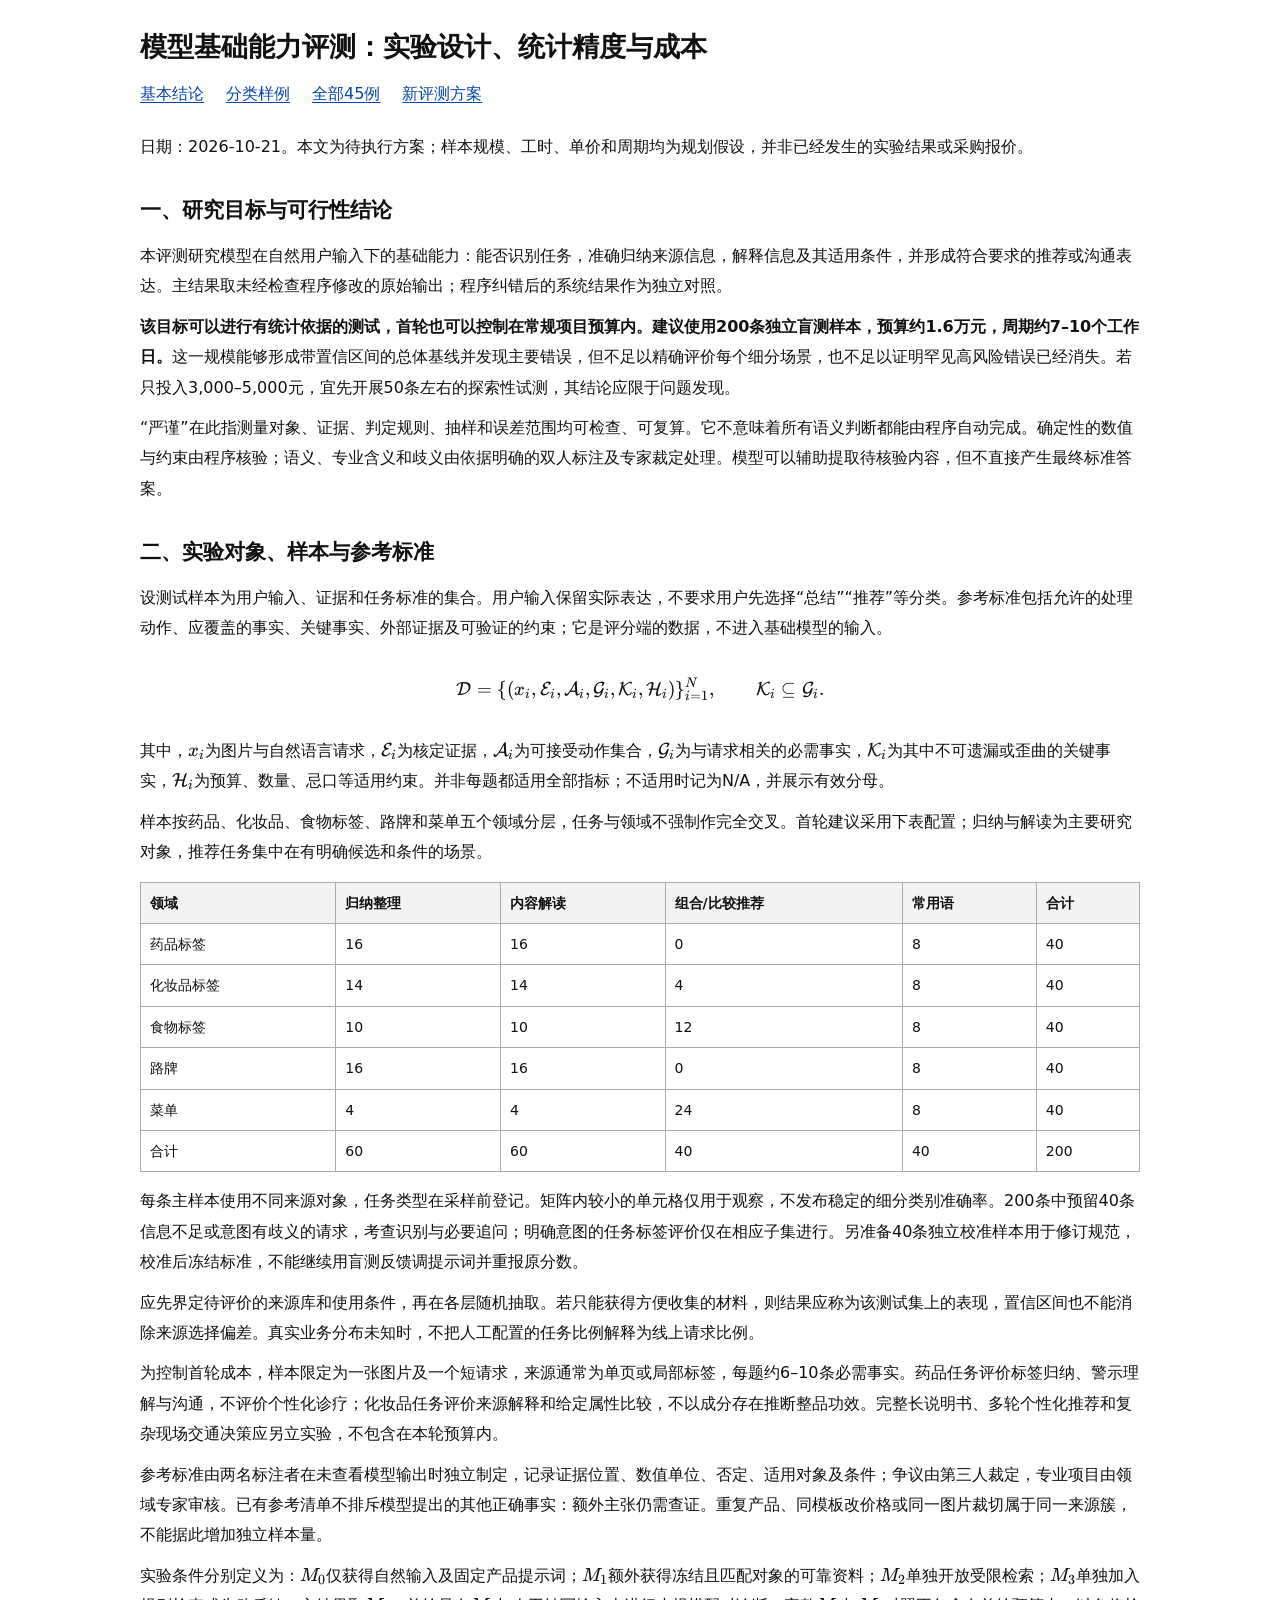
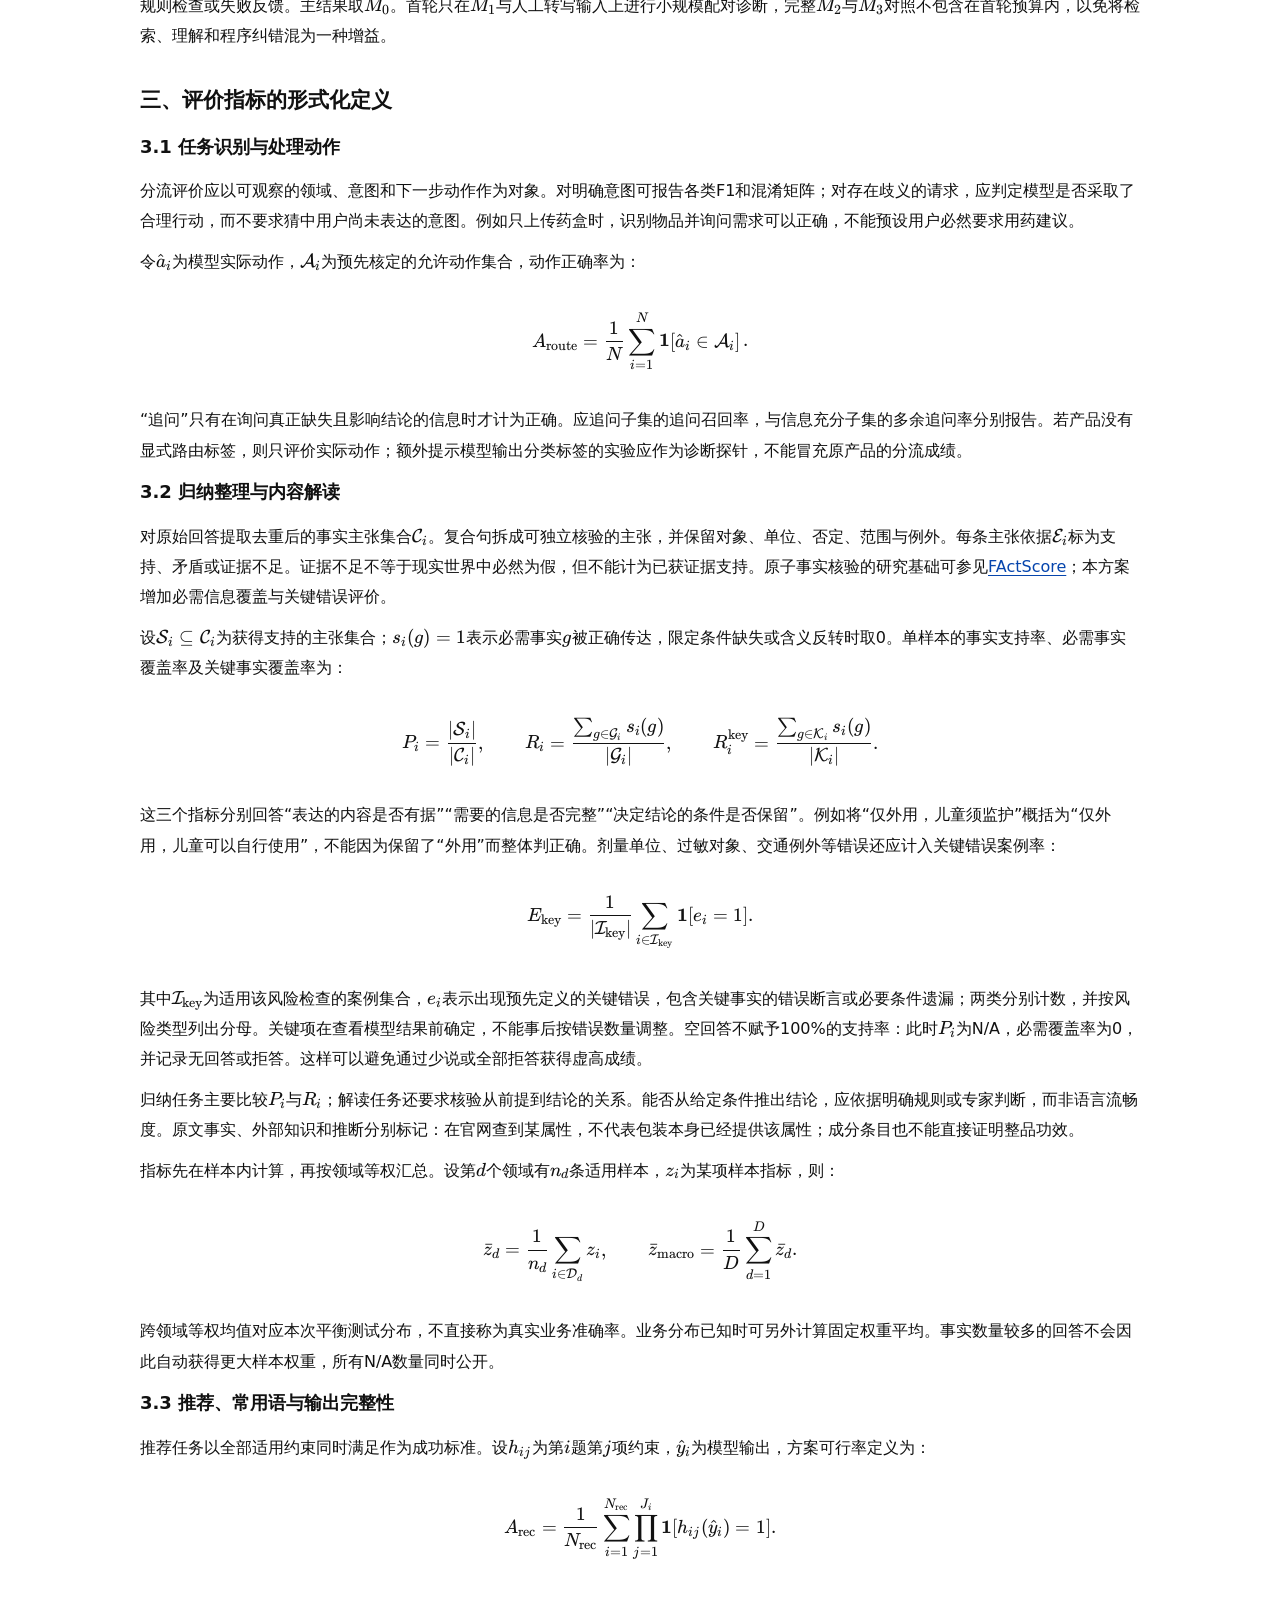
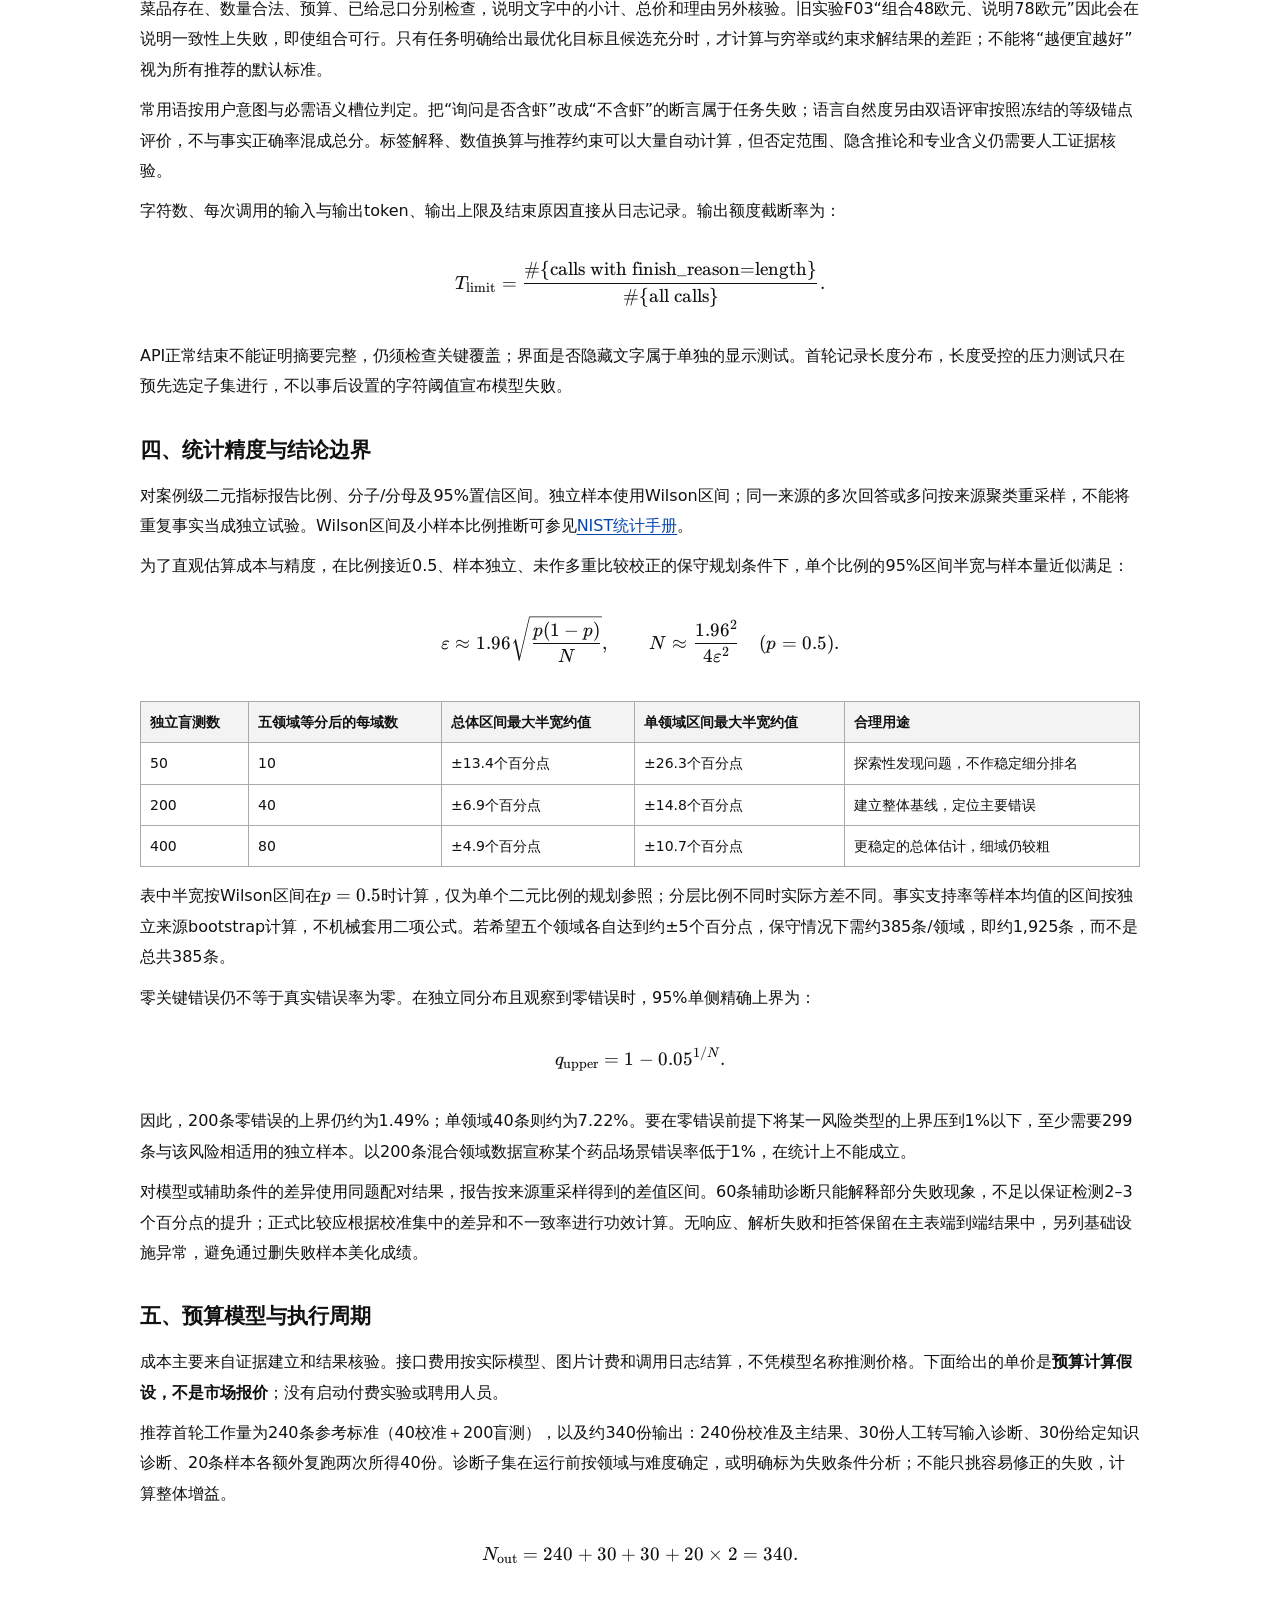
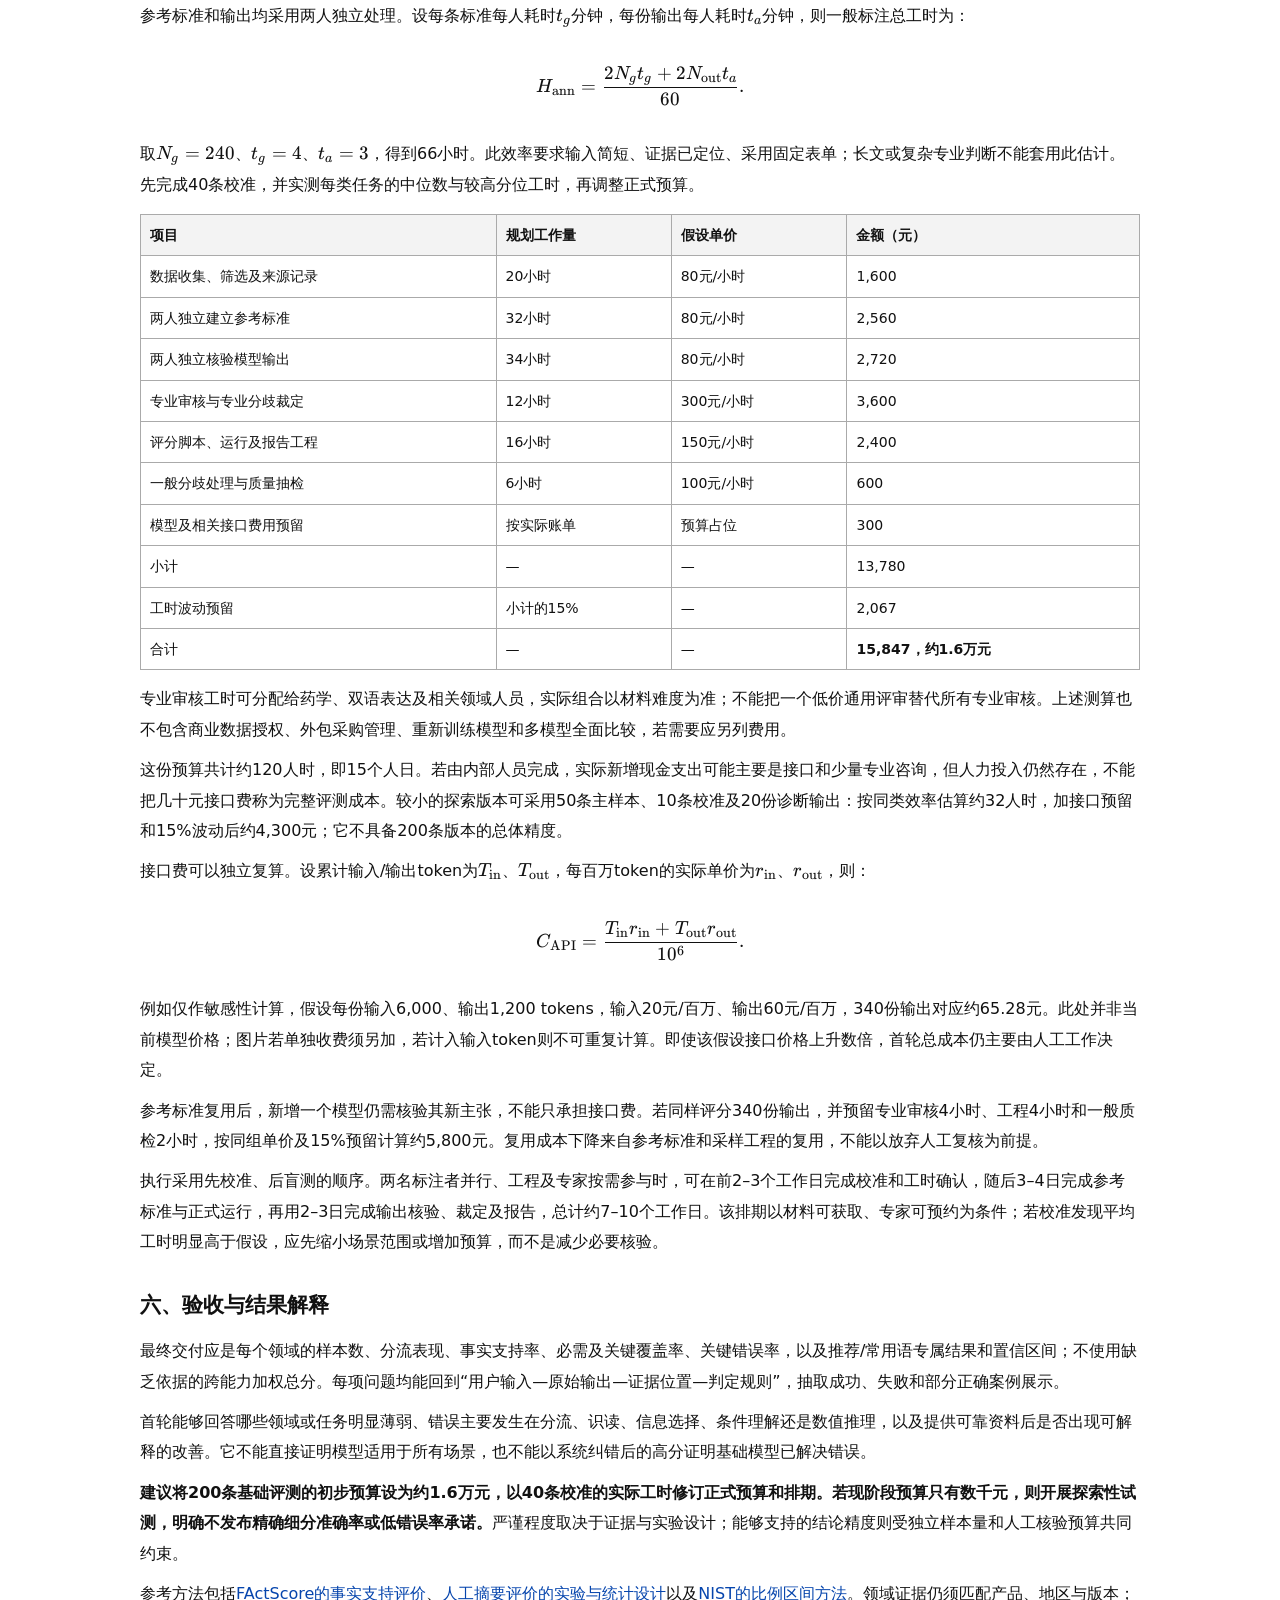
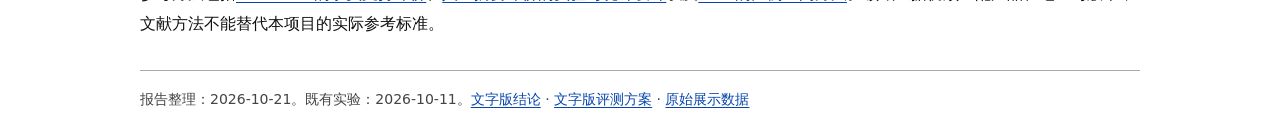
<file: docs/agent-text-report/evaluation-design.html>
<!doctype html>
<html lang="zh-CN"><head><meta charset="utf-8"><meta name="viewport" content="width=device-width,initial-scale=1"><title>模型基础能力评测：实验设计、统计精度与成本</title><link rel="stylesheet" href="assets/style.css"><link rel="stylesheet" href="assets/katex/katex.min.css"></head><body><main><h1>模型基础能力评测：实验设计、统计精度与成本</h1><nav><a href="index.html">基本结论</a><a href="examples.html">分类样例</a><a href="all-cases.html">全部45例</a><a href="evaluation-design.html">新评测方案</a></nav><p>日期：2026-10-21。本文为待执行方案；样本规模、工时、单价和周期均为规划假设，并非已经发生的实验结果或采购报价。</p>
<h2>一、研究目标与可行性结论</h2>
<p>本评测研究模型在自然用户输入下的基础能力：能否识别任务，准确归纳来源信息，解释信息及其适用条件，并形成符合要求的推荐或沟通表达。主结果取未经检查程序修改的原始输出；程序纠错后的系统结果作为独立对照。</p>
<p><b>该目标可以进行有统计依据的测试，首轮也可以控制在常规项目预算内。建议使用200条独立盲测样本，预算约1.6万元，周期约7–10个工作日。</b>这一规模能够形成带置信区间的总体基线并发现主要错误，但不足以精确评价每个细分场景，也不足以证明罕见高风险错误已经消失。若只投入3,000–5,000元，宜先开展50条左右的探索性试测，其结论应限于问题发现。</p>
<p>“严谨”在此指测量对象、证据、判定规则、抽样和误差范围均可检查、可复算。它不意味着所有语义判断都能由程序自动完成。确定性的数值与约束由程序核验；语义、专业含义和歧义由依据明确的双人标注及专家裁定处理。模型可以辅助提取待核验内容，但不直接产生最终标准答案。</p>
<h2>二、实验对象、样本与参考标准</h2>
<p>设测试样本为用户输入、证据和任务标准的集合。用户输入保留实际表达，不要求用户先选择“总结”“推荐”等分类。参考标准包括允许的处理动作、应覆盖的事实、关键事实、外部证据及可验证的约束；它是评分端的数据，不进入基础模型的输入。</p>
<div class="math-display"><span class="katex-display"><span class="katex"><span class="katex-mathml"><math xmlns="http://www.w3.org/1998/Math/MathML" display="block"><semantics><mrow><mi mathvariant="script">D</mi><mo>=</mo><mo stretchy="false">{</mo><mo stretchy="false">(</mo><msub><mi>x</mi><mi>i</mi></msub><mo separator="true">,</mo><msub><mi mathvariant="script">E</mi><mi>i</mi></msub><mo separator="true">,</mo><msub><mi mathvariant="script">A</mi><mi>i</mi></msub><mo separator="true">,</mo><msub><mi mathvariant="script">G</mi><mi>i</mi></msub><mo separator="true">,</mo><msub><mi mathvariant="script">K</mi><mi>i</mi></msub><mo separator="true">,</mo><msub><mi mathvariant="script">H</mi><mi>i</mi></msub><mo stretchy="false">)</mo><msubsup><mo stretchy="false">}</mo><mrow><mi>i</mi><mo>=</mo><mn>1</mn></mrow><mi>N</mi></msubsup><mo separator="true">,</mo><mspace width="2em"/><msub><mi mathvariant="script">K</mi><mi>i</mi></msub><mo>⊆</mo><msub><mi mathvariant="script">G</mi><mi>i</mi></msub><mi mathvariant="normal">.</mi></mrow><annotation encoding="application/x-tex">\mathcal{D}=\{(x_i,\mathcal{E}_i,\mathcal{A}_i,\mathcal{G}_i,\mathcal{K}_i,\mathcal{H}_i)\}_{i=1}^{N},
\qquad \mathcal{K}_i\subseteq\mathcal{G}_i.</annotation></semantics></math></span><span class="katex-html" aria-hidden="true"><span class="base"><span class="strut" style="height:0.6833em;"></span><span class="mord mathcal" style="margin-right:0.02778em;">D</span><span class="mspace" style="margin-right:0.2778em;"></span><span class="mrel">=</span><span class="mspace" style="margin-right:0.2778em;"></span></span><span class="base"><span class="strut" style="height:1.1413em;vertical-align:-0.25em;"></span><span class="mopen">{(</span><span class="mord"><span class="mord mathnormal">x</span><span class="msupsub"><span class="vlist-t vlist-t2"><span class="vlist-r"><span class="vlist" style="height:0.3117em;"><span style="top:-2.55em;margin-left:0em;margin-right:0.05em;"><span class="pstrut" style="height:2.7em;"></span><span class="sizing reset-size6 size3 mtight"><span class="mord mathnormal mtight">i</span></span></span></span><span class="vlist-s">​</span></span><span class="vlist-r"><span class="vlist" style="height:0.15em;"><span></span></span></span></span></span></span><span class="mpunct">,</span><span class="mspace" style="margin-right:0.1667em;"></span><span class="mord"><span class="mord mathcal" style="margin-right:0.08944em;">E</span><span class="msupsub"><span class="vlist-t vlist-t2"><span class="vlist-r"><span class="vlist" style="height:0.3117em;"><span style="top:-2.55em;margin-left:-0.0894em;margin-right:0.05em;"><span class="pstrut" style="height:2.7em;"></span><span class="sizing reset-size6 size3 mtight"><span class="mord mathnormal mtight">i</span></span></span></span><span class="vlist-s">​</span></span><span class="vlist-r"><span class="vlist" style="height:0.15em;"><span></span></span></span></span></span></span><span class="mpunct">,</span><span class="mspace" style="margin-right:0.1667em;"></span><span class="mord"><span class="mord mathcal">A</span><span class="msupsub"><span class="vlist-t vlist-t2"><span class="vlist-r"><span class="vlist" style="height:0.3117em;"><span style="top:-2.55em;margin-left:0em;margin-right:0.05em;"><span class="pstrut" style="height:2.7em;"></span><span class="sizing reset-size6 size3 mtight"><span class="mord mathnormal mtight">i</span></span></span></span><span class="vlist-s">​</span></span><span class="vlist-r"><span class="vlist" style="height:0.15em;"><span></span></span></span></span></span></span><span class="mpunct">,</span><span class="mspace" style="margin-right:0.1667em;"></span><span class="mord"><span class="mord mathcal" style="margin-right:0.0593em;">G</span><span class="msupsub"><span class="vlist-t vlist-t2"><span class="vlist-r"><span class="vlist" style="height:0.3117em;"><span style="top:-2.55em;margin-left:-0.0593em;margin-right:0.05em;"><span class="pstrut" style="height:2.7em;"></span><span class="sizing reset-size6 size3 mtight"><span class="mord mathnormal mtight">i</span></span></span></span><span class="vlist-s">​</span></span><span class="vlist-r"><span class="vlist" style="height:0.15em;"><span></span></span></span></span></span></span><span class="mpunct">,</span><span class="mspace" style="margin-right:0.1667em;"></span><span class="mord"><span class="mord mathcal" style="margin-right:0.01445em;">K</span><span class="msupsub"><span class="vlist-t vlist-t2"><span class="vlist-r"><span class="vlist" style="height:0.3117em;"><span style="top:-2.55em;margin-left:-0.0144em;margin-right:0.05em;"><span class="pstrut" style="height:2.7em;"></span><span class="sizing reset-size6 size3 mtight"><span class="mord mathnormal mtight">i</span></span></span></span><span class="vlist-s">​</span></span><span class="vlist-r"><span class="vlist" style="height:0.15em;"><span></span></span></span></span></span></span><span class="mpunct">,</span><span class="mspace" style="margin-right:0.1667em;"></span><span class="mord"><span class="mord mathcal" style="margin-right:0.00965em;">H</span><span class="msupsub"><span class="vlist-t vlist-t2"><span class="vlist-r"><span class="vlist" style="height:0.3117em;"><span style="top:-2.55em;margin-left:-0.0097em;margin-right:0.05em;"><span class="pstrut" style="height:2.7em;"></span><span class="sizing reset-size6 size3 mtight"><span class="mord mathnormal mtight">i</span></span></span></span><span class="vlist-s">​</span></span><span class="vlist-r"><span class="vlist" style="height:0.15em;"><span></span></span></span></span></span></span><span class="mclose">)</span><span class="mclose"><span class="mclose">}</span><span class="msupsub"><span class="vlist-t vlist-t2"><span class="vlist-r"><span class="vlist" style="height:0.8913em;"><span style="top:-2.453em;margin-left:0em;margin-right:0.05em;"><span class="pstrut" style="height:2.7em;"></span><span class="sizing reset-size6 size3 mtight"><span class="mord mtight"><span class="mord mathnormal mtight">i</span><span class="mrel mtight">=</span><span class="mord mtight">1</span></span></span></span><span style="top:-3.113em;margin-right:0.05em;"><span class="pstrut" style="height:2.7em;"></span><span class="sizing reset-size6 size3 mtight"><span class="mord mtight"><span class="mord mathnormal mtight" style="margin-right:0.10903em;">N</span></span></span></span></span><span class="vlist-s">​</span></span><span class="vlist-r"><span class="vlist" style="height:0.247em;"><span></span></span></span></span></span></span><span class="mpunct">,</span><span class="mspace" style="margin-right:2em;"></span><span class="mspace" style="margin-right:0.1667em;"></span><span class="mord"><span class="mord mathcal" style="margin-right:0.01445em;">K</span><span class="msupsub"><span class="vlist-t vlist-t2"><span class="vlist-r"><span class="vlist" style="height:0.3117em;"><span style="top:-2.55em;margin-left:-0.0144em;margin-right:0.05em;"><span class="pstrut" style="height:2.7em;"></span><span class="sizing reset-size6 size3 mtight"><span class="mord mathnormal mtight">i</span></span></span></span><span class="vlist-s">​</span></span><span class="vlist-r"><span class="vlist" style="height:0.15em;"><span></span></span></span></span></span></span><span class="mspace" style="margin-right:0.2778em;"></span><span class="mrel">⊆</span><span class="mspace" style="margin-right:0.2778em;"></span></span><span class="base"><span class="strut" style="height:0.8333em;vertical-align:-0.15em;"></span><span class="mord"><span class="mord mathcal" style="margin-right:0.0593em;">G</span><span class="msupsub"><span class="vlist-t vlist-t2"><span class="vlist-r"><span class="vlist" style="height:0.3117em;"><span style="top:-2.55em;margin-left:-0.0593em;margin-right:0.05em;"><span class="pstrut" style="height:2.7em;"></span><span class="sizing reset-size6 size3 mtight"><span class="mord mathnormal mtight">i</span></span></span></span><span class="vlist-s">​</span></span><span class="vlist-r"><span class="vlist" style="height:0.15em;"><span></span></span></span></span></span></span><span class="mord">.</span></span></span></span></span></div>
<p>其中，<span class="math-inline"><span class="katex"><span class="katex-mathml"><math xmlns="http://www.w3.org/1998/Math/MathML"><semantics><mrow><msub><mi>x</mi><mi>i</mi></msub></mrow><annotation encoding="application/x-tex">x_i</annotation></semantics></math></span><span class="katex-html" aria-hidden="true"><span class="base"><span class="strut" style="height:0.5806em;vertical-align:-0.15em;"></span><span class="mord"><span class="mord mathnormal">x</span><span class="msupsub"><span class="vlist-t vlist-t2"><span class="vlist-r"><span class="vlist" style="height:0.3117em;"><span style="top:-2.55em;margin-left:0em;margin-right:0.05em;"><span class="pstrut" style="height:2.7em;"></span><span class="sizing reset-size6 size3 mtight"><span class="mord mathnormal mtight">i</span></span></span></span><span class="vlist-s">​</span></span><span class="vlist-r"><span class="vlist" style="height:0.15em;"><span></span></span></span></span></span></span></span></span></span></span>为图片与自然语言请求，<span class="math-inline"><span class="katex"><span class="katex-mathml"><math xmlns="http://www.w3.org/1998/Math/MathML"><semantics><mrow><msub><mi mathvariant="script">E</mi><mi>i</mi></msub></mrow><annotation encoding="application/x-tex">\mathcal{E}_i</annotation></semantics></math></span><span class="katex-html" aria-hidden="true"><span class="base"><span class="strut" style="height:0.8333em;vertical-align:-0.15em;"></span><span class="mord"><span class="mord mathcal" style="margin-right:0.08944em;">E</span><span class="msupsub"><span class="vlist-t vlist-t2"><span class="vlist-r"><span class="vlist" style="height:0.3117em;"><span style="top:-2.55em;margin-left:-0.0894em;margin-right:0.05em;"><span class="pstrut" style="height:2.7em;"></span><span class="sizing reset-size6 size3 mtight"><span class="mord mathnormal mtight">i</span></span></span></span><span class="vlist-s">​</span></span><span class="vlist-r"><span class="vlist" style="height:0.15em;"><span></span></span></span></span></span></span></span></span></span></span>为核定证据，<span class="math-inline"><span class="katex"><span class="katex-mathml"><math xmlns="http://www.w3.org/1998/Math/MathML"><semantics><mrow><msub><mi mathvariant="script">A</mi><mi>i</mi></msub></mrow><annotation encoding="application/x-tex">\mathcal{A}_i</annotation></semantics></math></span><span class="katex-html" aria-hidden="true"><span class="base"><span class="strut" style="height:0.8333em;vertical-align:-0.15em;"></span><span class="mord"><span class="mord mathcal">A</span><span class="msupsub"><span class="vlist-t vlist-t2"><span class="vlist-r"><span class="vlist" style="height:0.3117em;"><span style="top:-2.55em;margin-left:0em;margin-right:0.05em;"><span class="pstrut" style="height:2.7em;"></span><span class="sizing reset-size6 size3 mtight"><span class="mord mathnormal mtight">i</span></span></span></span><span class="vlist-s">​</span></span><span class="vlist-r"><span class="vlist" style="height:0.15em;"><span></span></span></span></span></span></span></span></span></span></span>为可接受动作集合，<span class="math-inline"><span class="katex"><span class="katex-mathml"><math xmlns="http://www.w3.org/1998/Math/MathML"><semantics><mrow><msub><mi mathvariant="script">G</mi><mi>i</mi></msub></mrow><annotation encoding="application/x-tex">\mathcal{G}_i</annotation></semantics></math></span><span class="katex-html" aria-hidden="true"><span class="base"><span class="strut" style="height:0.8333em;vertical-align:-0.15em;"></span><span class="mord"><span class="mord mathcal" style="margin-right:0.0593em;">G</span><span class="msupsub"><span class="vlist-t vlist-t2"><span class="vlist-r"><span class="vlist" style="height:0.3117em;"><span style="top:-2.55em;margin-left:-0.0593em;margin-right:0.05em;"><span class="pstrut" style="height:2.7em;"></span><span class="sizing reset-size6 size3 mtight"><span class="mord mathnormal mtight">i</span></span></span></span><span class="vlist-s">​</span></span><span class="vlist-r"><span class="vlist" style="height:0.15em;"><span></span></span></span></span></span></span></span></span></span></span>为与请求相关的必需事实，<span class="math-inline"><span class="katex"><span class="katex-mathml"><math xmlns="http://www.w3.org/1998/Math/MathML"><semantics><mrow><msub><mi mathvariant="script">K</mi><mi>i</mi></msub></mrow><annotation encoding="application/x-tex">\mathcal{K}_i</annotation></semantics></math></span><span class="katex-html" aria-hidden="true"><span class="base"><span class="strut" style="height:0.8333em;vertical-align:-0.15em;"></span><span class="mord"><span class="mord mathcal" style="margin-right:0.01445em;">K</span><span class="msupsub"><span class="vlist-t vlist-t2"><span class="vlist-r"><span class="vlist" style="height:0.3117em;"><span style="top:-2.55em;margin-left:-0.0144em;margin-right:0.05em;"><span class="pstrut" style="height:2.7em;"></span><span class="sizing reset-size6 size3 mtight"><span class="mord mathnormal mtight">i</span></span></span></span><span class="vlist-s">​</span></span><span class="vlist-r"><span class="vlist" style="height:0.15em;"><span></span></span></span></span></span></span></span></span></span></span>为其中不可遗漏或歪曲的关键事实，<span class="math-inline"><span class="katex"><span class="katex-mathml"><math xmlns="http://www.w3.org/1998/Math/MathML"><semantics><mrow><msub><mi mathvariant="script">H</mi><mi>i</mi></msub></mrow><annotation encoding="application/x-tex">\mathcal{H}_i</annotation></semantics></math></span><span class="katex-html" aria-hidden="true"><span class="base"><span class="strut" style="height:0.8333em;vertical-align:-0.15em;"></span><span class="mord"><span class="mord mathcal" style="margin-right:0.00965em;">H</span><span class="msupsub"><span class="vlist-t vlist-t2"><span class="vlist-r"><span class="vlist" style="height:0.3117em;"><span style="top:-2.55em;margin-left:-0.0097em;margin-right:0.05em;"><span class="pstrut" style="height:2.7em;"></span><span class="sizing reset-size6 size3 mtight"><span class="mord mathnormal mtight">i</span></span></span></span><span class="vlist-s">​</span></span><span class="vlist-r"><span class="vlist" style="height:0.15em;"><span></span></span></span></span></span></span></span></span></span></span>为预算、数量、忌口等适用约束。并非每题都适用全部指标；不适用时记为N/A，并展示有效分母。</p>
<p>样本按药品、化妆品、食物标签、路牌和菜单五个领域分层，任务与领域不强制作完全交叉。首轮建议采用下表配置；归纳与解读为主要研究对象，推荐任务集中在有明确候选和条件的场景。</p>
<div class="table-wrap"><table><thead><tr><th>领域</th><th>归纳整理</th><th>内容解读</th><th>组合/比较推荐</th><th>常用语</th><th>合计</th></tr></thead><tbody><tr><td>药品标签</td><td>16</td><td>16</td><td>0</td><td>8</td><td>40</td></tr><tr><td>化妆品标签</td><td>14</td><td>14</td><td>4</td><td>8</td><td>40</td></tr><tr><td>食物标签</td><td>10</td><td>10</td><td>12</td><td>8</td><td>40</td></tr><tr><td>路牌</td><td>16</td><td>16</td><td>0</td><td>8</td><td>40</td></tr><tr><td>菜单</td><td>4</td><td>4</td><td>24</td><td>8</td><td>40</td></tr><tr><td>合计</td><td>60</td><td>60</td><td>40</td><td>40</td><td>200</td></tr></tbody></table></div>
<p>每条主样本使用不同来源对象，任务类型在采样前登记。矩阵内较小的单元格仅用于观察，不发布稳定的细分类别准确率。200条中预留40条信息不足或意图有歧义的请求，考查识别与必要追问；明确意图的任务标签评价仅在相应子集进行。另准备40条独立校准样本用于修订规范，校准后冻结标准，不能继续用盲测反馈调提示词并重报原分数。</p>
<p>应先界定待评价的来源库和使用条件，再在各层随机抽取。若只能获得方便收集的材料，则结果应称为该测试集上的表现，置信区间也不能消除来源选择偏差。真实业务分布未知时，不把人工配置的任务比例解释为线上请求比例。</p>
<p>为控制首轮成本，样本限定为一张图片及一个短请求，来源通常为单页或局部标签，每题约6–10条必需事实。药品任务评价标签归纳、警示理解与沟通，不评价个性化诊疗；化妆品任务评价来源解释和给定属性比较，不以成分存在推断整品功效。完整长说明书、多轮个性化推荐和复杂现场交通决策应另立实验，不包含在本轮预算内。</p>
<p>参考标准由两名标注者在未查看模型输出时独立制定，记录证据位置、数值单位、否定、适用对象及条件；争议由第三人裁定，专业项目由领域专家审核。已有参考清单不排斥模型提出的其他正确事实：额外主张仍需查证。重复产品、同模板改价格或同一图片裁切属于同一来源簇，不能据此增加独立样本量。</p>
<p>实验条件分别定义为：<span class="math-inline"><span class="katex"><span class="katex-mathml"><math xmlns="http://www.w3.org/1998/Math/MathML"><semantics><mrow><msub><mi>M</mi><mn>0</mn></msub></mrow><annotation encoding="application/x-tex">M_0</annotation></semantics></math></span><span class="katex-html" aria-hidden="true"><span class="base"><span class="strut" style="height:0.8333em;vertical-align:-0.15em;"></span><span class="mord"><span class="mord mathnormal" style="margin-right:0.10903em;">M</span><span class="msupsub"><span class="vlist-t vlist-t2"><span class="vlist-r"><span class="vlist" style="height:0.3011em;"><span style="top:-2.55em;margin-left:-0.109em;margin-right:0.05em;"><span class="pstrut" style="height:2.7em;"></span><span class="sizing reset-size6 size3 mtight"><span class="mord mtight">0</span></span></span></span><span class="vlist-s">​</span></span><span class="vlist-r"><span class="vlist" style="height:0.15em;"><span></span></span></span></span></span></span></span></span></span></span>仅获得自然输入及固定产品提示词；<span class="math-inline"><span class="katex"><span class="katex-mathml"><math xmlns="http://www.w3.org/1998/Math/MathML"><semantics><mrow><msub><mi>M</mi><mn>1</mn></msub></mrow><annotation encoding="application/x-tex">M_1</annotation></semantics></math></span><span class="katex-html" aria-hidden="true"><span class="base"><span class="strut" style="height:0.8333em;vertical-align:-0.15em;"></span><span class="mord"><span class="mord mathnormal" style="margin-right:0.10903em;">M</span><span class="msupsub"><span class="vlist-t vlist-t2"><span class="vlist-r"><span class="vlist" style="height:0.3011em;"><span style="top:-2.55em;margin-left:-0.109em;margin-right:0.05em;"><span class="pstrut" style="height:2.7em;"></span><span class="sizing reset-size6 size3 mtight"><span class="mord mtight">1</span></span></span></span><span class="vlist-s">​</span></span><span class="vlist-r"><span class="vlist" style="height:0.15em;"><span></span></span></span></span></span></span></span></span></span></span>额外获得冻结且匹配对象的可靠资料；<span class="math-inline"><span class="katex"><span class="katex-mathml"><math xmlns="http://www.w3.org/1998/Math/MathML"><semantics><mrow><msub><mi>M</mi><mn>2</mn></msub></mrow><annotation encoding="application/x-tex">M_2</annotation></semantics></math></span><span class="katex-html" aria-hidden="true"><span class="base"><span class="strut" style="height:0.8333em;vertical-align:-0.15em;"></span><span class="mord"><span class="mord mathnormal" style="margin-right:0.10903em;">M</span><span class="msupsub"><span class="vlist-t vlist-t2"><span class="vlist-r"><span class="vlist" style="height:0.3011em;"><span style="top:-2.55em;margin-left:-0.109em;margin-right:0.05em;"><span class="pstrut" style="height:2.7em;"></span><span class="sizing reset-size6 size3 mtight"><span class="mord mtight">2</span></span></span></span><span class="vlist-s">​</span></span><span class="vlist-r"><span class="vlist" style="height:0.15em;"><span></span></span></span></span></span></span></span></span></span></span>单独开放受限检索；<span class="math-inline"><span class="katex"><span class="katex-mathml"><math xmlns="http://www.w3.org/1998/Math/MathML"><semantics><mrow><msub><mi>M</mi><mn>3</mn></msub></mrow><annotation encoding="application/x-tex">M_3</annotation></semantics></math></span><span class="katex-html" aria-hidden="true"><span class="base"><span class="strut" style="height:0.8333em;vertical-align:-0.15em;"></span><span class="mord"><span class="mord mathnormal" style="margin-right:0.10903em;">M</span><span class="msupsub"><span class="vlist-t vlist-t2"><span class="vlist-r"><span class="vlist" style="height:0.3011em;"><span style="top:-2.55em;margin-left:-0.109em;margin-right:0.05em;"><span class="pstrut" style="height:2.7em;"></span><span class="sizing reset-size6 size3 mtight"><span class="mord mtight">3</span></span></span></span><span class="vlist-s">​</span></span><span class="vlist-r"><span class="vlist" style="height:0.15em;"><span></span></span></span></span></span></span></span></span></span></span>单独加入规则检查或失败反馈。主结果取<span class="math-inline"><span class="katex"><span class="katex-mathml"><math xmlns="http://www.w3.org/1998/Math/MathML"><semantics><mrow><msub><mi>M</mi><mn>0</mn></msub></mrow><annotation encoding="application/x-tex">M_0</annotation></semantics></math></span><span class="katex-html" aria-hidden="true"><span class="base"><span class="strut" style="height:0.8333em;vertical-align:-0.15em;"></span><span class="mord"><span class="mord mathnormal" style="margin-right:0.10903em;">M</span><span class="msupsub"><span class="vlist-t vlist-t2"><span class="vlist-r"><span class="vlist" style="height:0.3011em;"><span style="top:-2.55em;margin-left:-0.109em;margin-right:0.05em;"><span class="pstrut" style="height:2.7em;"></span><span class="sizing reset-size6 size3 mtight"><span class="mord mtight">0</span></span></span></span><span class="vlist-s">​</span></span><span class="vlist-r"><span class="vlist" style="height:0.15em;"><span></span></span></span></span></span></span></span></span></span></span>。首轮只在<span class="math-inline"><span class="katex"><span class="katex-mathml"><math xmlns="http://www.w3.org/1998/Math/MathML"><semantics><mrow><msub><mi>M</mi><mn>1</mn></msub></mrow><annotation encoding="application/x-tex">M_1</annotation></semantics></math></span><span class="katex-html" aria-hidden="true"><span class="base"><span class="strut" style="height:0.8333em;vertical-align:-0.15em;"></span><span class="mord"><span class="mord mathnormal" style="margin-right:0.10903em;">M</span><span class="msupsub"><span class="vlist-t vlist-t2"><span class="vlist-r"><span class="vlist" style="height:0.3011em;"><span style="top:-2.55em;margin-left:-0.109em;margin-right:0.05em;"><span class="pstrut" style="height:2.7em;"></span><span class="sizing reset-size6 size3 mtight"><span class="mord mtight">1</span></span></span></span><span class="vlist-s">​</span></span><span class="vlist-r"><span class="vlist" style="height:0.15em;"><span></span></span></span></span></span></span></span></span></span></span>与人工转写输入上进行小规模配对诊断，完整<span class="math-inline"><span class="katex"><span class="katex-mathml"><math xmlns="http://www.w3.org/1998/Math/MathML"><semantics><mrow><msub><mi>M</mi><mn>2</mn></msub></mrow><annotation encoding="application/x-tex">M_2</annotation></semantics></math></span><span class="katex-html" aria-hidden="true"><span class="base"><span class="strut" style="height:0.8333em;vertical-align:-0.15em;"></span><span class="mord"><span class="mord mathnormal" style="margin-right:0.10903em;">M</span><span class="msupsub"><span class="vlist-t vlist-t2"><span class="vlist-r"><span class="vlist" style="height:0.3011em;"><span style="top:-2.55em;margin-left:-0.109em;margin-right:0.05em;"><span class="pstrut" style="height:2.7em;"></span><span class="sizing reset-size6 size3 mtight"><span class="mord mtight">2</span></span></span></span><span class="vlist-s">​</span></span><span class="vlist-r"><span class="vlist" style="height:0.15em;"><span></span></span></span></span></span></span></span></span></span></span>与<span class="math-inline"><span class="katex"><span class="katex-mathml"><math xmlns="http://www.w3.org/1998/Math/MathML"><semantics><mrow><msub><mi>M</mi><mn>3</mn></msub></mrow><annotation encoding="application/x-tex">M_3</annotation></semantics></math></span><span class="katex-html" aria-hidden="true"><span class="base"><span class="strut" style="height:0.8333em;vertical-align:-0.15em;"></span><span class="mord"><span class="mord mathnormal" style="margin-right:0.10903em;">M</span><span class="msupsub"><span class="vlist-t vlist-t2"><span class="vlist-r"><span class="vlist" style="height:0.3011em;"><span style="top:-2.55em;margin-left:-0.109em;margin-right:0.05em;"><span class="pstrut" style="height:2.7em;"></span><span class="sizing reset-size6 size3 mtight"><span class="mord mtight">3</span></span></span></span><span class="vlist-s">​</span></span><span class="vlist-r"><span class="vlist" style="height:0.15em;"><span></span></span></span></span></span></span></span></span></span></span>对照不包含在首轮预算内，以免将检索、理解和程序纠错混为一种增益。</p>
<h2>三、评价指标的形式化定义</h2>
<h3>3.1 任务识别与处理动作</h3>
<p>分流评价应以可观察的领域、意图和下一步动作作为对象。对明确意图可报告各类F1和混淆矩阵；对存在歧义的请求，应判定模型是否采取了合理行动，而不要求猜中用户尚未表达的意图。例如只上传药盒时，识别物品并询问需求可以正确，不能预设用户必然要求用药建议。</p>
<p>令<span class="math-inline"><span class="katex"><span class="katex-mathml"><math xmlns="http://www.w3.org/1998/Math/MathML"><semantics><mrow><msub><mover accent="true"><mi>a</mi><mo>^</mo></mover><mi>i</mi></msub></mrow><annotation encoding="application/x-tex">\hat a_i</annotation></semantics></math></span><span class="katex-html" aria-hidden="true"><span class="base"><span class="strut" style="height:0.8444em;vertical-align:-0.15em;"></span><span class="mord"><span class="mord accent"><span class="vlist-t"><span class="vlist-r"><span class="vlist" style="height:0.6944em;"><span style="top:-3em;"><span class="pstrut" style="height:3em;"></span><span class="mord mathnormal">a</span></span><span style="top:-3em;"><span class="pstrut" style="height:3em;"></span><span class="accent-body" style="left:-0.25em;"><span class="mord">^</span></span></span></span></span></span></span><span class="msupsub"><span class="vlist-t vlist-t2"><span class="vlist-r"><span class="vlist" style="height:0.3117em;"><span style="top:-2.55em;margin-left:0em;margin-right:0.05em;"><span class="pstrut" style="height:2.7em;"></span><span class="sizing reset-size6 size3 mtight"><span class="mord mathnormal mtight">i</span></span></span></span><span class="vlist-s">​</span></span><span class="vlist-r"><span class="vlist" style="height:0.15em;"><span></span></span></span></span></span></span></span></span></span></span>为模型实际动作，<span class="math-inline"><span class="katex"><span class="katex-mathml"><math xmlns="http://www.w3.org/1998/Math/MathML"><semantics><mrow><msub><mi mathvariant="script">A</mi><mi>i</mi></msub></mrow><annotation encoding="application/x-tex">\mathcal{A}_i</annotation></semantics></math></span><span class="katex-html" aria-hidden="true"><span class="base"><span class="strut" style="height:0.8333em;vertical-align:-0.15em;"></span><span class="mord"><span class="mord mathcal">A</span><span class="msupsub"><span class="vlist-t vlist-t2"><span class="vlist-r"><span class="vlist" style="height:0.3117em;"><span style="top:-2.55em;margin-left:0em;margin-right:0.05em;"><span class="pstrut" style="height:2.7em;"></span><span class="sizing reset-size6 size3 mtight"><span class="mord mathnormal mtight">i</span></span></span></span><span class="vlist-s">​</span></span><span class="vlist-r"><span class="vlist" style="height:0.15em;"><span></span></span></span></span></span></span></span></span></span></span>为预先核定的允许动作集合，动作正确率为：</p>
<div class="math-display"><span class="katex-display"><span class="katex"><span class="katex-mathml"><math xmlns="http://www.w3.org/1998/Math/MathML" display="block"><semantics><mrow><msub><mi>A</mi><mrow><mi mathvariant="normal">r</mi><mi mathvariant="normal">o</mi><mi mathvariant="normal">u</mi><mi mathvariant="normal">t</mi><mi mathvariant="normal">e</mi></mrow></msub><mo>=</mo><mfrac><mn>1</mn><mi>N</mi></mfrac><munderover><mo>∑</mo><mrow><mi>i</mi><mo>=</mo><mn>1</mn></mrow><mi>N</mi></munderover><mn mathvariant="bold">1</mn><mtext> ⁣</mtext><mrow><mo fence="true">[</mo><msub><mover accent="true"><mi>a</mi><mo>^</mo></mover><mi>i</mi></msub><mo>∈</mo><msub><mi mathvariant="script">A</mi><mi>i</mi></msub><mo fence="true">]</mo></mrow><mi mathvariant="normal">.</mi></mrow><annotation encoding="application/x-tex">A_{\mathrm{route}}=\frac{1}{N}\sum_{i=1}^{N}\mathbf{1}\!\left[\hat a_i\in\mathcal{A}_i\right].</annotation></semantics></math></span><span class="katex-html" aria-hidden="true"><span class="base"><span class="strut" style="height:0.8333em;vertical-align:-0.15em;"></span><span class="mord"><span class="mord mathnormal">A</span><span class="msupsub"><span class="vlist-t vlist-t2"><span class="vlist-r"><span class="vlist" style="height:0.2806em;"><span style="top:-2.55em;margin-left:0em;margin-right:0.05em;"><span class="pstrut" style="height:2.7em;"></span><span class="sizing reset-size6 size3 mtight"><span class="mord mtight"><span class="mord mtight"><span class="mord mathrm mtight">route</span></span></span></span></span></span><span class="vlist-s">​</span></span><span class="vlist-r"><span class="vlist" style="height:0.15em;"><span></span></span></span></span></span></span><span class="mspace" style="margin-right:0.2778em;"></span><span class="mrel">=</span><span class="mspace" style="margin-right:0.2778em;"></span></span><span class="base"><span class="strut" style="height:3.106em;vertical-align:-1.2777em;"></span><span class="mord"><span class="mopen nulldelimiter"></span><span class="mfrac"><span class="vlist-t vlist-t2"><span class="vlist-r"><span class="vlist" style="height:1.3214em;"><span style="top:-2.314em;"><span class="pstrut" style="height:3em;"></span><span class="mord"><span class="mord mathnormal" style="margin-right:0.10903em;">N</span></span></span><span style="top:-3.23em;"><span class="pstrut" style="height:3em;"></span><span class="frac-line" style="border-bottom-width:0.04em;"></span></span><span style="top:-3.677em;"><span class="pstrut" style="height:3em;"></span><span class="mord"><span class="mord">1</span></span></span></span><span class="vlist-s">​</span></span><span class="vlist-r"><span class="vlist" style="height:0.686em;"><span></span></span></span></span></span><span class="mclose nulldelimiter"></span></span><span class="mspace" style="margin-right:0.1667em;"></span><span class="mop op-limits"><span class="vlist-t vlist-t2"><span class="vlist-r"><span class="vlist" style="height:1.8283em;"><span style="top:-1.8723em;margin-left:0em;"><span class="pstrut" style="height:3.05em;"></span><span class="sizing reset-size6 size3 mtight"><span class="mord mtight"><span class="mord mathnormal mtight">i</span><span class="mrel mtight">=</span><span class="mord mtight">1</span></span></span></span><span style="top:-3.05em;"><span class="pstrut" style="height:3.05em;"></span><span><span class="mop op-symbol large-op">∑</span></span></span><span style="top:-4.3em;margin-left:0em;"><span class="pstrut" style="height:3.05em;"></span><span class="sizing reset-size6 size3 mtight"><span class="mord mtight"><span class="mord mathnormal mtight" style="margin-right:0.10903em;">N</span></span></span></span></span><span class="vlist-s">​</span></span><span class="vlist-r"><span class="vlist" style="height:1.2777em;"><span></span></span></span></span></span><span class="mspace" style="margin-right:0.1667em;"></span><span class="mord mathbf">1</span><span class="mspace" style="margin-right:-0.1667em;"></span><span class="mspace" style="margin-right:0.1667em;"></span><span class="minner"><span class="mopen delimcenter" style="top:0em;">[</span><span class="mord"><span class="mord accent"><span class="vlist-t"><span class="vlist-r"><span class="vlist" style="height:0.6944em;"><span style="top:-3em;"><span class="pstrut" style="height:3em;"></span><span class="mord mathnormal">a</span></span><span style="top:-3em;"><span class="pstrut" style="height:3em;"></span><span class="accent-body" style="left:-0.25em;"><span class="mord">^</span></span></span></span></span></span></span><span class="msupsub"><span class="vlist-t vlist-t2"><span class="vlist-r"><span class="vlist" style="height:0.3117em;"><span style="top:-2.55em;margin-left:0em;margin-right:0.05em;"><span class="pstrut" style="height:2.7em;"></span><span class="sizing reset-size6 size3 mtight"><span class="mord mathnormal mtight">i</span></span></span></span><span class="vlist-s">​</span></span><span class="vlist-r"><span class="vlist" style="height:0.15em;"><span></span></span></span></span></span></span><span class="mspace" style="margin-right:0.2778em;"></span><span class="mrel">∈</span><span class="mspace" style="margin-right:0.2778em;"></span><span class="mord"><span class="mord mathcal">A</span><span class="msupsub"><span class="vlist-t vlist-t2"><span class="vlist-r"><span class="vlist" style="height:0.3117em;"><span style="top:-2.55em;margin-left:0em;margin-right:0.05em;"><span class="pstrut" style="height:2.7em;"></span><span class="sizing reset-size6 size3 mtight"><span class="mord mathnormal mtight">i</span></span></span></span><span class="vlist-s">​</span></span><span class="vlist-r"><span class="vlist" style="height:0.15em;"><span></span></span></span></span></span></span><span class="mclose delimcenter" style="top:0em;">]</span></span><span class="mspace" style="margin-right:0.1667em;"></span><span class="mord">.</span></span></span></span></span></div>
<p>“追问”只有在询问真正缺失且影响结论的信息时才计为正确。应追问子集的追问召回率，与信息充分子集的多余追问率分别报告。若产品没有显式路由标签，则只评价实际动作；额外提示模型输出分类标签的实验应作为诊断探针，不能冒充原产品的分流成绩。</p>
<h3>3.2 归纳整理与内容解读</h3>
<p>对原始回答提取去重后的事实主张集合<span class="math-inline"><span class="katex"><span class="katex-mathml"><math xmlns="http://www.w3.org/1998/Math/MathML"><semantics><mrow><msub><mi mathvariant="script">C</mi><mi>i</mi></msub></mrow><annotation encoding="application/x-tex">\mathcal{C}_i</annotation></semantics></math></span><span class="katex-html" aria-hidden="true"><span class="base"><span class="strut" style="height:0.8333em;vertical-align:-0.15em;"></span><span class="mord"><span class="mord mathcal" style="margin-right:0.05834em;">C</span><span class="msupsub"><span class="vlist-t vlist-t2"><span class="vlist-r"><span class="vlist" style="height:0.3117em;"><span style="top:-2.55em;margin-left:-0.0583em;margin-right:0.05em;"><span class="pstrut" style="height:2.7em;"></span><span class="sizing reset-size6 size3 mtight"><span class="mord mathnormal mtight">i</span></span></span></span><span class="vlist-s">​</span></span><span class="vlist-r"><span class="vlist" style="height:0.15em;"><span></span></span></span></span></span></span></span></span></span></span>。复合句拆成可独立核验的主张，并保留对象、单位、否定、范围与例外。每条主张依据<span class="math-inline"><span class="katex"><span class="katex-mathml"><math xmlns="http://www.w3.org/1998/Math/MathML"><semantics><mrow><msub><mi mathvariant="script">E</mi><mi>i</mi></msub></mrow><annotation encoding="application/x-tex">\mathcal{E}_i</annotation></semantics></math></span><span class="katex-html" aria-hidden="true"><span class="base"><span class="strut" style="height:0.8333em;vertical-align:-0.15em;"></span><span class="mord"><span class="mord mathcal" style="margin-right:0.08944em;">E</span><span class="msupsub"><span class="vlist-t vlist-t2"><span class="vlist-r"><span class="vlist" style="height:0.3117em;"><span style="top:-2.55em;margin-left:-0.0894em;margin-right:0.05em;"><span class="pstrut" style="height:2.7em;"></span><span class="sizing reset-size6 size3 mtight"><span class="mord mathnormal mtight">i</span></span></span></span><span class="vlist-s">​</span></span><span class="vlist-r"><span class="vlist" style="height:0.15em;"><span></span></span></span></span></span></span></span></span></span></span>标为支持、矛盾或证据不足。证据不足不等于现实世界中必然为假，但不能计为已获证据支持。原子事实核验的研究基础可参见<a href="https://aclanthology.org/2023.emnlp-main.741/">FActScore</a>；本方案增加必需信息覆盖与关键错误评价。</p>
<p>设<span class="math-inline"><span class="katex"><span class="katex-mathml"><math xmlns="http://www.w3.org/1998/Math/MathML"><semantics><mrow><msub><mi mathvariant="script">S</mi><mi>i</mi></msub><mo>⊆</mo><msub><mi mathvariant="script">C</mi><mi>i</mi></msub></mrow><annotation encoding="application/x-tex">\mathcal{S}_i\subseteq\mathcal{C}_i</annotation></semantics></math></span><span class="katex-html" aria-hidden="true"><span class="base"><span class="strut" style="height:0.8333em;vertical-align:-0.15em;"></span><span class="mord"><span class="mord mathcal" style="margin-right:0.075em;">S</span><span class="msupsub"><span class="vlist-t vlist-t2"><span class="vlist-r"><span class="vlist" style="height:0.3117em;"><span style="top:-2.55em;margin-left:-0.075em;margin-right:0.05em;"><span class="pstrut" style="height:2.7em;"></span><span class="sizing reset-size6 size3 mtight"><span class="mord mathnormal mtight">i</span></span></span></span><span class="vlist-s">​</span></span><span class="vlist-r"><span class="vlist" style="height:0.15em;"><span></span></span></span></span></span></span><span class="mspace" style="margin-right:0.2778em;"></span><span class="mrel">⊆</span><span class="mspace" style="margin-right:0.2778em;"></span></span><span class="base"><span class="strut" style="height:0.8333em;vertical-align:-0.15em;"></span><span class="mord"><span class="mord mathcal" style="margin-right:0.05834em;">C</span><span class="msupsub"><span class="vlist-t vlist-t2"><span class="vlist-r"><span class="vlist" style="height:0.3117em;"><span style="top:-2.55em;margin-left:-0.0583em;margin-right:0.05em;"><span class="pstrut" style="height:2.7em;"></span><span class="sizing reset-size6 size3 mtight"><span class="mord mathnormal mtight">i</span></span></span></span><span class="vlist-s">​</span></span><span class="vlist-r"><span class="vlist" style="height:0.15em;"><span></span></span></span></span></span></span></span></span></span></span>为获得支持的主张集合；<span class="math-inline"><span class="katex"><span class="katex-mathml"><math xmlns="http://www.w3.org/1998/Math/MathML"><semantics><mrow><msub><mi>s</mi><mi>i</mi></msub><mo stretchy="false">(</mo><mi>g</mi><mo stretchy="false">)</mo><mo>=</mo><mn>1</mn></mrow><annotation encoding="application/x-tex">s_i(g)=1</annotation></semantics></math></span><span class="katex-html" aria-hidden="true"><span class="base"><span class="strut" style="height:1em;vertical-align:-0.25em;"></span><span class="mord"><span class="mord mathnormal">s</span><span class="msupsub"><span class="vlist-t vlist-t2"><span class="vlist-r"><span class="vlist" style="height:0.3117em;"><span style="top:-2.55em;margin-left:0em;margin-right:0.05em;"><span class="pstrut" style="height:2.7em;"></span><span class="sizing reset-size6 size3 mtight"><span class="mord mathnormal mtight">i</span></span></span></span><span class="vlist-s">​</span></span><span class="vlist-r"><span class="vlist" style="height:0.15em;"><span></span></span></span></span></span></span><span class="mopen">(</span><span class="mord mathnormal" style="margin-right:0.03588em;">g</span><span class="mclose">)</span><span class="mspace" style="margin-right:0.2778em;"></span><span class="mrel">=</span><span class="mspace" style="margin-right:0.2778em;"></span></span><span class="base"><span class="strut" style="height:0.6444em;"></span><span class="mord">1</span></span></span></span></span>表示必需事实<span class="math-inline"><span class="katex"><span class="katex-mathml"><math xmlns="http://www.w3.org/1998/Math/MathML"><semantics><mrow><mi>g</mi></mrow><annotation encoding="application/x-tex">g</annotation></semantics></math></span><span class="katex-html" aria-hidden="true"><span class="base"><span class="strut" style="height:0.625em;vertical-align:-0.1944em;"></span><span class="mord mathnormal" style="margin-right:0.03588em;">g</span></span></span></span></span>被正确传达，限定条件缺失或含义反转时取0。单样本的事实支持率、必需事实覆盖率及关键事实覆盖率为：</p>
<div class="math-display"><span class="katex-display"><span class="katex"><span class="katex-mathml"><math xmlns="http://www.w3.org/1998/Math/MathML" display="block"><semantics><mrow><msub><mi>P</mi><mi>i</mi></msub><mo>=</mo><mfrac><mrow><mi mathvariant="normal">∣</mi><msub><mi mathvariant="script">S</mi><mi>i</mi></msub><mi mathvariant="normal">∣</mi></mrow><mrow><mi mathvariant="normal">∣</mi><msub><mi mathvariant="script">C</mi><mi>i</mi></msub><mi mathvariant="normal">∣</mi></mrow></mfrac><mo separator="true">,</mo><mspace width="2em"/><msub><mi>R</mi><mi>i</mi></msub><mo>=</mo><mfrac><mrow><munder><mo>∑</mo><mrow><mi>g</mi><mo>∈</mo><msub><mi mathvariant="script">G</mi><mi>i</mi></msub></mrow></munder><msub><mi>s</mi><mi>i</mi></msub><mo stretchy="false">(</mo><mi>g</mi><mo stretchy="false">)</mo></mrow><mrow><mi mathvariant="normal">∣</mi><msub><mi mathvariant="script">G</mi><mi>i</mi></msub><mi mathvariant="normal">∣</mi></mrow></mfrac><mo separator="true">,</mo><mspace width="2em"/><msubsup><mi>R</mi><mi>i</mi><mrow><mi mathvariant="normal">k</mi><mi mathvariant="normal">e</mi><mi mathvariant="normal">y</mi></mrow></msubsup><mo>=</mo><mfrac><mrow><munder><mo>∑</mo><mrow><mi>g</mi><mo>∈</mo><msub><mi mathvariant="script">K</mi><mi>i</mi></msub></mrow></munder><msub><mi>s</mi><mi>i</mi></msub><mo stretchy="false">(</mo><mi>g</mi><mo stretchy="false">)</mo></mrow><mrow><mi mathvariant="normal">∣</mi><msub><mi mathvariant="script">K</mi><mi>i</mi></msub><mi mathvariant="normal">∣</mi></mrow></mfrac><mi mathvariant="normal">.</mi></mrow><annotation encoding="application/x-tex">P_i=\frac{|\mathcal{S}_i|}{|\mathcal{C}_i|},\qquad
R_i=\frac{\sum_{g\in\mathcal{G}_i}s_i(g)}{|\mathcal{G}_i|},\qquad
R_i^{\mathrm{key}}=\frac{\sum_{g\in\mathcal{K}_i}s_i(g)}{|\mathcal{K}_i|}.</annotation></semantics></math></span><span class="katex-html" aria-hidden="true"><span class="base"><span class="strut" style="height:0.8333em;vertical-align:-0.15em;"></span><span class="mord"><span class="mord mathnormal" style="margin-right:0.13889em;">P</span><span class="msupsub"><span class="vlist-t vlist-t2"><span class="vlist-r"><span class="vlist" style="height:0.3117em;"><span style="top:-2.55em;margin-left:-0.1389em;margin-right:0.05em;"><span class="pstrut" style="height:2.7em;"></span><span class="sizing reset-size6 size3 mtight"><span class="mord mathnormal mtight">i</span></span></span></span><span class="vlist-s">​</span></span><span class="vlist-r"><span class="vlist" style="height:0.15em;"><span></span></span></span></span></span></span><span class="mspace" style="margin-right:0.2778em;"></span><span class="mrel">=</span><span class="mspace" style="margin-right:0.2778em;"></span></span><span class="base"><span class="strut" style="height:2.363em;vertical-align:-0.936em;"></span><span class="mord"><span class="mopen nulldelimiter"></span><span class="mfrac"><span class="vlist-t vlist-t2"><span class="vlist-r"><span class="vlist" style="height:1.427em;"><span style="top:-2.314em;"><span class="pstrut" style="height:3em;"></span><span class="mord"><span class="mord">∣</span><span class="mord"><span class="mord mathcal" style="margin-right:0.05834em;">C</span><span class="msupsub"><span class="vlist-t vlist-t2"><span class="vlist-r"><span class="vlist" style="height:0.3117em;"><span style="top:-2.55em;margin-left:-0.0583em;margin-right:0.05em;"><span class="pstrut" style="height:2.7em;"></span><span class="sizing reset-size6 size3 mtight"><span class="mord mathnormal mtight">i</span></span></span></span><span class="vlist-s">​</span></span><span class="vlist-r"><span class="vlist" style="height:0.15em;"><span></span></span></span></span></span></span><span class="mord">∣</span></span></span><span style="top:-3.23em;"><span class="pstrut" style="height:3em;"></span><span class="frac-line" style="border-bottom-width:0.04em;"></span></span><span style="top:-3.677em;"><span class="pstrut" style="height:3em;"></span><span class="mord"><span class="mord">∣</span><span class="mord"><span class="mord mathcal" style="margin-right:0.075em;">S</span><span class="msupsub"><span class="vlist-t vlist-t2"><span class="vlist-r"><span class="vlist" style="height:0.3117em;"><span style="top:-2.55em;margin-left:-0.075em;margin-right:0.05em;"><span class="pstrut" style="height:2.7em;"></span><span class="sizing reset-size6 size3 mtight"><span class="mord mathnormal mtight">i</span></span></span></span><span class="vlist-s">​</span></span><span class="vlist-r"><span class="vlist" style="height:0.15em;"><span></span></span></span></span></span></span><span class="mord">∣</span></span></span></span><span class="vlist-s">​</span></span><span class="vlist-r"><span class="vlist" style="height:0.936em;"><span></span></span></span></span></span><span class="mclose nulldelimiter"></span></span><span class="mpunct">,</span><span class="mspace" style="margin-right:2em;"></span><span class="mspace" style="margin-right:0.1667em;"></span><span class="mord"><span class="mord mathnormal" style="margin-right:0.00773em;">R</span><span class="msupsub"><span class="vlist-t vlist-t2"><span class="vlist-r"><span class="vlist" style="height:0.3117em;"><span style="top:-2.55em;margin-left:-0.0077em;margin-right:0.05em;"><span class="pstrut" style="height:2.7em;"></span><span class="sizing reset-size6 size3 mtight"><span class="mord mathnormal mtight">i</span></span></span></span><span class="vlist-s">​</span></span><span class="vlist-r"><span class="vlist" style="height:0.15em;"><span></span></span></span></span></span></span><span class="mspace" style="margin-right:0.2778em;"></span><span class="mrel">=</span><span class="mspace" style="margin-right:0.2778em;"></span></span><span class="base"><span class="strut" style="height:2.5118em;vertical-align:-0.936em;"></span><span class="mord"><span class="mopen nulldelimiter"></span><span class="mfrac"><span class="vlist-t vlist-t2"><span class="vlist-r"><span class="vlist" style="height:1.5758em;"><span style="top:-2.314em;"><span class="pstrut" style="height:3em;"></span><span class="mord"><span class="mord">∣</span><span class="mord"><span class="mord mathcal" style="margin-right:0.0593em;">G</span><span class="msupsub"><span class="vlist-t vlist-t2"><span class="vlist-r"><span class="vlist" style="height:0.3117em;"><span style="top:-2.55em;margin-left:-0.0593em;margin-right:0.05em;"><span class="pstrut" style="height:2.7em;"></span><span class="sizing reset-size6 size3 mtight"><span class="mord mathnormal mtight">i</span></span></span></span><span class="vlist-s">​</span></span><span class="vlist-r"><span class="vlist" style="height:0.15em;"><span></span></span></span></span></span></span><span class="mord">∣</span></span></span><span style="top:-3.23em;"><span class="pstrut" style="height:3em;"></span><span class="frac-line" style="border-bottom-width:0.04em;"></span></span><span style="top:-3.8258em;"><span class="pstrut" style="height:3em;"></span><span class="mord"><span class="mop"><span class="mop op-symbol small-op" style="position:relative;top:0em;">∑</span><span class="msupsub"><span class="vlist-t vlist-t2"><span class="vlist-r"><span class="vlist" style="height:0.1786em;"><span style="top:-2.4003em;margin-left:0em;margin-right:0.05em;"><span class="pstrut" style="height:2.7em;"></span><span class="sizing reset-size6 size3 mtight"><span class="mord mtight"><span class="mord mathnormal mtight" style="margin-right:0.03588em;">g</span><span class="mrel mtight">∈</span><span class="mord mtight"><span class="mord mathcal mtight" style="margin-right:0.0593em;">G</span><span class="msupsub"><span class="vlist-t vlist-t2"><span class="vlist-r"><span class="vlist" style="height:0.3281em;"><span style="top:-2.357em;margin-left:-0.0593em;margin-right:0.0714em;"><span class="pstrut" style="height:2.5em;"></span><span class="sizing reset-size3 size1 mtight"><span class="mord mathnormal mtight">i</span></span></span></span><span class="vlist-s">​</span></span><span class="vlist-r"><span class="vlist" style="height:0.143em;"><span></span></span></span></span></span></span></span></span></span></span><span class="vlist-s">​</span></span><span class="vlist-r"><span class="vlist" style="height:0.4358em;"><span></span></span></span></span></span></span><span class="mspace" style="margin-right:0.1667em;"></span><span class="mord"><span class="mord mathnormal">s</span><span class="msupsub"><span class="vlist-t vlist-t2"><span class="vlist-r"><span class="vlist" style="height:0.3117em;"><span style="top:-2.55em;margin-left:0em;margin-right:0.05em;"><span class="pstrut" style="height:2.7em;"></span><span class="sizing reset-size6 size3 mtight"><span class="mord mathnormal mtight">i</span></span></span></span><span class="vlist-s">​</span></span><span class="vlist-r"><span class="vlist" style="height:0.15em;"><span></span></span></span></span></span></span><span class="mopen">(</span><span class="mord mathnormal" style="margin-right:0.03588em;">g</span><span class="mclose">)</span></span></span></span><span class="vlist-s">​</span></span><span class="vlist-r"><span class="vlist" style="height:0.936em;"><span></span></span></span></span></span><span class="mclose nulldelimiter"></span></span><span class="mpunct">,</span><span class="mspace" style="margin-right:2em;"></span><span class="mspace" style="margin-right:0.1667em;"></span><span class="mord"><span class="mord mathnormal" style="margin-right:0.00773em;">R</span><span class="msupsub"><span class="vlist-t vlist-t2"><span class="vlist-r"><span class="vlist" style="height:0.967em;"><span style="top:-2.4231em;margin-left:-0.0077em;margin-right:0.05em;"><span class="pstrut" style="height:2.7em;"></span><span class="sizing reset-size6 size3 mtight"><span class="mord mathnormal mtight">i</span></span></span><span style="top:-3.1809em;margin-right:0.05em;"><span class="pstrut" style="height:2.7em;"></span><span class="sizing reset-size6 size3 mtight"><span class="mord mtight"><span class="mord mtight"><span class="mord mathrm mtight" style="margin-right:0.01389em;">key</span></span></span></span></span></span><span class="vlist-s">​</span></span><span class="vlist-r"><span class="vlist" style="height:0.2769em;"><span></span></span></span></span></span></span><span class="mspace" style="margin-right:0.2778em;"></span><span class="mrel">=</span><span class="mspace" style="margin-right:0.2778em;"></span></span><span class="base"><span class="strut" style="height:2.5118em;vertical-align:-0.936em;"></span><span class="mord"><span class="mopen nulldelimiter"></span><span class="mfrac"><span class="vlist-t vlist-t2"><span class="vlist-r"><span class="vlist" style="height:1.5758em;"><span style="top:-2.314em;"><span class="pstrut" style="height:3em;"></span><span class="mord"><span class="mord">∣</span><span class="mord"><span class="mord mathcal" style="margin-right:0.01445em;">K</span><span class="msupsub"><span class="vlist-t vlist-t2"><span class="vlist-r"><span class="vlist" style="height:0.3117em;"><span style="top:-2.55em;margin-left:-0.0144em;margin-right:0.05em;"><span class="pstrut" style="height:2.7em;"></span><span class="sizing reset-size6 size3 mtight"><span class="mord mathnormal mtight">i</span></span></span></span><span class="vlist-s">​</span></span><span class="vlist-r"><span class="vlist" style="height:0.15em;"><span></span></span></span></span></span></span><span class="mord">∣</span></span></span><span style="top:-3.23em;"><span class="pstrut" style="height:3em;"></span><span class="frac-line" style="border-bottom-width:0.04em;"></span></span><span style="top:-3.8258em;"><span class="pstrut" style="height:3em;"></span><span class="mord"><span class="mop"><span class="mop op-symbol small-op" style="position:relative;top:0em;">∑</span><span class="msupsub"><span class="vlist-t vlist-t2"><span class="vlist-r"><span class="vlist" style="height:0.1786em;"><span style="top:-2.4003em;margin-left:0em;margin-right:0.05em;"><span class="pstrut" style="height:2.7em;"></span><span class="sizing reset-size6 size3 mtight"><span class="mord mtight"><span class="mord mathnormal mtight" style="margin-right:0.03588em;">g</span><span class="mrel mtight">∈</span><span class="mord mtight"><span class="mord mathcal mtight" style="margin-right:0.01445em;">K</span><span class="msupsub"><span class="vlist-t vlist-t2"><span class="vlist-r"><span class="vlist" style="height:0.3281em;"><span style="top:-2.357em;margin-left:-0.0144em;margin-right:0.0714em;"><span class="pstrut" style="height:2.5em;"></span><span class="sizing reset-size3 size1 mtight"><span class="mord mathnormal mtight">i</span></span></span></span><span class="vlist-s">​</span></span><span class="vlist-r"><span class="vlist" style="height:0.143em;"><span></span></span></span></span></span></span></span></span></span></span><span class="vlist-s">​</span></span><span class="vlist-r"><span class="vlist" style="height:0.4358em;"><span></span></span></span></span></span></span><span class="mspace" style="margin-right:0.1667em;"></span><span class="mord"><span class="mord mathnormal">s</span><span class="msupsub"><span class="vlist-t vlist-t2"><span class="vlist-r"><span class="vlist" style="height:0.3117em;"><span style="top:-2.55em;margin-left:0em;margin-right:0.05em;"><span class="pstrut" style="height:2.7em;"></span><span class="sizing reset-size6 size3 mtight"><span class="mord mathnormal mtight">i</span></span></span></span><span class="vlist-s">​</span></span><span class="vlist-r"><span class="vlist" style="height:0.15em;"><span></span></span></span></span></span></span><span class="mopen">(</span><span class="mord mathnormal" style="margin-right:0.03588em;">g</span><span class="mclose">)</span></span></span></span><span class="vlist-s">​</span></span><span class="vlist-r"><span class="vlist" style="height:0.936em;"><span></span></span></span></span></span><span class="mclose nulldelimiter"></span></span><span class="mord">.</span></span></span></span></span></div>
<p>这三个指标分别回答“表达的内容是否有据”“需要的信息是否完整”“决定结论的条件是否保留”。例如将“仅外用，儿童须监护”概括为“仅外用，儿童可以自行使用”，不能因为保留了“外用”而整体判正确。剂量单位、过敏对象、交通例外等错误还应计入关键错误案例率：</p>
<div class="math-display"><span class="katex-display"><span class="katex"><span class="katex-mathml"><math xmlns="http://www.w3.org/1998/Math/MathML" display="block"><semantics><mrow><msub><mi>E</mi><mrow><mi mathvariant="normal">k</mi><mi mathvariant="normal">e</mi><mi mathvariant="normal">y</mi></mrow></msub><mo>=</mo><mfrac><mn>1</mn><mrow><mi mathvariant="normal">∣</mi><msub><mi mathvariant="script">I</mi><mrow><mi mathvariant="normal">k</mi><mi mathvariant="normal">e</mi><mi mathvariant="normal">y</mi></mrow></msub><mi mathvariant="normal">∣</mi></mrow></mfrac><munder><mo>∑</mo><mrow><mi>i</mi><mo>∈</mo><msub><mi mathvariant="script">I</mi><mrow><mi mathvariant="normal">k</mi><mi mathvariant="normal">e</mi><mi mathvariant="normal">y</mi></mrow></msub></mrow></munder><mn mathvariant="bold">1</mn><mo stretchy="false">[</mo><msub><mi>e</mi><mi>i</mi></msub><mo>=</mo><mn>1</mn><mo stretchy="false">]</mo><mi mathvariant="normal">.</mi></mrow><annotation encoding="application/x-tex">E_{\mathrm{key}}=\frac{1}{|\mathcal{I}_{\mathrm{key}}|}\sum_{i\in\mathcal{I}_{\mathrm{key}}}\mathbf{1}[e_i=1].</annotation></semantics></math></span><span class="katex-html" aria-hidden="true"><span class="base"><span class="strut" style="height:0.9694em;vertical-align:-0.2861em;"></span><span class="mord"><span class="mord mathnormal" style="margin-right:0.05764em;">E</span><span class="msupsub"><span class="vlist-t vlist-t2"><span class="vlist-r"><span class="vlist" style="height:0.3361em;"><span style="top:-2.55em;margin-left:-0.0576em;margin-right:0.05em;"><span class="pstrut" style="height:2.7em;"></span><span class="sizing reset-size6 size3 mtight"><span class="mord mtight"><span class="mord mtight"><span class="mord mathrm mtight" style="margin-right:0.01389em;">key</span></span></span></span></span></span><span class="vlist-s">​</span></span><span class="vlist-r"><span class="vlist" style="height:0.2861em;"><span></span></span></span></span></span></span><span class="mspace" style="margin-right:0.2778em;"></span><span class="mrel">=</span><span class="mspace" style="margin-right:0.2778em;"></span></span><span class="base"><span class="strut" style="height:2.8189em;vertical-align:-1.4974em;"></span><span class="mord"><span class="mopen nulldelimiter"></span><span class="mfrac"><span class="vlist-t vlist-t2"><span class="vlist-r"><span class="vlist" style="height:1.3214em;"><span style="top:-2.314em;"><span class="pstrut" style="height:3em;"></span><span class="mord"><span class="mord">∣</span><span class="mord"><span class="mord mathcal" style="margin-right:0.07382em;">I</span><span class="msupsub"><span class="vlist-t vlist-t2"><span class="vlist-r"><span class="vlist" style="height:0.3361em;"><span style="top:-2.55em;margin-left:-0.0738em;margin-right:0.05em;"><span class="pstrut" style="height:2.7em;"></span><span class="sizing reset-size6 size3 mtight"><span class="mord mtight"><span class="mord mtight"><span class="mord mathrm mtight" style="margin-right:0.01389em;">key</span></span></span></span></span></span><span class="vlist-s">​</span></span><span class="vlist-r"><span class="vlist" style="height:0.2861em;"><span></span></span></span></span></span></span><span class="mord">∣</span></span></span><span style="top:-3.23em;"><span class="pstrut" style="height:3em;"></span><span class="frac-line" style="border-bottom-width:0.04em;"></span></span><span style="top:-3.677em;"><span class="pstrut" style="height:3em;"></span><span class="mord"><span class="mord">1</span></span></span></span><span class="vlist-s">​</span></span><span class="vlist-r"><span class="vlist" style="height:0.9721em;"><span></span></span></span></span></span><span class="mclose nulldelimiter"></span></span><span class="mspace" style="margin-right:0.1667em;"></span><span class="mop op-limits"><span class="vlist-t vlist-t2"><span class="vlist-r"><span class="vlist" style="height:1.05em;"><span style="top:-1.8557em;margin-left:0em;"><span class="pstrut" style="height:3.05em;"></span><span class="sizing reset-size6 size3 mtight"><span class="mord mtight"><span class="mord mathnormal mtight">i</span><span class="mrel mtight">∈</span><span class="mord mtight"><span class="mord mathcal mtight" style="margin-right:0.07382em;">I</span><span class="msupsub"><span class="vlist-t vlist-t2"><span class="vlist-r"><span class="vlist" style="height:0.3448em;"><span style="top:-2.3488em;margin-left:-0.0738em;margin-right:0.0714em;"><span class="pstrut" style="height:2.5em;"></span><span class="sizing reset-size3 size1 mtight"><span class="mord mtight"><span class="mord mtight"><span class="mord mathrm mtight" style="margin-right:0.01389em;">key</span></span></span></span></span></span><span class="vlist-s">​</span></span><span class="vlist-r"><span class="vlist" style="height:0.2901em;"><span></span></span></span></span></span></span></span></span></span><span style="top:-3.05em;"><span class="pstrut" style="height:3.05em;"></span><span><span class="mop op-symbol large-op">∑</span></span></span></span><span class="vlist-s">​</span></span><span class="vlist-r"><span class="vlist" style="height:1.4974em;"><span></span></span></span></span></span><span class="mspace" style="margin-right:0.1667em;"></span><span class="mord mathbf">1</span><span class="mopen">[</span><span class="mord"><span class="mord mathnormal">e</span><span class="msupsub"><span class="vlist-t vlist-t2"><span class="vlist-r"><span class="vlist" style="height:0.3117em;"><span style="top:-2.55em;margin-left:0em;margin-right:0.05em;"><span class="pstrut" style="height:2.7em;"></span><span class="sizing reset-size6 size3 mtight"><span class="mord mathnormal mtight">i</span></span></span></span><span class="vlist-s">​</span></span><span class="vlist-r"><span class="vlist" style="height:0.15em;"><span></span></span></span></span></span></span><span class="mspace" style="margin-right:0.2778em;"></span><span class="mrel">=</span><span class="mspace" style="margin-right:0.2778em;"></span></span><span class="base"><span class="strut" style="height:1em;vertical-align:-0.25em;"></span><span class="mord">1</span><span class="mclose">]</span><span class="mord">.</span></span></span></span></span></div>
<p>其中<span class="math-inline"><span class="katex"><span class="katex-mathml"><math xmlns="http://www.w3.org/1998/Math/MathML"><semantics><mrow><msub><mi mathvariant="script">I</mi><mrow><mi mathvariant="normal">k</mi><mi mathvariant="normal">e</mi><mi mathvariant="normal">y</mi></mrow></msub></mrow><annotation encoding="application/x-tex">\mathcal{I}_{\mathrm{key}}</annotation></semantics></math></span><span class="katex-html" aria-hidden="true"><span class="base"><span class="strut" style="height:0.9694em;vertical-align:-0.2861em;"></span><span class="mord"><span class="mord mathcal" style="margin-right:0.07382em;">I</span><span class="msupsub"><span class="vlist-t vlist-t2"><span class="vlist-r"><span class="vlist" style="height:0.3361em;"><span style="top:-2.55em;margin-left:-0.0738em;margin-right:0.05em;"><span class="pstrut" style="height:2.7em;"></span><span class="sizing reset-size6 size3 mtight"><span class="mord mtight"><span class="mord mtight"><span class="mord mathrm mtight" style="margin-right:0.01389em;">key</span></span></span></span></span></span><span class="vlist-s">​</span></span><span class="vlist-r"><span class="vlist" style="height:0.2861em;"><span></span></span></span></span></span></span></span></span></span></span>为适用该风险检查的案例集合，<span class="math-inline"><span class="katex"><span class="katex-mathml"><math xmlns="http://www.w3.org/1998/Math/MathML"><semantics><mrow><msub><mi>e</mi><mi>i</mi></msub></mrow><annotation encoding="application/x-tex">e_i</annotation></semantics></math></span><span class="katex-html" aria-hidden="true"><span class="base"><span class="strut" style="height:0.5806em;vertical-align:-0.15em;"></span><span class="mord"><span class="mord mathnormal">e</span><span class="msupsub"><span class="vlist-t vlist-t2"><span class="vlist-r"><span class="vlist" style="height:0.3117em;"><span style="top:-2.55em;margin-left:0em;margin-right:0.05em;"><span class="pstrut" style="height:2.7em;"></span><span class="sizing reset-size6 size3 mtight"><span class="mord mathnormal mtight">i</span></span></span></span><span class="vlist-s">​</span></span><span class="vlist-r"><span class="vlist" style="height:0.15em;"><span></span></span></span></span></span></span></span></span></span></span>表示出现预先定义的关键错误，包含关键事实的错误断言或必要条件遗漏；两类分别计数，并按风险类型列出分母。关键项在查看模型结果前确定，不能事后按错误数量调整。空回答不赋予100%的支持率：此时<span class="math-inline"><span class="katex"><span class="katex-mathml"><math xmlns="http://www.w3.org/1998/Math/MathML"><semantics><mrow><msub><mi>P</mi><mi>i</mi></msub></mrow><annotation encoding="application/x-tex">P_i</annotation></semantics></math></span><span class="katex-html" aria-hidden="true"><span class="base"><span class="strut" style="height:0.8333em;vertical-align:-0.15em;"></span><span class="mord"><span class="mord mathnormal" style="margin-right:0.13889em;">P</span><span class="msupsub"><span class="vlist-t vlist-t2"><span class="vlist-r"><span class="vlist" style="height:0.3117em;"><span style="top:-2.55em;margin-left:-0.1389em;margin-right:0.05em;"><span class="pstrut" style="height:2.7em;"></span><span class="sizing reset-size6 size3 mtight"><span class="mord mathnormal mtight">i</span></span></span></span><span class="vlist-s">​</span></span><span class="vlist-r"><span class="vlist" style="height:0.15em;"><span></span></span></span></span></span></span></span></span></span></span>为N/A，必需覆盖率为0，并记录无回答或拒答。这样可以避免通过少说或全部拒答获得虚高成绩。</p>
<p>归纳任务主要比较<span class="math-inline"><span class="katex"><span class="katex-mathml"><math xmlns="http://www.w3.org/1998/Math/MathML"><semantics><mrow><msub><mi>P</mi><mi>i</mi></msub></mrow><annotation encoding="application/x-tex">P_i</annotation></semantics></math></span><span class="katex-html" aria-hidden="true"><span class="base"><span class="strut" style="height:0.8333em;vertical-align:-0.15em;"></span><span class="mord"><span class="mord mathnormal" style="margin-right:0.13889em;">P</span><span class="msupsub"><span class="vlist-t vlist-t2"><span class="vlist-r"><span class="vlist" style="height:0.3117em;"><span style="top:-2.55em;margin-left:-0.1389em;margin-right:0.05em;"><span class="pstrut" style="height:2.7em;"></span><span class="sizing reset-size6 size3 mtight"><span class="mord mathnormal mtight">i</span></span></span></span><span class="vlist-s">​</span></span><span class="vlist-r"><span class="vlist" style="height:0.15em;"><span></span></span></span></span></span></span></span></span></span></span>与<span class="math-inline"><span class="katex"><span class="katex-mathml"><math xmlns="http://www.w3.org/1998/Math/MathML"><semantics><mrow><msub><mi>R</mi><mi>i</mi></msub></mrow><annotation encoding="application/x-tex">R_i</annotation></semantics></math></span><span class="katex-html" aria-hidden="true"><span class="base"><span class="strut" style="height:0.8333em;vertical-align:-0.15em;"></span><span class="mord"><span class="mord mathnormal" style="margin-right:0.00773em;">R</span><span class="msupsub"><span class="vlist-t vlist-t2"><span class="vlist-r"><span class="vlist" style="height:0.3117em;"><span style="top:-2.55em;margin-left:-0.0077em;margin-right:0.05em;"><span class="pstrut" style="height:2.7em;"></span><span class="sizing reset-size6 size3 mtight"><span class="mord mathnormal mtight">i</span></span></span></span><span class="vlist-s">​</span></span><span class="vlist-r"><span class="vlist" style="height:0.15em;"><span></span></span></span></span></span></span></span></span></span></span>；解读任务还要求核验从前提到结论的关系。能否从给定条件推出结论，应依据明确规则或专家判断，而非语言流畅度。原文事实、外部知识和推断分别标记：在官网查到某属性，不代表包装本身已经提供该属性；成分条目也不能直接证明整品功效。</p>
<p>指标先在样本内计算，再按领域等权汇总。设第<span class="math-inline"><span class="katex"><span class="katex-mathml"><math xmlns="http://www.w3.org/1998/Math/MathML"><semantics><mrow><mi>d</mi></mrow><annotation encoding="application/x-tex">d</annotation></semantics></math></span><span class="katex-html" aria-hidden="true"><span class="base"><span class="strut" style="height:0.6944em;"></span><span class="mord mathnormal">d</span></span></span></span></span>个领域有<span class="math-inline"><span class="katex"><span class="katex-mathml"><math xmlns="http://www.w3.org/1998/Math/MathML"><semantics><mrow><msub><mi>n</mi><mi>d</mi></msub></mrow><annotation encoding="application/x-tex">n_d</annotation></semantics></math></span><span class="katex-html" aria-hidden="true"><span class="base"><span class="strut" style="height:0.5806em;vertical-align:-0.15em;"></span><span class="mord"><span class="mord mathnormal">n</span><span class="msupsub"><span class="vlist-t vlist-t2"><span class="vlist-r"><span class="vlist" style="height:0.3361em;"><span style="top:-2.55em;margin-left:0em;margin-right:0.05em;"><span class="pstrut" style="height:2.7em;"></span><span class="sizing reset-size6 size3 mtight"><span class="mord mathnormal mtight">d</span></span></span></span><span class="vlist-s">​</span></span><span class="vlist-r"><span class="vlist" style="height:0.15em;"><span></span></span></span></span></span></span></span></span></span></span>条适用样本，<span class="math-inline"><span class="katex"><span class="katex-mathml"><math xmlns="http://www.w3.org/1998/Math/MathML"><semantics><mrow><msub><mi>z</mi><mi>i</mi></msub></mrow><annotation encoding="application/x-tex">z_i</annotation></semantics></math></span><span class="katex-html" aria-hidden="true"><span class="base"><span class="strut" style="height:0.5806em;vertical-align:-0.15em;"></span><span class="mord"><span class="mord mathnormal" style="margin-right:0.04398em;">z</span><span class="msupsub"><span class="vlist-t vlist-t2"><span class="vlist-r"><span class="vlist" style="height:0.3117em;"><span style="top:-2.55em;margin-left:-0.044em;margin-right:0.05em;"><span class="pstrut" style="height:2.7em;"></span><span class="sizing reset-size6 size3 mtight"><span class="mord mathnormal mtight">i</span></span></span></span><span class="vlist-s">​</span></span><span class="vlist-r"><span class="vlist" style="height:0.15em;"><span></span></span></span></span></span></span></span></span></span></span>为某项样本指标，则：</p>
<div class="math-display"><span class="katex-display"><span class="katex"><span class="katex-mathml"><math xmlns="http://www.w3.org/1998/Math/MathML" display="block"><semantics><mrow><msub><mover accent="true"><mi>z</mi><mo>ˉ</mo></mover><mi>d</mi></msub><mo>=</mo><mfrac><mn>1</mn><msub><mi>n</mi><mi>d</mi></msub></mfrac><munder><mo>∑</mo><mrow><mi>i</mi><mo>∈</mo><msub><mi mathvariant="script">D</mi><mi>d</mi></msub></mrow></munder><msub><mi>z</mi><mi>i</mi></msub><mo separator="true">,</mo><mspace width="2em"/><msub><mover accent="true"><mi>z</mi><mo>ˉ</mo></mover><mrow><mi mathvariant="normal">m</mi><mi mathvariant="normal">a</mi><mi mathvariant="normal">c</mi><mi mathvariant="normal">r</mi><mi mathvariant="normal">o</mi></mrow></msub><mo>=</mo><mfrac><mn>1</mn><mi>D</mi></mfrac><munderover><mo>∑</mo><mrow><mi>d</mi><mo>=</mo><mn>1</mn></mrow><mi>D</mi></munderover><msub><mover accent="true"><mi>z</mi><mo>ˉ</mo></mover><mi>d</mi></msub><mi mathvariant="normal">.</mi></mrow><annotation encoding="application/x-tex">\bar z_d=\frac{1}{n_d}\sum_{i\in\mathcal{D}_d}z_i,\qquad
\bar z_{\mathrm{macro}}=\frac{1}{D}\sum_{d=1}^{D}\bar z_d.</annotation></semantics></math></span><span class="katex-html" aria-hidden="true"><span class="base"><span class="strut" style="height:0.7178em;vertical-align:-0.15em;"></span><span class="mord"><span class="mord accent"><span class="vlist-t"><span class="vlist-r"><span class="vlist" style="height:0.5678em;"><span style="top:-3em;"><span class="pstrut" style="height:3em;"></span><span class="mord mathnormal" style="margin-right:0.04398em;">z</span></span><span style="top:-3em;"><span class="pstrut" style="height:3em;"></span><span class="accent-body" style="left:-0.1944em;"><span class="mord">ˉ</span></span></span></span></span></span></span><span class="msupsub"><span class="vlist-t vlist-t2"><span class="vlist-r"><span class="vlist" style="height:0.3361em;"><span style="top:-2.55em;margin-left:-0.044em;margin-right:0.05em;"><span class="pstrut" style="height:2.7em;"></span><span class="sizing reset-size6 size3 mtight"><span class="mord mathnormal mtight">d</span></span></span></span><span class="vlist-s">​</span></span><span class="vlist-r"><span class="vlist" style="height:0.15em;"><span></span></span></span></span></span></span><span class="mspace" style="margin-right:0.2778em;"></span><span class="mrel">=</span><span class="mspace" style="margin-right:0.2778em;"></span></span><span class="base"><span class="strut" style="height:2.7216em;vertical-align:-1.4002em;"></span><span class="mord"><span class="mopen nulldelimiter"></span><span class="mfrac"><span class="vlist-t vlist-t2"><span class="vlist-r"><span class="vlist" style="height:1.3214em;"><span style="top:-2.314em;"><span class="pstrut" style="height:3em;"></span><span class="mord"><span class="mord"><span class="mord mathnormal">n</span><span class="msupsub"><span class="vlist-t vlist-t2"><span class="vlist-r"><span class="vlist" style="height:0.3361em;"><span style="top:-2.55em;margin-left:0em;margin-right:0.05em;"><span class="pstrut" style="height:2.7em;"></span><span class="sizing reset-size6 size3 mtight"><span class="mord mathnormal mtight">d</span></span></span></span><span class="vlist-s">​</span></span><span class="vlist-r"><span class="vlist" style="height:0.15em;"><span></span></span></span></span></span></span></span></span><span style="top:-3.23em;"><span class="pstrut" style="height:3em;"></span><span class="frac-line" style="border-bottom-width:0.04em;"></span></span><span style="top:-3.677em;"><span class="pstrut" style="height:3em;"></span><span class="mord"><span class="mord">1</span></span></span></span><span class="vlist-s">​</span></span><span class="vlist-r"><span class="vlist" style="height:0.836em;"><span></span></span></span></span></span><span class="mclose nulldelimiter"></span></span><span class="mspace" style="margin-right:0.1667em;"></span><span class="mop op-limits"><span class="vlist-t vlist-t2"><span class="vlist-r"><span class="vlist" style="height:1.05em;"><span style="top:-1.8557em;margin-left:0em;"><span class="pstrut" style="height:3.05em;"></span><span class="sizing reset-size6 size3 mtight"><span class="mord mtight"><span class="mord mathnormal mtight">i</span><span class="mrel mtight">∈</span><span class="mord mtight"><span class="mord mathcal mtight" style="margin-right:0.02778em;">D</span><span class="msupsub"><span class="vlist-t vlist-t2"><span class="vlist-r"><span class="vlist" style="height:0.3448em;"><span style="top:-2.3488em;margin-left:-0.0278em;margin-right:0.0714em;"><span class="pstrut" style="height:2.5em;"></span><span class="sizing reset-size3 size1 mtight"><span class="mord mathnormal mtight">d</span></span></span></span><span class="vlist-s">​</span></span><span class="vlist-r"><span class="vlist" style="height:0.1512em;"><span></span></span></span></span></span></span></span></span></span><span style="top:-3.05em;"><span class="pstrut" style="height:3.05em;"></span><span><span class="mop op-symbol large-op">∑</span></span></span></span><span class="vlist-s">​</span></span><span class="vlist-r"><span class="vlist" style="height:1.4002em;"><span></span></span></span></span></span><span class="mspace" style="margin-right:0.1667em;"></span><span class="mord"><span class="mord mathnormal" style="margin-right:0.04398em;">z</span><span class="msupsub"><span class="vlist-t vlist-t2"><span class="vlist-r"><span class="vlist" style="height:0.3117em;"><span style="top:-2.55em;margin-left:-0.044em;margin-right:0.05em;"><span class="pstrut" style="height:2.7em;"></span><span class="sizing reset-size6 size3 mtight"><span class="mord mathnormal mtight">i</span></span></span></span><span class="vlist-s">​</span></span><span class="vlist-r"><span class="vlist" style="height:0.15em;"><span></span></span></span></span></span></span><span class="mpunct">,</span><span class="mspace" style="margin-right:2em;"></span><span class="mspace" style="margin-right:0.1667em;"></span><span class="mord"><span class="mord accent"><span class="vlist-t"><span class="vlist-r"><span class="vlist" style="height:0.5678em;"><span style="top:-3em;"><span class="pstrut" style="height:3em;"></span><span class="mord mathnormal" style="margin-right:0.04398em;">z</span></span><span style="top:-3em;"><span class="pstrut" style="height:3em;"></span><span class="accent-body" style="left:-0.1944em;"><span class="mord">ˉ</span></span></span></span></span></span></span><span class="msupsub"><span class="vlist-t vlist-t2"><span class="vlist-r"><span class="vlist" style="height:0.1514em;"><span style="top:-2.55em;margin-left:-0.044em;margin-right:0.05em;"><span class="pstrut" style="height:2.7em;"></span><span class="sizing reset-size6 size3 mtight"><span class="mord mtight"><span class="mord mtight"><span class="mord mathrm mtight">macro</span></span></span></span></span></span><span class="vlist-s">​</span></span><span class="vlist-r"><span class="vlist" style="height:0.15em;"><span></span></span></span></span></span></span><span class="mspace" style="margin-right:0.2778em;"></span><span class="mrel">=</span><span class="mspace" style="margin-right:0.2778em;"></span></span><span class="base"><span class="strut" style="height:3.1304em;vertical-align:-1.3021em;"></span><span class="mord"><span class="mopen nulldelimiter"></span><span class="mfrac"><span class="vlist-t vlist-t2"><span class="vlist-r"><span class="vlist" style="height:1.3214em;"><span style="top:-2.314em;"><span class="pstrut" style="height:3em;"></span><span class="mord"><span class="mord mathnormal" style="margin-right:0.02778em;">D</span></span></span><span style="top:-3.23em;"><span class="pstrut" style="height:3em;"></span><span class="frac-line" style="border-bottom-width:0.04em;"></span></span><span style="top:-3.677em;"><span class="pstrut" style="height:3em;"></span><span class="mord"><span class="mord">1</span></span></span></span><span class="vlist-s">​</span></span><span class="vlist-r"><span class="vlist" style="height:0.686em;"><span></span></span></span></span></span><span class="mclose nulldelimiter"></span></span><span class="mspace" style="margin-right:0.1667em;"></span><span class="mop op-limits"><span class="vlist-t vlist-t2"><span class="vlist-r"><span class="vlist" style="height:1.8283em;"><span style="top:-1.8479em;margin-left:0em;"><span class="pstrut" style="height:3.05em;"></span><span class="sizing reset-size6 size3 mtight"><span class="mord mtight"><span class="mord mathnormal mtight">d</span><span class="mrel mtight">=</span><span class="mord mtight">1</span></span></span></span><span style="top:-3.05em;"><span class="pstrut" style="height:3.05em;"></span><span><span class="mop op-symbol large-op">∑</span></span></span><span style="top:-4.3em;margin-left:0em;"><span class="pstrut" style="height:3.05em;"></span><span class="sizing reset-size6 size3 mtight"><span class="mord mtight"><span class="mord mathnormal mtight" style="margin-right:0.02778em;">D</span></span></span></span></span><span class="vlist-s">​</span></span><span class="vlist-r"><span class="vlist" style="height:1.3021em;"><span></span></span></span></span></span><span class="mspace" style="margin-right:0.1667em;"></span><span class="mord"><span class="mord accent"><span class="vlist-t"><span class="vlist-r"><span class="vlist" style="height:0.5678em;"><span style="top:-3em;"><span class="pstrut" style="height:3em;"></span><span class="mord mathnormal" style="margin-right:0.04398em;">z</span></span><span style="top:-3em;"><span class="pstrut" style="height:3em;"></span><span class="accent-body" style="left:-0.1944em;"><span class="mord">ˉ</span></span></span></span></span></span></span><span class="msupsub"><span class="vlist-t vlist-t2"><span class="vlist-r"><span class="vlist" style="height:0.3361em;"><span style="top:-2.55em;margin-left:-0.044em;margin-right:0.05em;"><span class="pstrut" style="height:2.7em;"></span><span class="sizing reset-size6 size3 mtight"><span class="mord mathnormal mtight">d</span></span></span></span><span class="vlist-s">​</span></span><span class="vlist-r"><span class="vlist" style="height:0.15em;"><span></span></span></span></span></span></span><span class="mord">.</span></span></span></span></span></div>
<p>跨领域等权均值对应本次平衡测试分布，不直接称为真实业务准确率。业务分布已知时可另外计算固定权重平均。事实数量较多的回答不会因此自动获得更大样本权重，所有N/A数量同时公开。</p>
<h3>3.3 推荐、常用语与输出完整性</h3>
<p>推荐任务以全部适用约束同时满足作为成功标准。设<span class="math-inline"><span class="katex"><span class="katex-mathml"><math xmlns="http://www.w3.org/1998/Math/MathML"><semantics><mrow><msub><mi>h</mi><mrow><mi>i</mi><mi>j</mi></mrow></msub></mrow><annotation encoding="application/x-tex">h_{ij}</annotation></semantics></math></span><span class="katex-html" aria-hidden="true"><span class="base"><span class="strut" style="height:0.9805em;vertical-align:-0.2861em;"></span><span class="mord"><span class="mord mathnormal">h</span><span class="msupsub"><span class="vlist-t vlist-t2"><span class="vlist-r"><span class="vlist" style="height:0.3117em;"><span style="top:-2.55em;margin-left:0em;margin-right:0.05em;"><span class="pstrut" style="height:2.7em;"></span><span class="sizing reset-size6 size3 mtight"><span class="mord mtight"><span class="mord mathnormal mtight" style="margin-right:0.05724em;">ij</span></span></span></span></span><span class="vlist-s">​</span></span><span class="vlist-r"><span class="vlist" style="height:0.2861em;"><span></span></span></span></span></span></span></span></span></span></span>为第<span class="math-inline"><span class="katex"><span class="katex-mathml"><math xmlns="http://www.w3.org/1998/Math/MathML"><semantics><mrow><mi>i</mi></mrow><annotation encoding="application/x-tex">i</annotation></semantics></math></span><span class="katex-html" aria-hidden="true"><span class="base"><span class="strut" style="height:0.6595em;"></span><span class="mord mathnormal">i</span></span></span></span></span>题第<span class="math-inline"><span class="katex"><span class="katex-mathml"><math xmlns="http://www.w3.org/1998/Math/MathML"><semantics><mrow><mi>j</mi></mrow><annotation encoding="application/x-tex">j</annotation></semantics></math></span><span class="katex-html" aria-hidden="true"><span class="base"><span class="strut" style="height:0.854em;vertical-align:-0.1944em;"></span><span class="mord mathnormal" style="margin-right:0.05724em;">j</span></span></span></span></span>项约束，<span class="math-inline"><span class="katex"><span class="katex-mathml"><math xmlns="http://www.w3.org/1998/Math/MathML"><semantics><mrow><msub><mover accent="true"><mi>y</mi><mo>^</mo></mover><mi>i</mi></msub></mrow><annotation encoding="application/x-tex">\hat y_i</annotation></semantics></math></span><span class="katex-html" aria-hidden="true"><span class="base"><span class="strut" style="height:0.8889em;vertical-align:-0.1944em;"></span><span class="mord"><span class="mord accent"><span class="vlist-t vlist-t2"><span class="vlist-r"><span class="vlist" style="height:0.6944em;"><span style="top:-3em;"><span class="pstrut" style="height:3em;"></span><span class="mord mathnormal" style="margin-right:0.03588em;">y</span></span><span style="top:-3em;"><span class="pstrut" style="height:3em;"></span><span class="accent-body" style="left:-0.1944em;"><span class="mord">^</span></span></span></span><span class="vlist-s">​</span></span><span class="vlist-r"><span class="vlist" style="height:0.1944em;"><span></span></span></span></span></span><span class="msupsub"><span class="vlist-t vlist-t2"><span class="vlist-r"><span class="vlist" style="height:0.3117em;"><span style="top:-2.55em;margin-left:-0.0359em;margin-right:0.05em;"><span class="pstrut" style="height:2.7em;"></span><span class="sizing reset-size6 size3 mtight"><span class="mord mathnormal mtight">i</span></span></span></span><span class="vlist-s">​</span></span><span class="vlist-r"><span class="vlist" style="height:0.15em;"><span></span></span></span></span></span></span></span></span></span></span>为模型输出，方案可行率定义为：</p>
<div class="math-display"><span class="katex-display"><span class="katex"><span class="katex-mathml"><math xmlns="http://www.w3.org/1998/Math/MathML" display="block"><semantics><mrow><msub><mi>A</mi><mrow><mi mathvariant="normal">r</mi><mi mathvariant="normal">e</mi><mi mathvariant="normal">c</mi></mrow></msub><mo>=</mo><mfrac><mn>1</mn><msub><mi>N</mi><mrow><mi mathvariant="normal">r</mi><mi mathvariant="normal">e</mi><mi mathvariant="normal">c</mi></mrow></msub></mfrac><munderover><mo>∑</mo><mrow><mi>i</mi><mo>=</mo><mn>1</mn></mrow><msub><mi>N</mi><mrow><mi mathvariant="normal">r</mi><mi mathvariant="normal">e</mi><mi mathvariant="normal">c</mi></mrow></msub></munderover><munderover><mo>∏</mo><mrow><mi>j</mi><mo>=</mo><mn>1</mn></mrow><msub><mi>J</mi><mi>i</mi></msub></munderover><mn mathvariant="bold">1</mn><mo stretchy="false">[</mo><msub><mi>h</mi><mrow><mi>i</mi><mi>j</mi></mrow></msub><mo stretchy="false">(</mo><msub><mover accent="true"><mi>y</mi><mo>^</mo></mover><mi>i</mi></msub><mo stretchy="false">)</mo><mo>=</mo><mn>1</mn><mo stretchy="false">]</mo><mi mathvariant="normal">.</mi></mrow><annotation encoding="application/x-tex">A_{\mathrm{rec}}=\frac{1}{N_{\mathrm{rec}}}\sum_{i=1}^{N_{\mathrm{rec}}}
\prod_{j=1}^{J_i}\mathbf{1}[h_{ij}(\hat y_i)=1].</annotation></semantics></math></span><span class="katex-html" aria-hidden="true"><span class="base"><span class="strut" style="height:0.8333em;vertical-align:-0.15em;"></span><span class="mord"><span class="mord mathnormal">A</span><span class="msupsub"><span class="vlist-t vlist-t2"><span class="vlist-r"><span class="vlist" style="height:0.1514em;"><span style="top:-2.55em;margin-left:0em;margin-right:0.05em;"><span class="pstrut" style="height:2.7em;"></span><span class="sizing reset-size6 size3 mtight"><span class="mord mtight"><span class="mord mtight"><span class="mord mathrm mtight">rec</span></span></span></span></span></span><span class="vlist-s">​</span></span><span class="vlist-r"><span class="vlist" style="height:0.15em;"><span></span></span></span></span></span></span><span class="mspace" style="margin-right:0.2778em;"></span><span class="mrel">=</span><span class="mspace" style="margin-right:0.2778em;"></span></span><span class="base"><span class="strut" style="height:3.2532em;vertical-align:-1.4138em;"></span><span class="mord"><span class="mopen nulldelimiter"></span><span class="mfrac"><span class="vlist-t vlist-t2"><span class="vlist-r"><span class="vlist" style="height:1.3214em;"><span style="top:-2.314em;"><span class="pstrut" style="height:3em;"></span><span class="mord"><span class="mord"><span class="mord mathnormal" style="margin-right:0.10903em;">N</span><span class="msupsub"><span class="vlist-t vlist-t2"><span class="vlist-r"><span class="vlist" style="height:0.1514em;"><span style="top:-2.55em;margin-left:-0.109em;margin-right:0.05em;"><span class="pstrut" style="height:2.7em;"></span><span class="sizing reset-size6 size3 mtight"><span class="mord mtight"><span class="mord mtight"><span class="mord mathrm mtight">rec</span></span></span></span></span></span><span class="vlist-s">​</span></span><span class="vlist-r"><span class="vlist" style="height:0.15em;"><span></span></span></span></span></span></span></span></span><span style="top:-3.23em;"><span class="pstrut" style="height:3em;"></span><span class="frac-line" style="border-bottom-width:0.04em;"></span></span><span style="top:-3.677em;"><span class="pstrut" style="height:3em;"></span><span class="mord"><span class="mord">1</span></span></span></span><span class="vlist-s">​</span></span><span class="vlist-r"><span class="vlist" style="height:0.836em;"><span></span></span></span></span></span><span class="mclose nulldelimiter"></span></span><span class="mspace" style="margin-right:0.1667em;"></span><span class="mop op-limits"><span class="vlist-t vlist-t2"><span class="vlist-r"><span class="vlist" style="height:1.8394em;"><span style="top:-1.8723em;margin-left:0em;"><span class="pstrut" style="height:3.05em;"></span><span class="sizing reset-size6 size3 mtight"><span class="mord mtight"><span class="mord mathnormal mtight">i</span><span class="mrel mtight">=</span><span class="mord mtight">1</span></span></span></span><span style="top:-3.05em;"><span class="pstrut" style="height:3.05em;"></span><span><span class="mop op-symbol large-op">∑</span></span></span><span style="top:-4.3111em;margin-left:0em;"><span class="pstrut" style="height:3.05em;"></span><span class="sizing reset-size6 size3 mtight"><span class="mord mtight"><span class="mord mtight"><span class="mord mathnormal mtight" style="margin-right:0.10903em;">N</span><span class="msupsub"><span class="vlist-t vlist-t2"><span class="vlist-r"><span class="vlist" style="height:0.1645em;"><span style="top:-2.357em;margin-left:-0.109em;margin-right:0.0714em;"><span class="pstrut" style="height:2.5em;"></span><span class="sizing reset-size3 size1 mtight"><span class="mord mtight"><span class="mord mtight"><span class="mord mathrm mtight">rec</span></span></span></span></span></span><span class="vlist-s">​</span></span><span class="vlist-r"><span class="vlist" style="height:0.143em;"><span></span></span></span></span></span></span></span></span></span></span><span class="vlist-s">​</span></span><span class="vlist-r"><span class="vlist" style="height:1.2777em;"><span></span></span></span></span></span><span class="mspace" style="margin-right:0.1667em;"></span><span class="mop op-limits"><span class="vlist-t vlist-t2"><span class="vlist-r"><span class="vlist" style="height:1.8394em;"><span style="top:-1.8723em;margin-left:0em;"><span class="pstrut" style="height:3.05em;"></span><span class="sizing reset-size6 size3 mtight"><span class="mord mtight"><span class="mord mathnormal mtight" style="margin-right:0.05724em;">j</span><span class="mrel mtight">=</span><span class="mord mtight">1</span></span></span></span><span style="top:-3.05em;"><span class="pstrut" style="height:3.05em;"></span><span><span class="mop op-symbol large-op">∏</span></span></span><span style="top:-4.3111em;margin-left:0em;"><span class="pstrut" style="height:3.05em;"></span><span class="sizing reset-size6 size3 mtight"><span class="mord mtight"><span class="mord mtight"><span class="mord mathnormal mtight" style="margin-right:0.09618em;">J</span><span class="msupsub"><span class="vlist-t vlist-t2"><span class="vlist-r"><span class="vlist" style="height:0.3281em;"><span style="top:-2.357em;margin-left:-0.0962em;margin-right:0.0714em;"><span class="pstrut" style="height:2.5em;"></span><span class="sizing reset-size3 size1 mtight"><span class="mord mathnormal mtight">i</span></span></span></span><span class="vlist-s">​</span></span><span class="vlist-r"><span class="vlist" style="height:0.143em;"><span></span></span></span></span></span></span></span></span></span></span><span class="vlist-s">​</span></span><span class="vlist-r"><span class="vlist" style="height:1.4138em;"><span></span></span></span></span></span><span class="mspace" style="margin-right:0.1667em;"></span><span class="mord mathbf">1</span><span class="mopen">[</span><span class="mord"><span class="mord mathnormal">h</span><span class="msupsub"><span class="vlist-t vlist-t2"><span class="vlist-r"><span class="vlist" style="height:0.3117em;"><span style="top:-2.55em;margin-left:0em;margin-right:0.05em;"><span class="pstrut" style="height:2.7em;"></span><span class="sizing reset-size6 size3 mtight"><span class="mord mtight"><span class="mord mathnormal mtight" style="margin-right:0.05724em;">ij</span></span></span></span></span><span class="vlist-s">​</span></span><span class="vlist-r"><span class="vlist" style="height:0.2861em;"><span></span></span></span></span></span></span><span class="mopen">(</span><span class="mord"><span class="mord accent"><span class="vlist-t vlist-t2"><span class="vlist-r"><span class="vlist" style="height:0.6944em;"><span style="top:-3em;"><span class="pstrut" style="height:3em;"></span><span class="mord mathnormal" style="margin-right:0.03588em;">y</span></span><span style="top:-3em;"><span class="pstrut" style="height:3em;"></span><span class="accent-body" style="left:-0.1944em;"><span class="mord">^</span></span></span></span><span class="vlist-s">​</span></span><span class="vlist-r"><span class="vlist" style="height:0.1944em;"><span></span></span></span></span></span><span class="msupsub"><span class="vlist-t vlist-t2"><span class="vlist-r"><span class="vlist" style="height:0.3117em;"><span style="top:-2.55em;margin-left:-0.0359em;margin-right:0.05em;"><span class="pstrut" style="height:2.7em;"></span><span class="sizing reset-size6 size3 mtight"><span class="mord mathnormal mtight">i</span></span></span></span><span class="vlist-s">​</span></span><span class="vlist-r"><span class="vlist" style="height:0.15em;"><span></span></span></span></span></span></span><span class="mclose">)</span><span class="mspace" style="margin-right:0.2778em;"></span><span class="mrel">=</span><span class="mspace" style="margin-right:0.2778em;"></span></span><span class="base"><span class="strut" style="height:1em;vertical-align:-0.25em;"></span><span class="mord">1</span><span class="mclose">]</span><span class="mord">.</span></span></span></span></span></div>
<p>菜品存在、数量合法、预算、已给忌口分别检查，说明文字中的小计、总价和理由另外核验。旧实验F03“组合48欧元、说明78欧元”因此会在说明一致性上失败，即使组合可行。只有任务明确给出最优化目标且候选充分时，才计算与穷举或约束求解结果的差距；不能将“越便宜越好”视为所有推荐的默认标准。</p>
<p>常用语按用户意图与必需语义槽位判定。把“询问是否含虾”改成“不含虾”的断言属于任务失败；语言自然度另由双语评审按照冻结的等级锚点评价，不与事实正确率混成总分。标签解释、数值换算与推荐约束可以大量自动计算，但否定范围、隐含推论和专业含义仍需要人工证据核验。</p>
<p>字符数、每次调用的输入与输出token、输出上限及结束原因直接从日志记录。输出额度截断率为：</p>
<div class="math-display"><span class="katex-display"><span class="katex"><span class="katex-mathml"><math xmlns="http://www.w3.org/1998/Math/MathML" display="block"><semantics><mrow><msub><mi>T</mi><mrow><mi mathvariant="normal">l</mi><mi mathvariant="normal">i</mi><mi mathvariant="normal">m</mi><mi mathvariant="normal">i</mi><mi mathvariant="normal">t</mi></mrow></msub><mo>=</mo><mfrac><mrow><mi mathvariant="normal">#</mi><mo stretchy="false">{</mo><mtext>calls with finish_reason=length</mtext><mo stretchy="false">}</mo></mrow><mrow><mi mathvariant="normal">#</mi><mo stretchy="false">{</mo><mtext>all calls</mtext><mo stretchy="false">}</mo></mrow></mfrac><mi mathvariant="normal">.</mi></mrow><annotation encoding="application/x-tex">T_{\mathrm{limit}}=\frac{\#\{\text{calls with finish\_reason=length}\}}{\#\{\text{all calls}\}}.</annotation></semantics></math></span><span class="katex-html" aria-hidden="true"><span class="base"><span class="strut" style="height:0.8333em;vertical-align:-0.15em;"></span><span class="mord"><span class="mord mathnormal" style="margin-right:0.13889em;">T</span><span class="msupsub"><span class="vlist-t vlist-t2"><span class="vlist-r"><span class="vlist" style="height:0.3361em;"><span style="top:-2.55em;margin-left:-0.1389em;margin-right:0.05em;"><span class="pstrut" style="height:2.7em;"></span><span class="sizing reset-size6 size3 mtight"><span class="mord mtight"><span class="mord mtight"><span class="mord mathrm mtight">limit</span></span></span></span></span></span><span class="vlist-s">​</span></span><span class="vlist-r"><span class="vlist" style="height:0.15em;"><span></span></span></span></span></span></span><span class="mspace" style="margin-right:0.2778em;"></span><span class="mrel">=</span><span class="mspace" style="margin-right:0.2778em;"></span></span><span class="base"><span class="strut" style="height:2.386em;vertical-align:-0.936em;"></span><span class="mord"><span class="mopen nulldelimiter"></span><span class="mfrac"><span class="vlist-t vlist-t2"><span class="vlist-r"><span class="vlist" style="height:1.45em;"><span style="top:-2.314em;"><span class="pstrut" style="height:3em;"></span><span class="mord"><span class="mord">#</span><span class="mopen">{</span><span class="mord text"><span class="mord">all calls</span></span><span class="mclose">}</span></span></span><span style="top:-3.23em;"><span class="pstrut" style="height:3em;"></span><span class="frac-line" style="border-bottom-width:0.04em;"></span></span><span style="top:-3.7em;"><span class="pstrut" style="height:3em;"></span><span class="mord"><span class="mord">#</span><span class="mopen">{</span><span class="mord text"><span class="mord">calls with finish_reason=length</span></span><span class="mclose">}</span></span></span></span><span class="vlist-s">​</span></span><span class="vlist-r"><span class="vlist" style="height:0.936em;"><span></span></span></span></span></span><span class="mclose nulldelimiter"></span></span><span class="mord">.</span></span></span></span></span></div>
<p>API正常结束不能证明摘要完整，仍须检查关键覆盖；界面是否隐藏文字属于单独的显示测试。首轮记录长度分布，长度受控的压力测试只在预先选定子集进行，不以事后设置的字符阈值宣布模型失败。</p>
<h2>四、统计精度与结论边界</h2>
<p>对案例级二元指标报告比例、分子/分母及95%置信区间。独立样本使用Wilson区间；同一来源的多次回答或多问按来源聚类重采样，不能将重复事实当成独立试验。Wilson区间及小样本比例推断可参见<a href="https://www.itl.nist.gov/div898/handbook/prc/section2/prc241.htm">NIST统计手册</a>。</p>
<p>为了直观估算成本与精度，在比例接近0.5、样本独立、未作多重比较校正的保守规划条件下，单个比例的95%区间半宽与样本量近似满足：</p>
<div class="math-display"><span class="katex-display"><span class="katex"><span class="katex-mathml"><math xmlns="http://www.w3.org/1998/Math/MathML" display="block"><semantics><mrow><mi>ε</mi><mo>≈</mo><mn>1.96</mn><msqrt><mfrac><mrow><mi>p</mi><mo stretchy="false">(</mo><mn>1</mn><mo>−</mo><mi>p</mi><mo stretchy="false">)</mo></mrow><mi>N</mi></mfrac></msqrt><mo separator="true">,</mo><mspace width="2em"/><mi>N</mi><mo>≈</mo><mfrac><msup><mn>1.96</mn><mn>2</mn></msup><mrow><mn>4</mn><msup><mi>ε</mi><mn>2</mn></msup></mrow></mfrac><mspace width="1em"/><mo stretchy="false">(</mo><mi>p</mi><mo>=</mo><mn>0.5</mn><mo stretchy="false">)</mo><mi mathvariant="normal">.</mi></mrow><annotation encoding="application/x-tex">\varepsilon\approx1.96\sqrt{\frac{p(1-p)}{N}},\qquad
N\approx\frac{1.96^2}{4\varepsilon^2}\quad(p=0.5).</annotation></semantics></math></span><span class="katex-html" aria-hidden="true"><span class="base"><span class="strut" style="height:0.4831em;"></span><span class="mord mathnormal">ε</span><span class="mspace" style="margin-right:0.2778em;"></span><span class="mrel">≈</span><span class="mspace" style="margin-right:0.2778em;"></span></span><span class="base"><span class="strut" style="height:2.44em;vertical-align:-0.7356em;"></span><span class="mord">1.96</span><span class="mord sqrt"><span class="vlist-t vlist-t2"><span class="vlist-r"><span class="vlist" style="height:1.7044em;"><span class="svg-align" style="top:-4.4em;"><span class="pstrut" style="height:4.4em;"></span><span class="mord" style="padding-left:1em;"><span class="mord"><span class="mopen nulldelimiter"></span><span class="mfrac"><span class="vlist-t vlist-t2"><span class="vlist-r"><span class="vlist" style="height:1.427em;"><span style="top:-2.314em;"><span class="pstrut" style="height:3em;"></span><span class="mord"><span class="mord mathnormal" style="margin-right:0.10903em;">N</span></span></span><span style="top:-3.23em;"><span class="pstrut" style="height:3em;"></span><span class="frac-line" style="border-bottom-width:0.04em;"></span></span><span style="top:-3.677em;"><span class="pstrut" style="height:3em;"></span><span class="mord"><span class="mord mathnormal">p</span><span class="mopen">(</span><span class="mord">1</span><span class="mspace" style="margin-right:0.2222em;"></span><span class="mbin">−</span><span class="mspace" style="margin-right:0.2222em;"></span><span class="mord mathnormal">p</span><span class="mclose">)</span></span></span></span><span class="vlist-s">​</span></span><span class="vlist-r"><span class="vlist" style="height:0.686em;"><span></span></span></span></span></span><span class="mclose nulldelimiter"></span></span></span></span><span style="top:-3.6644em;"><span class="pstrut" style="height:4.4em;"></span><span class="hide-tail" style="min-width:1.02em;height:2.48em;"><svg xmlns="http://www.w3.org/2000/svg" width="400em" height="2.48em" viewBox="0 0 400000 2592" preserveAspectRatio="xMinYMin slice"><path d="M424,2478
c-1.3,-0.7,-38.5,-172,-111.5,-514c-73,-342,-109.8,-513.3,-110.5,-514
c0,-2,-10.7,14.3,-32,49c-4.7,7.3,-9.8,15.7,-15.5,25c-5.7,9.3,-9.8,16,-12.5,20
s-5,7,-5,7c-4,-3.3,-8.3,-7.7,-13,-13s-13,-13,-13,-13s76,-122,76,-122s77,-121,77,-121
s209,968,209,968c0,-2,84.7,-361.7,254,-1079c169.3,-717.3,254.7,-1077.7,256,-1081
l0 -0c4,-6.7,10,-10,18,-10 H400000
v40H1014.6
s-87.3,378.7,-272.6,1166c-185.3,787.3,-279.3,1182.3,-282,1185
c-2,6,-10,9,-24,9
c-8,0,-12,-0.7,-12,-2z M1001 80
h400000v40h-400000z"/></svg></span></span></span><span class="vlist-s">​</span></span><span class="vlist-r"><span class="vlist" style="height:0.7356em;"><span></span></span></span></span></span><span class="mpunct">,</span><span class="mspace" style="margin-right:2em;"></span><span class="mspace" style="margin-right:0.1667em;"></span><span class="mord mathnormal" style="margin-right:0.10903em;">N</span><span class="mspace" style="margin-right:0.2778em;"></span><span class="mrel">≈</span><span class="mspace" style="margin-right:0.2778em;"></span></span><span class="base"><span class="strut" style="height:2.1771em;vertical-align:-0.686em;"></span><span class="mord"><span class="mopen nulldelimiter"></span><span class="mfrac"><span class="vlist-t vlist-t2"><span class="vlist-r"><span class="vlist" style="height:1.4911em;"><span style="top:-2.314em;"><span class="pstrut" style="height:3em;"></span><span class="mord"><span class="mord">4</span><span class="mord"><span class="mord mathnormal">ε</span><span class="msupsub"><span class="vlist-t"><span class="vlist-r"><span class="vlist" style="height:0.7401em;"><span style="top:-2.989em;margin-right:0.05em;"><span class="pstrut" style="height:2.7em;"></span><span class="sizing reset-size6 size3 mtight"><span class="mord mtight">2</span></span></span></span></span></span></span></span></span></span><span style="top:-3.23em;"><span class="pstrut" style="height:3em;"></span><span class="frac-line" style="border-bottom-width:0.04em;"></span></span><span style="top:-3.677em;"><span class="pstrut" style="height:3em;"></span><span class="mord"><span class="mord">1.9</span><span class="mord"><span class="mord">6</span><span class="msupsub"><span class="vlist-t"><span class="vlist-r"><span class="vlist" style="height:0.8141em;"><span style="top:-3.063em;margin-right:0.05em;"><span class="pstrut" style="height:2.7em;"></span><span class="sizing reset-size6 size3 mtight"><span class="mord mtight">2</span></span></span></span></span></span></span></span></span></span></span><span class="vlist-s">​</span></span><span class="vlist-r"><span class="vlist" style="height:0.686em;"><span></span></span></span></span></span><span class="mclose nulldelimiter"></span></span><span class="mspace" style="margin-right:1em;"></span><span class="mopen">(</span><span class="mord mathnormal">p</span><span class="mspace" style="margin-right:0.2778em;"></span><span class="mrel">=</span><span class="mspace" style="margin-right:0.2778em;"></span></span><span class="base"><span class="strut" style="height:1em;vertical-align:-0.25em;"></span><span class="mord">0.5</span><span class="mclose">)</span><span class="mord">.</span></span></span></span></span></div>
<div class="table-wrap"><table><thead><tr><th>独立盲测数</th><th>五领域等分后的每域数</th><th>总体区间最大半宽约值</th><th>单领域区间最大半宽约值</th><th>合理用途</th></tr></thead><tbody><tr><td>50</td><td>10</td><td>±13.4个百分点</td><td>±26.3个百分点</td><td>探索性发现问题，不作稳定细分排名</td></tr><tr><td>200</td><td>40</td><td>±6.9个百分点</td><td>±14.8个百分点</td><td>建立整体基线，定位主要错误</td></tr><tr><td>400</td><td>80</td><td>±4.9个百分点</td><td>±10.7个百分点</td><td>更稳定的总体估计，细域仍较粗</td></tr></tbody></table></div>
<p>表中半宽按Wilson区间在<span class="math-inline"><span class="katex"><span class="katex-mathml"><math xmlns="http://www.w3.org/1998/Math/MathML"><semantics><mrow><mi>p</mi><mo>=</mo><mn>0.5</mn></mrow><annotation encoding="application/x-tex">p=0.5</annotation></semantics></math></span><span class="katex-html" aria-hidden="true"><span class="base"><span class="strut" style="height:0.625em;vertical-align:-0.1944em;"></span><span class="mord mathnormal">p</span><span class="mspace" style="margin-right:0.2778em;"></span><span class="mrel">=</span><span class="mspace" style="margin-right:0.2778em;"></span></span><span class="base"><span class="strut" style="height:0.6444em;"></span><span class="mord">0.5</span></span></span></span></span>时计算，仅为单个二元比例的规划参照；分层比例不同时实际方差不同。事实支持率等样本均值的区间按独立来源bootstrap计算，不机械套用二项公式。若希望五个领域各自达到约±5个百分点，保守情况下需约385条/领域，即约1,925条，而不是总共385条。</p>
<p>零关键错误仍不等于真实错误率为零。在独立同分布且观察到零错误时，95%单侧精确上界为：</p>
<div class="math-display"><span class="katex-display"><span class="katex"><span class="katex-mathml"><math xmlns="http://www.w3.org/1998/Math/MathML" display="block"><semantics><mrow><msub><mi>q</mi><mrow><mi mathvariant="normal">u</mi><mi mathvariant="normal">p</mi><mi mathvariant="normal">p</mi><mi mathvariant="normal">e</mi><mi mathvariant="normal">r</mi></mrow></msub><mo>=</mo><mn>1</mn><mo>−</mo><msup><mn>0.05</mn><mrow><mn>1</mn><mi mathvariant="normal">/</mi><mi>N</mi></mrow></msup><mi mathvariant="normal">.</mi></mrow><annotation encoding="application/x-tex">q_{\mathrm{upper}}=1-0.05^{1/N}.</annotation></semantics></math></span><span class="katex-html" aria-hidden="true"><span class="base"><span class="strut" style="height:0.7167em;vertical-align:-0.2861em;"></span><span class="mord"><span class="mord mathnormal" style="margin-right:0.03588em;">q</span><span class="msupsub"><span class="vlist-t vlist-t2"><span class="vlist-r"><span class="vlist" style="height:0.1514em;"><span style="top:-2.55em;margin-left:-0.0359em;margin-right:0.05em;"><span class="pstrut" style="height:2.7em;"></span><span class="sizing reset-size6 size3 mtight"><span class="mord mtight"><span class="mord mtight"><span class="mord mathrm mtight">upper</span></span></span></span></span></span><span class="vlist-s">​</span></span><span class="vlist-r"><span class="vlist" style="height:0.2861em;"><span></span></span></span></span></span></span><span class="mspace" style="margin-right:0.2778em;"></span><span class="mrel">=</span><span class="mspace" style="margin-right:0.2778em;"></span></span><span class="base"><span class="strut" style="height:0.7278em;vertical-align:-0.0833em;"></span><span class="mord">1</span><span class="mspace" style="margin-right:0.2222em;"></span><span class="mbin">−</span><span class="mspace" style="margin-right:0.2222em;"></span></span><span class="base"><span class="strut" style="height:0.938em;"></span><span class="mord">0.0</span><span class="mord"><span class="mord">5</span><span class="msupsub"><span class="vlist-t"><span class="vlist-r"><span class="vlist" style="height:0.938em;"><span style="top:-3.113em;margin-right:0.05em;"><span class="pstrut" style="height:2.7em;"></span><span class="sizing reset-size6 size3 mtight"><span class="mord mtight"><span class="mord mtight">1/</span><span class="mord mathnormal mtight" style="margin-right:0.10903em;">N</span></span></span></span></span></span></span></span></span><span class="mord">.</span></span></span></span></span></div>
<p>因此，200条零错误的上界仍约为1.49%；单领域40条则约为7.22%。要在零错误前提下将某一风险类型的上界压到1%以下，至少需要299条与该风险相适用的独立样本。以200条混合领域数据宣称某个药品场景错误率低于1%，在统计上不能成立。</p>
<p>对模型或辅助条件的差异使用同题配对结果，报告按来源重采样得到的差值区间。60条辅助诊断只能解释部分失败现象，不足以保证检测2–3个百分点的提升；正式比较应根据校准集中的差异和不一致率进行功效计算。无响应、解析失败和拒答保留在主表端到端结果中，另列基础设施异常，避免通过删失败样本美化成绩。</p>
<h2>五、预算模型与执行周期</h2>
<p>成本主要来自证据建立和结果核验。接口费用按实际模型、图片计费和调用日志结算，不凭模型名称推测价格。下面给出的单价是<b>预算计算假设，不是市场报价</b>；没有启动付费实验或聘用人员。</p>
<p>推荐首轮工作量为240条参考标准（40校准＋200盲测），以及约340份输出：240份校准及主结果、30份人工转写输入诊断、30份给定知识诊断、20条样本各额外复跑两次所得40份。诊断子集在运行前按领域与难度确定，或明确标为失败条件分析；不能只挑容易修正的失败，计算整体增益。</p>
<div class="math-display"><span class="katex-display"><span class="katex"><span class="katex-mathml"><math xmlns="http://www.w3.org/1998/Math/MathML" display="block"><semantics><mrow><msub><mi>N</mi><mrow><mi mathvariant="normal">o</mi><mi mathvariant="normal">u</mi><mi mathvariant="normal">t</mi></mrow></msub><mo>=</mo><mn>240</mn><mo>+</mo><mn>30</mn><mo>+</mo><mn>30</mn><mo>+</mo><mn>20</mn><mo>×</mo><mn>2</mn><mo>=</mo><mn>340.</mn></mrow><annotation encoding="application/x-tex">N_{\mathrm{out}}=240+30+30+20\times2=340.</annotation></semantics></math></span><span class="katex-html" aria-hidden="true"><span class="base"><span class="strut" style="height:0.8333em;vertical-align:-0.15em;"></span><span class="mord"><span class="mord mathnormal" style="margin-right:0.10903em;">N</span><span class="msupsub"><span class="vlist-t vlist-t2"><span class="vlist-r"><span class="vlist" style="height:0.2806em;"><span style="top:-2.55em;margin-left:-0.109em;margin-right:0.05em;"><span class="pstrut" style="height:2.7em;"></span><span class="sizing reset-size6 size3 mtight"><span class="mord mtight"><span class="mord mtight"><span class="mord mathrm mtight">out</span></span></span></span></span></span><span class="vlist-s">​</span></span><span class="vlist-r"><span class="vlist" style="height:0.15em;"><span></span></span></span></span></span></span><span class="mspace" style="margin-right:0.2778em;"></span><span class="mrel">=</span><span class="mspace" style="margin-right:0.2778em;"></span></span><span class="base"><span class="strut" style="height:0.7278em;vertical-align:-0.0833em;"></span><span class="mord">240</span><span class="mspace" style="margin-right:0.2222em;"></span><span class="mbin">+</span><span class="mspace" style="margin-right:0.2222em;"></span></span><span class="base"><span class="strut" style="height:0.7278em;vertical-align:-0.0833em;"></span><span class="mord">30</span><span class="mspace" style="margin-right:0.2222em;"></span><span class="mbin">+</span><span class="mspace" style="margin-right:0.2222em;"></span></span><span class="base"><span class="strut" style="height:0.7278em;vertical-align:-0.0833em;"></span><span class="mord">30</span><span class="mspace" style="margin-right:0.2222em;"></span><span class="mbin">+</span><span class="mspace" style="margin-right:0.2222em;"></span></span><span class="base"><span class="strut" style="height:0.7278em;vertical-align:-0.0833em;"></span><span class="mord">20</span><span class="mspace" style="margin-right:0.2222em;"></span><span class="mbin">×</span><span class="mspace" style="margin-right:0.2222em;"></span></span><span class="base"><span class="strut" style="height:0.6444em;"></span><span class="mord">2</span><span class="mspace" style="margin-right:0.2778em;"></span><span class="mrel">=</span><span class="mspace" style="margin-right:0.2778em;"></span></span><span class="base"><span class="strut" style="height:0.6444em;"></span><span class="mord">340.</span></span></span></span></span></div>
<p>参考标准和输出均采用两人独立处理。设每条标准每人耗时<span class="math-inline"><span class="katex"><span class="katex-mathml"><math xmlns="http://www.w3.org/1998/Math/MathML"><semantics><mrow><msub><mi>t</mi><mi>g</mi></msub></mrow><annotation encoding="application/x-tex">t_g</annotation></semantics></math></span><span class="katex-html" aria-hidden="true"><span class="base"><span class="strut" style="height:0.9012em;vertical-align:-0.2861em;"></span><span class="mord"><span class="mord mathnormal">t</span><span class="msupsub"><span class="vlist-t vlist-t2"><span class="vlist-r"><span class="vlist" style="height:0.1514em;"><span style="top:-2.55em;margin-left:0em;margin-right:0.05em;"><span class="pstrut" style="height:2.7em;"></span><span class="sizing reset-size6 size3 mtight"><span class="mord mathnormal mtight" style="margin-right:0.03588em;">g</span></span></span></span><span class="vlist-s">​</span></span><span class="vlist-r"><span class="vlist" style="height:0.2861em;"><span></span></span></span></span></span></span></span></span></span></span>分钟，每份输出每人耗时<span class="math-inline"><span class="katex"><span class="katex-mathml"><math xmlns="http://www.w3.org/1998/Math/MathML"><semantics><mrow><msub><mi>t</mi><mi>a</mi></msub></mrow><annotation encoding="application/x-tex">t_a</annotation></semantics></math></span><span class="katex-html" aria-hidden="true"><span class="base"><span class="strut" style="height:0.7651em;vertical-align:-0.15em;"></span><span class="mord"><span class="mord mathnormal">t</span><span class="msupsub"><span class="vlist-t vlist-t2"><span class="vlist-r"><span class="vlist" style="height:0.1514em;"><span style="top:-2.55em;margin-left:0em;margin-right:0.05em;"><span class="pstrut" style="height:2.7em;"></span><span class="sizing reset-size6 size3 mtight"><span class="mord mathnormal mtight">a</span></span></span></span><span class="vlist-s">​</span></span><span class="vlist-r"><span class="vlist" style="height:0.15em;"><span></span></span></span></span></span></span></span></span></span></span>分钟，则一般标注总工时为：</p>
<div class="math-display"><span class="katex-display"><span class="katex"><span class="katex-mathml"><math xmlns="http://www.w3.org/1998/Math/MathML" display="block"><semantics><mrow><msub><mi>H</mi><mrow><mi mathvariant="normal">a</mi><mi mathvariant="normal">n</mi><mi mathvariant="normal">n</mi></mrow></msub><mo>=</mo><mfrac><mrow><mn>2</mn><msub><mi>N</mi><mi>g</mi></msub><msub><mi>t</mi><mi>g</mi></msub><mo>+</mo><mn>2</mn><msub><mi>N</mi><mrow><mi mathvariant="normal">o</mi><mi mathvariant="normal">u</mi><mi mathvariant="normal">t</mi></mrow></msub><msub><mi>t</mi><mi>a</mi></msub></mrow><mn>60</mn></mfrac><mi mathvariant="normal">.</mi></mrow><annotation encoding="application/x-tex">H_{\mathrm{ann}}=\frac{2N_g t_g+2N_{\mathrm{out}}t_a}{60}.</annotation></semantics></math></span><span class="katex-html" aria-hidden="true"><span class="base"><span class="strut" style="height:0.8333em;vertical-align:-0.15em;"></span><span class="mord"><span class="mord mathnormal" style="margin-right:0.08125em;">H</span><span class="msupsub"><span class="vlist-t vlist-t2"><span class="vlist-r"><span class="vlist" style="height:0.1514em;"><span style="top:-2.55em;margin-left:-0.0813em;margin-right:0.05em;"><span class="pstrut" style="height:2.7em;"></span><span class="sizing reset-size6 size3 mtight"><span class="mord mtight"><span class="mord mtight"><span class="mord mathrm mtight">ann</span></span></span></span></span></span><span class="vlist-s">​</span></span><span class="vlist-r"><span class="vlist" style="height:0.15em;"><span></span></span></span></span></span></span><span class="mspace" style="margin-right:0.2778em;"></span><span class="mrel">=</span><span class="mspace" style="margin-right:0.2778em;"></span></span><span class="base"><span class="strut" style="height:2.0463em;vertical-align:-0.686em;"></span><span class="mord"><span class="mopen nulldelimiter"></span><span class="mfrac"><span class="vlist-t vlist-t2"><span class="vlist-r"><span class="vlist" style="height:1.3603em;"><span style="top:-2.314em;"><span class="pstrut" style="height:3em;"></span><span class="mord"><span class="mord">60</span></span></span><span style="top:-3.23em;"><span class="pstrut" style="height:3em;"></span><span class="frac-line" style="border-bottom-width:0.04em;"></span></span><span style="top:-3.677em;"><span class="pstrut" style="height:3em;"></span><span class="mord"><span class="mord">2</span><span class="mord"><span class="mord mathnormal" style="margin-right:0.10903em;">N</span><span class="msupsub"><span class="vlist-t vlist-t2"><span class="vlist-r"><span class="vlist" style="height:0.1514em;"><span style="top:-2.55em;margin-left:-0.109em;margin-right:0.05em;"><span class="pstrut" style="height:2.7em;"></span><span class="sizing reset-size6 size3 mtight"><span class="mord mathnormal mtight" style="margin-right:0.03588em;">g</span></span></span></span><span class="vlist-s">​</span></span><span class="vlist-r"><span class="vlist" style="height:0.2861em;"><span></span></span></span></span></span></span><span class="mord"><span class="mord mathnormal">t</span><span class="msupsub"><span class="vlist-t vlist-t2"><span class="vlist-r"><span class="vlist" style="height:0.1514em;"><span style="top:-2.55em;margin-left:0em;margin-right:0.05em;"><span class="pstrut" style="height:2.7em;"></span><span class="sizing reset-size6 size3 mtight"><span class="mord mathnormal mtight" style="margin-right:0.03588em;">g</span></span></span></span><span class="vlist-s">​</span></span><span class="vlist-r"><span class="vlist" style="height:0.2861em;"><span></span></span></span></span></span></span><span class="mspace" style="margin-right:0.2222em;"></span><span class="mbin">+</span><span class="mspace" style="margin-right:0.2222em;"></span><span class="mord">2</span><span class="mord"><span class="mord mathnormal" style="margin-right:0.10903em;">N</span><span class="msupsub"><span class="vlist-t vlist-t2"><span class="vlist-r"><span class="vlist" style="height:0.2806em;"><span style="top:-2.55em;margin-left:-0.109em;margin-right:0.05em;"><span class="pstrut" style="height:2.7em;"></span><span class="sizing reset-size6 size3 mtight"><span class="mord mtight"><span class="mord mtight"><span class="mord mathrm mtight">out</span></span></span></span></span></span><span class="vlist-s">​</span></span><span class="vlist-r"><span class="vlist" style="height:0.15em;"><span></span></span></span></span></span></span><span class="mord"><span class="mord mathnormal">t</span><span class="msupsub"><span class="vlist-t vlist-t2"><span class="vlist-r"><span class="vlist" style="height:0.1514em;"><span style="top:-2.55em;margin-left:0em;margin-right:0.05em;"><span class="pstrut" style="height:2.7em;"></span><span class="sizing reset-size6 size3 mtight"><span class="mord mathnormal mtight">a</span></span></span></span><span class="vlist-s">​</span></span><span class="vlist-r"><span class="vlist" style="height:0.15em;"><span></span></span></span></span></span></span></span></span></span><span class="vlist-s">​</span></span><span class="vlist-r"><span class="vlist" style="height:0.686em;"><span></span></span></span></span></span><span class="mclose nulldelimiter"></span></span><span class="mord">.</span></span></span></span></span></div>
<p>取<span class="math-inline"><span class="katex"><span class="katex-mathml"><math xmlns="http://www.w3.org/1998/Math/MathML"><semantics><mrow><msub><mi>N</mi><mi>g</mi></msub><mo>=</mo><mn>240</mn></mrow><annotation encoding="application/x-tex">N_g=240</annotation></semantics></math></span><span class="katex-html" aria-hidden="true"><span class="base"><span class="strut" style="height:0.9694em;vertical-align:-0.2861em;"></span><span class="mord"><span class="mord mathnormal" style="margin-right:0.10903em;">N</span><span class="msupsub"><span class="vlist-t vlist-t2"><span class="vlist-r"><span class="vlist" style="height:0.1514em;"><span style="top:-2.55em;margin-left:-0.109em;margin-right:0.05em;"><span class="pstrut" style="height:2.7em;"></span><span class="sizing reset-size6 size3 mtight"><span class="mord mathnormal mtight" style="margin-right:0.03588em;">g</span></span></span></span><span class="vlist-s">​</span></span><span class="vlist-r"><span class="vlist" style="height:0.2861em;"><span></span></span></span></span></span></span><span class="mspace" style="margin-right:0.2778em;"></span><span class="mrel">=</span><span class="mspace" style="margin-right:0.2778em;"></span></span><span class="base"><span class="strut" style="height:0.6444em;"></span><span class="mord">240</span></span></span></span></span>、<span class="math-inline"><span class="katex"><span class="katex-mathml"><math xmlns="http://www.w3.org/1998/Math/MathML"><semantics><mrow><msub><mi>t</mi><mi>g</mi></msub><mo>=</mo><mn>4</mn></mrow><annotation encoding="application/x-tex">t_g=4</annotation></semantics></math></span><span class="katex-html" aria-hidden="true"><span class="base"><span class="strut" style="height:0.9012em;vertical-align:-0.2861em;"></span><span class="mord"><span class="mord mathnormal">t</span><span class="msupsub"><span class="vlist-t vlist-t2"><span class="vlist-r"><span class="vlist" style="height:0.1514em;"><span style="top:-2.55em;margin-left:0em;margin-right:0.05em;"><span class="pstrut" style="height:2.7em;"></span><span class="sizing reset-size6 size3 mtight"><span class="mord mathnormal mtight" style="margin-right:0.03588em;">g</span></span></span></span><span class="vlist-s">​</span></span><span class="vlist-r"><span class="vlist" style="height:0.2861em;"><span></span></span></span></span></span></span><span class="mspace" style="margin-right:0.2778em;"></span><span class="mrel">=</span><span class="mspace" style="margin-right:0.2778em;"></span></span><span class="base"><span class="strut" style="height:0.6444em;"></span><span class="mord">4</span></span></span></span></span>、<span class="math-inline"><span class="katex"><span class="katex-mathml"><math xmlns="http://www.w3.org/1998/Math/MathML"><semantics><mrow><msub><mi>t</mi><mi>a</mi></msub><mo>=</mo><mn>3</mn></mrow><annotation encoding="application/x-tex">t_a=3</annotation></semantics></math></span><span class="katex-html" aria-hidden="true"><span class="base"><span class="strut" style="height:0.7651em;vertical-align:-0.15em;"></span><span class="mord"><span class="mord mathnormal">t</span><span class="msupsub"><span class="vlist-t vlist-t2"><span class="vlist-r"><span class="vlist" style="height:0.1514em;"><span style="top:-2.55em;margin-left:0em;margin-right:0.05em;"><span class="pstrut" style="height:2.7em;"></span><span class="sizing reset-size6 size3 mtight"><span class="mord mathnormal mtight">a</span></span></span></span><span class="vlist-s">​</span></span><span class="vlist-r"><span class="vlist" style="height:0.15em;"><span></span></span></span></span></span></span><span class="mspace" style="margin-right:0.2778em;"></span><span class="mrel">=</span><span class="mspace" style="margin-right:0.2778em;"></span></span><span class="base"><span class="strut" style="height:0.6444em;"></span><span class="mord">3</span></span></span></span></span>，得到66小时。此效率要求输入简短、证据已定位、采用固定表单；长文或复杂专业判断不能套用此估计。先完成40条校准，并实测每类任务的中位数与较高分位工时，再调整正式预算。</p>
<div class="table-wrap"><table><thead><tr><th>项目</th><th>规划工作量</th><th>假设单价</th><th>金额（元）</th></tr></thead><tbody><tr><td>数据收集、筛选及来源记录</td><td>20小时</td><td>80元/小时</td><td>1,600</td></tr><tr><td>两人独立建立参考标准</td><td>32小时</td><td>80元/小时</td><td>2,560</td></tr><tr><td>两人独立核验模型输出</td><td>34小时</td><td>80元/小时</td><td>2,720</td></tr><tr><td>专业审核与专业分歧裁定</td><td>12小时</td><td>300元/小时</td><td>3,600</td></tr><tr><td>评分脚本、运行及报告工程</td><td>16小时</td><td>150元/小时</td><td>2,400</td></tr><tr><td>一般分歧处理与质量抽检</td><td>6小时</td><td>100元/小时</td><td>600</td></tr><tr><td>模型及相关接口费用预留</td><td>按实际账单</td><td>预算占位</td><td>300</td></tr><tr><td>小计</td><td>—</td><td>—</td><td>13,780</td></tr><tr><td>工时波动预留</td><td>小计的15%</td><td>—</td><td>2,067</td></tr><tr><td>合计</td><td>—</td><td>—</td><td><b>15,847，约1.6万元</b></td></tr></tbody></table></div>
<p>专业审核工时可分配给药学、双语表达及相关领域人员，实际组合以材料难度为准；不能把一个低价通用评审替代所有专业审核。上述测算也不包含商业数据授权、外包采购管理、重新训练模型和多模型全面比较，若需要应另列费用。</p>
<p>这份预算共计约120人时，即15个人日。若由内部人员完成，实际新增现金支出可能主要是接口和少量专业咨询，但人力投入仍然存在，不能把几十元接口费称为完整评测成本。较小的探索版本可采用50条主样本、10条校准及20份诊断输出：按同类效率估算约32人时，加接口预留和15%波动后约4,300元；它不具备200条版本的总体精度。</p>
<p>接口费可以独立复算。设累计输入/输出token为<span class="math-inline"><span class="katex"><span class="katex-mathml"><math xmlns="http://www.w3.org/1998/Math/MathML"><semantics><mrow><msub><mi>T</mi><mrow><mi mathvariant="normal">i</mi><mi mathvariant="normal">n</mi></mrow></msub></mrow><annotation encoding="application/x-tex">T_{\mathrm{in}}</annotation></semantics></math></span><span class="katex-html" aria-hidden="true"><span class="base"><span class="strut" style="height:0.8333em;vertical-align:-0.15em;"></span><span class="mord"><span class="mord mathnormal" style="margin-right:0.13889em;">T</span><span class="msupsub"><span class="vlist-t vlist-t2"><span class="vlist-r"><span class="vlist" style="height:0.3175em;"><span style="top:-2.55em;margin-left:-0.1389em;margin-right:0.05em;"><span class="pstrut" style="height:2.7em;"></span><span class="sizing reset-size6 size3 mtight"><span class="mord mtight"><span class="mord mtight"><span class="mord mathrm mtight">in</span></span></span></span></span></span><span class="vlist-s">​</span></span><span class="vlist-r"><span class="vlist" style="height:0.15em;"><span></span></span></span></span></span></span></span></span></span></span>、<span class="math-inline"><span class="katex"><span class="katex-mathml"><math xmlns="http://www.w3.org/1998/Math/MathML"><semantics><mrow><msub><mi>T</mi><mrow><mi mathvariant="normal">o</mi><mi mathvariant="normal">u</mi><mi mathvariant="normal">t</mi></mrow></msub></mrow><annotation encoding="application/x-tex">T_{\mathrm{out}}</annotation></semantics></math></span><span class="katex-html" aria-hidden="true"><span class="base"><span class="strut" style="height:0.8333em;vertical-align:-0.15em;"></span><span class="mord"><span class="mord mathnormal" style="margin-right:0.13889em;">T</span><span class="msupsub"><span class="vlist-t vlist-t2"><span class="vlist-r"><span class="vlist" style="height:0.2806em;"><span style="top:-2.55em;margin-left:-0.1389em;margin-right:0.05em;"><span class="pstrut" style="height:2.7em;"></span><span class="sizing reset-size6 size3 mtight"><span class="mord mtight"><span class="mord mtight"><span class="mord mathrm mtight">out</span></span></span></span></span></span><span class="vlist-s">​</span></span><span class="vlist-r"><span class="vlist" style="height:0.15em;"><span></span></span></span></span></span></span></span></span></span></span>，每百万token的实际单价为<span class="math-inline"><span class="katex"><span class="katex-mathml"><math xmlns="http://www.w3.org/1998/Math/MathML"><semantics><mrow><msub><mi>r</mi><mrow><mi mathvariant="normal">i</mi><mi mathvariant="normal">n</mi></mrow></msub></mrow><annotation encoding="application/x-tex">r_{\mathrm{in}}</annotation></semantics></math></span><span class="katex-html" aria-hidden="true"><span class="base"><span class="strut" style="height:0.5806em;vertical-align:-0.15em;"></span><span class="mord"><span class="mord mathnormal" style="margin-right:0.02778em;">r</span><span class="msupsub"><span class="vlist-t vlist-t2"><span class="vlist-r"><span class="vlist" style="height:0.3175em;"><span style="top:-2.55em;margin-left:-0.0278em;margin-right:0.05em;"><span class="pstrut" style="height:2.7em;"></span><span class="sizing reset-size6 size3 mtight"><span class="mord mtight"><span class="mord mtight"><span class="mord mathrm mtight">in</span></span></span></span></span></span><span class="vlist-s">​</span></span><span class="vlist-r"><span class="vlist" style="height:0.15em;"><span></span></span></span></span></span></span></span></span></span></span>、<span class="math-inline"><span class="katex"><span class="katex-mathml"><math xmlns="http://www.w3.org/1998/Math/MathML"><semantics><mrow><msub><mi>r</mi><mrow><mi mathvariant="normal">o</mi><mi mathvariant="normal">u</mi><mi mathvariant="normal">t</mi></mrow></msub></mrow><annotation encoding="application/x-tex">r_{\mathrm{out}}</annotation></semantics></math></span><span class="katex-html" aria-hidden="true"><span class="base"><span class="strut" style="height:0.5806em;vertical-align:-0.15em;"></span><span class="mord"><span class="mord mathnormal" style="margin-right:0.02778em;">r</span><span class="msupsub"><span class="vlist-t vlist-t2"><span class="vlist-r"><span class="vlist" style="height:0.2806em;"><span style="top:-2.55em;margin-left:-0.0278em;margin-right:0.05em;"><span class="pstrut" style="height:2.7em;"></span><span class="sizing reset-size6 size3 mtight"><span class="mord mtight"><span class="mord mtight"><span class="mord mathrm mtight">out</span></span></span></span></span></span><span class="vlist-s">​</span></span><span class="vlist-r"><span class="vlist" style="height:0.15em;"><span></span></span></span></span></span></span></span></span></span></span>，则：</p>
<div class="math-display"><span class="katex-display"><span class="katex"><span class="katex-mathml"><math xmlns="http://www.w3.org/1998/Math/MathML" display="block"><semantics><mrow><msub><mi>C</mi><mrow><mi mathvariant="normal">A</mi><mi mathvariant="normal">P</mi><mi mathvariant="normal">I</mi></mrow></msub><mo>=</mo><mfrac><mrow><msub><mi>T</mi><mrow><mi mathvariant="normal">i</mi><mi mathvariant="normal">n</mi></mrow></msub><msub><mi>r</mi><mrow><mi mathvariant="normal">i</mi><mi mathvariant="normal">n</mi></mrow></msub><mo>+</mo><msub><mi>T</mi><mrow><mi mathvariant="normal">o</mi><mi mathvariant="normal">u</mi><mi mathvariant="normal">t</mi></mrow></msub><msub><mi>r</mi><mrow><mi mathvariant="normal">o</mi><mi mathvariant="normal">u</mi><mi mathvariant="normal">t</mi></mrow></msub></mrow><msup><mn>10</mn><mn>6</mn></msup></mfrac><mi mathvariant="normal">.</mi></mrow><annotation encoding="application/x-tex">C_{\mathrm{API}}=\frac{T_{\mathrm{in}}r_{\mathrm{in}}+T_{\mathrm{out}}r_{\mathrm{out}}}{10^6}.</annotation></semantics></math></span><span class="katex-html" aria-hidden="true"><span class="base"><span class="strut" style="height:0.8333em;vertical-align:-0.15em;"></span><span class="mord"><span class="mord mathnormal" style="margin-right:0.07153em;">C</span><span class="msupsub"><span class="vlist-t vlist-t2"><span class="vlist-r"><span class="vlist" style="height:0.3283em;"><span style="top:-2.55em;margin-left:-0.0715em;margin-right:0.05em;"><span class="pstrut" style="height:2.7em;"></span><span class="sizing reset-size6 size3 mtight"><span class="mord mtight"><span class="mord mtight"><span class="mord mathrm mtight">API</span></span></span></span></span></span><span class="vlist-s">​</span></span><span class="vlist-r"><span class="vlist" style="height:0.15em;"><span></span></span></span></span></span></span><span class="mspace" style="margin-right:0.2778em;"></span><span class="mrel">=</span><span class="mspace" style="margin-right:0.2778em;"></span></span><span class="base"><span class="strut" style="height:2.0463em;vertical-align:-0.686em;"></span><span class="mord"><span class="mopen nulldelimiter"></span><span class="mfrac"><span class="vlist-t vlist-t2"><span class="vlist-r"><span class="vlist" style="height:1.3603em;"><span style="top:-2.314em;"><span class="pstrut" style="height:3em;"></span><span class="mord"><span class="mord">1</span><span class="mord"><span class="mord">0</span><span class="msupsub"><span class="vlist-t"><span class="vlist-r"><span class="vlist" style="height:0.7401em;"><span style="top:-2.989em;margin-right:0.05em;"><span class="pstrut" style="height:2.7em;"></span><span class="sizing reset-size6 size3 mtight"><span class="mord mtight">6</span></span></span></span></span></span></span></span></span></span><span style="top:-3.23em;"><span class="pstrut" style="height:3em;"></span><span class="frac-line" style="border-bottom-width:0.04em;"></span></span><span style="top:-3.677em;"><span class="pstrut" style="height:3em;"></span><span class="mord"><span class="mord"><span class="mord mathnormal" style="margin-right:0.13889em;">T</span><span class="msupsub"><span class="vlist-t vlist-t2"><span class="vlist-r"><span class="vlist" style="height:0.3175em;"><span style="top:-2.55em;margin-left:-0.1389em;margin-right:0.05em;"><span class="pstrut" style="height:2.7em;"></span><span class="sizing reset-size6 size3 mtight"><span class="mord mtight"><span class="mord mtight"><span class="mord mathrm mtight">in</span></span></span></span></span></span><span class="vlist-s">​</span></span><span class="vlist-r"><span class="vlist" style="height:0.15em;"><span></span></span></span></span></span></span><span class="mord"><span class="mord mathnormal" style="margin-right:0.02778em;">r</span><span class="msupsub"><span class="vlist-t vlist-t2"><span class="vlist-r"><span class="vlist" style="height:0.3175em;"><span style="top:-2.55em;margin-left:-0.0278em;margin-right:0.05em;"><span class="pstrut" style="height:2.7em;"></span><span class="sizing reset-size6 size3 mtight"><span class="mord mtight"><span class="mord mtight"><span class="mord mathrm mtight">in</span></span></span></span></span></span><span class="vlist-s">​</span></span><span class="vlist-r"><span class="vlist" style="height:0.15em;"><span></span></span></span></span></span></span><span class="mspace" style="margin-right:0.2222em;"></span><span class="mbin">+</span><span class="mspace" style="margin-right:0.2222em;"></span><span class="mord"><span class="mord mathnormal" style="margin-right:0.13889em;">T</span><span class="msupsub"><span class="vlist-t vlist-t2"><span class="vlist-r"><span class="vlist" style="height:0.2806em;"><span style="top:-2.55em;margin-left:-0.1389em;margin-right:0.05em;"><span class="pstrut" style="height:2.7em;"></span><span class="sizing reset-size6 size3 mtight"><span class="mord mtight"><span class="mord mtight"><span class="mord mathrm mtight">out</span></span></span></span></span></span><span class="vlist-s">​</span></span><span class="vlist-r"><span class="vlist" style="height:0.15em;"><span></span></span></span></span></span></span><span class="mord"><span class="mord mathnormal" style="margin-right:0.02778em;">r</span><span class="msupsub"><span class="vlist-t vlist-t2"><span class="vlist-r"><span class="vlist" style="height:0.2806em;"><span style="top:-2.55em;margin-left:-0.0278em;margin-right:0.05em;"><span class="pstrut" style="height:2.7em;"></span><span class="sizing reset-size6 size3 mtight"><span class="mord mtight"><span class="mord mtight"><span class="mord mathrm mtight">out</span></span></span></span></span></span><span class="vlist-s">​</span></span><span class="vlist-r"><span class="vlist" style="height:0.15em;"><span></span></span></span></span></span></span></span></span></span><span class="vlist-s">​</span></span><span class="vlist-r"><span class="vlist" style="height:0.686em;"><span></span></span></span></span></span><span class="mclose nulldelimiter"></span></span><span class="mord">.</span></span></span></span></span></div>
<p>例如仅作敏感性计算，假设每份输入6,000、输出1,200 tokens，输入20元/百万、输出60元/百万，340份输出对应约65.28元。此处并非当前模型价格；图片若单独收费须另加，若计入输入token则不可重复计算。即使该假设接口价格上升数倍，首轮总成本仍主要由人工工作决定。</p>
<p>参考标准复用后，新增一个模型仍需核验其新主张，不能只承担接口费。若同样评分340份输出，并预留专业审核4小时、工程4小时和一般质检2小时，按同组单价及15%预留计算约5,800元。复用成本下降来自参考标准和采样工程的复用，不能以放弃人工复核为前提。</p>
<p>执行采用先校准、后盲测的顺序。两名标注者并行、工程及专家按需参与时，可在前2–3个工作日完成校准和工时确认，随后3–4日完成参考标准与正式运行，再用2–3日完成输出核验、裁定及报告，总计约7–10个工作日。该排期以材料可获取、专家可预约为条件；若校准发现平均工时明显高于假设，应先缩小场景范围或增加预算，而不是减少必要核验。</p>
<h2>六、验收与结果解释</h2>
<p>最终交付应是每个领域的样本数、分流表现、事实支持率、必需及关键覆盖率、关键错误率，以及推荐/常用语专属结果和置信区间；不使用缺乏依据的跨能力加权总分。每项问题均能回到“用户输入—原始输出—证据位置—判定规则”，抽取成功、失败和部分正确案例展示。</p>
<p>首轮能够回答哪些领域或任务明显薄弱、错误主要发生在分流、识读、信息选择、条件理解还是数值推理，以及提供可靠资料后是否出现可解释的改善。它不能直接证明模型适用于所有场景，也不能以系统纠错后的高分证明基础模型已解决错误。</p>
<p><b>建议将200条基础评测的初步预算设为约1.6万元，以40条校准的实际工时修订正式预算和排期。若现阶段预算只有数千元，则开展探索性试测，明确不发布精确细分准确率或低错误率承诺。</b>严谨程度取决于证据与实验设计；能够支持的结论精度则受独立样本量和人工核验预算共同约束。</p>
<p>参考方法包括<a href="https://aclanthology.org/2023.emnlp-main.741/">FActScore的事实支持评价</a>、<a href="https://aclanthology.org/2021.eacl-main.160/">人工摘要评价的实验与统计设计</a>以及<a href="https://www.itl.nist.gov/div898/handbook/prc/section2/prc241.htm">NIST的比例区间方法</a>。领域证据仍须匹配产品、地区与版本；文献方法不能替代本项目的实际参考标准。</p><footer>报告整理：2026-10-21。既有实验：2026-10-11。<a href="report.md">文字版结论</a> · <a href="evaluation-design.md">文字版评测方案</a> · <a href="data/cases.json">原始展示数据</a></footer></main></body></html>
</file>
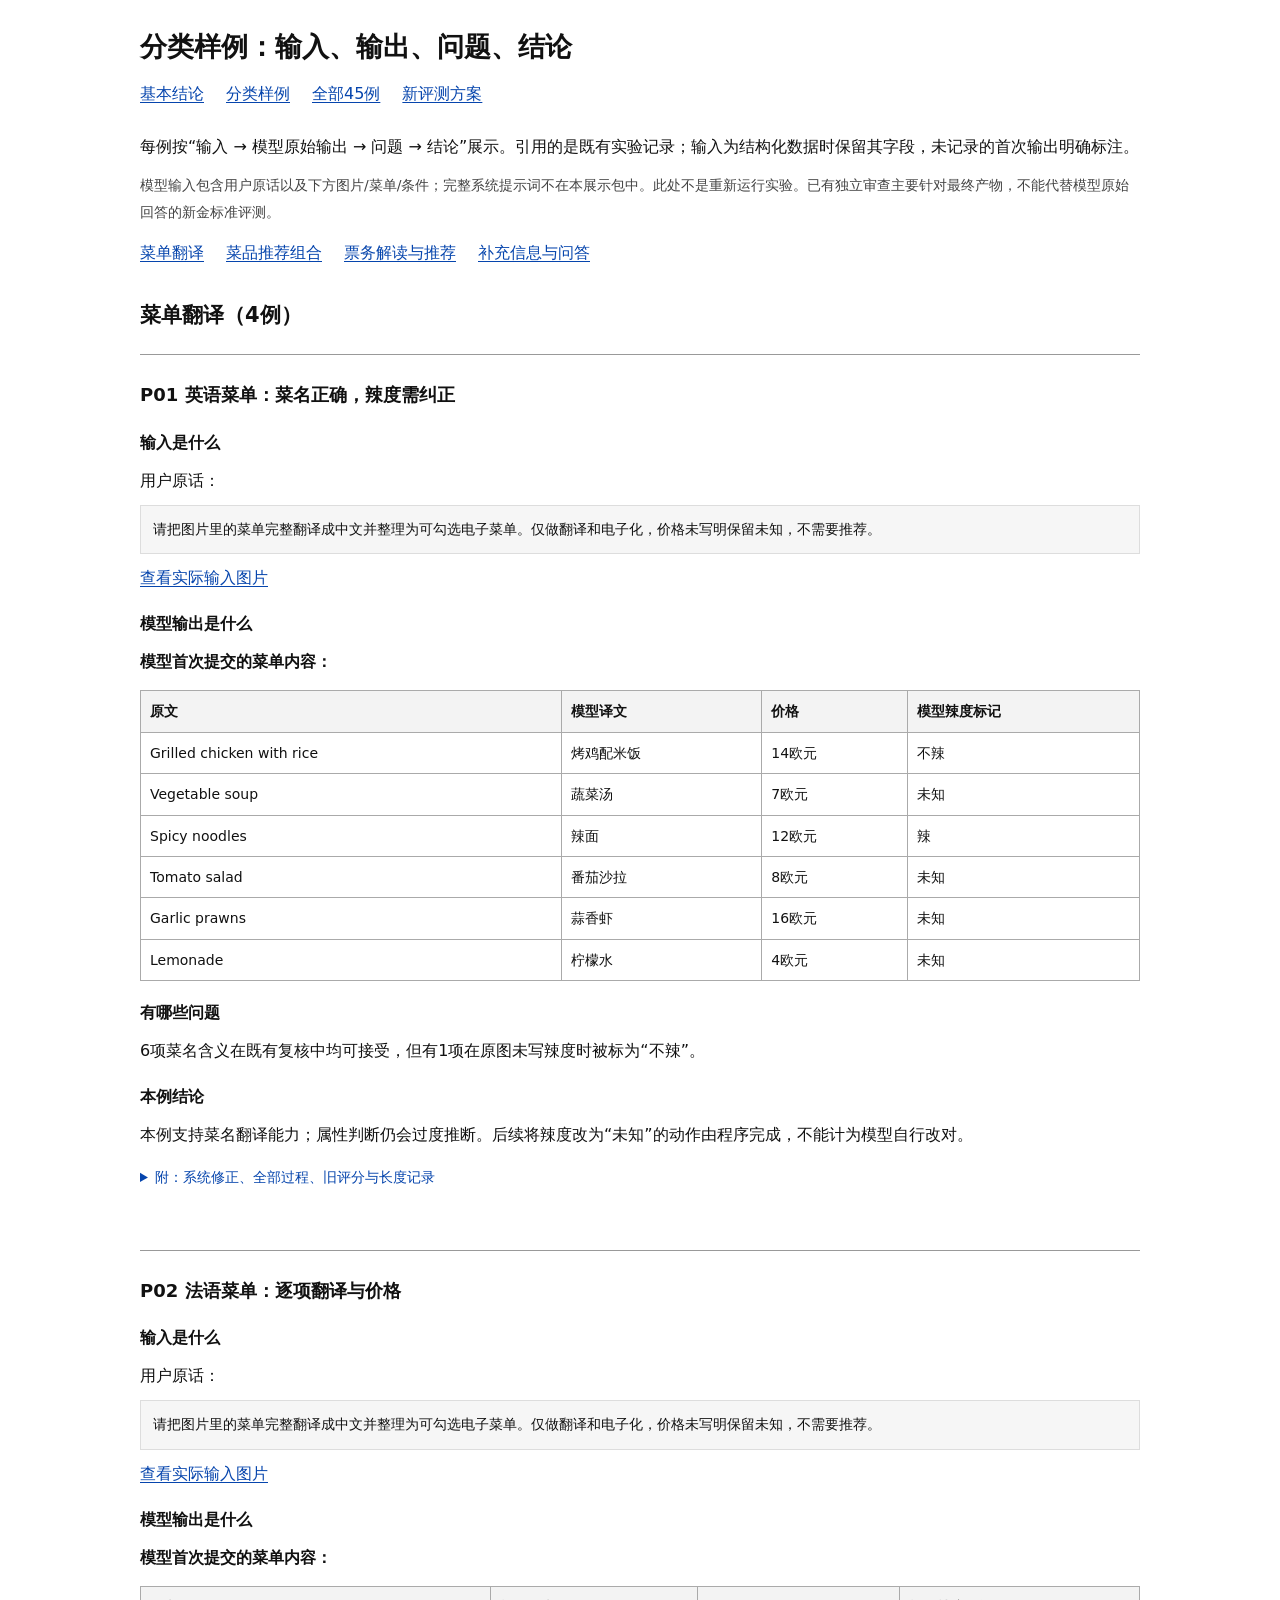
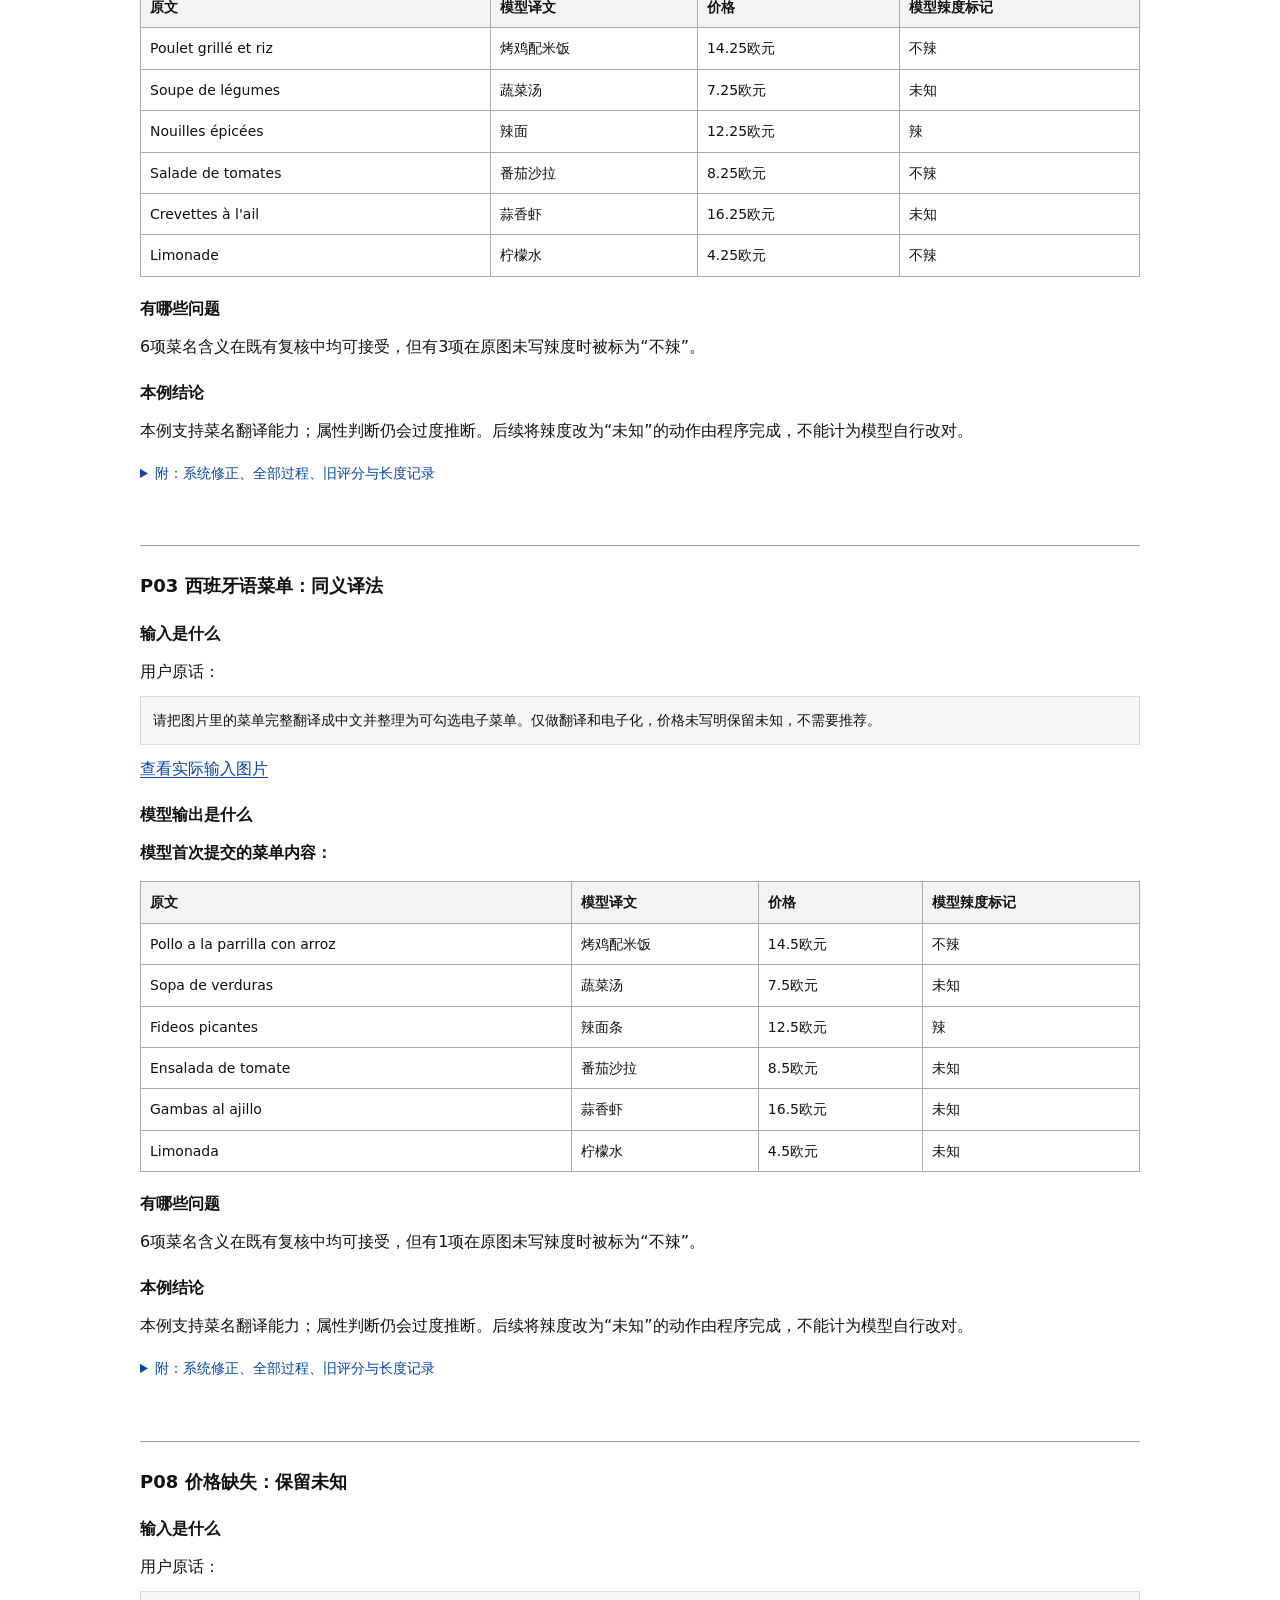
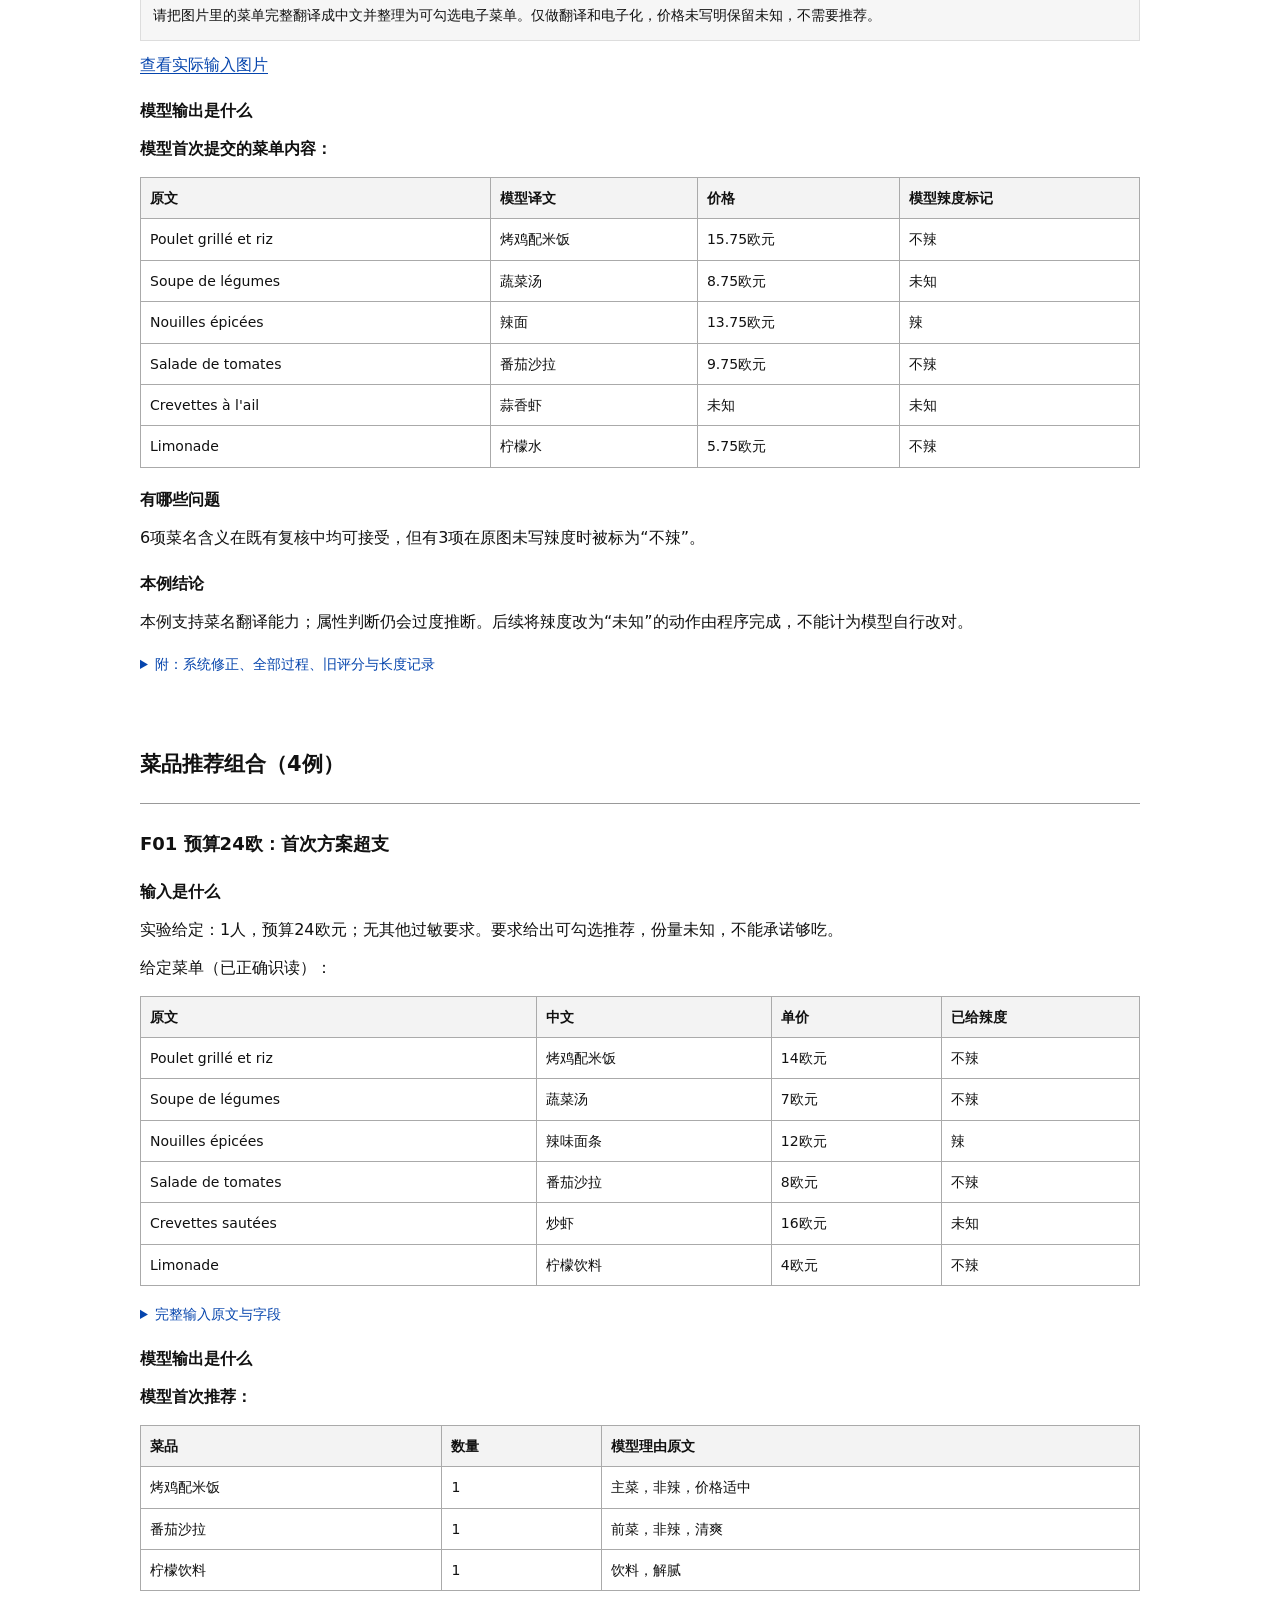
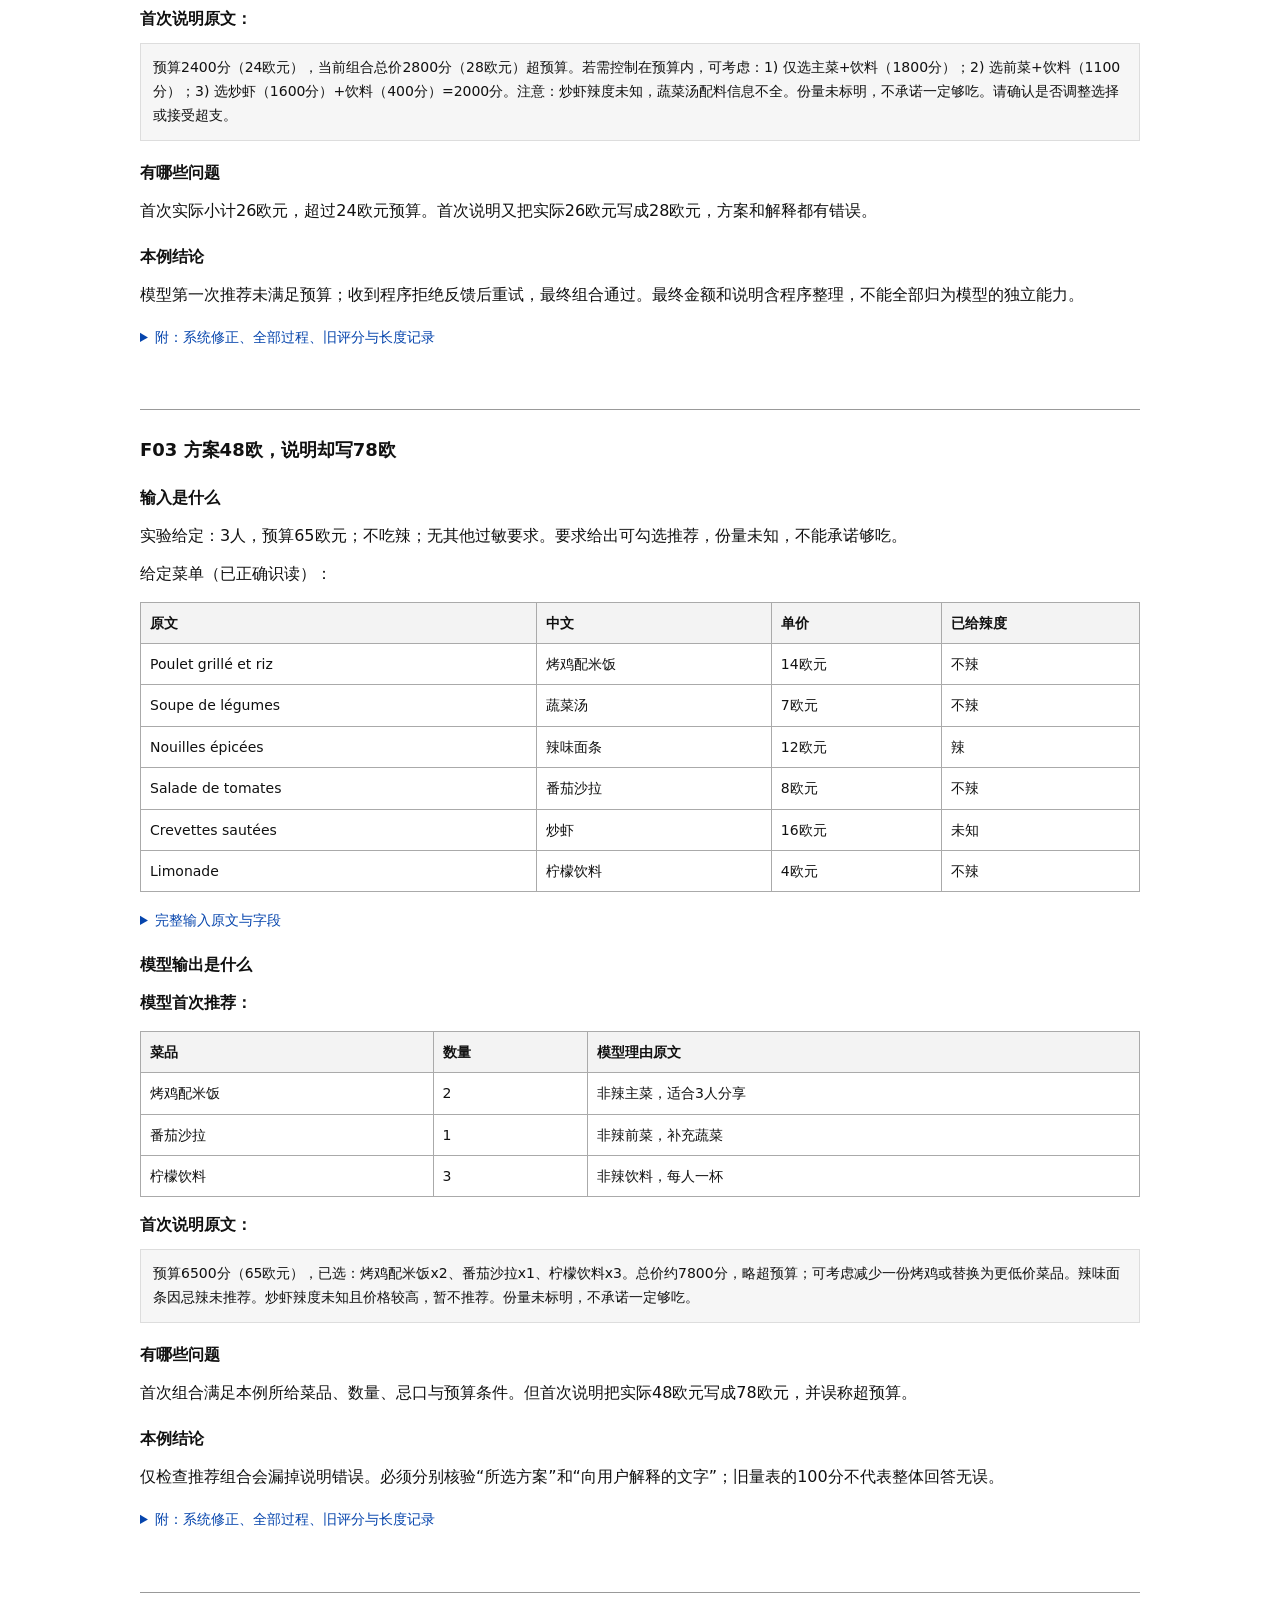
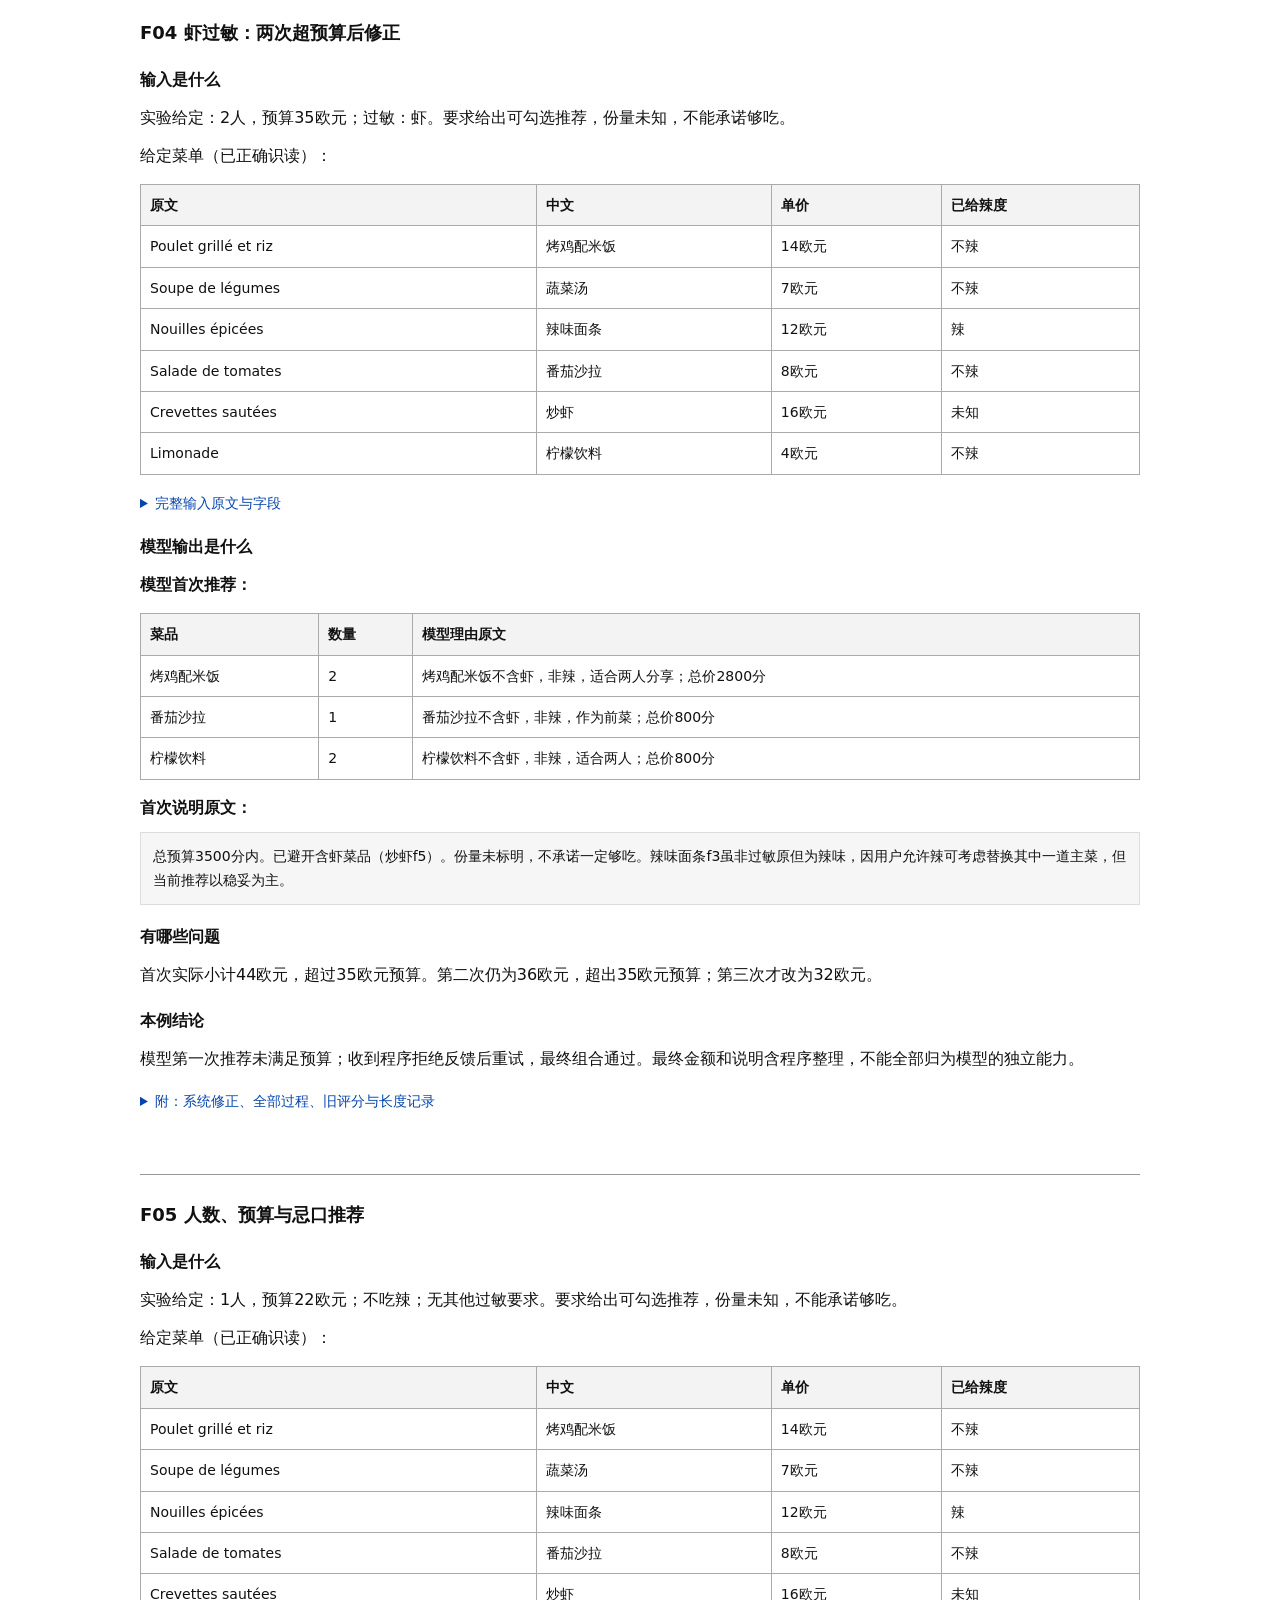
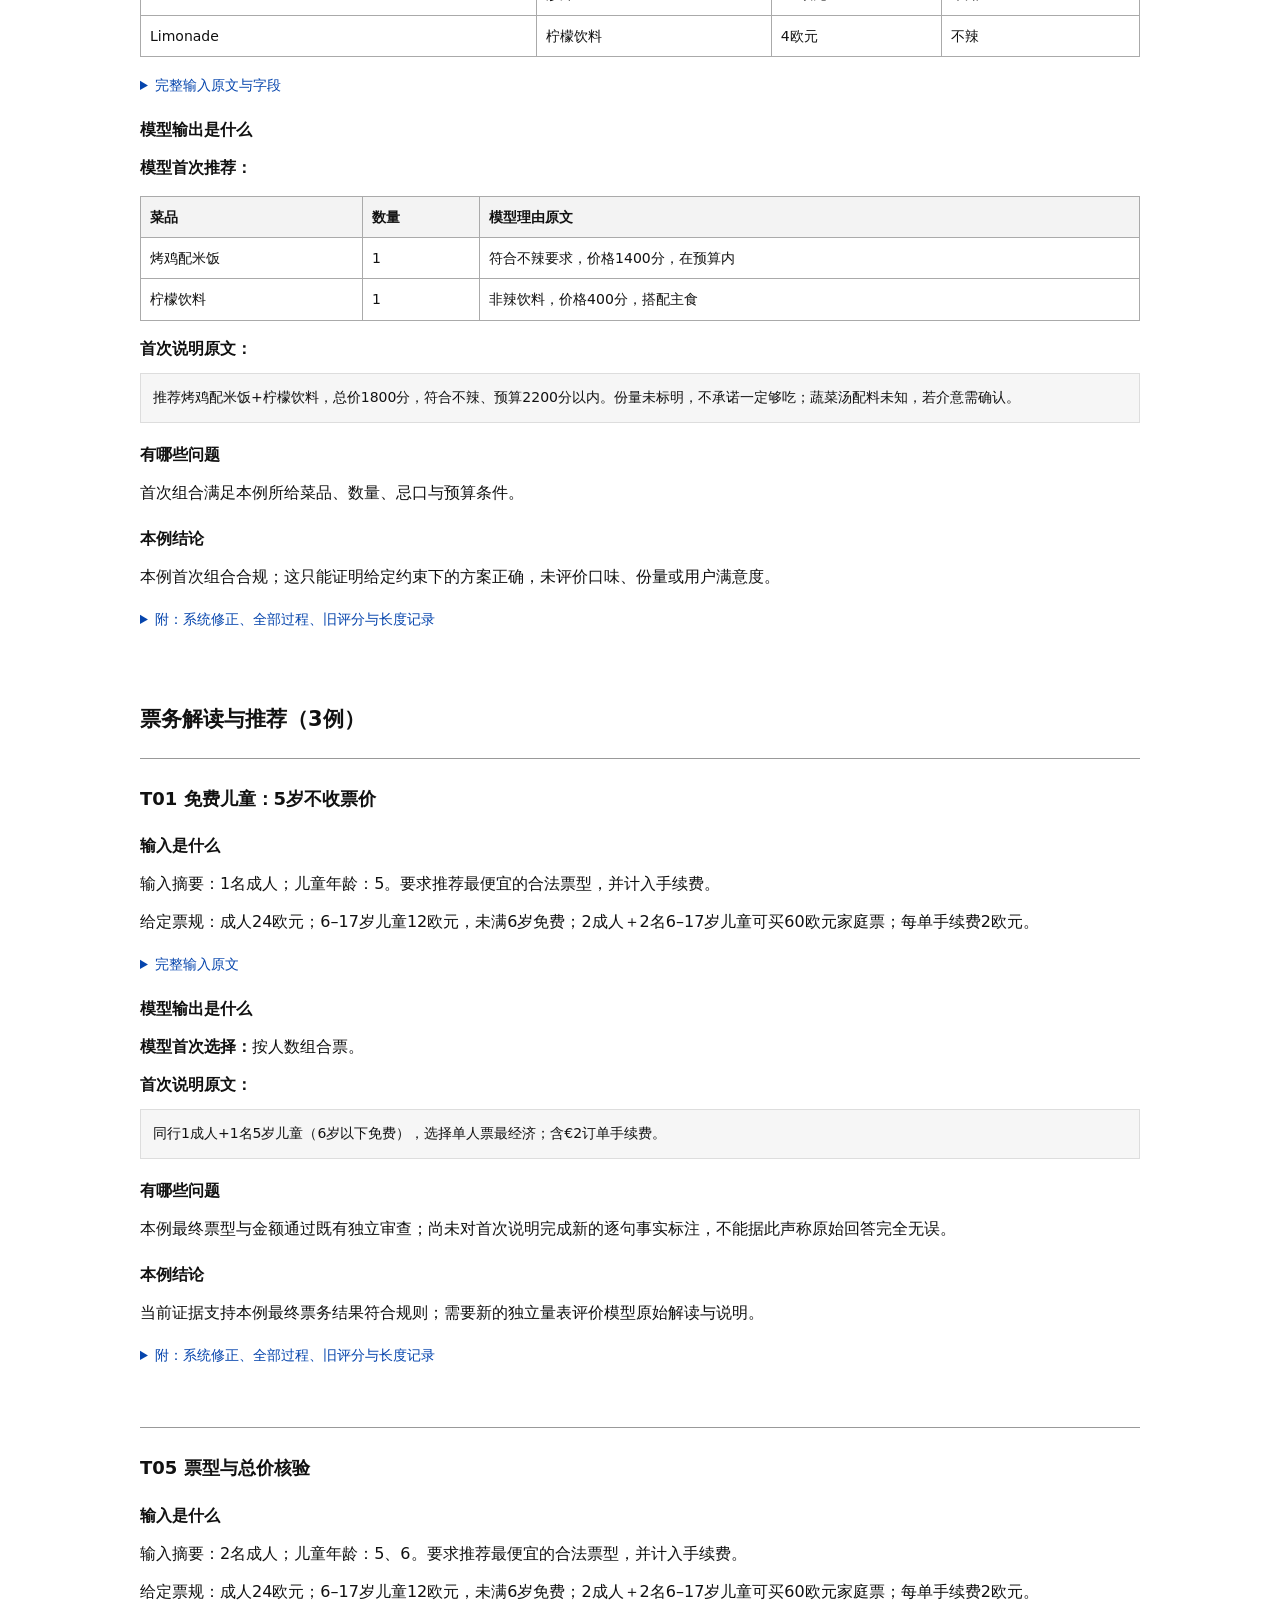
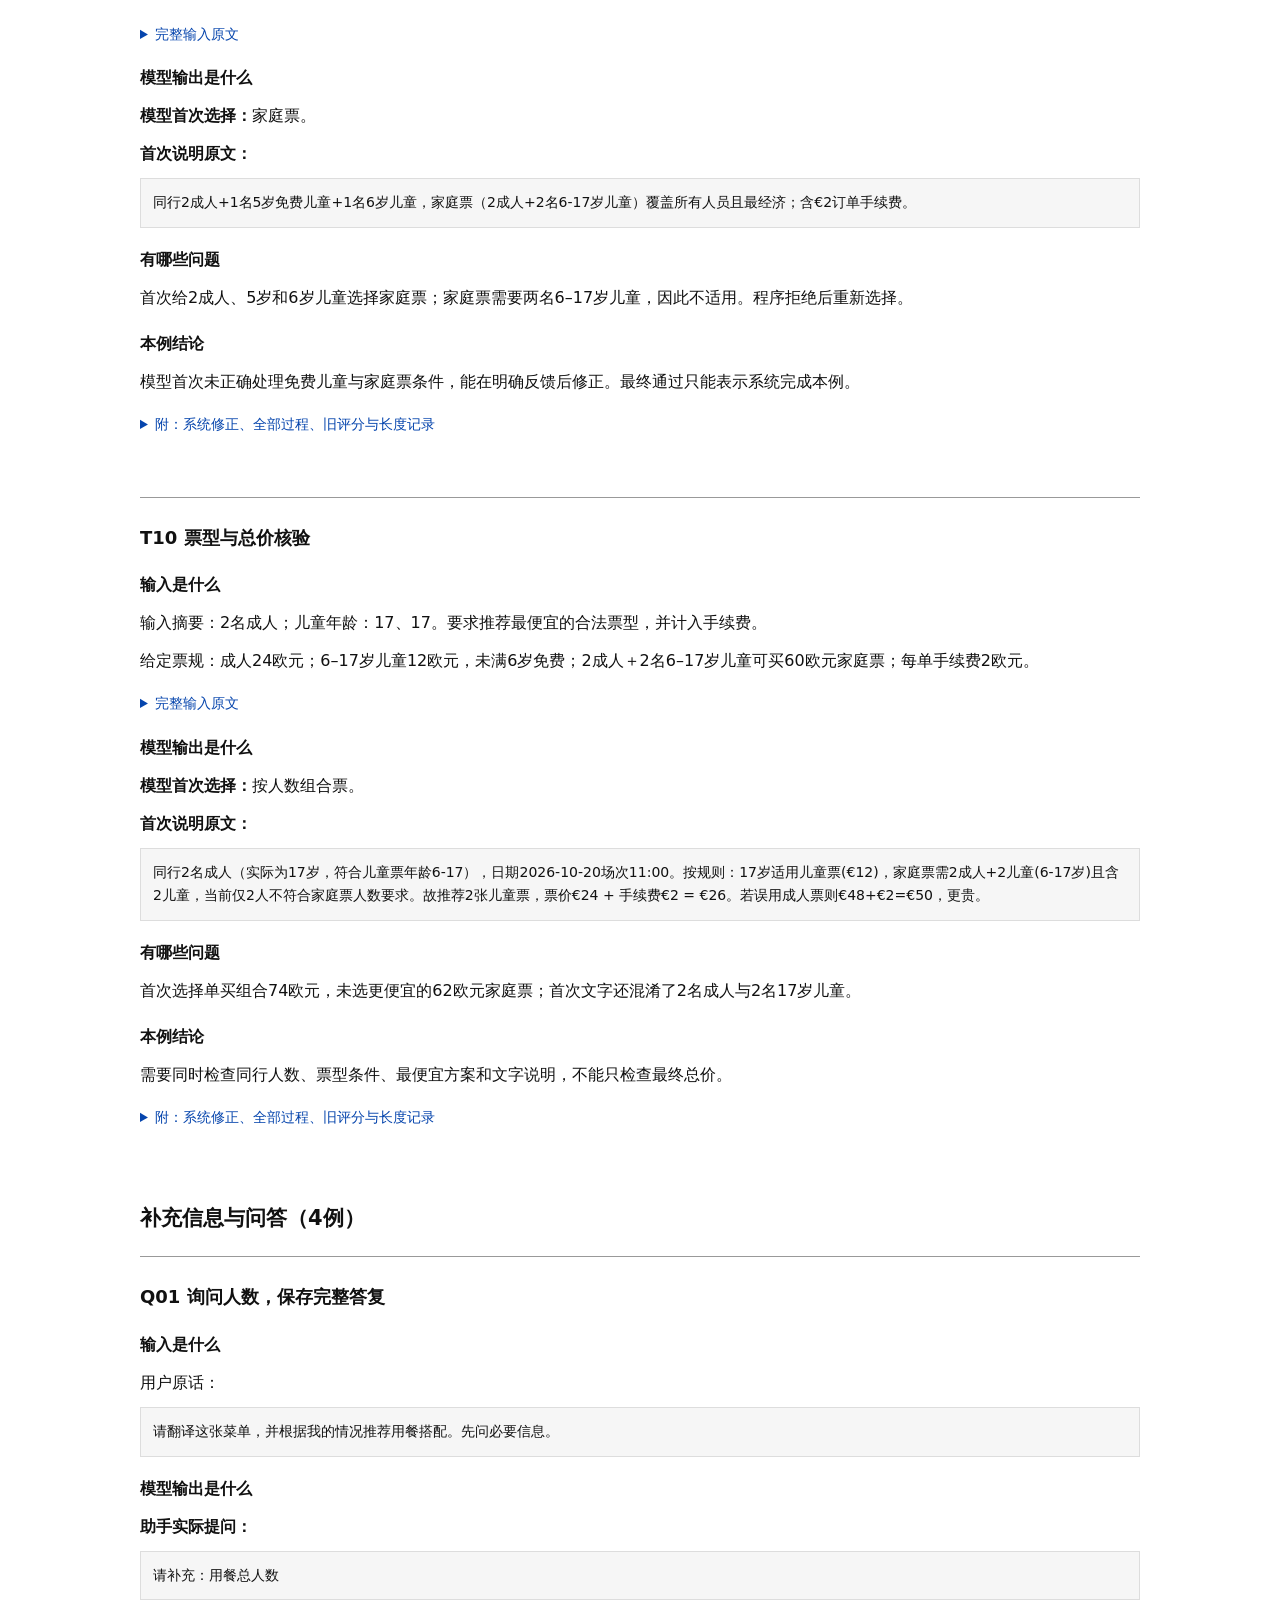
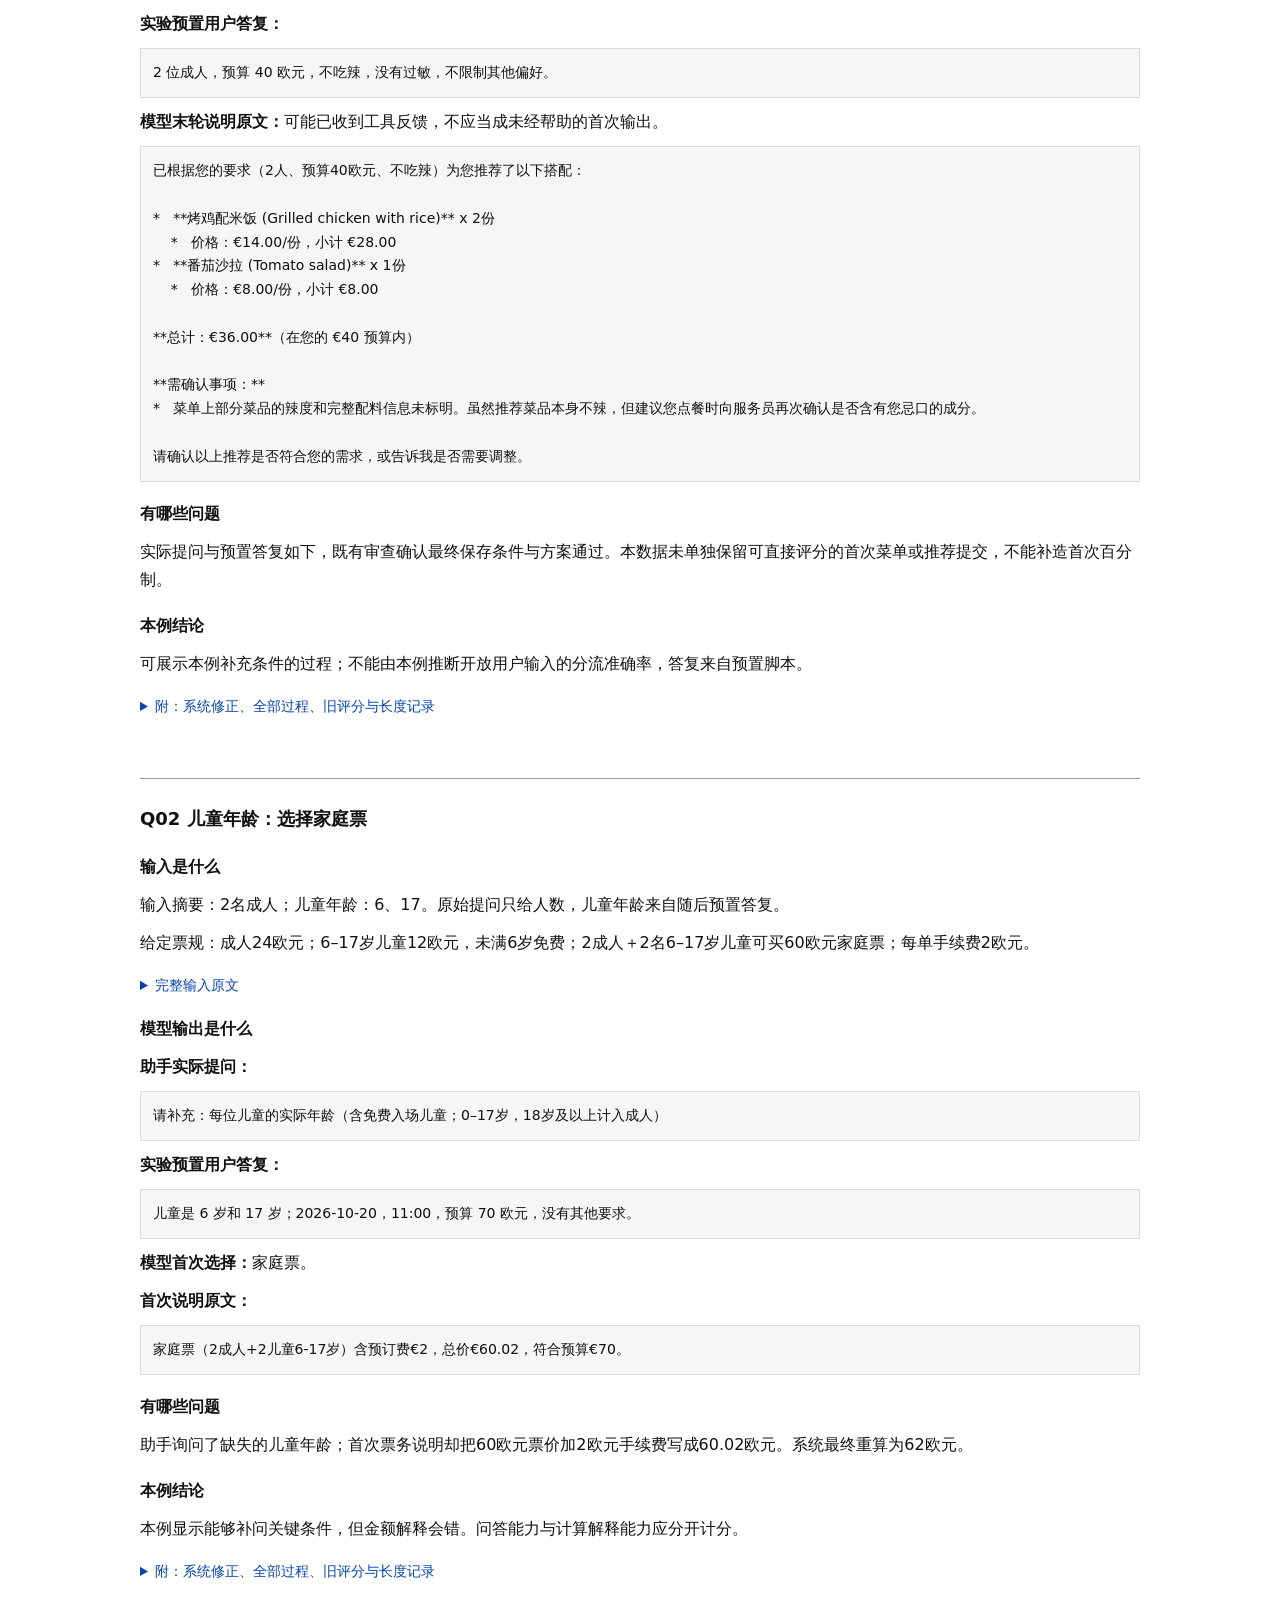
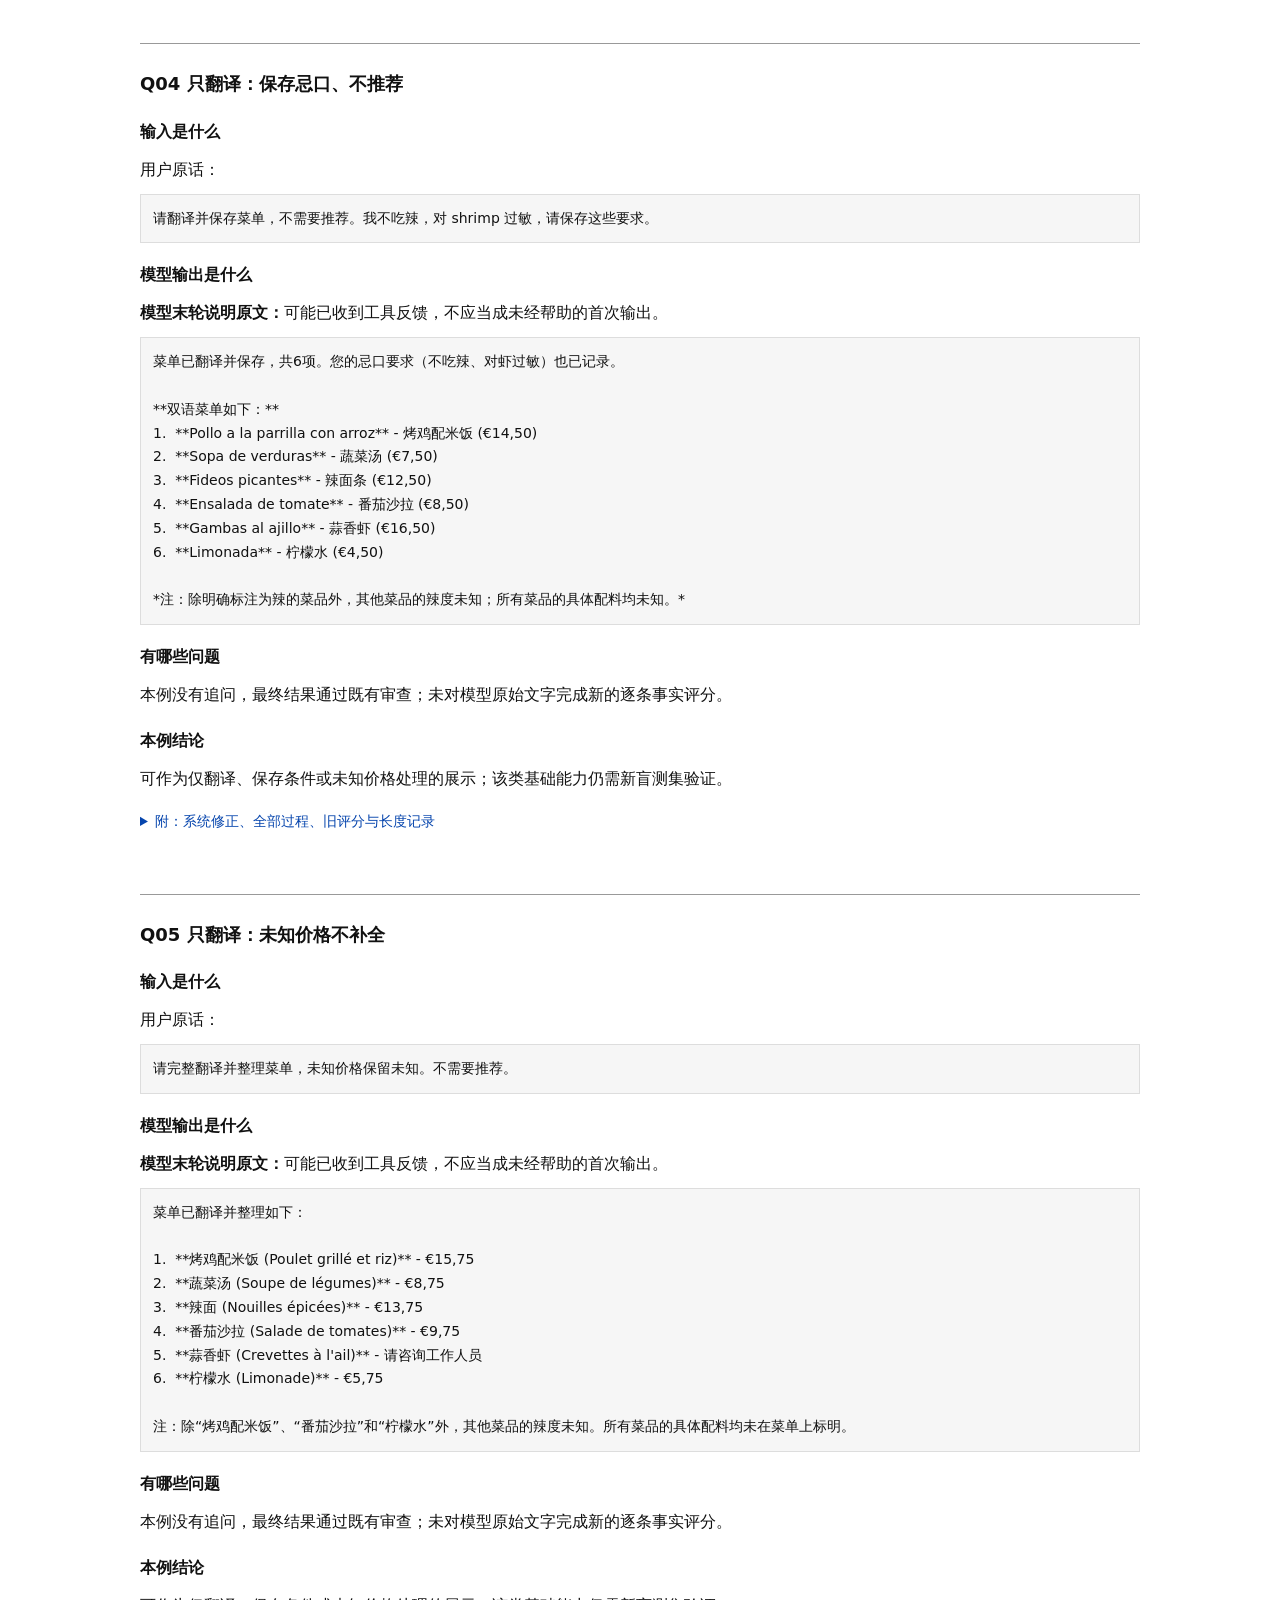
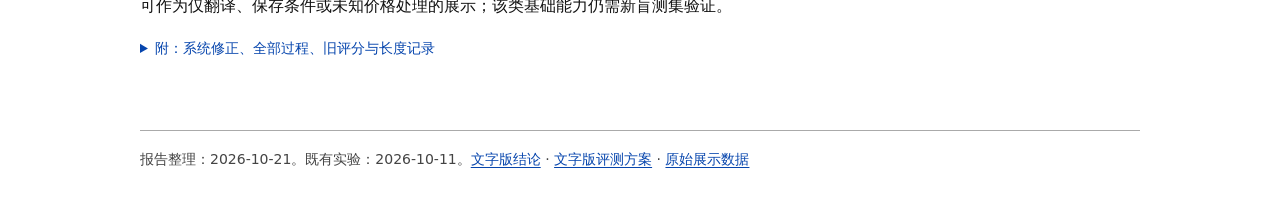
<file: docs/agent-text-report/examples.html>
<!doctype html>
<html lang="zh-CN"><head><meta charset="utf-8"><meta name="viewport" content="width=device-width,initial-scale=1"><title>分类样例：输入、输出、问题、结论</title><link rel="stylesheet" href="assets/style.css"></head><body><main><h1>分类样例：输入、输出、问题、结论</h1><nav><a href="index.html">基本结论</a><a href="examples.html">分类样例</a><a href="all-cases.html">全部45例</a><a href="evaluation-design.html">新评测方案</a></nav><p>每例按“输入 → 模型原始输出 → 问题 → 结论”展示。引用的是既有实验记录；输入为结构化数据时保留其字段，未记录的首次输出明确标注。</p><p class="note">模型输入包含用户原话以及下方图片/菜单/条件；完整系统提示词不在本展示包中。此处不是重新运行实验。已有独立审查主要针对最终产物，不能代替模型原始回答的新金标准评测。</p><nav><a href="#paper">菜单翻译</a><a href="#food">菜品推荐组合</a><a href="#ticket">票务解读与推荐</a><a href="#interactive">补充信息与问答</a></nav><section id="paper"><h2>菜单翻译（4例）</h2><article id="case-P01"><h3>P01 英语菜单：菜名正确，辣度需纠正</h3><h4>输入是什么</h4><p>用户原话：</p><pre>请把图片里的菜单完整翻译成中文并整理为可勾选电子菜单。仅做翻译和电子化，价格未写明保留未知，不需要推荐。</pre><p><a href="assets/menus/P01.jpg">查看实际输入图片</a></p><h4>模型输出是什么</h4><p><b>模型首次提交的菜单内容：</b></p><div class="table-wrap"><table><thead><tr><th>原文</th><th>模型译文</th><th>价格</th><th>模型辣度标记</th></tr></thead><tbody><tr><td>Grilled chicken with rice</td><td>烤鸡配米饭</td><td>14欧元</td><td>不辣</td></tr><tr><td>Vegetable soup</td><td>蔬菜汤</td><td>7欧元</td><td>未知</td></tr><tr><td>Spicy noodles</td><td>辣面</td><td>12欧元</td><td>辣</td></tr><tr><td>Tomato salad</td><td>番茄沙拉</td><td>8欧元</td><td>未知</td></tr><tr><td>Garlic prawns</td><td>蒜香虾</td><td>16欧元</td><td>未知</td></tr><tr><td>Lemonade</td><td>柠檬水</td><td>4欧元</td><td>未知</td></tr></tbody></table></div><h4>有哪些问题</h4><p>6项菜名含义在既有复核中均可接受，但有1项在原图未写辣度时被标为“不辣”。</p><h4>本例结论</h4><p>本例支持菜名翻译能力；属性判断仍会过度推断。后续将辣度改为“未知”的动作由程序完成，不能计为模型自行改对。</p><details><summary>附：系统修正、全部过程、旧评分与长度记录</summary><h4>系统最终回复</h4><pre>已发布 6 项菜单的原文、译文及价格对照。
未明确标注的辣度保留为未知，请向店员确认。
完整配料尚未确认；如有过敏或忌口，请核实配料及交叉接触。</pre><p>系统保存菜单：</p><div class="table-wrap"><table><thead><tr><th>原文</th><th>最终译文</th><th>价格</th><th>最终辣度</th></tr></thead><tbody><tr><td>Grilled chicken with rice</td><td>烤鸡配米饭</td><td>14欧元</td><td>未知</td></tr><tr><td>Vegetable soup</td><td>蔬菜汤</td><td>7欧元</td><td>未知</td></tr><tr><td>Spicy noodles</td><td>辣面</td><td>12欧元</td><td>辣</td></tr><tr><td>Tomato salad</td><td>番茄沙拉</td><td>8欧元</td><td>未知</td></tr><tr><td>Garlic prawns</td><td>蒜香虾</td><td>16欧元</td><td>未知</td></tr><tr><td>Lemonade</td><td>柠檬水</td><td>4欧元</td><td>未知</td></tr></tbody></table></div><h4>旧版检查量表记录</h4><p>这是事后检查项分数，不是专业语言质量或基础能力总分。</p><div class="table-wrap"><table><thead><tr><th>阶段</th><th>检查分</th></tr></thead><tbody><tr><td>模型首次提交</td><td>96.67/100</td></tr><tr><td>系统最终产物</td><td>100.00/100</td></tr></tbody></table></div><pre>{
  &quot;first_draft&quot;: {
    &quot;semantic_correct_items&quot;: 6,
    &quot;price_currency_correct_items&quot;: 6,
    &quot;uncertainty_correct_items&quot;: 5,
    &quot;covered_items&quot;: 6,
    &quot;exact_coverage&quot;: true,
    &quot;score_100&quot;: 96.6667
  },
  &quot;final&quot;: {
    &quot;semantic_correct_items&quot;: 6,
    &quot;price_currency_correct_items&quot;: 6,
    &quot;uncertainty_correct_items&quot;: 6,
    &quot;covered_items&quot;: 6,
    &quot;exact_coverage&quot;: true,
    &quot;score_100&quot;: 100.0
  }
}</pre><h4>文字长度与token</h4><div class="table-wrap"><table><thead><tr><th>记录</th><th>数值</th></tr></thead><tbody><tr><td>模型末轮说明字符数</td><td>178</td></tr><tr><td>系统最终回复字符数</td><td>68</td></tr><tr><td>模型调用数</td><td>2</td></tr><tr><td>累计输出tokens</td><td>504</td></tr><tr><td>单次输出峰值tokens</td><td>355</td></tr><tr><td>单次上限tokens</td><td>4096</td></tr><tr><td>长度上限结束次数</td><td>0</td></tr></tbody></table></div><p>字符不含空白及另列菜单；token含工具参数。累计输出不能与单次上限比较。</p><h4>既有最终结果审查</h4><pre>逐项核对6行原文及中文译文，价格为14.00/7.00/12.00/8.00/16.00/4.00欧，与已目视核验的同源图片一致；仅辣面标辣，其余未知且完整配料未确认；发布菜单完整、最终说明真实，无不必要追问、推荐或订单。</pre><p>原记录SHA-256：<code>9c88848fa299cc625bd09236788cbfdd5a45b375916a9fa15bd97d8311cb8b6a</code></p></details></article><article id="case-P02"><h3>P02 法语菜单：逐项翻译与价格</h3><h4>输入是什么</h4><p>用户原话：</p><pre>请把图片里的菜单完整翻译成中文并整理为可勾选电子菜单。仅做翻译和电子化，价格未写明保留未知，不需要推荐。</pre><p><a href="assets/menus/P02.jpg">查看实际输入图片</a></p><h4>模型输出是什么</h4><p><b>模型首次提交的菜单内容：</b></p><div class="table-wrap"><table><thead><tr><th>原文</th><th>模型译文</th><th>价格</th><th>模型辣度标记</th></tr></thead><tbody><tr><td>Poulet grillé et riz</td><td>烤鸡配米饭</td><td>14.25欧元</td><td>不辣</td></tr><tr><td>Soupe de légumes</td><td>蔬菜汤</td><td>7.25欧元</td><td>未知</td></tr><tr><td>Nouilles épicées</td><td>辣面</td><td>12.25欧元</td><td>辣</td></tr><tr><td>Salade de tomates</td><td>番茄沙拉</td><td>8.25欧元</td><td>不辣</td></tr><tr><td>Crevettes à l&#x27;ail</td><td>蒜香虾</td><td>16.25欧元</td><td>未知</td></tr><tr><td>Limonade</td><td>柠檬水</td><td>4.25欧元</td><td>不辣</td></tr></tbody></table></div><h4>有哪些问题</h4><p>6项菜名含义在既有复核中均可接受，但有3项在原图未写辣度时被标为“不辣”。</p><h4>本例结论</h4><p>本例支持菜名翻译能力；属性判断仍会过度推断。后续将辣度改为“未知”的动作由程序完成，不能计为模型自行改对。</p><details><summary>附：系统修正、全部过程、旧评分与长度记录</summary><h4>系统最终回复</h4><pre>已发布 6 项菜单的原文、译文及价格对照。
未明确标注的辣度保留为未知，请向店员确认。
完整配料尚未确认；如有过敏或忌口，请核实配料及交叉接触。</pre><p>系统保存菜单：</p><div class="table-wrap"><table><thead><tr><th>原文</th><th>最终译文</th><th>价格</th><th>最终辣度</th></tr></thead><tbody><tr><td>Poulet grillé et riz</td><td>烤鸡配米饭</td><td>14.25欧元</td><td>未知</td></tr><tr><td>Soupe de légumes</td><td>蔬菜汤</td><td>7.25欧元</td><td>未知</td></tr><tr><td>Nouilles épicées</td><td>辣面</td><td>12.25欧元</td><td>辣</td></tr><tr><td>Salade de tomates</td><td>番茄沙拉</td><td>8.25欧元</td><td>未知</td></tr><tr><td>Crevettes à l&#x27;ail</td><td>蒜香虾</td><td>16.25欧元</td><td>未知</td></tr><tr><td>Limonade</td><td>柠檬水</td><td>4.25欧元</td><td>未知</td></tr></tbody></table></div><h4>旧版检查量表记录</h4><p>这是事后检查项分数，不是专业语言质量或基础能力总分。</p><div class="table-wrap"><table><thead><tr><th>阶段</th><th>检查分</th></tr></thead><tbody><tr><td>模型首次提交</td><td>90.00/100</td></tr><tr><td>系统最终产物</td><td>100.00/100</td></tr></tbody></table></div><pre>{
  &quot;first_draft&quot;: {
    &quot;semantic_correct_items&quot;: 6,
    &quot;price_currency_correct_items&quot;: 6,
    &quot;uncertainty_correct_items&quot;: 3,
    &quot;covered_items&quot;: 6,
    &quot;exact_coverage&quot;: true,
    &quot;score_100&quot;: 90.0
  },
  &quot;final&quot;: {
    &quot;semantic_correct_items&quot;: 6,
    &quot;price_currency_correct_items&quot;: 6,
    &quot;uncertainty_correct_items&quot;: 6,
    &quot;covered_items&quot;: 6,
    &quot;exact_coverage&quot;: true,
    &quot;score_100&quot;: 100.0
  }
}</pre><h4>文字长度与token</h4><div class="table-wrap"><table><thead><tr><th>记录</th><th>数值</th></tr></thead><tbody><tr><td>模型末轮说明字符数</td><td>116</td></tr><tr><td>系统最终回复字符数</td><td>68</td></tr><tr><td>模型调用数</td><td>2</td></tr><tr><td>累计输出tokens</td><td>487</td></tr><tr><td>单次输出峰值tokens</td><td>377</td></tr><tr><td>单次上限tokens</td><td>4096</td></tr><tr><td>长度上限结束次数</td><td>0</td></tr></tbody></table></div><p>字符不含空白及另列菜单；token含工具参数。累计输出不能与单次上限比较。</p><h4>既有最终结果审查</h4><pre>逐项核对6行原文及中文译文，价格为14.25/7.25/12.25/8.25/16.25/4.25欧，与已目视核验的同源图片一致；仅辣面标辣，其余未知且完整配料未确认；发布菜单完整、最终说明真实，无不必要追问、推荐或订单。</pre><p>原记录SHA-256：<code>0fd14f18bc0b5cc8818ccbd4b06ceadb5daa3ada4e63be63274e849492fdae9f</code></p></details></article><article id="case-P03"><h3>P03 西班牙语菜单：同义译法</h3><h4>输入是什么</h4><p>用户原话：</p><pre>请把图片里的菜单完整翻译成中文并整理为可勾选电子菜单。仅做翻译和电子化，价格未写明保留未知，不需要推荐。</pre><p><a href="assets/menus/P03.jpg">查看实际输入图片</a></p><h4>模型输出是什么</h4><p><b>模型首次提交的菜单内容：</b></p><div class="table-wrap"><table><thead><tr><th>原文</th><th>模型译文</th><th>价格</th><th>模型辣度标记</th></tr></thead><tbody><tr><td>Pollo a la parrilla con arroz</td><td>烤鸡配米饭</td><td>14.5欧元</td><td>不辣</td></tr><tr><td>Sopa de verduras</td><td>蔬菜汤</td><td>7.5欧元</td><td>未知</td></tr><tr><td>Fideos picantes</td><td>辣面条</td><td>12.5欧元</td><td>辣</td></tr><tr><td>Ensalada de tomate</td><td>番茄沙拉</td><td>8.5欧元</td><td>未知</td></tr><tr><td>Gambas al ajillo</td><td>蒜香虾</td><td>16.5欧元</td><td>未知</td></tr><tr><td>Limonada</td><td>柠檬水</td><td>4.5欧元</td><td>未知</td></tr></tbody></table></div><h4>有哪些问题</h4><p>6项菜名含义在既有复核中均可接受，但有1项在原图未写辣度时被标为“不辣”。</p><h4>本例结论</h4><p>本例支持菜名翻译能力；属性判断仍会过度推断。后续将辣度改为“未知”的动作由程序完成，不能计为模型自行改对。</p><details><summary>附：系统修正、全部过程、旧评分与长度记录</summary><h4>系统最终回复</h4><pre>已发布 6 项菜单的原文、译文及价格对照。
未明确标注的辣度保留为未知，请向店员确认。
完整配料尚未确认；如有过敏或忌口，请核实配料及交叉接触。</pre><p>系统保存菜单：</p><div class="table-wrap"><table><thead><tr><th>原文</th><th>最终译文</th><th>价格</th><th>最终辣度</th></tr></thead><tbody><tr><td>Pollo a la parrilla con arroz</td><td>烤鸡配米饭</td><td>14.5欧元</td><td>未知</td></tr><tr><td>Sopa de verduras</td><td>蔬菜汤</td><td>7.5欧元</td><td>未知</td></tr><tr><td>Fideos picantes</td><td>辣面条</td><td>12.5欧元</td><td>辣</td></tr><tr><td>Ensalada de tomate</td><td>番茄沙拉</td><td>8.5欧元</td><td>未知</td></tr><tr><td>Gambas al ajillo</td><td>蒜香虾</td><td>16.5欧元</td><td>未知</td></tr><tr><td>Limonada</td><td>柠檬水</td><td>4.5欧元</td><td>未知</td></tr></tbody></table></div><h4>旧版检查量表记录</h4><p>这是事后检查项分数，不是专业语言质量或基础能力总分。</p><div class="table-wrap"><table><thead><tr><th>阶段</th><th>检查分</th></tr></thead><tbody><tr><td>模型首次提交</td><td>96.67/100</td></tr><tr><td>系统最终产物</td><td>100.00/100</td></tr></tbody></table></div><pre>{
  &quot;first_draft&quot;: {
    &quot;semantic_correct_items&quot;: 6,
    &quot;price_currency_correct_items&quot;: 6,
    &quot;uncertainty_correct_items&quot;: 5,
    &quot;covered_items&quot;: 6,
    &quot;exact_coverage&quot;: true,
    &quot;score_100&quot;: 96.6667
  },
  &quot;final&quot;: {
    &quot;semantic_correct_items&quot;: 6,
    &quot;price_currency_correct_items&quot;: 6,
    &quot;uncertainty_correct_items&quot;: 6,
    &quot;covered_items&quot;: 6,
    &quot;exact_coverage&quot;: true,
    &quot;score_100&quot;: 100.0
  }
}</pre><h4>文字长度与token</h4><div class="table-wrap"><table><thead><tr><th>记录</th><th>数值</th></tr></thead><tbody><tr><td>模型末轮说明字符数</td><td>398</td></tr><tr><td>系统最终回复字符数</td><td>68</td></tr><tr><td>模型调用数</td><td>2</td></tr><tr><td>累计输出tokens</td><td>661</td></tr><tr><td>单次输出峰值tokens</td><td>370</td></tr><tr><td>单次上限tokens</td><td>4096</td></tr><tr><td>长度上限结束次数</td><td>0</td></tr></tbody></table></div><p>字符不含空白及另列菜单；token含工具参数。累计输出不能与单次上限比较。</p><h4>既有最终结果审查</h4><pre>逐项核对6行原文及中文译文，价格为14.50/7.50/12.50/8.50/16.50/4.50欧，与已目视核验的同源图片一致；仅辣面标辣，其余未知且完整配料未确认；发布菜单完整、最终说明真实，无不必要追问、推荐或订单。</pre><p>原记录SHA-256：<code>9a9ce097871da1ae32ffeebd84e3c64a09bf81ee8fb9b991df2944a2663b77ca</code></p></details></article><article id="case-P08"><h3>P08 价格缺失：保留未知</h3><h4>输入是什么</h4><p>用户原话：</p><pre>请把图片里的菜单完整翻译成中文并整理为可勾选电子菜单。仅做翻译和电子化，价格未写明保留未知，不需要推荐。</pre><p><a href="assets/menus/P08.jpg">查看实际输入图片</a></p><h4>模型输出是什么</h4><p><b>模型首次提交的菜单内容：</b></p><div class="table-wrap"><table><thead><tr><th>原文</th><th>模型译文</th><th>价格</th><th>模型辣度标记</th></tr></thead><tbody><tr><td>Poulet grillé et riz</td><td>烤鸡配米饭</td><td>15.75欧元</td><td>不辣</td></tr><tr><td>Soupe de légumes</td><td>蔬菜汤</td><td>8.75欧元</td><td>未知</td></tr><tr><td>Nouilles épicées</td><td>辣面</td><td>13.75欧元</td><td>辣</td></tr><tr><td>Salade de tomates</td><td>番茄沙拉</td><td>9.75欧元</td><td>不辣</td></tr><tr><td>Crevettes à l&#x27;ail</td><td>蒜香虾</td><td>未知</td><td>未知</td></tr><tr><td>Limonade</td><td>柠檬水</td><td>5.75欧元</td><td>不辣</td></tr></tbody></table></div><h4>有哪些问题</h4><p>6项菜名含义在既有复核中均可接受，但有3项在原图未写辣度时被标为“不辣”。</p><h4>本例结论</h4><p>本例支持菜名翻译能力；属性判断仍会过度推断。后续将辣度改为“未知”的动作由程序完成，不能计为模型自行改对。</p><details><summary>附：系统修正、全部过程、旧评分与长度记录</summary><h4>系统最终回复</h4><pre>已发布 6 项菜单的原文、译文及价格对照。
部分价格未提供，已标为待确认。
未明确标注的辣度保留为未知，请向店员确认。
完整配料尚未确认；如有过敏或忌口，请核实配料及交叉接触。</pre><p>系统保存菜单：</p><div class="table-wrap"><table><thead><tr><th>原文</th><th>最终译文</th><th>价格</th><th>最终辣度</th></tr></thead><tbody><tr><td>Poulet grillé et riz</td><td>烤鸡配米饭</td><td>15.75欧元</td><td>未知</td></tr><tr><td>Soupe de légumes</td><td>蔬菜汤</td><td>8.75欧元</td><td>未知</td></tr><tr><td>Nouilles épicées</td><td>辣面</td><td>13.75欧元</td><td>辣</td></tr><tr><td>Salade de tomates</td><td>番茄沙拉</td><td>9.75欧元</td><td>未知</td></tr><tr><td>Crevettes à l&#x27;ail</td><td>蒜香虾</td><td>未知</td><td>未知</td></tr><tr><td>Limonade</td><td>柠檬水</td><td>5.75欧元</td><td>未知</td></tr></tbody></table></div><h4>旧版检查量表记录</h4><p>这是事后检查项分数，不是专业语言质量或基础能力总分。</p><div class="table-wrap"><table><thead><tr><th>阶段</th><th>检查分</th></tr></thead><tbody><tr><td>模型首次提交</td><td>90.00/100</td></tr><tr><td>系统最终产物</td><td>100.00/100</td></tr></tbody></table></div><pre>{
  &quot;first_draft&quot;: {
    &quot;semantic_correct_items&quot;: 6,
    &quot;price_currency_correct_items&quot;: 6,
    &quot;uncertainty_correct_items&quot;: 3,
    &quot;covered_items&quot;: 6,
    &quot;exact_coverage&quot;: true,
    &quot;score_100&quot;: 90.0
  },
  &quot;final&quot;: {
    &quot;semantic_correct_items&quot;: 6,
    &quot;price_currency_correct_items&quot;: 6,
    &quot;uncertainty_correct_items&quot;: 6,
    &quot;covered_items&quot;: 6,
    &quot;exact_coverage&quot;: true,
    &quot;score_100&quot;: 100.0
  }
}</pre><h4>文字长度与token</h4><div class="table-wrap"><table><thead><tr><th>记录</th><th>数值</th></tr></thead><tbody><tr><td>模型末轮说明字符数</td><td>351</td></tr><tr><td>系统最终回复字符数</td><td>83</td></tr><tr><td>模型调用数</td><td>2</td></tr><tr><td>累计输出tokens</td><td>649</td></tr><tr><td>单次输出峰值tokens</td><td>373</td></tr><tr><td>单次上限tokens</td><td>4096</td></tr><tr><td>长度上限结束次数</td><td>0</td></tr></tbody></table></div><p>字符不含空白及另列菜单；token含工具参数。累计输出不能与单次上限比较。</p><h4>既有最终结果审查</h4><pre>逐项核对6行原文及中文译文，价格为15.75/8.75/13.75/9.75/未知/5.75欧，与已目视核验的同源图片一致；仅辣面标辣，其余未知且完整配料未确认；发布菜单完整、最终说明真实，无不必要追问、推荐或订单。</pre><p>原记录SHA-256：<code>d9b31d25d9f7b0a84fc42e61dfa62663ddae558486596593fa8f8302c6417044</code></p></details></article></section><section id="food"><h2>菜品推荐组合（4例）</h2><article id="case-F01"><h3>F01 预算24欧：首次方案超支</h3><h4>输入是什么</h4><p>实验给定：1人，预算24欧元；无其他过敏要求。要求给出可勾选推荐，份量未知，不能承诺够吃。</p><p>给定菜单（已正确识读）：</p><div class="table-wrap"><table><thead><tr><th>原文</th><th>中文</th><th>单价</th><th>已给辣度</th></tr></thead><tbody><tr><td>Poulet grillé et riz</td><td>烤鸡配米饭</td><td>14欧元</td><td>不辣</td></tr><tr><td>Soupe de légumes</td><td>蔬菜汤</td><td>7欧元</td><td>不辣</td></tr><tr><td>Nouilles épicées</td><td>辣味面条</td><td>12欧元</td><td>辣</td></tr><tr><td>Salade de tomates</td><td>番茄沙拉</td><td>8欧元</td><td>不辣</td></tr><tr><td>Crevettes sautées</td><td>炒虾</td><td>16欧元</td><td>未知</td></tr><tr><td>Limonade</td><td>柠檬饮料</td><td>4欧元</td><td>不辣</td></tr></tbody></table></div><details><summary>完整输入原文与字段</summary><pre>本题只评估推荐，以下是已经正确识读的菜单字段，无需操作设备。请保存菜单和条件，给出可勾选建议。条件已完整：{&quot;people&quot;: 1, &quot;budget_minor&quot;: 2400, &quot;no_spicy&quot;: false, &quot;allergies&quot;: []}。不限制其他偏好；份量未标明，不承诺一定够吃。菜单：[{&quot;id&quot;: &quot;f1&quot;, &quot;original&quot;: &quot;Poulet grillé et riz&quot;, &quot;translated&quot;: &quot;烤鸡配米饭&quot;, &quot;price_minor&quot;: 1400, &quot;category&quot;: &quot;Plats&quot;, &quot;spicy&quot;: &quot;no&quot;, &quot;ingredients&quot;: [&quot;chicken&quot;, &quot;rice&quot;], &quot;ingredients_known&quot;: true}, {&quot;id&quot;: &quot;f2&quot;, &quot;original&quot;: &quot;Soupe de légumes&quot;, &quot;translated&quot;: &quot;蔬菜汤&quot;, &quot;price_minor&quot;: 700, &quot;category&quot;: &quot;Entrées&quot;, &quot;spicy&quot;: &quot;no&quot;, &quot;ingredients&quot;: [&quot;vegetables&quot;], &quot;ingredients_known&quot;: false}, {&quot;id&quot;: &quot;f3&quot;, &quot;original&quot;: &quot;Nouilles épicées&quot;, &quot;translated&quot;: &quot;辣味面条&quot;, &quot;price_minor&quot;: 1200, &quot;category&quot;: &quot;Plats&quot;, &quot;spicy&quot;: &quot;yes&quot;, &quot;ingredients&quot;: [&quot;wheat&quot;, &quot;chili&quot;], &quot;ingredients_known&quot;: true}, {&quot;id&quot;: &quot;f4&quot;, &quot;original&quot;: &quot;Salade de tomates&quot;, &quot;translated&quot;: &quot;番茄沙拉&quot;, &quot;price_minor&quot;: 800, &quot;category&quot;: &quot;Entrées&quot;, &quot;spicy&quot;: &quot;no&quot;, &quot;ingredients&quot;: [&quot;tomato&quot;], &quot;ingredients_known&quot;: true}, {&quot;id&quot;: &quot;f5&quot;, &quot;original&quot;: &quot;Crevettes sautées&quot;, &quot;translated&quot;: &quot;炒虾&quot;, &quot;price_minor&quot;: 1600, &quot;category&quot;: &quot;Plats&quot;, &quot;spicy&quot;: &quot;unknown&quot;, &quot;ingredients&quot;: [&quot;shrimp&quot;], &quot;ingredients_known&quot;: true}, {&quot;id&quot;: &quot;f6&quot;, &quot;original&quot;: &quot;Limonade&quot;, &quot;translated&quot;: &quot;柠檬饮料&quot;, &quot;price_minor&quot;: 400, &quot;category&quot;: &quot;Boissons&quot;, &quot;spicy&quot;: &quot;no&quot;, &quot;ingredients&quot;: [&quot;lemon&quot;], &quot;ingredients_known&quot;: true}]</pre></details><h4>模型输出是什么</h4><p><b>模型首次推荐：</b></p><div class="table-wrap"><table><thead><tr><th>菜品</th><th>数量</th><th>模型理由原文</th></tr></thead><tbody><tr><td>烤鸡配米饭</td><td>1</td><td>主菜，非辣，价格适中</td></tr><tr><td>番茄沙拉</td><td>1</td><td>前菜，非辣，清爽</td></tr><tr><td>柠檬饮料</td><td>1</td><td>饮料，解腻</td></tr></tbody></table></div><p><b>首次说明原文：</b></p><pre>预算2400分（24欧元），当前组合总价2800分（28欧元）超预算。若需控制在预算内，可考虑：1) 仅选主菜+饮料（1800分）；2) 选前菜+饮料（1100分）；3) 选炒虾（1600分）+饮料（400分）=2000分。注意：炒虾辣度未知，蔬菜汤配料信息不全。份量未标明，不承诺一定够吃。请确认是否调整选择或接受超支。</pre><h4>有哪些问题</h4><p>首次实际小计26欧元，超过24欧元预算。首次说明又把实际26欧元写成28欧元，方案和解释都有错误。</p><h4>本例结论</h4><p>模型第一次推荐未满足预算；收到程序拒绝反馈后重试，最终组合通过。最终金额和说明含程序整理，不能全部归为模型的独立能力。</p><details><summary>附：系统修正、全部过程、旧评分与长度记录</summary><h4>系统最终回复</h4><pre>建议菜品：
1 × Poulet grillé et riz（烤鸡配米饭）；单价 EUR 14.00，小计 EUR 14.00
1 × Limonade（柠檬饮料）；单价 EUR 4.00，小计 EUR 4.00
菜单小计：EUR 18.00。
预算：EUR 24.00。
按菜单价格计算的预算余额：EUR 6.00。
请勾选并确认最终菜品。</pre><h4>推荐第1次提交</h4><pre>{
  &quot;check&quot;: {
    &quot;items_quantity_legal&quot;: true,
    &quot;stated_diet_constraints_met&quot;: true,
    &quot;budget_met&quot;: false,
    &quot;total_minor&quot;: 2600,
    &quot;budget_minor&quot;: 2400,
    &quot;all_hard_constraints_met&quot;: false,
    &quot;score_100&quot;: 60
  },
  &quot;notes&quot;: &quot;预算2400分（24欧元），当前组合总价2800分（28欧元）超预算。若需控制在预算内，可考虑：1) 仅选主菜+饮料（1800分）；2) 选前菜+饮料（1100分）；3) 选炒虾（1600分）+饮料（400分）=2000分。注意：炒虾辣度未知，蔬菜汤配料信息不全。份量未标明，不承诺一定够吃。请确认是否调整选择或接受超支。&quot;,
  &quot;error&quot;: &quot;建议小计 2600 超过预算 2400&quot;,
  &quot;picks&quot;: [
    {
      &quot;id&quot;: &quot;f1&quot;,
      &quot;quantity&quot;: 1,
      &quot;reason&quot;: &quot;主菜，非辣，价格适中&quot;
    },
    {
      &quot;id&quot;: &quot;f4&quot;,
      &quot;quantity&quot;: 1,
      &quot;reason&quot;: &quot;前菜，非辣，清爽&quot;
    },
    {
      &quot;id&quot;: &quot;f6&quot;,
      &quot;quantity&quot;: 1,
      &quot;reason&quot;: &quot;饮料，解腻&quot;
    }
  ]
}</pre><h4>推荐第2次提交</h4><pre>{
  &quot;check&quot;: {
    &quot;items_quantity_legal&quot;: true,
    &quot;stated_diet_constraints_met&quot;: true,
    &quot;budget_met&quot;: true,
    &quot;total_minor&quot;: 1800,
    &quot;budget_minor&quot;: 2400,
    &quot;all_hard_constraints_met&quot;: true,
    &quot;score_100&quot;: 100
  },
  &quot;notes&quot;: &quot;预算2400分（24欧元），当前组合总价1800分（18欧元），符合预算。烤鸡配米饭为非辣主菜，柠檬饮料清爽解腻。份量未标明，不承诺一定够吃。如需增加前菜，可考虑蔬菜汤（700分）或番茄沙拉（800分），但总费用将超预算。请确认是否调整选择。&quot;,
  &quot;error&quot;: null,
  &quot;picks&quot;: [
    {
      &quot;id&quot;: &quot;f1&quot;,
      &quot;quantity&quot;: 1,
      &quot;reason&quot;: &quot;主菜，非辣，价格适中&quot;
    },
    {
      &quot;id&quot;: &quot;f6&quot;,
      &quot;quantity&quot;: 1,
      &quot;reason&quot;: &quot;饮料，解腻&quot;
    }
  ]
}</pre><h4>旧版检查量表记录</h4><p>这是事后检查项分数，不是专业语言质量或基础能力总分。</p><div class="table-wrap"><table><thead><tr><th>阶段</th><th>检查分</th></tr></thead><tbody><tr><td>模型首次提交</td><td>60.00/100</td></tr><tr><td>系统最终产物</td><td>100.00/100</td></tr></tbody></table></div><pre>{
  &quot;first_draft&quot;: {
    &quot;items_quantity_legal&quot;: true,
    &quot;stated_diet_constraints_met&quot;: true,
    &quot;budget_met&quot;: false,
    &quot;total_minor&quot;: 2600,
    &quot;budget_minor&quot;: 2400,
    &quot;all_hard_constraints_met&quot;: false,
    &quot;score_100&quot;: 60
  },
  &quot;final&quot;: {
    &quot;items_quantity_legal&quot;: true,
    &quot;stated_diet_constraints_met&quot;: true,
    &quot;budget_met&quot;: true,
    &quot;total_minor&quot;: 1800,
    &quot;budget_minor&quot;: 2400,
    &quot;all_hard_constraints_met&quot;: true,
    &quot;score_100&quot;: 100
  }
}</pre><h4>文字长度与token</h4><div class="table-wrap"><table><thead><tr><th>记录</th><th>数值</th></tr></thead><tbody><tr><td>模型末轮说明字符数</td><td>266</td></tr><tr><td>系统最终回复字符数</td><td>147</td></tr><tr><td>模型调用数</td><td>5</td></tr><tr><td>累计输出tokens</td><td>1096</td></tr><tr><td>单次输出峰值tokens</td><td>411</td></tr><tr><td>单次上限tokens</td><td>4096</td></tr><tr><td>长度上限结束次数</td><td>0</td></tr></tbody></table></div><p>字符不含空白及另列菜单；token含工具参数。累计输出不能与单次上限比较。</p><h4>既有最终结果审查</h4><pre>原条件1人、预算24欧均保存；推荐烤鸡配米饭×1、柠檬饮料×1，合计18欧、余6欧。发布理由、说明和最终回复一致；不承诺未知份量，未重复问条件或操作设备。此前1次超预算草稿被拒绝，最终自行修正。</pre><p>原记录SHA-256：<code>8f239adf11f23585f08f8b7ec86b958dbee16631db282d5df7cd7fd74ab6916f</code></p></details></article><article id="case-F03"><h3>F03 方案48欧，说明却写78欧</h3><h4>输入是什么</h4><p>实验给定：3人，预算65欧元；不吃辣；无其他过敏要求。要求给出可勾选推荐，份量未知，不能承诺够吃。</p><p>给定菜单（已正确识读）：</p><div class="table-wrap"><table><thead><tr><th>原文</th><th>中文</th><th>单价</th><th>已给辣度</th></tr></thead><tbody><tr><td>Poulet grillé et riz</td><td>烤鸡配米饭</td><td>14欧元</td><td>不辣</td></tr><tr><td>Soupe de légumes</td><td>蔬菜汤</td><td>7欧元</td><td>不辣</td></tr><tr><td>Nouilles épicées</td><td>辣味面条</td><td>12欧元</td><td>辣</td></tr><tr><td>Salade de tomates</td><td>番茄沙拉</td><td>8欧元</td><td>不辣</td></tr><tr><td>Crevettes sautées</td><td>炒虾</td><td>16欧元</td><td>未知</td></tr><tr><td>Limonade</td><td>柠檬饮料</td><td>4欧元</td><td>不辣</td></tr></tbody></table></div><details><summary>完整输入原文与字段</summary><pre>本题只评估推荐，以下是已经正确识读的菜单字段，无需操作设备。请保存菜单和条件，给出可勾选建议。条件已完整：{&quot;people&quot;: 3, &quot;budget_minor&quot;: 6500, &quot;no_spicy&quot;: true, &quot;allergies&quot;: []}。不限制其他偏好；份量未标明，不承诺一定够吃。菜单：[{&quot;id&quot;: &quot;f1&quot;, &quot;original&quot;: &quot;Poulet grillé et riz&quot;, &quot;translated&quot;: &quot;烤鸡配米饭&quot;, &quot;price_minor&quot;: 1400, &quot;category&quot;: &quot;Plats&quot;, &quot;spicy&quot;: &quot;no&quot;, &quot;ingredients&quot;: [&quot;chicken&quot;, &quot;rice&quot;], &quot;ingredients_known&quot;: true}, {&quot;id&quot;: &quot;f2&quot;, &quot;original&quot;: &quot;Soupe de légumes&quot;, &quot;translated&quot;: &quot;蔬菜汤&quot;, &quot;price_minor&quot;: 700, &quot;category&quot;: &quot;Entrées&quot;, &quot;spicy&quot;: &quot;no&quot;, &quot;ingredients&quot;: [&quot;vegetables&quot;], &quot;ingredients_known&quot;: false}, {&quot;id&quot;: &quot;f3&quot;, &quot;original&quot;: &quot;Nouilles épicées&quot;, &quot;translated&quot;: &quot;辣味面条&quot;, &quot;price_minor&quot;: 1200, &quot;category&quot;: &quot;Plats&quot;, &quot;spicy&quot;: &quot;yes&quot;, &quot;ingredients&quot;: [&quot;wheat&quot;, &quot;chili&quot;], &quot;ingredients_known&quot;: true}, {&quot;id&quot;: &quot;f4&quot;, &quot;original&quot;: &quot;Salade de tomates&quot;, &quot;translated&quot;: &quot;番茄沙拉&quot;, &quot;price_minor&quot;: 800, &quot;category&quot;: &quot;Entrées&quot;, &quot;spicy&quot;: &quot;no&quot;, &quot;ingredients&quot;: [&quot;tomato&quot;], &quot;ingredients_known&quot;: true}, {&quot;id&quot;: &quot;f5&quot;, &quot;original&quot;: &quot;Crevettes sautées&quot;, &quot;translated&quot;: &quot;炒虾&quot;, &quot;price_minor&quot;: 1600, &quot;category&quot;: &quot;Plats&quot;, &quot;spicy&quot;: &quot;unknown&quot;, &quot;ingredients&quot;: [&quot;shrimp&quot;], &quot;ingredients_known&quot;: true}, {&quot;id&quot;: &quot;f6&quot;, &quot;original&quot;: &quot;Limonade&quot;, &quot;translated&quot;: &quot;柠檬饮料&quot;, &quot;price_minor&quot;: 400, &quot;category&quot;: &quot;Boissons&quot;, &quot;spicy&quot;: &quot;no&quot;, &quot;ingredients&quot;: [&quot;lemon&quot;], &quot;ingredients_known&quot;: true}]</pre></details><h4>模型输出是什么</h4><p><b>模型首次推荐：</b></p><div class="table-wrap"><table><thead><tr><th>菜品</th><th>数量</th><th>模型理由原文</th></tr></thead><tbody><tr><td>烤鸡配米饭</td><td>2</td><td>非辣主菜，适合3人分享</td></tr><tr><td>番茄沙拉</td><td>1</td><td>非辣前菜，补充蔬菜</td></tr><tr><td>柠檬饮料</td><td>3</td><td>非辣饮料，每人一杯</td></tr></tbody></table></div><p><b>首次说明原文：</b></p><pre>预算6500分（65欧元），已选：烤鸡配米饭x2、番茄沙拉x1、柠檬饮料x3。总价约7800分，略超预算；可考虑减少一份烤鸡或替换为更低价菜品。辣味面条因忌辣未推荐。炒虾辣度未知且价格较高，暂不推荐。份量未标明，不承诺一定够吃。</pre><h4>有哪些问题</h4><p>首次组合满足本例所给菜品、数量、忌口与预算条件。但首次说明把实际48欧元写成78欧元，并误称超预算。</p><h4>本例结论</h4><p>仅检查推荐组合会漏掉说明错误。必须分别核验“所选方案”和“向用户解释的文字”；旧量表的100分不代表整体回答无误。</p><details><summary>附：系统修正、全部过程、旧评分与长度记录</summary><h4>系统最终回复</h4><pre>建议菜品：
2 × Poulet grillé et riz（烤鸡配米饭）；单价 EUR 14.00，小计 EUR 28.00
1 × Salade de tomates（番茄沙拉）；单价 EUR 8.00，小计 EUR 8.00
3 × Limonade（柠檬饮料）；单价 EUR 4.00，小计 EUR 12.00
菜单小计：EUR 48.00。
预算：EUR 65.00。
按菜单价格计算的预算余额：EUR 17.00。
请勾选并确认最终菜品。</pre><h4>推荐第1次提交</h4><pre>{
  &quot;check&quot;: {
    &quot;items_quantity_legal&quot;: true,
    &quot;stated_diet_constraints_met&quot;: true,
    &quot;budget_met&quot;: true,
    &quot;total_minor&quot;: 4800,
    &quot;budget_minor&quot;: 6500,
    &quot;all_hard_constraints_met&quot;: true,
    &quot;score_100&quot;: 100
  },
  &quot;notes&quot;: &quot;预算6500分（65欧元），已选：烤鸡配米饭x2、番茄沙拉x1、柠檬饮料x3。总价约7800分，略超预算；可考虑减少一份烤鸡或替换为更低价菜品。辣味面条因忌辣未推荐。炒虾辣度未知且价格较高，暂不推荐。份量未标明，不承诺一定够吃。&quot;,
  &quot;error&quot;: null,
  &quot;picks&quot;: [
    {
      &quot;id&quot;: &quot;f1&quot;,
      &quot;quantity&quot;: 2,
      &quot;reason&quot;: &quot;非辣主菜，适合3人分享&quot;
    },
    {
      &quot;id&quot;: &quot;f4&quot;,
      &quot;quantity&quot;: 1,
      &quot;reason&quot;: &quot;非辣前菜，补充蔬菜&quot;
    },
    {
      &quot;id&quot;: &quot;f6&quot;,
      &quot;quantity&quot;: 3,
      &quot;reason&quot;: &quot;非辣饮料，每人一杯&quot;
    }
  ]
}</pre><h4>旧版检查量表记录</h4><p>这是事后检查项分数，不是专业语言质量或基础能力总分。</p><div class="table-wrap"><table><thead><tr><th>阶段</th><th>检查分</th></tr></thead><tbody><tr><td>模型首次提交</td><td>100.00/100</td></tr><tr><td>系统最终产物</td><td>100.00/100</td></tr></tbody></table></div><pre>{
  &quot;first_draft&quot;: {
    &quot;items_quantity_legal&quot;: true,
    &quot;stated_diet_constraints_met&quot;: true,
    &quot;budget_met&quot;: true,
    &quot;total_minor&quot;: 4800,
    &quot;budget_minor&quot;: 6500,
    &quot;all_hard_constraints_met&quot;: true,
    &quot;score_100&quot;: 100
  },
  &quot;final&quot;: {
    &quot;items_quantity_legal&quot;: true,
    &quot;stated_diet_constraints_met&quot;: true,
    &quot;budget_met&quot;: true,
    &quot;total_minor&quot;: 4800,
    &quot;budget_minor&quot;: 6500,
    &quot;all_hard_constraints_met&quot;: true,
    &quot;score_100&quot;: 100
  }
}</pre><h4>文字长度与token</h4><div class="table-wrap"><table><thead><tr><th>记录</th><th>数值</th></tr></thead><tbody><tr><td>模型末轮说明字符数</td><td>209</td></tr><tr><td>系统最终回复字符数</td><td>192</td></tr><tr><td>模型调用数</td><td>4</td></tr><tr><td>累计输出tokens</td><td>854</td></tr><tr><td>单次输出峰值tokens</td><td>411</td></tr><tr><td>单次上限tokens</td><td>4096</td></tr><tr><td>长度上限结束次数</td><td>0</td></tr></tbody></table></div><p>字符不含空白及另列菜单；token含工具参数。累计输出不能与单次上限比较。</p><h4>既有最终结果审查</h4><pre>原条件3人、预算65欧、不吃辣均保存；推荐烤鸡配米饭×2、番茄沙拉×1、柠檬饮料×3，合计48欧、余17欧。发布理由、说明和最终回复一致；不承诺未知份量，未重复问条件或操作设备。</pre><p>原记录SHA-256：<code>dcd03356d1ffb06a4b3e5d15b8fac4c1b5239565b20c052413990c23cfc0302e</code></p></details></article><article id="case-F04"><h3>F04 虾过敏：两次超预算后修正</h3><h4>输入是什么</h4><p>实验给定：2人，预算35欧元；过敏：虾。要求给出可勾选推荐，份量未知，不能承诺够吃。</p><p>给定菜单（已正确识读）：</p><div class="table-wrap"><table><thead><tr><th>原文</th><th>中文</th><th>单价</th><th>已给辣度</th></tr></thead><tbody><tr><td>Poulet grillé et riz</td><td>烤鸡配米饭</td><td>14欧元</td><td>不辣</td></tr><tr><td>Soupe de légumes</td><td>蔬菜汤</td><td>7欧元</td><td>不辣</td></tr><tr><td>Nouilles épicées</td><td>辣味面条</td><td>12欧元</td><td>辣</td></tr><tr><td>Salade de tomates</td><td>番茄沙拉</td><td>8欧元</td><td>不辣</td></tr><tr><td>Crevettes sautées</td><td>炒虾</td><td>16欧元</td><td>未知</td></tr><tr><td>Limonade</td><td>柠檬饮料</td><td>4欧元</td><td>不辣</td></tr></tbody></table></div><details><summary>完整输入原文与字段</summary><pre>本题只评估推荐，以下是已经正确识读的菜单字段，无需操作设备。请保存菜单和条件，给出可勾选建议。条件已完整：{&quot;people&quot;: 2, &quot;budget_minor&quot;: 3500, &quot;no_spicy&quot;: false, &quot;allergies&quot;: [&quot;shrimp&quot;]}。不限制其他偏好；份量未标明，不承诺一定够吃。菜单：[{&quot;id&quot;: &quot;f1&quot;, &quot;original&quot;: &quot;Poulet grillé et riz&quot;, &quot;translated&quot;: &quot;烤鸡配米饭&quot;, &quot;price_minor&quot;: 1400, &quot;category&quot;: &quot;Plats&quot;, &quot;spicy&quot;: &quot;no&quot;, &quot;ingredients&quot;: [&quot;chicken&quot;, &quot;rice&quot;], &quot;ingredients_known&quot;: true}, {&quot;id&quot;: &quot;f2&quot;, &quot;original&quot;: &quot;Soupe de légumes&quot;, &quot;translated&quot;: &quot;蔬菜汤&quot;, &quot;price_minor&quot;: 700, &quot;category&quot;: &quot;Entrées&quot;, &quot;spicy&quot;: &quot;no&quot;, &quot;ingredients&quot;: [&quot;vegetables&quot;], &quot;ingredients_known&quot;: false}, {&quot;id&quot;: &quot;f3&quot;, &quot;original&quot;: &quot;Nouilles épicées&quot;, &quot;translated&quot;: &quot;辣味面条&quot;, &quot;price_minor&quot;: 1200, &quot;category&quot;: &quot;Plats&quot;, &quot;spicy&quot;: &quot;yes&quot;, &quot;ingredients&quot;: [&quot;wheat&quot;, &quot;chili&quot;], &quot;ingredients_known&quot;: true}, {&quot;id&quot;: &quot;f4&quot;, &quot;original&quot;: &quot;Salade de tomates&quot;, &quot;translated&quot;: &quot;番茄沙拉&quot;, &quot;price_minor&quot;: 800, &quot;category&quot;: &quot;Entrées&quot;, &quot;spicy&quot;: &quot;no&quot;, &quot;ingredients&quot;: [&quot;tomato&quot;], &quot;ingredients_known&quot;: true}, {&quot;id&quot;: &quot;f5&quot;, &quot;original&quot;: &quot;Crevettes sautées&quot;, &quot;translated&quot;: &quot;炒虾&quot;, &quot;price_minor&quot;: 1600, &quot;category&quot;: &quot;Plats&quot;, &quot;spicy&quot;: &quot;unknown&quot;, &quot;ingredients&quot;: [&quot;shrimp&quot;], &quot;ingredients_known&quot;: true}, {&quot;id&quot;: &quot;f6&quot;, &quot;original&quot;: &quot;Limonade&quot;, &quot;translated&quot;: &quot;柠檬饮料&quot;, &quot;price_minor&quot;: 400, &quot;category&quot;: &quot;Boissons&quot;, &quot;spicy&quot;: &quot;no&quot;, &quot;ingredients&quot;: [&quot;lemon&quot;], &quot;ingredients_known&quot;: true}]</pre></details><h4>模型输出是什么</h4><p><b>模型首次推荐：</b></p><div class="table-wrap"><table><thead><tr><th>菜品</th><th>数量</th><th>模型理由原文</th></tr></thead><tbody><tr><td>烤鸡配米饭</td><td>2</td><td>烤鸡配米饭不含虾，非辣，适合两人分享；总价2800分</td></tr><tr><td>番茄沙拉</td><td>1</td><td>番茄沙拉不含虾，非辣，作为前菜；总价800分</td></tr><tr><td>柠檬饮料</td><td>2</td><td>柠檬饮料不含虾，非辣，适合两人；总价800分</td></tr></tbody></table></div><p><b>首次说明原文：</b></p><pre>总预算3500分内。已避开含虾菜品（炒虾f5）。份量未标明，不承诺一定够吃。辣味面条f3虽非过敏原但为辣味，因用户允许辣可考虑替换其中一道主菜，但当前推荐以稳妥为主。</pre><h4>有哪些问题</h4><p>首次实际小计44欧元，超过35欧元预算。第二次仍为36欧元，超出35欧元预算；第三次才改为32欧元。</p><h4>本例结论</h4><p>模型第一次推荐未满足预算；收到程序拒绝反馈后重试，最终组合通过。最终金额和说明含程序整理，不能全部归为模型的独立能力。</p><details><summary>附：系统修正、全部过程、旧评分与长度记录</summary><h4>系统最终回复</h4><pre>建议菜品：
2 × Poulet grillé et riz（烤鸡配米饭）；单价 EUR 14.00，小计 EUR 28.00
1 × Limonade（柠檬饮料）；单价 EUR 4.00，小计 EUR 4.00
菜单小计：EUR 32.00。
预算：EUR 35.00。
按菜单价格计算的预算余额：EUR 3.00。
需确认：无明确过敏原标记不等于无过敏风险，请向店员确认完整配料及交叉接触
请勾选并确认最终菜品。</pre><h4>推荐第1次提交</h4><pre>{
  &quot;check&quot;: {
    &quot;items_quantity_legal&quot;: true,
    &quot;stated_diet_constraints_met&quot;: true,
    &quot;budget_met&quot;: false,
    &quot;total_minor&quot;: 4400,
    &quot;budget_minor&quot;: 3500,
    &quot;all_hard_constraints_met&quot;: false,
    &quot;score_100&quot;: 60
  },
  &quot;notes&quot;: &quot;总预算3500分内。已避开含虾菜品（炒虾f5）。份量未标明，不承诺一定够吃。辣味面条f3虽非过敏原但为辣味，因用户允许辣可考虑替换其中一道主菜，但当前推荐以稳妥为主。&quot;,
  &quot;error&quot;: &quot;建议小计 4400 超过预算 3500&quot;,
  &quot;picks&quot;: [
    {
      &quot;id&quot;: &quot;f1&quot;,
      &quot;quantity&quot;: 2,
      &quot;reason&quot;: &quot;烤鸡配米饭不含虾，非辣，适合两人分享；总价2800分&quot;
    },
    {
      &quot;id&quot;: &quot;f4&quot;,
      &quot;quantity&quot;: 1,
      &quot;reason&quot;: &quot;番茄沙拉不含虾，非辣，作为前菜；总价800分&quot;
    },
    {
      &quot;id&quot;: &quot;f6&quot;,
      &quot;quantity&quot;: 2,
      &quot;reason&quot;: &quot;柠檬饮料不含虾，非辣，适合两人；总价800分&quot;
    }
  ]
}</pre><h4>推荐第2次提交</h4><pre>{
  &quot;check&quot;: {
    &quot;items_quantity_legal&quot;: true,
    &quot;stated_diet_constraints_met&quot;: true,
    &quot;budget_met&quot;: false,
    &quot;total_minor&quot;: 3600,
    &quot;budget_minor&quot;: 3500,
    &quot;all_hard_constraints_met&quot;: false,
    &quot;score_100&quot;: 60
  },
  &quot;notes&quot;: &quot;总预算3500分内。已避开含虾菜品（炒虾f5）。份量未标明，不承诺一定够吃。当前推荐为两道主菜加饮品，共3600分仍超预算，需调整。&quot;,
  &quot;error&quot;: &quot;建议小计 3600 超过预算 3500&quot;,
  &quot;picks&quot;: [
    {
      &quot;id&quot;: &quot;f1&quot;,
      &quot;quantity&quot;: 2,
      &quot;reason&quot;: &quot;烤鸡配米饭不含虾，非辣，适合两人；总价2800分&quot;
    },
    {
      &quot;id&quot;: &quot;f6&quot;,
      &quot;quantity&quot;: 2,
      &quot;reason&quot;: &quot;柠檬饮料不含虾，非辣，适合两人；总价800分&quot;
    }
  ]
}</pre><h4>推荐第3次提交</h4><pre>{
  &quot;check&quot;: {
    &quot;items_quantity_legal&quot;: true,
    &quot;stated_diet_constraints_met&quot;: true,
    &quot;budget_met&quot;: true,
    &quot;total_minor&quot;: 3200,
    &quot;budget_minor&quot;: 3500,
    &quot;all_hard_constraints_met&quot;: true,
    &quot;score_100&quot;: 100
  },
  &quot;notes&quot;: &quot;总预算3500分内（2800+400=3200）。已避开含虾菜品（炒虾f5）。份量未标明，不承诺一定够吃。剩余预算可加蔬菜汤或番茄沙拉，但当前推荐已满足基本需求。&quot;,
  &quot;error&quot;: null,
  &quot;picks&quot;: [
    {
      &quot;id&quot;: &quot;f1&quot;,
      &quot;quantity&quot;: 2,
      &quot;reason&quot;: &quot;烤鸡配米饭不含虾，非辣，适合两人；总价2800分&quot;
    },
    {
      &quot;id&quot;: &quot;f6&quot;,
      &quot;quantity&quot;: 1,
      &quot;reason&quot;: &quot;柠檬饮料不含虾，非辣，一人份；总价400分&quot;
    }
  ]
}</pre><h4>旧版检查量表记录</h4><p>这是事后检查项分数，不是专业语言质量或基础能力总分。</p><div class="table-wrap"><table><thead><tr><th>阶段</th><th>检查分</th></tr></thead><tbody><tr><td>模型首次提交</td><td>60.00/100</td></tr><tr><td>系统最终产物</td><td>100.00/100</td></tr></tbody></table></div><pre>{
  &quot;first_draft&quot;: {
    &quot;items_quantity_legal&quot;: true,
    &quot;stated_diet_constraints_met&quot;: true,
    &quot;budget_met&quot;: false,
    &quot;total_minor&quot;: 4400,
    &quot;budget_minor&quot;: 3500,
    &quot;all_hard_constraints_met&quot;: false,
    &quot;score_100&quot;: 60
  },
  &quot;final&quot;: {
    &quot;items_quantity_legal&quot;: true,
    &quot;stated_diet_constraints_met&quot;: true,
    &quot;budget_met&quot;: true,
    &quot;total_minor&quot;: 3200,
    &quot;budget_minor&quot;: 3500,
    &quot;all_hard_constraints_met&quot;: true,
    &quot;score_100&quot;: 100
  }
}</pre><h4>文字长度与token</h4><div class="table-wrap"><table><thead><tr><th>记录</th><th>数值</th></tr></thead><tbody><tr><td>模型末轮说明字符数</td><td>185</td></tr><tr><td>系统最终回复字符数</td><td>183</td></tr><tr><td>模型调用数</td><td>6</td></tr><tr><td>累计输出tokens</td><td>1157</td></tr><tr><td>单次输出峰值tokens</td><td>411</td></tr><tr><td>单次上限tokens</td><td>4096</td></tr><tr><td>长度上限结束次数</td><td>0</td></tr></tbody></table></div><p>字符不含空白及另列菜单；token含工具参数。累计输出不能与单次上限比较。</p><h4>既有最终结果审查</h4><pre>原条件2人、预算35欧、虾过敏均保存；推荐烤鸡配米饭×2、柠檬饮料×1，合计32欧、余3欧。发布理由、说明和最终回复一致，含完整配料及交叉接触提醒；不承诺未知份量，未重复问条件或操作设备。此前2次超预算草稿被拒绝，最终自行修正。</pre><p>原记录SHA-256：<code>bce77f316b4e4f40e41a534e12ada0c38f079f56736898424f1437bf00500697</code></p></details></article><article id="case-F05"><h3>F05 人数、预算与忌口推荐</h3><h4>输入是什么</h4><p>实验给定：1人，预算22欧元；不吃辣；无其他过敏要求。要求给出可勾选推荐，份量未知，不能承诺够吃。</p><p>给定菜单（已正确识读）：</p><div class="table-wrap"><table><thead><tr><th>原文</th><th>中文</th><th>单价</th><th>已给辣度</th></tr></thead><tbody><tr><td>Poulet grillé et riz</td><td>烤鸡配米饭</td><td>14欧元</td><td>不辣</td></tr><tr><td>Soupe de légumes</td><td>蔬菜汤</td><td>7欧元</td><td>不辣</td></tr><tr><td>Nouilles épicées</td><td>辣味面条</td><td>12欧元</td><td>辣</td></tr><tr><td>Salade de tomates</td><td>番茄沙拉</td><td>8欧元</td><td>不辣</td></tr><tr><td>Crevettes sautées</td><td>炒虾</td><td>16欧元</td><td>未知</td></tr><tr><td>Limonade</td><td>柠檬饮料</td><td>4欧元</td><td>不辣</td></tr></tbody></table></div><details><summary>完整输入原文与字段</summary><pre>本题只评估推荐，以下是已经正确识读的菜单字段，无需操作设备。请保存菜单和条件，给出可勾选建议。条件已完整：{&quot;people&quot;: 1, &quot;budget_minor&quot;: 2200, &quot;no_spicy&quot;: true, &quot;allergies&quot;: []}。不限制其他偏好；份量未标明，不承诺一定够吃。菜单：[{&quot;id&quot;: &quot;f1&quot;, &quot;original&quot;: &quot;Poulet grillé et riz&quot;, &quot;translated&quot;: &quot;烤鸡配米饭&quot;, &quot;price_minor&quot;: 1400, &quot;category&quot;: &quot;Plats&quot;, &quot;spicy&quot;: &quot;no&quot;, &quot;ingredients&quot;: [&quot;chicken&quot;, &quot;rice&quot;], &quot;ingredients_known&quot;: true}, {&quot;id&quot;: &quot;f2&quot;, &quot;original&quot;: &quot;Soupe de légumes&quot;, &quot;translated&quot;: &quot;蔬菜汤&quot;, &quot;price_minor&quot;: 700, &quot;category&quot;: &quot;Entrées&quot;, &quot;spicy&quot;: &quot;no&quot;, &quot;ingredients&quot;: [&quot;vegetables&quot;], &quot;ingredients_known&quot;: false}, {&quot;id&quot;: &quot;f3&quot;, &quot;original&quot;: &quot;Nouilles épicées&quot;, &quot;translated&quot;: &quot;辣味面条&quot;, &quot;price_minor&quot;: 1200, &quot;category&quot;: &quot;Plats&quot;, &quot;spicy&quot;: &quot;yes&quot;, &quot;ingredients&quot;: [&quot;wheat&quot;, &quot;chili&quot;], &quot;ingredients_known&quot;: true}, {&quot;id&quot;: &quot;f4&quot;, &quot;original&quot;: &quot;Salade de tomates&quot;, &quot;translated&quot;: &quot;番茄沙拉&quot;, &quot;price_minor&quot;: 800, &quot;category&quot;: &quot;Entrées&quot;, &quot;spicy&quot;: &quot;no&quot;, &quot;ingredients&quot;: [&quot;tomato&quot;], &quot;ingredients_known&quot;: true}, {&quot;id&quot;: &quot;f5&quot;, &quot;original&quot;: &quot;Crevettes sautées&quot;, &quot;translated&quot;: &quot;炒虾&quot;, &quot;price_minor&quot;: 1600, &quot;category&quot;: &quot;Plats&quot;, &quot;spicy&quot;: &quot;unknown&quot;, &quot;ingredients&quot;: [&quot;shrimp&quot;], &quot;ingredients_known&quot;: true}, {&quot;id&quot;: &quot;f6&quot;, &quot;original&quot;: &quot;Limonade&quot;, &quot;translated&quot;: &quot;柠檬饮料&quot;, &quot;price_minor&quot;: 400, &quot;category&quot;: &quot;Boissons&quot;, &quot;spicy&quot;: &quot;no&quot;, &quot;ingredients&quot;: [&quot;lemon&quot;], &quot;ingredients_known&quot;: true}]</pre></details><h4>模型输出是什么</h4><p><b>模型首次推荐：</b></p><div class="table-wrap"><table><thead><tr><th>菜品</th><th>数量</th><th>模型理由原文</th></tr></thead><tbody><tr><td>烤鸡配米饭</td><td>1</td><td>符合不辣要求，价格1400分，在预算内</td></tr><tr><td>柠檬饮料</td><td>1</td><td>非辣饮料，价格400分，搭配主食</td></tr></tbody></table></div><p><b>首次说明原文：</b></p><pre>推荐烤鸡配米饭+柠檬饮料，总价1800分，符合不辣、预算2200分以内。份量未标明，不承诺一定够吃；蔬菜汤配料未知，若介意需确认。</pre><h4>有哪些问题</h4><p>首次组合满足本例所给菜品、数量、忌口与预算条件。</p><h4>本例结论</h4><p>本例首次组合合规；这只能证明给定约束下的方案正确，未评价口味、份量或用户满意度。</p><details><summary>附：系统修正、全部过程、旧评分与长度记录</summary><h4>系统最终回复</h4><pre>建议菜品：
1 × Poulet grillé et riz（烤鸡配米饭）；单价 EUR 14.00，小计 EUR 14.00
1 × Limonade（柠檬饮料）；单价 EUR 4.00，小计 EUR 4.00
菜单小计：EUR 18.00。
预算：EUR 22.00。
按菜单价格计算的预算余额：EUR 4.00。
请勾选并确认最终菜品。</pre><h4>推荐第1次提交</h4><pre>{
  &quot;check&quot;: {
    &quot;items_quantity_legal&quot;: true,
    &quot;stated_diet_constraints_met&quot;: true,
    &quot;budget_met&quot;: true,
    &quot;total_minor&quot;: 1800,
    &quot;budget_minor&quot;: 2200,
    &quot;all_hard_constraints_met&quot;: true,
    &quot;score_100&quot;: 100
  },
  &quot;notes&quot;: &quot;推荐烤鸡配米饭+柠檬饮料，总价1800分，符合不辣、预算2200分以内。份量未标明，不承诺一定够吃；蔬菜汤配料未知，若介意需确认。&quot;,
  &quot;error&quot;: null,
  &quot;picks&quot;: [
    {
      &quot;id&quot;: &quot;f1&quot;,
      &quot;quantity&quot;: 1,
      &quot;reason&quot;: &quot;符合不辣要求，价格1400分，在预算内&quot;
    },
    {
      &quot;id&quot;: &quot;f6&quot;,
      &quot;quantity&quot;: 1,
      &quot;reason&quot;: &quot;非辣饮料，价格400分，搭配主食&quot;
    }
  ]
}</pre><h4>旧版检查量表记录</h4><p>这是事后检查项分数，不是专业语言质量或基础能力总分。</p><div class="table-wrap"><table><thead><tr><th>阶段</th><th>检查分</th></tr></thead><tbody><tr><td>模型首次提交</td><td>100.00/100</td></tr><tr><td>系统最终产物</td><td>100.00/100</td></tr></tbody></table></div><pre>{
  &quot;first_draft&quot;: {
    &quot;items_quantity_legal&quot;: true,
    &quot;stated_diet_constraints_met&quot;: true,
    &quot;budget_met&quot;: true,
    &quot;total_minor&quot;: 1800,
    &quot;budget_minor&quot;: 2200,
    &quot;all_hard_constraints_met&quot;: true,
    &quot;score_100&quot;: 100
  },
  &quot;final&quot;: {
    &quot;items_quantity_legal&quot;: true,
    &quot;stated_diet_constraints_met&quot;: true,
    &quot;budget_met&quot;: true,
    &quot;total_minor&quot;: 1800,
    &quot;budget_minor&quot;: 2200,
    &quot;all_hard_constraints_met&quot;: true,
    &quot;score_100&quot;: 100
  }
}</pre><h4>文字长度与token</h4><div class="table-wrap"><table><thead><tr><th>记录</th><th>数值</th></tr></thead><tbody><tr><td>模型末轮说明字符数</td><td>141</td></tr><tr><td>系统最终回复字符数</td><td>147</td></tr><tr><td>模型调用数</td><td>4</td></tr><tr><td>累计输出tokens</td><td>741</td></tr><tr><td>单次输出峰值tokens</td><td>411</td></tr><tr><td>单次上限tokens</td><td>4096</td></tr><tr><td>长度上限结束次数</td><td>0</td></tr></tbody></table></div><p>字符不含空白及另列菜单；token含工具参数。累计输出不能与单次上限比较。</p><h4>既有最终结果审查</h4><pre>原条件1人、预算22欧、不吃辣均保存；推荐烤鸡配米饭×1、柠檬饮料×1，合计18欧、余4欧。发布理由、说明和最终回复一致；不承诺未知份量，未重复问条件或操作设备。</pre><p>原记录SHA-256：<code>37314dae29c67842b0b146489bbaa93025065d4d3d32d3ed01411dff0a81ca06</code></p></details></article></section><section id="ticket"><h2>票务解读与推荐（3例）</h2><article id="case-T01"><h3>T01 免费儿童：5岁不收票价</h3><h4>输入是什么</h4><p>输入摘要：1名成人；儿童年龄：5。要求推荐最便宜的合法票型，并计入手续费。</p><p>给定票规：成人24欧元；6–17岁儿童12欧元，未满6岁免费；2成人＋2名6–17岁儿童可买60欧元家庭票；每单手续费2欧元。</p><details><summary>完整输入原文</summary><pre>仅测试票种推荐，无需设备操作。票规已正确识读：{&quot;title&quot;: &quot;Garden Museum&quot;, &quot;currency&quot;: &quot;EUR&quot;, &quot;adult_minor&quot;: 2400, &quot;child_minor&quot;: 1200, &quot;family_minor&quot;: 6000, &quot;free_under&quot;: 6, &quot;child_under&quot;: 18, &quot;family_adults&quot;: 2, &quot;family_children&quot;: 2, &quot;fee_minor&quot;: 200, &quot;dates&quot;: [&quot;2026-10-20&quot;, &quot;2026-10-21&quot;], &quot;slots&quot;: [&quot;09:00&quot;, &quot;11:00&quot;, &quot;14:00&quot;], &quot;terms&quot;: &quot;Children under 6 enter free. Ages 6–17 use child tickets. Family: 2 adults + 2 children aged 6–17. Booking fee €2 per order. Tickets are non-refundable.&quot;}。同行条件：{&quot;adults&quot;: 1, &quot;ages&quot;: [5], &quot;date&quot;: &quot;2026-10-20&quot;, &quot;slot&quot;: &quot;11:00&quot;}。无其他要求，不限定预算，请推荐最经济的合法票种，并计入手续费。</pre></details><h4>模型输出是什么</h4><p><b>模型首次选择：</b>按人数组合票。</p><p><b>首次说明原文：</b></p><pre>同行1成人+1名5岁儿童（6岁以下免费），选择单人票最经济；含€2订单手续费。</pre><h4>有哪些问题</h4><p>本例最终票型与金额通过既有独立审查；尚未对首次说明完成新的逐句事实标注，不能据此声称原始回答完全无误。</p><h4>本例结论</h4><p>当前证据支持本例最终票务结果符合规则；需要新的独立量表评价模型原始解读与说明。</p><details><summary>附：系统修正、全部过程、旧评分与长度记录</summary><h4>系统最终回复</h4><pre>同行共 2 人：1 位成人、1 位儿童。
儿童年龄：5 岁；其中 0 位使用付费儿童票、1 位免费入场。
建议方案：单人票组合。票价小计 EUR 24.00 + 每单手续费 EUR 2.00 = 合计 EUR 26.00。
有效方案（均含手续费）：单人票组合 EUR 26.00。
最低价有效方案：单人票组合，EUR 26.00。
家庭票付费组合要求：2 位成人 + 2 位 6–17 岁儿童；未满 6 岁儿童免费入场。
请确认票种及同行信息后继续。</pre><h4>票务各次提交及程序反馈</h4><pre>[
  {
    &quot;args&quot;: {
      &quot;adults&quot;: 1,
      &quot;ages&quot;: [
        5
      ],
      &quot;kind&quot;: &quot;individual&quot;,
      &quot;reason&quot;: &quot;同行1成人+1名5岁儿童（6岁以下免费），选择单人票最经济；含€2订单手续费。&quot;
    },
    &quot;result&quot;: {
      &quot;adults&quot;: 1,
      &quot;ages&quot;: [
        5
      ],
      &quot;kind&quot;: &quot;individual&quot;,
      &quot;reason&quot;: &quot;同行共 2 人：1 位成人、1 位儿童。\n儿童年龄：5 岁；其中 0 位使用付费儿童票、1 位免费入场。\n建议方案：单人票组合。票价小计 EUR 24.00 + 每单手续费 EUR 2.00 = 合计 EUR 26.00。\n有效方案（均含手续费）：单人票组合 EUR 26.00。\n最低价有效方案：单人票组合，EUR 26.00。\n家庭票付费组合要求：2 位成人 + 2 位 6–17 岁儿童；未满 6 岁儿童免费入场。\n请确认票种及同行信息后继续。&quot;,
      &quot;subtotal_minor&quot;: 2400,
      &quot;fee_minor&quot;: 200,
      &quot;total_minor&quot;: 2600,
      &quot;currency&quot;: &quot;EUR&quot;,
      &quot;paying_children&quot;: 0,
      &quot;party&quot;: {
        &quot;adults&quot;: 1,
        &quot;children&quot;: 1,
        &quot;total_people&quot;: 2
      },
      &quot;valid_options&quot;: [
        {
          &quot;kind&quot;: &quot;individual&quot;,
          &quot;subtotal_minor&quot;: 2400,
          &quot;fee_minor&quot;: 200,
          &quot;total_minor&quot;: 2600,
          &quot;currency&quot;: &quot;EUR&quot;,
          &quot;paying_children&quot;: 0
        }
      ],
      &quot;cheapest_kind&quot;: &quot;individual&quot;,
      &quot;selected_is_cheapest&quot;: true
    }
  }
]</pre><h4>文字长度与token</h4><div class="table-wrap"><table><thead><tr><th>记录</th><th>数值</th></tr></thead><tbody><tr><td>模型末轮说明字符数</td><td>197</td></tr><tr><td>系统最终回复字符数</td><td>190</td></tr><tr><td>模型调用数</td><td>2</td></tr><tr><td>累计输出tokens</td><td>247</td></tr><tr><td>单次输出峰值tokens</td><td>157</td></tr><tr><td>单次上限tokens</td><td>4096</td></tr><tr><td>长度上限结束次数</td><td>0</td></tr></tbody></table></div><p>字符不含空白及另列菜单；token含工具参数。累计输出不能与单次上限比较。</p><h4>既有最终结果审查</h4><pre>原同行1成人、儿童年龄5，已发布2人、0付费儿童正确。单人票组合24欧+2欧费用=26欧；免费年龄/家庭组合边界与原票规一致，发布说明和最终回复一致；无多余追问或设备订单。</pre><p>原记录SHA-256：<code>5c65154abc6d3cfc717f09e6e5bc276aa0b8845556a69a483e13b0122f562d05</code></p></details></article><article id="case-T05"><h3>T05 票型与总价核验</h3><h4>输入是什么</h4><p>输入摘要：2名成人；儿童年龄：5、6。要求推荐最便宜的合法票型，并计入手续费。</p><p>给定票规：成人24欧元；6–17岁儿童12欧元，未满6岁免费；2成人＋2名6–17岁儿童可买60欧元家庭票；每单手续费2欧元。</p><details><summary>完整输入原文</summary><pre>仅测试票种推荐，无需设备操作。票规已正确识读：{&quot;title&quot;: &quot;Garden Museum&quot;, &quot;currency&quot;: &quot;EUR&quot;, &quot;adult_minor&quot;: 2400, &quot;child_minor&quot;: 1200, &quot;family_minor&quot;: 6000, &quot;free_under&quot;: 6, &quot;child_under&quot;: 18, &quot;family_adults&quot;: 2, &quot;family_children&quot;: 2, &quot;fee_minor&quot;: 200, &quot;dates&quot;: [&quot;2026-10-20&quot;, &quot;2026-10-21&quot;], &quot;slots&quot;: [&quot;09:00&quot;, &quot;11:00&quot;, &quot;14:00&quot;], &quot;terms&quot;: &quot;Children under 6 enter free. Ages 6–17 use child tickets. Family: 2 adults + 2 children aged 6–17. Booking fee €2 per order. Tickets are non-refundable.&quot;}。同行条件：{&quot;adults&quot;: 2, &quot;ages&quot;: [5, 6], &quot;date&quot;: &quot;2026-10-20&quot;, &quot;slot&quot;: &quot;11:00&quot;}。无其他要求，不限定预算，请推荐最经济的合法票种，并计入手续费。</pre></details><h4>模型输出是什么</h4><p><b>模型首次选择：</b>家庭票。</p><p><b>首次说明原文：</b></p><pre>同行2成人+1名5岁免费儿童+1名6岁儿童，家庭票（2成人+2名6-17岁儿童）覆盖所有人员且最经济；含€2订单手续费。</pre><h4>有哪些问题</h4><p>首次给2成人、5岁和6岁儿童选择家庭票；家庭票需要两名6–17岁儿童，因此不适用。程序拒绝后重新选择。</p><h4>本例结论</h4><p>模型首次未正确处理免费儿童与家庭票条件，能在明确反馈后修正。最终通过只能表示系统完成本例。</p><details><summary>附：系统修正、全部过程、旧评分与长度记录</summary><h4>系统最终回复</h4><pre>同行共 4 人：2 位成人、2 位儿童。
儿童年龄：5、6 岁；其中 1 位使用付费儿童票、1 位免费入场。
建议方案：单人票组合。票价小计 EUR 60.00 + 每单手续费 EUR 2.00 = 合计 EUR 62.00。
有效方案（均含手续费）：单人票组合 EUR 62.00。
最低价有效方案：单人票组合，EUR 62.00。
家庭票付费组合要求：2 位成人 + 2 位 6–17 岁儿童；未满 6 岁儿童免费入场。
请确认票种及同行信息后继续。</pre><h4>票务各次提交及程序反馈</h4><pre>[
  {
    &quot;args&quot;: {
      &quot;adults&quot;: 2,
      &quot;ages&quot;: [
        5,
        6
      ],
      &quot;kind&quot;: &quot;family&quot;,
      &quot;reason&quot;: &quot;同行2成人+1名5岁免费儿童+1名6岁儿童，家庭票（2成人+2名6-17岁儿童）覆盖所有人员且最经济；含€2订单手续费。&quot;
    },
    &quot;result&quot;: {
      &quot;error&quot;: &quot;家庭票仅适用 2 成人和 2 位 6–17 岁儿童&quot;,
      &quot;valid_options&quot;: [
        {
          &quot;kind&quot;: &quot;individual&quot;,
          &quot;subtotal_minor&quot;: 6000,
          &quot;fee_minor&quot;: 200,
          &quot;total_minor&quot;: 6200,
          &quot;currency&quot;: &quot;EUR&quot;,
          &quot;paying_children&quot;: 1
        }
      ]
    }
  },
  {
    &quot;args&quot;: {
      &quot;adults&quot;: 2,
      &quot;ages&quot;: [
        5,
        6
      ],
      &quot;kind&quot;: &quot;individual&quot;,
      &quot;reason&quot;: &quot;同行2成人+1名5岁免费儿童+1名6岁儿童；家庭票不适用（需2名6-17岁儿童），改用单张票：2张成人票+1张儿童票，另加€2订单手续费。&quot;
    },
    &quot;result&quot;: {
      &quot;adults&quot;: 2,
      &quot;ages&quot;: [
        5,
        6
      ],
      &quot;kind&quot;: &quot;individual&quot;,
      &quot;reason&quot;: &quot;同行共 4 人：2 位成人、2 位儿童。\n儿童年龄：5、6 岁；其中 1 位使用付费儿童票、1 位免费入场。\n建议方案：单人票组合。票价小计 EUR 60.00 + 每单手续费 EUR 2.00 = 合计 EUR 62.00。\n有效方案（均含手续费）：单人票组合 EUR 62.00。\n最低价有效方案：单人票组合，EUR 62.00。\n家庭票付费组合要求：2 位成人 + 2 位 6–17 岁儿童；未满 6 岁儿童免费入场。\n请确认票种及同行信息后继续。&quot;,
      &quot;subtotal_minor&quot;: 6000,
      &quot;fee_minor&quot;: 200,
      &quot;total_minor&quot;: 6200,
      &quot;currency&quot;: &quot;EUR&quot;,
      &quot;paying_children&quot;: 1,
      &quot;party&quot;: {
        &quot;adults&quot;: 2,
        &quot;children&quot;: 2,
        &quot;total_people&quot;: 4
      },
      &quot;valid_options&quot;: [
        {
          &quot;kind&quot;: &quot;individual&quot;,
          &quot;subtotal_minor&quot;: 6000,
          &quot;fee_minor&quot;: 200,
          &quot;total_minor&quot;: 6200,
          &quot;currency&quot;: &quot;EUR&quot;,
          &quot;paying_children&quot;: 1
        }
      ],
      &quot;cheapest_kind&quot;: &quot;individual&quot;,
      &quot;selected_is_cheapest&quot;: true
    }
  }
]</pre><h4>文字长度与token</h4><div class="table-wrap"><table><thead><tr><th>记录</th><th>数值</th></tr></thead><tbody><tr><td>模型末轮说明字符数</td><td>203</td></tr><tr><td>系统最终回复字符数</td><td>192</td></tr><tr><td>模型调用数</td><td>3</td></tr><tr><td>累计输出tokens</td><td>393</td></tr><tr><td>单次输出峰值tokens</td><td>161</td></tr><tr><td>单次上限tokens</td><td>4096</td></tr><tr><td>长度上限结束次数</td><td>0</td></tr></tbody></table></div><p>字符不含空白及另列菜单；token含工具参数。累计输出不能与单次上限比较。</p><h4>既有最终结果审查</h4><pre>原同行2成人、儿童年龄5/6，已发布4人、1付费儿童正确。单人票组合60欧+2欧费用=62欧；免费年龄/家庭组合边界与原票规一致，发布说明和最终回复一致；无多余追问或设备订单。错误家庭票草稿已拒绝后修正。</pre><p>原记录SHA-256：<code>db034ed89f0a6112605ad6a965b41a98890687d0f51751a0973e49a9bca7a4c9</code></p></details></article><article id="case-T10"><h3>T10 票型与总价核验</h3><h4>输入是什么</h4><p>输入摘要：2名成人；儿童年龄：17、17。要求推荐最便宜的合法票型，并计入手续费。</p><p>给定票规：成人24欧元；6–17岁儿童12欧元，未满6岁免费；2成人＋2名6–17岁儿童可买60欧元家庭票；每单手续费2欧元。</p><details><summary>完整输入原文</summary><pre>仅测试票种推荐，无需设备操作。票规已正确识读：{&quot;title&quot;: &quot;Garden Museum&quot;, &quot;currency&quot;: &quot;EUR&quot;, &quot;adult_minor&quot;: 2400, &quot;child_minor&quot;: 1200, &quot;family_minor&quot;: 6000, &quot;free_under&quot;: 6, &quot;child_under&quot;: 18, &quot;family_adults&quot;: 2, &quot;family_children&quot;: 2, &quot;fee_minor&quot;: 200, &quot;dates&quot;: [&quot;2026-10-20&quot;, &quot;2026-10-21&quot;], &quot;slots&quot;: [&quot;09:00&quot;, &quot;11:00&quot;, &quot;14:00&quot;], &quot;terms&quot;: &quot;Children under 6 enter free. Ages 6–17 use child tickets. Family: 2 adults + 2 children aged 6–17. Booking fee €2 per order. Tickets are non-refundable.&quot;}。同行条件：{&quot;adults&quot;: 2, &quot;ages&quot;: [17, 17], &quot;date&quot;: &quot;2026-10-20&quot;, &quot;slot&quot;: &quot;11:00&quot;}。无其他要求，不限定预算，请推荐最经济的合法票种，并计入手续费。</pre></details><h4>模型输出是什么</h4><p><b>模型首次选择：</b>按人数组合票。</p><p><b>首次说明原文：</b></p><pre>同行2名成人（实际为17岁，符合儿童票年龄6-17），日期2026-10-20场次11:00。按规则：17岁适用儿童票(€12)，家庭票需2成人+2儿童(6-17岁)且含2儿童，当前仅2人不符合家庭票人数要求。故推荐2张儿童票，票价€24 + 手续费€2 = €26。若误用成人票则€48+€2=€50，更贵。</pre><h4>有哪些问题</h4><p>首次选择单买组合74欧元，未选更便宜的62欧元家庭票；首次文字还混淆了2名成人与2名17岁儿童。</p><h4>本例结论</h4><p>需要同时检查同行人数、票型条件、最便宜方案和文字说明，不能只检查最终总价。</p><details><summary>附：系统修正、全部过程、旧评分与长度记录</summary><h4>系统最终回复</h4><pre>同行共 4 人：2 位成人、2 位儿童。
儿童年龄：17、17 岁；其中 2 位使用付费儿童票、0 位免费入场。
建议方案：家庭票。票价小计 EUR 60.00 + 每单手续费 EUR 2.00 = 合计 EUR 62.00。
有效方案（均含手续费）：单人票组合 EUR 74.00；家庭票 EUR 62.00。
最低价有效方案：家庭票，EUR 62.00。
家庭票付费组合要求：2 位成人 + 2 位 6–17 岁儿童；未满 6 岁儿童免费入场。
请确认票种及同行信息后继续。</pre><h4>票务各次提交及程序反馈</h4><pre>[
  {
    &quot;args&quot;: {
      &quot;adults&quot;: 2,
      &quot;ages&quot;: [
        17,
        17
      ],
      &quot;kind&quot;: &quot;individual&quot;,
      &quot;reason&quot;: &quot;同行2名成人（实际为17岁，符合儿童票年龄6-17），日期2026-10-20场次11:00。按规则：17岁适用儿童票(€12)，家庭票需2成人+2儿童(6-17岁)且含2儿童，当前仅2人不符合家庭票人数要求。故推荐2张儿童票，票价€24 + 手续费€2 = €26。若误用成人票则€48+€2=€50，更贵。&quot;
    },
    &quot;result&quot;: {
      &quot;adults&quot;: 2,
      &quot;ages&quot;: [
        17,
        17
      ],
      &quot;kind&quot;: &quot;individual&quot;,
      &quot;reason&quot;: &quot;同行共 4 人：2 位成人、2 位儿童。\n儿童年龄：17、17 岁；其中 2 位使用付费儿童票、0 位免费入场。\n建议方案：单人票组合。票价小计 EUR 72.00 + 每单手续费 EUR 2.00 = 合计 EUR 74.00。\n有效方案（均含手续费）：单人票组合 EUR 74.00；家庭票 EUR 62.00。\n最低价有效方案：家庭票，EUR 62.00。\n家庭票付费组合要求：2 位成人 + 2 位 6–17 岁儿童；未满 6 岁儿童免费入场。\n请确认票种及同行信息后继续。&quot;,
      &quot;subtotal_minor&quot;: 7200,
      &quot;fee_minor&quot;: 200,
      &quot;total_minor&quot;: 7400,
      &quot;currency&quot;: &quot;EUR&quot;,
      &quot;paying_children&quot;: 2,
      &quot;party&quot;: {
        &quot;adults&quot;: 2,
        &quot;children&quot;: 2,
        &quot;total_people&quot;: 4
      },
      &quot;valid_options&quot;: [
        {
          &quot;kind&quot;: &quot;individual&quot;,
          &quot;subtotal_minor&quot;: 7200,
          &quot;fee_minor&quot;: 200,
          &quot;total_minor&quot;: 7400,
          &quot;currency&quot;: &quot;EUR&quot;,
          &quot;paying_children&quot;: 2
        },
        {
          &quot;kind&quot;: &quot;family&quot;,
          &quot;subtotal_minor&quot;: 6000,
          &quot;fee_minor&quot;: 200,
          &quot;total_minor&quot;: 6200,
          &quot;currency&quot;: &quot;EUR&quot;,
          &quot;paying_children&quot;: 2
        }
      ],
      &quot;cheapest_kind&quot;: &quot;family&quot;,
      &quot;selected_is_cheapest&quot;: false
    }
  },
  {
    &quot;args&quot;: {
      &quot;adults&quot;: 2,
      &quot;ages&quot;: [
        17,
        17
      ],
      &quot;kind&quot;: &quot;family&quot;,
      &quot;reason&quot;: &quot;同行共4人：2位成人、2位儿童（年龄均为17岁，符合6–17岁儿童票条件）。日期2026-10-20场次11:00。家庭票（2成人+2儿童）总价€60 + 手续费€2 = €62，比单人票组合（€74）更经济且完全符合规则。&quot;
    },
    &quot;result&quot;: {
      &quot;adults&quot;: 2,
      &quot;ages&quot;: [
        17,
        17
      ],
      &quot;kind&quot;: &quot;family&quot;,
      &quot;reason&quot;: &quot;同行共 4 人：2 位成人、2 位儿童。\n儿童年龄：17、17 岁；其中 2 位使用付费儿童票、0 位免费入场。\n建议方案：家庭票。票价小计 EUR 60.00 + 每单手续费 EUR 2.00 = 合计 EUR 62.00。\n有效方案（均含手续费）：单人票组合 EUR 74.00；家庭票 EUR 62.00。\n最低价有效方案：家庭票，EUR 62.00。\n家庭票付费组合要求：2 位成人 + 2 位 6–17 岁儿童；未满 6 岁儿童免费入场。\n请确认票种及同行信息后继续。&quot;,
      &quot;subtotal_minor&quot;: 6000,
      &quot;fee_minor&quot;: 200,
      &quot;total_minor&quot;: 6200,
      &quot;currency&quot;: &quot;EUR&quot;,
      &quot;paying_children&quot;: 2,
      &quot;party&quot;: {
        &quot;adults&quot;: 2,
        &quot;children&quot;: 2,
        &quot;total_people&quot;: 4
      },
      &quot;valid_options&quot;: [
        {
          &quot;kind&quot;: &quot;individual&quot;,
          &quot;subtotal_minor&quot;: 7200,
          &quot;fee_minor&quot;: 200,
          &quot;total_minor&quot;: 7400,
          &quot;currency&quot;: &quot;EUR&quot;,
          &quot;paying_children&quot;: 2
        },
        {
          &quot;kind&quot;: &quot;family&quot;,
          &quot;subtotal_minor&quot;: 6000,
          &quot;fee_minor&quot;: 200,
          &quot;total_minor&quot;: 6200,
          &quot;currency&quot;: &quot;EUR&quot;,
          &quot;paying_children&quot;: 2
        }
      ],
      &quot;cheapest_kind&quot;: &quot;family&quot;,
      &quot;selected_is_cheapest&quot;: true
    }
  }
]</pre><h4>文字长度与token</h4><div class="table-wrap"><table><thead><tr><th>记录</th><th>数值</th></tr></thead><tbody><tr><td>模型末轮说明字符数</td><td>208</td></tr><tr><td>系统最终回复字符数</td><td>202</td></tr><tr><td>模型调用数</td><td>4</td></tr><tr><td>累计输出tokens</td><td>746</td></tr><tr><td>单次输出峰值tokens</td><td>242</td></tr><tr><td>单次上限tokens</td><td>4096</td></tr><tr><td>长度上限结束次数</td><td>0</td></tr></tbody></table></div><p>字符不含空白及另列菜单；token含工具参数。累计输出不能与单次上限比较。</p><h4>既有最终结果审查</h4><pre>原同行2成人、儿童年龄17/17，已发布4人、2付费儿童正确。家庭票60欧+2欧费用=62欧，比合法单买74欧便宜；免费年龄/家庭组合边界与原票规一致，发布说明和最终回复一致；无多余追问或设备订单。</pre><p>原记录SHA-256：<code>655118adc94086a3c648354a74929b4206aef6525879efebc79c959f309f29a5</code></p></details></article></section><section id="interactive"><h2>补充信息与问答（4例）</h2><article id="case-Q01"><h3>Q01 询问人数，保存完整答复</h3><h4>输入是什么</h4><p>用户原话：</p><pre>请翻译这张菜单，并根据我的情况推荐用餐搭配。先问必要信息。</pre><h4>模型输出是什么</h4><p><b>助手实际提问：</b></p><pre>请补充：用餐总人数</pre><p><b>实验预置用户答复：</b></p><pre>2 位成人，预算 40 欧元，不吃辣，没有过敏，不限制其他偏好。</pre><p><b>模型末轮说明原文：</b>可能已收到工具反馈，不应当成未经帮助的首次输出。</p><pre>已根据您的要求（2人、预算40欧元、不吃辣）为您推荐了以下搭配：

*   **烤鸡配米饭 (Grilled chicken with rice)** x 2份
    *   价格：€14.00/份，小计 €28.00
*   **番茄沙拉 (Tomato salad)** x 1份
    *   价格：€8.00/份，小计 €8.00

**总计：€36.00**（在您的 €40 预算内）

**需确认事项：**
*   菜单上部分菜品的辣度和完整配料信息未标明。虽然推荐菜品本身不辣，但建议您点餐时向服务员再次确认是否含有您忌口的成分。

请确认以上推荐是否符合您的需求，或告诉我是否需要调整。</pre><h4>有哪些问题</h4><p>实际提问与预置答复如下，既有审查确认最终保存条件与方案通过。本数据未单独保留可直接评分的首次菜单或推荐提交，不能补造首次百分制。</p><h4>本例结论</h4><p>可展示本例补充条件的过程；不能由本例推断开放用户输入的分流准确率，答复来自预置脚本。</p><details><summary>附：系统修正、全部过程、旧评分与长度记录</summary><h4>系统最终回复</h4><pre>建议菜品：
2 × Grilled chicken with rice（烤鸡配米饭）；单价 EUR 14.00，小计 EUR 28.00
1 × Tomato salad（番茄沙拉）；单价 EUR 8.00，小计 EUR 8.00
菜单小计：EUR 36.00。
预算：EUR 40.00。
按菜单价格计算的预算余额：EUR 4.00。
需确认：1：辣度未知，需问店员；4：辣度未知，需问店员；Grilled chicken with rice：完整配料未标明，如有过敏或忌口请先核实。；Tomato salad：完整配料未标明，如有过敏或忌口请先核实。
请勾选并确认最终菜品。</pre><h4>文字长度与token</h4><div class="table-wrap"><table><thead><tr><th>记录</th><th>数值</th></tr></thead><tbody><tr><td>模型末轮说明字符数</td><td>254</td></tr><tr><td>系统最终回复字符数</td><td>259</td></tr><tr><td>模型调用数</td><td>6</td></tr><tr><td>累计输出tokens</td><td>952</td></tr><tr><td>单次输出峰值tokens</td><td>393</td></tr><tr><td>单次上限tokens</td><td>4096</td></tr><tr><td>长度上限结束次数</td><td>0</td></tr></tbody></table></div><p>字符不含空白及另列菜单；token含工具参数。累计输出不能与单次上限比较。</p><h4>既有最终结果审查</h4><pre>原图6项完整翻译且价格一致；仅一次人数表单，收到2人/40欧/不辣/无过敏完整答复后未重复询问。推荐2鸡饭+1沙拉=36欧、余4欧，保留辣度与完整配料未知提示，未作不辣或份量保证。</pre><p>原记录SHA-256：<code>2a4c7e06826d5282be5ed3adda8fcb2675eddbd03ad4f1a9cbbbd4bf377e103d</code></p></details></article><article id="case-Q02"><h3>Q02 儿童年龄：选择家庭票</h3><h4>输入是什么</h4><p>输入摘要：2名成人；儿童年龄：6、17。原始提问只给人数，儿童年龄来自随后预置答复。</p><p>给定票规：成人24欧元；6–17岁儿童12欧元，未满6岁免费；2成人＋2名6–17岁儿童可买60欧元家庭票；每单手续费2欧元。</p><details><summary>完整输入原文</summary><pre>票规：{&quot;title&quot;: &quot;Garden Museum&quot;, &quot;currency&quot;: &quot;EUR&quot;, &quot;adult_minor&quot;: 2400, &quot;child_minor&quot;: 1200, &quot;family_minor&quot;: 6000, &quot;free_under&quot;: 6, &quot;child_under&quot;: 18, &quot;family_adults&quot;: 2, &quot;family_children&quot;: 2, &quot;fee_minor&quot;: 200, &quot;dates&quot;: [&quot;2026-10-20&quot;, &quot;2026-10-21&quot;], &quot;slots&quot;: [&quot;09:00&quot;, &quot;11:00&quot;, &quot;14:00&quot;], &quot;terms&quot;: &quot;Children under 6 enter free. Ages 6\u201317 use child tickets. Family: 2 adults + 2 children aged 6\u201317. Booking fee \u20ac2 per order. Tickets are non-refundable.&quot;}。请帮两位成人和两位儿童选经济的票，需要了解什么请问我。暂不操作设备。</pre></details><h4>模型输出是什么</h4><p><b>助手实际提问：</b></p><pre>请补充：每位儿童的实际年龄（含免费入场儿童；0–17岁，18岁及以上计入成人）</pre><p><b>实验预置用户答复：</b></p><pre>儿童是 6 岁和 17 岁；2026-10-20，11:00，预算 70 欧元，没有其他要求。</pre><p><b>模型首次选择：</b>家庭票。</p><p><b>首次说明原文：</b></p><pre>家庭票（2成人+2儿童6-17岁）含预订费€2，总价€60.02，符合预算€70。</pre><h4>有哪些问题</h4><p>助手询问了缺失的儿童年龄；首次票务说明却把60欧元票价加2欧元手续费写成60.02欧元。系统最终重算为62欧元。</p><h4>本例结论</h4><p>本例显示能够补问关键条件，但金额解释会错。问答能力与计算解释能力应分开计分。</p><details><summary>附：系统修正、全部过程、旧评分与长度记录</summary><h4>系统最终回复</h4><pre>同行共 4 人：2 位成人、2 位儿童。
儿童年龄：6、17 岁；其中 2 位使用付费儿童票、0 位免费入场。
建议方案：家庭票。票价小计 EUR 60.00 + 每单手续费 EUR 2.00 = 合计 EUR 62.00。
有效方案（均含手续费）：单人票组合 EUR 74.00；家庭票 EUR 62.00。
最低价有效方案：家庭票，EUR 62.00。
家庭票付费组合要求：2 位成人 + 2 位 6–17 岁儿童；未满 6 岁儿童免费入场。
预算：EUR 70.00；按建议方案计算的余额：EUR 8.00。
请确认票种及同行信息后继续。</pre><h4>票务各次提交及程序反馈</h4><pre>[
  {
    &quot;args&quot;: {
      &quot;adults&quot;: 2,
      &quot;ages&quot;: [
        6,
        17
      ],
      &quot;kind&quot;: &quot;family&quot;,
      &quot;reason&quot;: &quot;家庭票（2成人+2儿童6-17岁）含预订费€2，总价€60.02，符合预算€70。&quot;
    },
    &quot;result&quot;: {
      &quot;adults&quot;: 2,
      &quot;ages&quot;: [
        6,
        17
      ],
      &quot;kind&quot;: &quot;family&quot;,
      &quot;reason&quot;: &quot;同行共 4 人：2 位成人、2 位儿童。\n儿童年龄：6、17 岁；其中 2 位使用付费儿童票、0 位免费入场。\n建议方案：家庭票。票价小计 EUR 60.00 + 每单手续费 EUR 2.00 = 合计 EUR 62.00。\n有效方案（均含手续费）：单人票组合 EUR 74.00；家庭票 EUR 62.00。\n最低价有效方案：家庭票，EUR 62.00。\n家庭票付费组合要求：2 位成人 + 2 位 6–17 岁儿童；未满 6 岁儿童免费入场。\n预算：EUR 70.00；按建议方案计算的余额：EUR 8.00。\n请确认票种及同行信息后继续。&quot;,
      &quot;subtotal_minor&quot;: 6000,
      &quot;fee_minor&quot;: 200,
      &quot;total_minor&quot;: 6200,
      &quot;currency&quot;: &quot;EUR&quot;,
      &quot;paying_children&quot;: 2,
      &quot;party&quot;: {
        &quot;adults&quot;: 2,
        &quot;children&quot;: 2,
        &quot;total_people&quot;: 4
      },
      &quot;valid_options&quot;: [
        {
          &quot;kind&quot;: &quot;individual&quot;,
          &quot;subtotal_minor&quot;: 7200,
          &quot;fee_minor&quot;: 200,
          &quot;total_minor&quot;: 7400,
          &quot;currency&quot;: &quot;EUR&quot;,
          &quot;paying_children&quot;: 2
        },
        {
          &quot;kind&quot;: &quot;family&quot;,
          &quot;subtotal_minor&quot;: 6000,
          &quot;fee_minor&quot;: 200,
          &quot;total_minor&quot;: 6200,
          &quot;currency&quot;: &quot;EUR&quot;,
          &quot;paying_children&quot;: 2
        }
      ],
      &quot;cheapest_kind&quot;: &quot;family&quot;,
      &quot;selected_is_cheapest&quot;: true
    }
  }
]</pre><h4>文字长度与token</h4><div class="table-wrap"><table><thead><tr><th>记录</th><th>数值</th></tr></thead><tbody><tr><td>模型末轮说明字符数</td><td>174</td></tr><tr><td>系统最终回复字符数</td><td>232</td></tr><tr><td>模型调用数</td><td>4</td></tr><tr><td>累计输出tokens</td><td>386</td></tr><tr><td>单次输出峰值tokens</td><td>128</td></tr><tr><td>单次上限tokens</td><td>4096</td></tr><tr><td>长度上限结束次数</td><td>0</td></tr></tbody></table></div><p>字符不含空白及另列菜单；token含工具参数。累计输出不能与单次上限比较。</p><h4>既有最终结果审查</h4><pre>仅询问真正缺失的儿童实际年龄，范围包括免费儿童0–17岁；实际问答各一次，未额外询问已给成人数/日期场次。收到6/17岁、日期场次、70欧条件后发布4人家庭票62欧、单买74欧、余8欧，合法性及人数/费用真实且无设备操作。</pre><p>原记录SHA-256：<code>a866261cf0024a3d033f9bcbe19df556c23b21d51c0a756996238c6331531161</code></p></details></article><article id="case-Q04"><h3>Q04 只翻译：保存忌口、不推荐</h3><h4>输入是什么</h4><p>用户原话：</p><pre>请翻译并保存菜单，不需要推荐。我不吃辣，对 shrimp 过敏，请保存这些要求。</pre><h4>模型输出是什么</h4><p><b>模型末轮说明原文：</b>可能已收到工具反馈，不应当成未经帮助的首次输出。</p><pre>菜单已翻译并保存，共6项。您的忌口要求（不吃辣、对虾过敏）也已记录。

**双语菜单如下：**
1.  **Pollo a la parrilla con arroz** - 烤鸡配米饭 (€14,50)
2.  **Sopa de verduras** - 蔬菜汤 (€7,50)
3.  **Fideos picantes** - 辣面条 (€12,50)
4.  **Ensalada de tomate** - 番茄沙拉 (€8,50)
5.  **Gambas al ajillo** - 蒜香虾 (€16,50)
6.  **Limonada** - 柠檬水 (€4,50)

*注：除明确标注为辣的菜品外，其他菜品的辣度未知；所有菜品的具体配料均未知。*</pre><h4>有哪些问题</h4><p>本例没有追问，最终结果通过既有审查；未对模型原始文字完成新的逐条事实评分。</p><h4>本例结论</h4><p>可作为仅翻译、保存条件或未知价格处理的展示；该类基础能力仍需新盲测集验证。</p><details><summary>附：系统修正、全部过程、旧评分与长度记录</summary><h4>系统最终回复</h4><pre>已发布 6 项菜单的原文、译文及价格对照。
已保存要求：不吃辣；过敏原：shrimp。
未明确标注的辣度保留为未知，请向店员确认。
完整配料尚未确认；如有过敏或忌口，请核实配料及交叉接触。</pre><h4>文字长度与token</h4><div class="table-wrap"><table><thead><tr><th>记录</th><th>数值</th></tr></thead><tbody><tr><td>模型末轮说明字符数</td><td>282</td></tr><tr><td>系统最终回复字符数</td><td>89</td></tr><tr><td>模型调用数</td><td>2</td></tr><tr><td>累计输出tokens</td><td>606</td></tr><tr><td>单次输出峰值tokens</td><td>407</td></tr><tr><td>单次上限tokens</td><td>4096</td></tr><tr><td>长度上限结束次数</td><td>0</td></tr></tbody></table></div><p>字符不含空白及另列菜单；token含工具参数。累计输出不能与单次上限比较。</p><h4>既有最终结果审查</h4><pre>6项西班牙文原图菜单完整，译文价格一致；保存no_spicy=true及allergies=[shrimp]，最终明确已保存。未违背仅翻译的请求添加推荐/提问/订单；未知辣度配料未误作安全保证。</pre><p>原记录SHA-256：<code>e2af713d5b808d8f2c0b501b56220eca6eb4640f47da99557def2da09b498fd7</code></p></details></article><article id="case-Q05"><h3>Q05 只翻译：未知价格不补全</h3><h4>输入是什么</h4><p>用户原话：</p><pre>请完整翻译并整理菜单，未知价格保留未知。不需要推荐。</pre><h4>模型输出是什么</h4><p><b>模型末轮说明原文：</b>可能已收到工具反馈，不应当成未经帮助的首次输出。</p><pre>菜单已翻译并整理如下：

1.  **烤鸡配米饭 (Poulet grillé et riz)** - €15,75
2.  **蔬菜汤 (Soupe de légumes)** - €8,75
3.  **辣面 (Nouilles épicées)** - €13,75
4.  **番茄沙拉 (Salade de tomates)** - €9,75
5.  **蒜香虾 (Crevettes à l&#x27;ail)** - 请咨询工作人员
6.  **柠檬水 (Limonade)** - €5,75

注：除“烤鸡配米饭”、“番茄沙拉”和“柠檬水”外，其他菜品的辣度未知。所有菜品的具体配料均未在菜单上标明。</pre><h4>有哪些问题</h4><p>本例没有追问，最终结果通过既有审查；未对模型原始文字完成新的逐条事实评分。</p><h4>本例结论</h4><p>可作为仅翻译、保存条件或未知价格处理的展示；该类基础能力仍需新盲测集验证。</p><details><summary>附：系统修正、全部过程、旧评分与长度记录</summary><h4>系统最终回复</h4><pre>已发布 6 项菜单的原文、译文及价格对照。
部分价格未提供，已标为待确认。
未明确标注的辣度保留为未知，请向店员确认。
完整配料尚未确认；如有过敏或忌口，请核实配料及交叉接触。</pre><h4>文字长度与token</h4><div class="table-wrap"><table><thead><tr><th>记录</th><th>数值</th></tr></thead><tbody><tr><td>模型末轮说明字符数</td><td>256</td></tr><tr><td>系统最终回复字符数</td><td>83</td></tr><tr><td>模型调用数</td><td>2</td></tr><tr><td>累计输出tokens</td><td>531</td></tr><tr><td>单次输出峰值tokens</td><td>360</td></tr><tr><td>单次上限tokens</td><td>4096</td></tr><tr><td>长度上限结束次数</td><td>0</td></tr></tbody></table></div><p>字符不含空白及另列菜单；token含工具参数。累计输出不能与单次上限比较。</p><h4>既有最终结果审查</h4><pre>6项法文原图菜单完整，逐项价格为15.75/8.75/13.75/9.75/未知/5.75欧，虾价保留未知。仅发布译文及未知信息提醒，无推荐、追问或订单。</pre><p>原记录SHA-256：<code>2726f3c4821cf21bf9ba5b5316787b17e9db67856d3aac32cc80f6aa22273357</code></p></details></article></section><footer>报告整理：2026-10-21。既有实验：2026-10-11。<a href="report.md">文字版结论</a> · <a href="evaluation-design.md">文字版评测方案</a> · <a href="data/cases.json">原始展示数据</a></footer></main></body></html>
</file>
<file: docs/agent-text-report/assets/style.css>
body{margin:0;color:#111;background:white;font:16px/1.75 "Microsoft YaHei",system-ui,sans-serif}main{max-width:1000px;padding:28px 22px;margin:auto}h1{font-size:27px;line-height:1.4;margin:0 0 14px}h2{font-size:21px;margin:30px 0 12px}h3{font-size:18px;margin:0 0 14px}h4{font-size:16px;margin:18px 0 8px}p{margin:10px 0}nav{display:flex;gap:10px 22px;flex-wrap:wrap;margin:14px 0 24px}a{color:#0645ad;text-underline-offset:3px}article{border-top:1px solid #999;padding:24px 0;margin-top:20px}table{border-collapse:collapse;width:100%;font-size:14px;line-height:1.6}td,th{border:1px solid #aaa;padding:9px;text-align:left;vertical-align:top}th{background:#f3f3f3;font-weight:600}.table-wrap{overflow:auto;margin:14px 0;max-width:100%}pre{white-space:pre-wrap;overflow-wrap:anywhere;font:14px/1.7 "Microsoft YaHei",system-ui,sans-serif;background:#f6f6f6;border:1px solid #ddd;padding:12px;margin:10px 0}code{overflow-wrap:anywhere}details{margin:16px 0;font-size:14px}summary{cursor:pointer;color:#0645ad}details h4{font-size:15px}.note,footer{color:#444;font-size:14px}footer{border-top:1px solid #aaa;padding-top:16px;margin-top:30px}li{margin:7px 0}img{max-width:100%;height:auto}@media(max-width:600px){main{padding:20px 14px}h1{font-size:23px}table{min-width:580px}nav{gap:8px 16px}}@media print{nav{display:none}main{padding:0;max-width:none}a{color:inherit}pre{font-size:10pt}.table-wrap{overflow:visible}table{font-size:10pt}h1{font-size:20pt}h2{font-size:16pt}h3{font-size:14pt}}

.math-display{overflow-x:auto;overflow-y:hidden;padding:8px 0}.math-inline{white-space:nowrap}.katex{font-size:1.05em}main>p{line-height:1.9}
</file>
